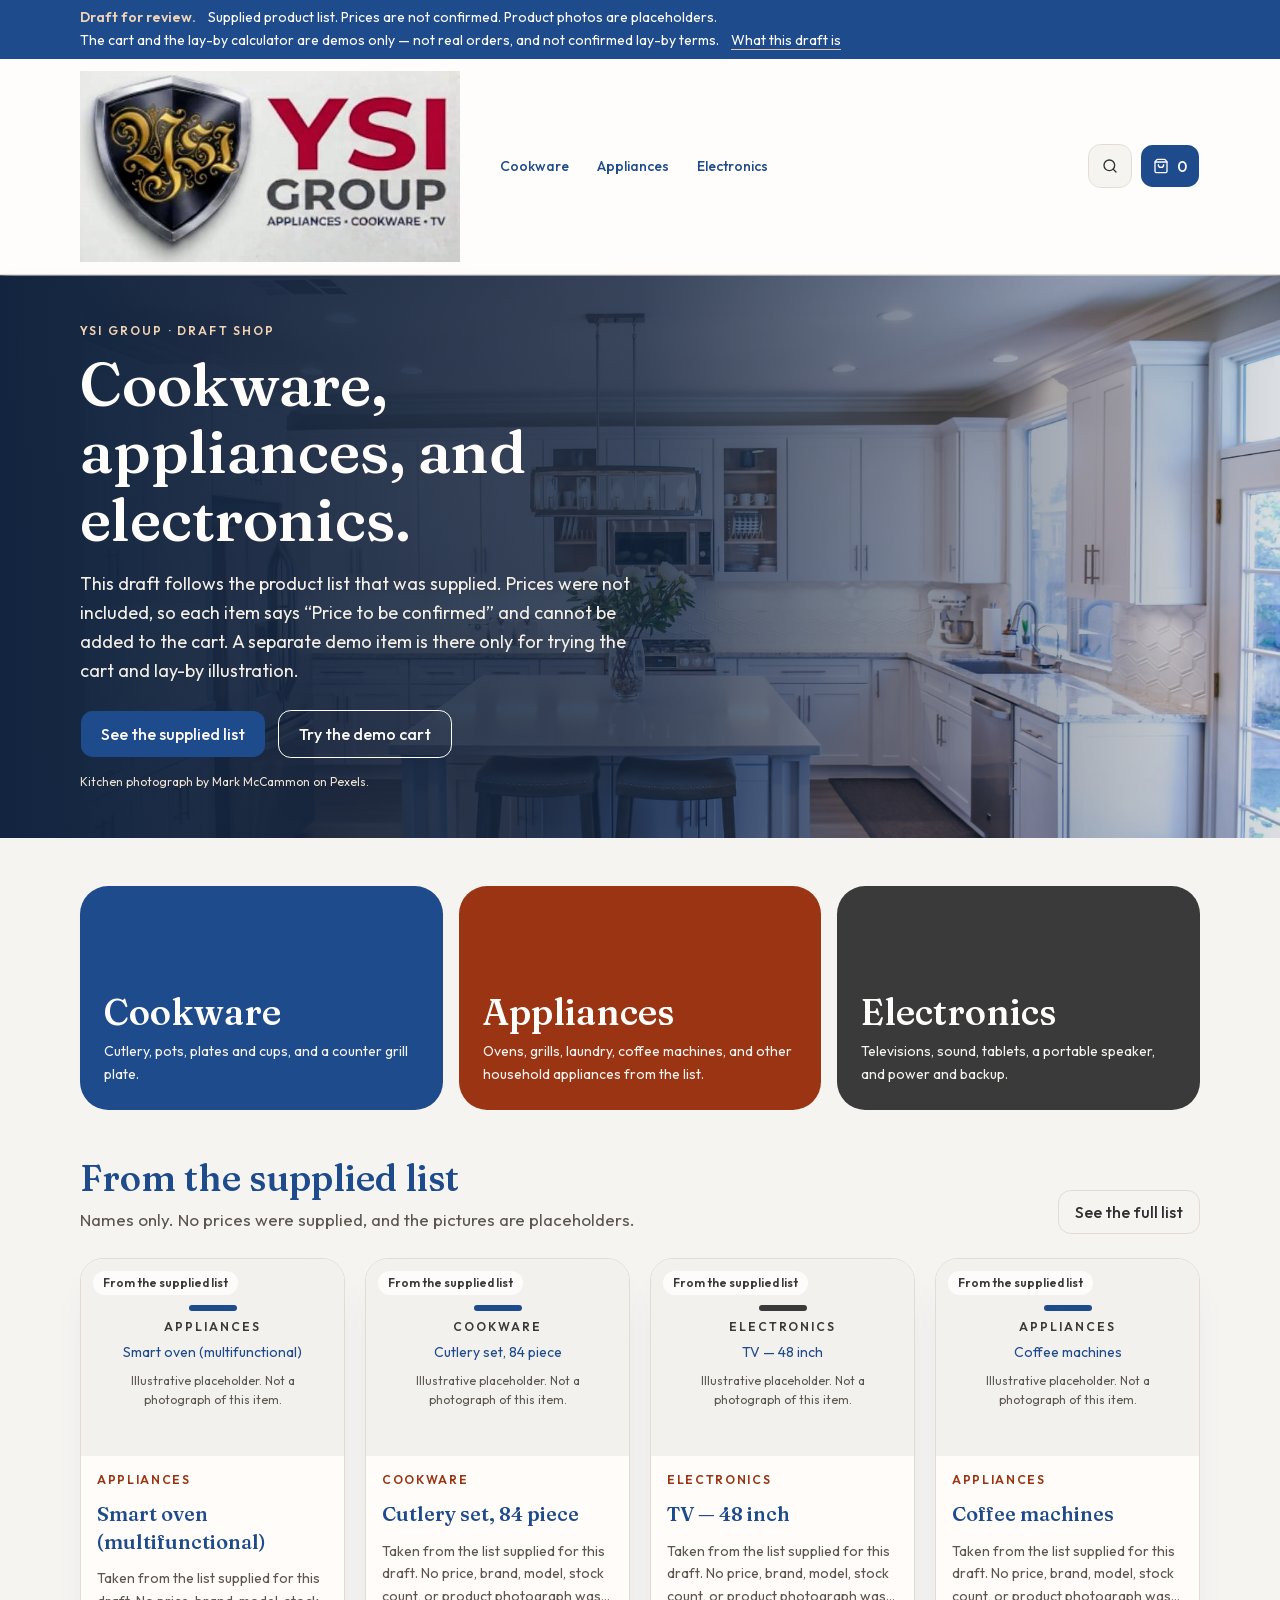
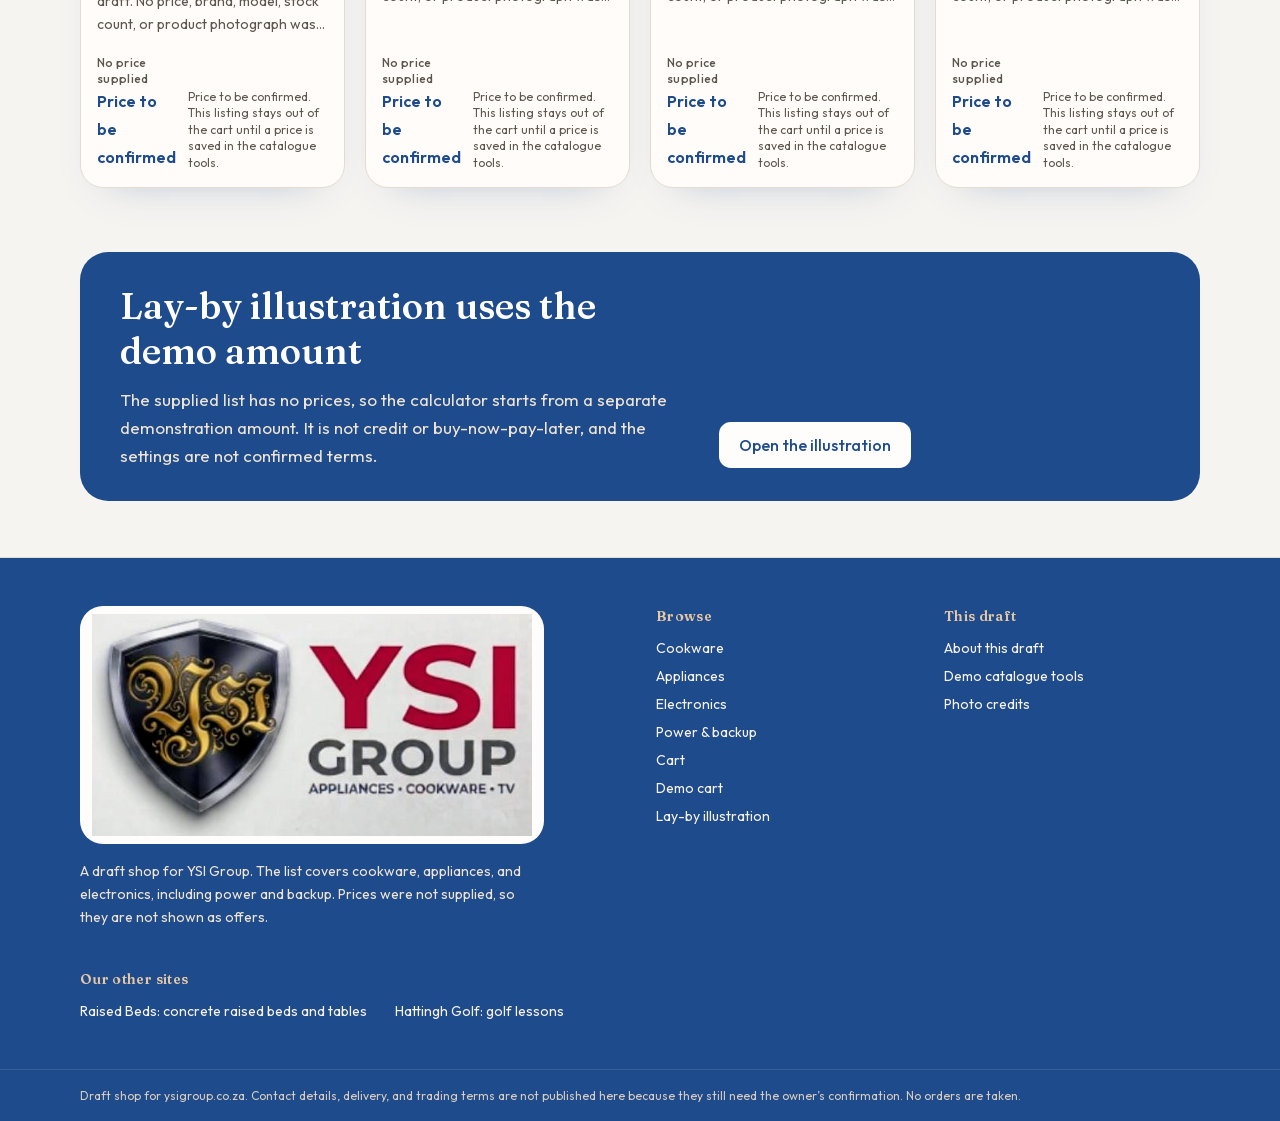
<file: index.html>
<!DOCTYPE html><html lang="en" class="_4LtYgq_variable _5PBLiG_variable h-full antialiased"><head><meta charSet="utf-8"/><meta name="viewport" content="width=device-width, initial-scale=1"/><link rel="preload" href="/_next/static/media/c0680f1bdb3a2e90-s.p.1gsd1jahc5dg_.woff2" as="font" crossorigin="" type="font/woff2"/><link rel="preload" href="/_next/static/media/edb99fec956915f8-s.p.32sris142tqlb.woff2" as="font" crossorigin="" type="font/woff2"/><link rel="preload" href="/images/ysi-logo.png" as="image"/><link rel="preload" as="image" href="/images/hero-kitchen.jpg"/><link rel="stylesheet" href="/_next/static/chunks/0e1dg0rxic3gm.css" data-precedence="next"/><link rel="preload" as="script" fetchPriority="low" href="/_next/static/chunks/3y705tc4v-41-.js"/><script src="/_next/static/chunks/2rv5jvl35qh22.js" async=""></script><script src="/_next/static/chunks/23e6jep2anmtk.js" async=""></script><script src="/_next/static/chunks/0zrcyuvl1kbvc.js" async=""></script><script src="/_next/static/chunks/turbopack-2u1d16houkiyo.js" async=""></script><script src="/_next/static/chunks/2srxvl7szm2lq.js" async=""></script><script src="/_next/static/chunks/3yb5p16ab48hy.js" async=""></script><script src="/_next/static/chunks/0mpraay5e1eo8.js" async=""></script><script src="/_next/static/chunks/2oakj0gcyv1wy.js" async=""></script><script src="/_next/static/chunks/1x6cd5xldhxh9.js" async=""></script><title>YSI Group — draft shop</title><meta name="description" content="Draft shop for YSI Group. The supplied list has no confirmed prices. Photos are placeholders. The cart and lay-by calculator are demos only."/><meta name="robots" content="noindex, nofollow"/><link rel="icon" href="/favicon.ico?favicon.1kpxscde28p2x.ico" sizes="48x48" type="image/x-icon"/><meta name="next-size-adjust" content=""/><script src="/_next/static/chunks/0cz1d0mv5g_q7.js" noModule=""></script></head><body class="flex min-h-full flex-col bg-background text-foreground"><div hidden=""><!--$--><!--/$--></div><a href="#content" class="skip-link">Skip to content</a><div class="bg-navy text-[#fffdfb]"><p class="mx-auto flex max-w-6xl flex-wrap items-center gap-x-3 gap-y-1 px-4 py-2 text-sm leading-snug"><span class="font-semibold text-[#f0d2b4]">Draft for review.</span><span>Supplied product list. Prices are not confirmed. Product photos are placeholders.</span><span>The cart and the lay-by calculator are demos only — not real orders, and not confirmed lay-by terms.</span><a class="underline decoration-[#e7c7a4] underline-offset-4" href="/draft/">What this draft is</a></p></div><header class="sticky top-0 z-40 border-b border-border bg-[#fffdfb]/95 backdrop-blur"><div class="mx-auto flex max-w-6xl flex-wrap items-center gap-x-3 gap-y-2 px-4 py-3"><button data-slot="sheet-trigger" data-variant="outline" data-size="icon" class="group/button inline-flex shrink-0 items-center justify-center rounded-lg border bg-clip-padding text-sm font-medium whitespace-nowrap transition-all outline-none select-none focus-visible:border-ring focus-visible:ring-3 focus-visible:ring-ring/50 active:not-aria-[haspopup]:translate-y-px disabled:pointer-events-none disabled:opacity-50 aria-invalid:border-destructive aria-invalid:ring-3 aria-invalid:ring-destructive/20 dark:aria-invalid:border-destructive/50 dark:aria-invalid:ring-destructive/40 [&amp;_svg]:pointer-events-none [&amp;_svg]:shrink-0 [&amp;_svg:not([class*=&#x27;size-&#x27;])]:size-4 border-border bg-background hover:bg-muted hover:text-foreground aria-expanded:bg-muted aria-expanded:text-foreground dark:border-input dark:bg-input/30 dark:hover:bg-input/50 size-11 md:hidden" aria-label="Open menu" type="button" aria-haspopup="dialog" aria-expanded="false" data-state="closed"><svg xmlns="http://www.w3.org/2000/svg" width="24" height="24" viewBox="0 0 24 24" fill="none" stroke="currentColor" stroke-width="2" stroke-linecap="round" stroke-linejoin="round" class="lucide lucide-menu" aria-hidden="true"><path d="M4 5h16"></path><path d="M4 12h16"></path><path d="M4 19h16"></path></svg></button><a class="order-last w-full rounded-md focus-visible:outline-2 focus-visible:outline-offset-4 focus-visible:outline-copper md:order-none md:w-auto" href="/"><img src="/images/ysi-logo.png" alt="YSI Group. Appliances, cookware, TV." width="571" height="288" class="h-auto w-full max-w-[440px] object-contain object-left md:w-[380px]"/></a><nav class="ml-4 hidden items-center gap-1 md:flex" aria-label="Primary"><a class="rounded-full px-3 py-2 text-sm font-medium text-navy hover:bg-secondary" href="/cookware/">Cookware</a><a class="rounded-full px-3 py-2 text-sm font-medium text-navy hover:bg-secondary" href="/appliances/">Appliances</a><a class="rounded-full px-3 py-2 text-sm font-medium text-navy hover:bg-secondary" href="/electronics/">Electronics</a></nav><div class="ml-auto flex items-center gap-2"><a aria-label="Search the supplied list" data-slot="button" data-variant="outline" data-size="icon" class="group/button shrink-0 items-center justify-center rounded-lg border bg-clip-padding text-sm font-medium whitespace-nowrap transition-all outline-none select-none focus-visible:border-ring focus-visible:ring-3 focus-visible:ring-ring/50 active:not-aria-[haspopup]:translate-y-px disabled:pointer-events-none disabled:opacity-50 aria-invalid:border-destructive aria-invalid:ring-3 aria-invalid:ring-destructive/20 dark:aria-invalid:border-destructive/50 dark:aria-invalid:ring-destructive/40 [&amp;_svg]:pointer-events-none [&amp;_svg]:shrink-0 [&amp;_svg:not([class*=&#x27;size-&#x27;])]:size-4 border-border bg-background hover:bg-muted hover:text-foreground aria-expanded:bg-muted aria-expanded:text-foreground dark:border-input dark:bg-input/30 dark:hover:bg-input/50 size-11 hidden sm:inline-flex" href="/shop/#catalogue-search"><svg xmlns="http://www.w3.org/2000/svg" width="24" height="24" viewBox="0 0 24 24" fill="none" stroke="currentColor" stroke-width="2" stroke-linecap="round" stroke-linejoin="round" class="lucide lucide-search" aria-hidden="true"><path d="m21 21-4.34-4.34"></path><circle cx="11" cy="11" r="8"></circle></svg></a><button data-slot="button" data-variant="default" data-size="default" class="group/button inline-flex shrink-0 items-center justify-center rounded-lg border border-transparent bg-clip-padding font-medium whitespace-nowrap transition-all outline-none select-none focus-visible:border-ring focus-visible:ring-3 focus-visible:ring-ring/50 active:not-aria-[haspopup]:translate-y-px disabled:pointer-events-none disabled:opacity-50 aria-invalid:border-destructive aria-invalid:ring-3 aria-invalid:ring-destructive/20 dark:aria-invalid:border-destructive/50 dark:aria-invalid:ring-destructive/40 [&amp;_svg]:pointer-events-none [&amp;_svg]:shrink-0 [&amp;_svg:not([class*=&#x27;size-&#x27;])]:size-4 bg-primary text-primary-foreground hover:bg-primary/80 h-11 text-base has-data-[icon=inline-end]:pr-3 has-data-[icon=inline-start]:pl-3 min-w-11 gap-2 px-3" aria-label="Open cart"><svg xmlns="http://www.w3.org/2000/svg" width="24" height="24" viewBox="0 0 24 24" fill="none" stroke="currentColor" stroke-width="2" stroke-linecap="round" stroke-linejoin="round" class="lucide lucide-shopping-bag" aria-hidden="true"><path d="M16 10a4 4 0 0 1-8 0"></path><path d="M3.103 6.034h17.794"></path><path d="M3.4 5.467a2 2 0 0 0-.4 1.2V20a2 2 0 0 0 2 2h14a2 2 0 0 0 2-2V6.667a2 2 0 0 0-.4-1.2l-2-2.667A2 2 0 0 0 17 2H7a2 2 0 0 0-1.6.8z"></path></svg><span class="tabular-nums"></span></button></div></div></header><main id="content" class="flex-1"><!--$?--><template id="B:0"></template><div class="mx-auto max-w-6xl px-4 py-8" aria-busy="true" aria-live="polite"><p class="text-sm text-muted-foreground">Loading the draft catalogue…</p><div class="mt-6 grid gap-4 sm:grid-cols-2 lg:grid-cols-3"><div class="h-80 animate-pulse rounded-2xl bg-cream-deep"></div><div class="h-80 animate-pulse rounded-2xl bg-cream-deep"></div><div class="h-80 animate-pulse rounded-2xl bg-cream-deep"></div><div class="h-80 animate-pulse rounded-2xl bg-cream-deep"></div><div class="h-80 animate-pulse rounded-2xl bg-cream-deep"></div><div class="h-80 animate-pulse rounded-2xl bg-cream-deep"></div></div></div><!--/$--><!--$--><!--/$--></main><footer class="mt-auto border-t border-border bg-navy text-[#f7f3ec]"><div class="mx-auto max-w-6xl px-4 py-12"><div class="grid gap-8 sm:grid-cols-2 lg:grid-cols-4"><div class="sm:col-span-2"><div class="inline-flex rounded-2xl bg-[#fffdfb] px-3 py-2"><img src="/images/ysi-logo.png" alt="YSI Group. Appliances, cookware, TV." width="571" height="288" class="h-auto max-w-[440px] object-contain object-left w-[min(100%,440px)] md:w-[440px]"/></div><p class="mt-4 max-w-md text-sm leading-relaxed text-[#efe4d4]">A draft shop for YSI Group. The list covers cookware, appliances, and electronics, including power and backup. Prices were not supplied, so they are not shown as offers.</p></div><div><h2 class="text-sm font-semibold tracking-wide text-[#e7c7a4]">Browse</h2><ul class="mt-3 space-y-2 text-sm"><li><a class="underline-offset-4 hover:underline" href="/cookware/">Cookware</a></li><li><a class="underline-offset-4 hover:underline" href="/appliances/">Appliances</a></li><li><a class="underline-offset-4 hover:underline" href="/electronics/">Electronics</a></li><li><a class="underline-offset-4 hover:underline" href="/electronics/?group=power-backup">Power &amp; backup</a></li><li><a class="underline-offset-4 hover:underline" href="/cart/">Cart</a></li><li><a class="underline-offset-4 hover:underline" href="/demo/">Demo cart</a></li><li><a class="underline-offset-4 hover:underline" href="/lay-by/">Lay-by illustration</a></li></ul></div><div><h2 class="text-sm font-semibold tracking-wide text-[#e7c7a4]">This draft</h2><ul class="mt-3 space-y-2 text-sm"><li><a class="underline-offset-4 hover:underline" href="/draft/">About this draft</a></li><li><a class="underline-offset-4 hover:underline" href="/admin/">Demo catalogue tools</a></li><li><a class="underline-offset-4 hover:underline" href="/draft/#credits">Photo credits</a></li></ul></div></div><nav class="mt-10" aria-label="Our other sites"><h2 class="text-sm font-semibold tracking-wide text-[#e7c7a4]">Our other sites</h2><ul class="mt-3 flex flex-wrap gap-x-7 gap-y-2 text-sm"><li><a class="underline-offset-4 hover:underline" href="https://www.raisedbeds.co.za">Raised Beds: concrete raised beds and tables</a></li><li><a class="underline-offset-4 hover:underline" href="https://www.hattinghgolf.com">Hattingh Golf: golf lessons</a></li></ul></nav></div><div class="border-t border-white/10"><p class="mx-auto max-w-6xl px-4 py-4 text-xs leading-relaxed text-[#d9cbbd]">Draft shop for ysigroup.co.za. Contact details, delivery, and trading terms are not published here because they still need the owner’s confirmation. No orders are taken.</p></div></footer><script>requestAnimationFrame(function(){$RT=performance.now()});</script><script id="_R_">(globalThis["TURBOPACK"] || (globalThis["TURBOPACK"] = [])).push({"otherChunks":["static/chunks/3y705tc4v-41-.js","static/chunks/2rv5jvl35qh22.js","static/chunks/23e6jep2anmtk.js","static/chunks/0zrcyuvl1kbvc.js"],"runtimeModuleIds":[94553]});</script><script src="/_next/static/chunks/3y705tc4v-41-.js" async=""></script><div hidden id="S:0"><div><section class="relative min-h-[34rem] overflow-hidden bg-navy-deep text-[#fffdfb]"><div class="absolute inset-0"><img src="/images/hero-kitchen.jpg" alt="A bright kitchen with white cupboards, a central island, and stainless appliances" class="h-full w-full object-cover"/><div class="absolute inset-0 bg-gradient-to-t from-[#12243f] via-[#12243f]/75 to-[#12243f]/20 md:bg-gradient-to-r md:from-[#12243f] md:via-[#12243f]/80 md:to-[#12243f]/15"></div></div><div class="relative mx-auto flex min-h-[34rem] max-w-6xl items-end px-4 py-12 md:items-center"><div class="max-w-xl"><p class="text-xs font-semibold tracking-[0.18em] text-[#f0d2b4] uppercase">YSI Group · draft shop</p><h1 class="mt-3 font-heading text-[2.6rem] leading-[1.12] sm:text-6xl">Cookware, appliances, and electronics.</h1><p class="mt-4 text-lg leading-relaxed text-[#f4efe7]">This draft follows the product list that was supplied. Prices were not included, so each item says “Price to be confirmed” and cannot be added to the cart. A separate demo item is there only for trying the cart and lay-by illustration.</p><div class="mt-6 flex flex-col gap-3 sm:flex-row"><a data-slot="button" data-variant="default" data-size="lg" class="group/button inline-flex shrink-0 items-center justify-center rounded-lg border border-transparent bg-clip-padding font-medium whitespace-nowrap transition-all outline-none select-none focus-visible:border-ring focus-visible:ring-3 focus-visible:ring-ring/50 active:not-aria-[haspopup]:translate-y-px disabled:pointer-events-none disabled:opacity-50 aria-invalid:border-destructive aria-invalid:ring-3 aria-invalid:ring-destructive/20 dark:aria-invalid:border-destructive/50 dark:aria-invalid:ring-destructive/40 [&amp;_svg]:pointer-events-none [&amp;_svg]:shrink-0 [&amp;_svg:not([class*=&#x27;size-&#x27;])]:size-4 bg-primary text-primary-foreground hover:bg-primary/80 h-12 gap-2 px-5 text-base has-data-[icon=inline-end]:pr-4 has-data-[icon=inline-start]:pl-4" href="/shop/">See the supplied list</a><a data-slot="button" data-variant="outline" data-size="lg" class="group/button inline-flex shrink-0 items-center justify-center rounded-lg border bg-clip-padding font-medium whitespace-nowrap transition-all outline-none select-none focus-visible:border-ring focus-visible:ring-3 focus-visible:ring-ring/50 active:not-aria-[haspopup]:translate-y-px disabled:pointer-events-none disabled:opacity-50 aria-invalid:border-destructive aria-invalid:ring-3 aria-invalid:ring-destructive/20 dark:aria-invalid:border-destructive/50 dark:aria-invalid:ring-destructive/40 [&amp;_svg]:pointer-events-none [&amp;_svg]:shrink-0 [&amp;_svg:not([class*=&#x27;size-&#x27;])]:size-4 hover:text-foreground aria-expanded:bg-muted aria-expanded:text-foreground dark:border-input dark:bg-input/30 dark:hover:bg-input/50 h-12 gap-2 px-5 text-base has-data-[icon=inline-end]:pr-4 has-data-[icon=inline-start]:pl-4 border-[#fffdfb] bg-transparent text-[#fffdfb] hover:bg-white/10" href="/demo/">Try the demo cart</a></div><p class="mt-4 text-xs text-[#efe4d4]">Kitchen photograph by <!-- -->Mark McCammon<!-- --> on Pexels.</p></div></div></section><section class="mx-auto max-w-6xl px-4 py-12"><div class="grid gap-4 md:grid-cols-3"><a class="flex min-h-56 flex-col justify-end rounded-3xl p-6 text-[#fffdfb] bg-navy focus-visible:outline-2 focus-visible:outline-offset-4 focus-visible:outline-orange" href="/cookware/"><h2 class="font-heading text-4xl">Cookware</h2><p class="mt-2 text-sm leading-relaxed text-[#f6f4f1]">Cutlery, pots, plates and cups, and a counter grill plate.</p></a><a class="flex min-h-56 flex-col justify-end rounded-3xl p-6 text-[#fffdfb] bg-orange-deep focus-visible:outline-2 focus-visible:outline-offset-4 focus-visible:outline-orange" href="/appliances/"><h2 class="font-heading text-4xl">Appliances</h2><p class="mt-2 text-sm leading-relaxed text-[#f6f4f1]">Ovens, grills, laundry, coffee machines, and other household appliances from the list.</p></a><a class="flex min-h-56 flex-col justify-end rounded-3xl p-6 text-[#fffdfb] bg-charcoal focus-visible:outline-2 focus-visible:outline-offset-4 focus-visible:outline-orange" href="/electronics/"><h2 class="font-heading text-4xl">Electronics</h2><p class="mt-2 text-sm leading-relaxed text-[#f6f4f1]">Televisions, sound, tablets, a portable speaker, and power and backup.</p></a></div></section><section class="mx-auto max-w-6xl px-4 pb-4"><div class="flex flex-wrap items-end justify-between gap-3"><div><h2 class="font-heading text-3xl text-navy sm:text-4xl">From the supplied list</h2><p class="mt-2 max-w-xl text-muted-foreground">Names only. No prices were supplied, and the pictures are placeholders.</p></div><a data-slot="button" data-variant="outline" data-size="default" class="group/button inline-flex shrink-0 items-center justify-center rounded-lg border bg-clip-padding font-medium whitespace-nowrap transition-all outline-none select-none focus-visible:border-ring focus-visible:ring-3 focus-visible:ring-ring/50 active:not-aria-[haspopup]:translate-y-px disabled:pointer-events-none disabled:opacity-50 aria-invalid:border-destructive aria-invalid:ring-3 aria-invalid:ring-destructive/20 dark:aria-invalid:border-destructive/50 dark:aria-invalid:ring-destructive/40 [&amp;_svg]:pointer-events-none [&amp;_svg]:shrink-0 [&amp;_svg:not([class*=&#x27;size-&#x27;])]:size-4 border-border bg-background hover:bg-muted hover:text-foreground aria-expanded:bg-muted aria-expanded:text-foreground dark:border-input dark:bg-input/30 dark:hover:bg-input/50 h-11 gap-2 px-4 text-base has-data-[icon=inline-end]:pr-3 has-data-[icon=inline-start]:pl-3" href="/shop/">See the full list</a></div><div class="mx-auto max-w-6xl px-4 py-8" aria-busy="true" aria-live="polite"><p class="text-sm text-muted-foreground">Loading the draft catalogue…</p><div class="mt-6 grid gap-4 sm:grid-cols-2 lg:grid-cols-3"><div class="h-80 animate-pulse rounded-2xl bg-cream-deep"></div><div class="h-80 animate-pulse rounded-2xl bg-cream-deep"></div><div class="h-80 animate-pulse rounded-2xl bg-cream-deep"></div><div class="h-80 animate-pulse rounded-2xl bg-cream-deep"></div><div class="h-80 animate-pulse rounded-2xl bg-cream-deep"></div><div class="h-80 animate-pulse rounded-2xl bg-cream-deep"></div></div></div></section><section class="mx-auto mt-12 max-w-6xl px-4 pb-14"><div class="grid gap-6 rounded-3xl bg-navy px-6 py-8 text-[#fffdfb] md:grid-cols-[1.3fr_1fr] md:px-10"><div><h2 class="font-heading text-3xl leading-tight sm:text-4xl">Lay-by illustration uses the demo amount</h2><p class="mt-3 leading-relaxed text-[#efe4d4]">The supplied list has no prices, so the calculator starts from a separate demonstration amount. It is not credit or buy-now-pay-later, and the settings are not confirmed terms.</p></div><div class="flex items-end"><a data-slot="button" data-variant="default" data-size="lg" class="group/button inline-flex shrink-0 items-center justify-center rounded-lg border border-transparent bg-clip-padding font-medium whitespace-nowrap transition-all outline-none select-none focus-visible:border-ring focus-visible:ring-3 focus-visible:ring-ring/50 active:not-aria-[haspopup]:translate-y-px disabled:pointer-events-none disabled:opacity-50 aria-invalid:border-destructive aria-invalid:ring-3 aria-invalid:ring-destructive/20 dark:aria-invalid:border-destructive/50 dark:aria-invalid:ring-destructive/40 [&amp;_svg]:pointer-events-none [&amp;_svg]:shrink-0 [&amp;_svg:not([class*=&#x27;size-&#x27;])]:size-4 h-12 gap-2 px-5 text-base has-data-[icon=inline-end]:pr-4 has-data-[icon=inline-start]:pl-4 bg-[#fffdfb] text-navy hover:bg-[#f3e7d6]" href="/lay-by/">Open the illustration</a></div></div></section></div></div><script>$RB=[];$RV=function(a){$RT=performance.now();for(var b=0;b<a.length;b+=2){var c=a[b],e=a[b+1];null!==e.parentNode&&e.parentNode.removeChild(e);var f=c.parentNode;if(f){var g=c.previousSibling,h=0;do{if(c&&8===c.nodeType){var d=c.data;if("/$"===d||"/&"===d)if(0===h)break;else h--;else"$"!==d&&"$?"!==d&&"$~"!==d&&"$!"!==d&&"&"!==d||h++}d=c.nextSibling;f.removeChild(c);c=d}while(c);for(;e.firstChild;)f.insertBefore(e.firstChild,c);g.data="$";g._reactRetry&&requestAnimationFrame(g._reactRetry)}}a.length=0};
$RC=function(a,b){if(b=document.getElementById(b))(a=document.getElementById(a))?(a.previousSibling.data="$~",$RB.push(a,b),2===$RB.length&&("number"!==typeof $RT?requestAnimationFrame($RV.bind(null,$RB)):(a=performance.now(),setTimeout($RV.bind(null,$RB),2300>a&&2E3<a?2300-a:$RT+300-a)))):b.parentNode.removeChild(b)};$RC("B:0","S:0")</script><script>(self.__next_f=self.__next_f||[]).push([0])</script><script>self.__next_f.push([1,"1:\"$Sreact.fragment\"\n2:\"/_next/static/chunks/2srxvl7szm2lq.js\"\n3:\"/_next/static/chunks/3yb5p16ab48hy.js\"\n4:\"/_next/static/chunks/0mpraay5e1eo8.js\"\n5:I[28739,[\"$2\",\"$3\",\"$4\"],\"Providers\"]\n6:I[22016,[\"$2\",\"$3\",\"$4\"],\"\"]\n7:I[48303,[\"$2\",\"$3\",\"$4\"],\"SiteHeader\"]\n8:I[39756,[\"$2\",\"$3\",\"$4\"],\"default\"]\n9:\"/_next/static/chunks/2oakj0gcyv1wy.js\"\na:I[8821,[\"$2\",\"$3\",\"$4\",\"$9\"],\"default\"]\nb:I[37457,[\"$2\",\"$3\",\"$4\"],\"default\"]\n13:I[68027,[\"$2\",\"$3\",\"$4\"],\"default\",1]\n:HL[\"/_next/static/chunks/0e1dg0rxic3gm.css\",\"style\"]\n:HL[\"/_next/static/media/c0680f1bdb3a2e90-s.p.1gsd1jahc5dg_.woff2\",\"font\",{\"crossOrigin\":\"\",\"type\":\"font/woff2\"}]\n:HL[\"/_next/static/media/edb99fec956915f8-s.p.32sris142tqlb.woff2\",\"font\",{\"crossOrigin\":\"\",\"type\":\"font/woff2\"}]\n:HL[\"/images/ysi-logo.png\",\"image\"]\n10:[[\"children\",{\"s\":\"__PAGE__\",\"h\":512,\"d\":{\"r\":\"$L11\",\"p\":false,\"v\":null}}]]\n0:{\"P\":null,\"c\":[\"\",\"\"],\"q\":\"\",\"i\":false,\"t\":{\"t\":{\"s\":\"\",\"h\":528,\"d\":{\"r\":[\"$\",\"$1\",\"c\",{\"children\":[[[\"$\",\"link\",\"0\",{\"rel\":\"stylesheet\",\"href\":\"/_next/static/chunks/0e1dg0rxic3gm.css\",\"precedence\":\"next\",\"crossOrigin\":\"$undefined\",\"nonce\":\"$undefined\"}],[\"$\",\"script\",\"script-0\",{\"src\":\"/_next/static/chunks/2srxvl7szm2lq.js\",\"async\":true,\"nonce\":\"$undefined\"}],[\"$\",\"script\",\"script-1\",{\"src\":\"/_next/static/chunks/3yb5p16ab48hy.js\",\"async\":true,\"nonce\":\"$undefined\"}],[\"$\",\"script\",\"script-2\",{\"src\":\"/_next/static/chunks/0mpraay5e1eo8.js\",\"async\":true,\"nonce\":\"$undefined\"}]],[\"$\",\"html\",null,{\"lang\":\"en\",\"className\":\"_4LtYgq_variable _5PBLiG_variable h-full antialiased\",\"children\":[\"$\",\"body\",null,{\"className\":\"flex min-h-full flex-col bg-background text-foreground\",\"children\":[[\"$\",\"a\",null,{\"href\":\"#content\",\"className\":\"skip-link\",\"children\":\"Skip to content\"}],[\"$\",\"$L5\",null,{\"children\":[[\"$\",\"div\",null,{\"className\":\"bg-navy text-[#fffdfb]\",\"children\":[\"$\",\"p\",null,{\"className\":\"mx-auto flex max-w-6xl flex-wrap items-center gap-x-3 gap-y-1 px-4 py-2 text-sm leading-snug\",\"children\":[[\"$\",\"span\",null,{\"className\":\"font-semibold text-[#f0d2b4]\",\"children\":\"Draft for review.\"}],[\"$\",\"span\",null,{\"children\":\"Supplied product list. Prices are not confirmed. Product photos are placeholders.\"}],[\"$\",\"span\",null,{\"children\":\"The cart and the lay-by calculator are demos only — not real orders, and not confirmed lay-by terms.\"}],[\"$\",\"$L6\",null,{\"href\":\"/draft\",\"className\":\"underline decoration-[#e7c7a4] underline-offset-4\",\"children\":\"What this draft is\"}]]}]}],[\"$\",\"$L7\",null,{}],[\"$\",\"main\",null,{\"id\":\"content\",\"className\":\"flex-1\",\"children\":[\"$\",\"$L8\",null,{\"parallelRouterKey\":\"children\",\"error\":\"$a\",\"errorStyles\":[],\"errorScripts\":[[\"$\",\"script\",\"script-0\",{\"src\":\"/_next/static/chunks/2oakj0gcyv1wy.js\",\"async\":true,\"nonce\":\"$undefined\"}]],\"template\":[\"$\",\"$Lb\",null,{}],\"templateStyles\":\"$undefined\",\"templateScripts\":\"$undefined\",\"notFound\":[[\"$\",\"div\",null,{\"className\":\"mx-auto max-w-xl px-4 py-20 text-center\",\"children\":[[\"$\",\"h1\",null,{\"className\":\"font-heading text-4xl text-navy\",\"children\":\"That page is not in the draft\"}],[\"$\",\"p\",null,{\"className\":\"mt-3 text-muted-foreground\",\"children\":\"The address does not match a page in this shop preview.\"}],[\"$\",\"$L6\",null,{\"href\":\"/\",\"children\":\"Back to the draft home\",\"data-slot\":\"button\",\"data-variant\":\"default\",\"data-size\":\"default\",\"className\":\"group/button inline-flex shrink-0 items-center justify-center rounded-lg border border-transparent bg-clip-padding font-medium whitespace-nowrap transition-all outline-none select-none focus-visible:border-ring focus-visible:ring-3 focus-visible:ring-ring/50 active:not-aria-[haspopup]:translate-y-px disabled:pointer-events-none disabled:opacity-50 aria-invalid:border-destructive aria-invalid:ring-3 aria-invalid:ring-destructive/20 dark:aria-invalid:border-destructive/50 dark:aria-invalid:ring-destructive/40 [\u0026_svg]:pointer-events-none [\u0026_svg]:shrink-0 [\u0026_svg:not([class*='size-'])]:size-4 bg-primary text-primary-foreground hover:bg-primary/80 h-11 gap-2 px-4 text-base has-data-[icon=inline-end]:pr-3 has-data-[icon=inline-start]:pl-3 mt-6\",\"ref\":null}]]}],[]],\"forbidden\":\"$undefined\",\"unauthorized\":\"$undefined\"}]}],[\"$\",\"footer\",null,{\"className\":\"mt-auto border-t border-border bg-navy text-[#f7f3ec]\",\"children\":[[\"$\",\"div\",null,{\"className\":\"mx-auto max-w-6xl px-4 py-12\",\"children\":[[\"$\",\"div\",null,{\"className\":\"grid gap-8 sm:grid-cols-2 lg:grid-cols-4\",\"children\":[[\"$\",\"div\",null,{\"className\":\"sm:col-span-2\",\"children\":[[\"$\",\"div\",null,{\"className\":\"inline-flex rounded-2xl bg-[#fffdfb] px-3 py-2\",\"children\":[\"$\",\"img\",null,{\"src\":\"/images/ysi-logo.png\",\"alt\":\"YSI Group. Appliances, cookware, TV.\",\"width\":571,\"height\":288,\"className\":\"h-auto max-w-[440px] object-contain object-left w-[min(100%,440px)] md:w-[440px]\"}]}],[\"$\",\"p\",null,{\"className\":\"mt-4 max-w-md text-sm leading-relaxed text-[#efe4d4]\",\"children\":\"A draft shop for YSI Group. The list covers cookware, appliances, and electronics, including power and backup. Prices were not supplied, so they are not shown as offers.\"}]]}],[\"$\",\"div\",null,{\"children\":[[\"$\",\"h2\",null,{\"className\":\"text-sm font-semibold tracking-wide text-[#e7c7a4]\",\"children\":\"Browse\"}],\"$Lc\"]}],\"$Ld\"]}],\"$Le\"]}],\"$Lf\"]}]]}]]}]}]]}],\"p\":false,\"v\":null},\"c\":\"$Q10\"},\"h\":{\"r\":\"$L12\",\"p\":false,\"v\":null}},\"m\":\"$undefined\",\"G\":[\"$13\",[\"$L14\"]],\"S\":true,\"r\":\"$undefined\",\"s\":\"$undefined\",\"a\":\"$undefined\",\"l\":\"$undefined\",\"p\":\"$undefined\",\"d\":\"$undefined\",\"b\":\"EhTMR-h0ozaPAtE5s_P6b\"}\n15:\"$Sreact.suspense\"\n16:\"/_next/static/chunks/1x6cd5xldhxh9.js\"\n17:I[71549,[\"$2\",\"$3\",\"$4\",\"$16\"],\"HomeView\"]\n18:I[97367,[\"$2\",\"$3\",\"$4\"],\"OutletBoundary\"]\n1a:\"ViewportBoundary\"\n1b:I[97367,[\"$2\",\"$3\",\"$4\"],\"$1a\"]\n1d:\"MetadataBoundary\"\n1e:I[97367,[\"$2\",\"$3\",\"$4\"],\"$1d\"]\nc:[\"$\",\"ul\",null,{\"className\":\"mt-3 space-y-2 text-sm\",\"children\":[[\"$\",\"li\",null,{\"children\":[\"$\",\"$L6\",null,{\"className\":\"underline-offset-4 hover:underline\",\"href\":\"/cookware\",\"children\":\"Cookware\"}]}],[\"$\",\"li\",null,{\"children\":[\"$\",\"$L6\",null,{\"className\":\"underline-offset-4 hover:underline\",\"href\":\"/appliances\",\"children\":\"Appliances\"}]}],[\"$\",\"li\",null,{\"children\":[\"$\",\"$L6\",null,{\"className\":\"underline-offset-4 hover:underline\",\"href\":\"/electronics\",\"children\":\"Electronics\"}]}],[\"$\",\"li\",null,{\"children\":[\"$\",\"$L6\",null,{\"className\":\"underline-offset-4 hover:underline\",\"href\":\"/electronics?group=power-backup\",\"children\":\"Power \u0026 backup\"}]}],[\"$\",\"li\",null,{\"children\":[\"$\",\"$L6\",null,{\"className\":\"underline-offset-4 hover:underline\",\"href\":\"/cart\",\"children\":\"Cart\"}]}],[\"$\",\"li\",null,{\"children\":[\"$\",\"$L6\",null,{\"className\":\"underline-offset-4 hover:underline\",\"href\":\"/demo\",\"children\":\"Demo cart\"}]}],[\"$\",\"li\",null,{\"children\":[\"$\",\"$L6\",null,{\"className\":\"underline-offset-4 hover:underline\",\"href\":\"/lay-by\",\"children\":\"Lay-by illustration\"}]}]]}]\nd:[\"$\",\"div\",null,{\"children\":[[\"$\",\"h2\",null,{\"className\":\"text-sm font-semibold tracking-wide text-[#e7c7a4]\",\"children\":\"This draft\"}],[\"$\",\"ul\",null,{\"className\":\"mt-3 space-y-2 text-sm\",\"children\":[[\"$\",\"li\",null,{\"children\":[\"$\",\"$L6\",null,{\"className\":\"underline-offset-4 hover:underline\",\"href\":\"/draft\",\"children\":\"About this draft\"}]}],[\"$\",\"li\",null,{\"children\":[\"$\",\"$L6\",null,{\"className\":\"underline-offset-4 hover:underline\",\"href\":\"/admin\",\"children\":\"Demo catalogue tools\"}]}],[\"$\",\"li\",null,{\"children\":[\"$\",\"$L6\",null,{\"className\":\"underline-offset-4 hover:underline\",\"href\":\"/draft#credits\",\"children\":\"Photo credits\"}]}]]}]]}]\ne:[\"$\",\"nav\",null,{\"className\":\"mt-10\",\"aria-label\":\"Our other sites\",\"children\":[[\"$\",\"h2\",null,{\"className\":\"text-sm font-semibold tracking-wide text-[#e7c7a4]\",\"children\":\"Our other sites\"}],[\"$\",\"ul\",null,{\"className\":\"mt-3 flex flex-wrap gap-x-7 gap-y-2 text-sm\",\"children\":[[\"$\",\"li\",null,{\"children\":[\"$\",\"a\",null,{\"className\":\"underline-offset-4 hover:underline\",\"href\":\"https://www.raisedbeds.co.za\",\"children\":\"Raised Beds: concrete raised beds and tables\"}]}],[\"$\",\"li\",null,{\"children\":[\"$\",\"a\",null,{\"className\":\"underline-offset-4 hover:underline\",\"href\":\"https://www.hattinghgolf.com\",\"children\":\"Hattingh Golf: golf lessons\"}]}]]}]]}]\nf:[\"$\",\"div\",null,{\"className\":\"border-t border-white/10\",\"children\":[\"$\",\"p\",null,{\"className\":\"mx-auto max-w-6xl px-4 py-4 text-xs leading-relaxed text-[#d9cbbd]\",\"children\":\"Draft shop for ysigroup.co.za. Contact details, delivery, and trading terms are not published here because they still need the owner’s confirmation. No orders are taken.\"}]}]\n11:[\"$\",\"$1\",\"c\",{\"children\":[[\"$\",\"$15\",null,{\"fallback\":[\"$\",\"div\",null,{\"className\":\"mx-auto max-w-6xl px-4 py-8\",\"aria-busy\":\"true\",\"aria-live\":\"polite\",\"children\":[[\"$\",\"p\",null,{\"className\":\"text-sm text-muted-foreground\",\"children\":\"Loading the draft catalogue…\"}],[\"$\",\"div\",null,{\"className\":\"mt-6 grid gap-4 sm:grid-cols-2 lg:grid-cols-3\",\"children\":[[\"$\",\"div\",\"0\",{\"className\":\"h-80 animate-pulse rounded-2xl bg-cream-deep\"}],[\"$\",\"div\",\"1\",{\"className\":\"h-80 animate-pulse rounded-2xl bg-cream-deep\"}],[\"$\",\"div\",\"2\",{\"className\":\"h-80 animate-pulse rounded-2xl bg-cream-deep\"}],[\"$\",\"div\",\"3\",{\"className\":\"h-80 animate-pulse rounded-2xl bg-cream-deep\"}],[\"$\",\"div\",\"4\",{\"className\":\"h-80 animate-pulse rounded-2xl bg-cream-deep\"}],[\"$\",\"div\",\"5\",{\"className\":\"h-80 animate-pulse rounded-2xl bg-cream-deep\"}]]}]]}],\"children\":[\"$\",\"$L17\",null,{}]}],[[\"$\",\"script\",\"script-0\",{\"src\":\"/_next/static/chunks/1x6cd5xldhxh9.js\",\"async\":true,\"nonce\":\"$undefined\"}]],[\"$\",\"$L18\",null,{\"children\":[\"$\",\"$15\",null,{\"name\":\"Next.MetadataOutlet\",\"children\":\"$@19\"}]}]]}]\n12:[\"$\",\"$1\",\"h\",{\"children\":[null,[\"$\",\"$L1b\",null,{\"children\":\"$L1c\"}],[\"$\",\"$L1e\",null,{\"children\":[[\"$\",\"div\",null,{\"hidden\":true,\"children\":[\"$\",\"$15\",null,{\"name\":\"Next.Metadata\",\"children\":\"$L1f\"}]}],null]}],[\"$\",\"meta\",null,{\"name\":\"next-size-adjust\",\"content\":\"\"}]]}]\n14:[\"$\",\"link\",\"0\",{\"rel\":\"stylesheet\",\"href\":\"/_next/static/chunks/0e1dg0rxic3gm.css\",\"precedence\":\"next\",\"crossOrigin\":\"$undefined\",\"nonce\":\"$undefined\"}]\n1c:[[\"$\",\"meta\",\"0\",{\"charSet\":\"utf-8\"}],[\"$\",\"meta\",\"1\",{\"name\":\"viewport\",\"content\":\"width=device-width, initial-scale=1\"}]]\n20:I[27201,[\"$2\",\"$3\",\"$4\"],\"IconMark\"]\n19:null\n1f:[[\"$\",\"title\",\"0\",{\"children\":\"YSI Group — draft shop\"}],[\"$\",\"meta\",\"1\",{\"name\":\"description\",\"content\":\"Draft shop for YSI Group. The supplied list has no confirmed prices. Photos are placeholders. The cart and lay-by calculator are demos only.\"}],[\"$\",\"meta\",\"2\",{\"name\":\"robots\",\"content\":\"noindex, nofollow\"}],[\"$\",\"link\",\"3\",{\"rel\":\"icon\",\"href\":\"/favicon.ico?favicon.1kpxscde28p2x.ico\",\"sizes\":\"48x48\",\"type\":\"image/x-icon\"}],[\"$\",\"$L20\",\"4\",{}]]\n"])</script></body></html>
</file>
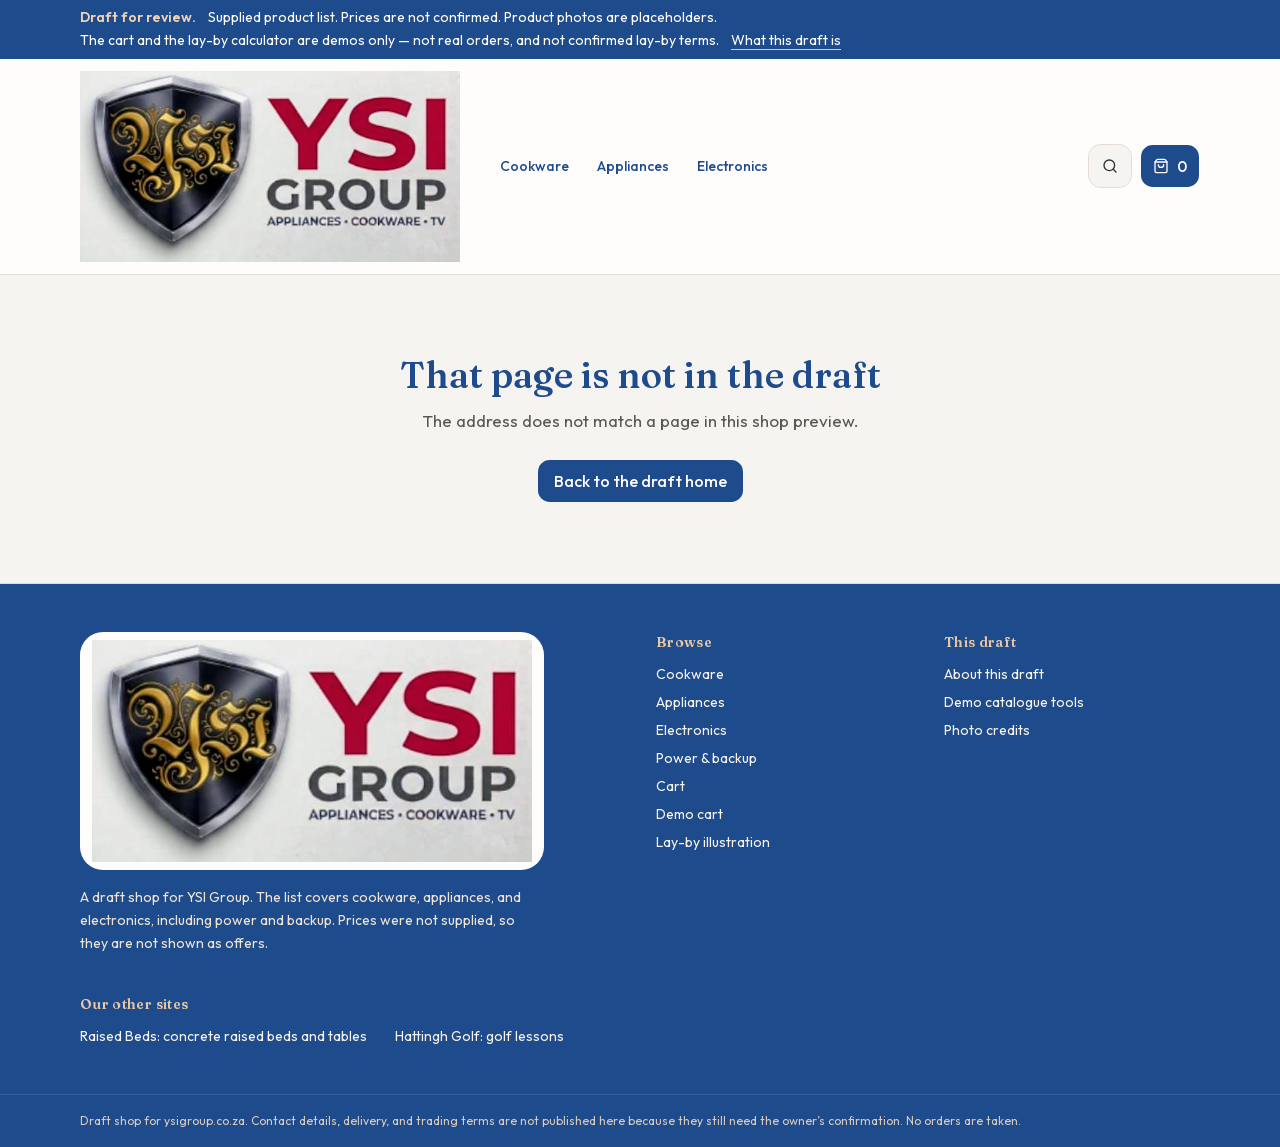
<file: 404/index.html>
<!DOCTYPE html><html lang="en" class="_4LtYgq_variable _5PBLiG_variable h-full antialiased"><head><meta charSet="utf-8"/><meta name="viewport" content="width=device-width, initial-scale=1"/><link rel="preload" href="/images/ysi-logo.png" as="image"/><link rel="stylesheet" href="/_next/static/chunks/0e1dg0rxic3gm.css" data-precedence="next"/><link rel="preload" as="script" fetchPriority="low" href="/_next/static/chunks/3y705tc4v-41-.js"/><script src="/_next/static/chunks/2rv5jvl35qh22.js" async=""></script><script src="/_next/static/chunks/23e6jep2anmtk.js" async=""></script><script src="/_next/static/chunks/0zrcyuvl1kbvc.js" async=""></script><script src="/_next/static/chunks/turbopack-2u1d16houkiyo.js" async=""></script><script src="/_next/static/chunks/2srxvl7szm2lq.js" async=""></script><script src="/_next/static/chunks/3yb5p16ab48hy.js" async=""></script><script src="/_next/static/chunks/0mpraay5e1eo8.js" async=""></script><script src="/_next/static/chunks/2oakj0gcyv1wy.js" async=""></script><meta name="robots" content="noindex"/><title>YSI Group — draft shop</title><meta name="description" content="Draft shop for YSI Group. The supplied list has no confirmed prices. Photos are placeholders. The cart and lay-by calculator are demos only."/><meta name="robots" content="noindex, nofollow"/><link rel="icon" href="/favicon.ico?favicon.1kpxscde28p2x.ico" sizes="48x48" type="image/x-icon"/><meta name="next-size-adjust" content=""/><script src="/_next/static/chunks/0cz1d0mv5g_q7.js" noModule=""></script></head><body class="flex min-h-full flex-col bg-background text-foreground"><div hidden=""><!--$--><!--/$--></div><a href="#content" class="skip-link">Skip to content</a><div class="bg-navy text-[#fffdfb]"><p class="mx-auto flex max-w-6xl flex-wrap items-center gap-x-3 gap-y-1 px-4 py-2 text-sm leading-snug"><span class="font-semibold text-[#f0d2b4]">Draft for review.</span><span>Supplied product list. Prices are not confirmed. Product photos are placeholders.</span><span>The cart and the lay-by calculator are demos only — not real orders, and not confirmed lay-by terms.</span><a class="underline decoration-[#e7c7a4] underline-offset-4" href="/draft/">What this draft is</a></p></div><header class="sticky top-0 z-40 border-b border-border bg-[#fffdfb]/95 backdrop-blur"><div class="mx-auto flex max-w-6xl flex-wrap items-center gap-x-3 gap-y-2 px-4 py-3"><button data-slot="sheet-trigger" data-variant="outline" data-size="icon" class="group/button inline-flex shrink-0 items-center justify-center rounded-lg border bg-clip-padding text-sm font-medium whitespace-nowrap transition-all outline-none select-none focus-visible:border-ring focus-visible:ring-3 focus-visible:ring-ring/50 active:not-aria-[haspopup]:translate-y-px disabled:pointer-events-none disabled:opacity-50 aria-invalid:border-destructive aria-invalid:ring-3 aria-invalid:ring-destructive/20 dark:aria-invalid:border-destructive/50 dark:aria-invalid:ring-destructive/40 [&amp;_svg]:pointer-events-none [&amp;_svg]:shrink-0 [&amp;_svg:not([class*=&#x27;size-&#x27;])]:size-4 border-border bg-background hover:bg-muted hover:text-foreground aria-expanded:bg-muted aria-expanded:text-foreground dark:border-input dark:bg-input/30 dark:hover:bg-input/50 size-11 md:hidden" aria-label="Open menu" type="button" aria-haspopup="dialog" aria-expanded="false" data-state="closed"><svg xmlns="http://www.w3.org/2000/svg" width="24" height="24" viewBox="0 0 24 24" fill="none" stroke="currentColor" stroke-width="2" stroke-linecap="round" stroke-linejoin="round" class="lucide lucide-menu" aria-hidden="true"><path d="M4 5h16"></path><path d="M4 12h16"></path><path d="M4 19h16"></path></svg></button><a class="order-last w-full rounded-md focus-visible:outline-2 focus-visible:outline-offset-4 focus-visible:outline-copper md:order-none md:w-auto" href="/"><img src="/images/ysi-logo.png" alt="YSI Group. Appliances, cookware, TV." width="571" height="288" class="h-auto w-full max-w-[440px] object-contain object-left md:w-[380px]"/></a><nav class="ml-4 hidden items-center gap-1 md:flex" aria-label="Primary"><a class="rounded-full px-3 py-2 text-sm font-medium text-navy hover:bg-secondary" href="/cookware/">Cookware</a><a class="rounded-full px-3 py-2 text-sm font-medium text-navy hover:bg-secondary" href="/appliances/">Appliances</a><a class="rounded-full px-3 py-2 text-sm font-medium text-navy hover:bg-secondary" href="/electronics/">Electronics</a></nav><div class="ml-auto flex items-center gap-2"><a aria-label="Search the supplied list" data-slot="button" data-variant="outline" data-size="icon" class="group/button shrink-0 items-center justify-center rounded-lg border bg-clip-padding text-sm font-medium whitespace-nowrap transition-all outline-none select-none focus-visible:border-ring focus-visible:ring-3 focus-visible:ring-ring/50 active:not-aria-[haspopup]:translate-y-px disabled:pointer-events-none disabled:opacity-50 aria-invalid:border-destructive aria-invalid:ring-3 aria-invalid:ring-destructive/20 dark:aria-invalid:border-destructive/50 dark:aria-invalid:ring-destructive/40 [&amp;_svg]:pointer-events-none [&amp;_svg]:shrink-0 [&amp;_svg:not([class*=&#x27;size-&#x27;])]:size-4 border-border bg-background hover:bg-muted hover:text-foreground aria-expanded:bg-muted aria-expanded:text-foreground dark:border-input dark:bg-input/30 dark:hover:bg-input/50 size-11 hidden sm:inline-flex" href="/shop/#catalogue-search"><svg xmlns="http://www.w3.org/2000/svg" width="24" height="24" viewBox="0 0 24 24" fill="none" stroke="currentColor" stroke-width="2" stroke-linecap="round" stroke-linejoin="round" class="lucide lucide-search" aria-hidden="true"><path d="m21 21-4.34-4.34"></path><circle cx="11" cy="11" r="8"></circle></svg></a><button data-slot="button" data-variant="default" data-size="default" class="group/button inline-flex shrink-0 items-center justify-center rounded-lg border border-transparent bg-clip-padding font-medium whitespace-nowrap transition-all outline-none select-none focus-visible:border-ring focus-visible:ring-3 focus-visible:ring-ring/50 active:not-aria-[haspopup]:translate-y-px disabled:pointer-events-none disabled:opacity-50 aria-invalid:border-destructive aria-invalid:ring-3 aria-invalid:ring-destructive/20 dark:aria-invalid:border-destructive/50 dark:aria-invalid:ring-destructive/40 [&amp;_svg]:pointer-events-none [&amp;_svg]:shrink-0 [&amp;_svg:not([class*=&#x27;size-&#x27;])]:size-4 bg-primary text-primary-foreground hover:bg-primary/80 h-11 text-base has-data-[icon=inline-end]:pr-3 has-data-[icon=inline-start]:pl-3 min-w-11 gap-2 px-3" aria-label="Open cart"><svg xmlns="http://www.w3.org/2000/svg" width="24" height="24" viewBox="0 0 24 24" fill="none" stroke="currentColor" stroke-width="2" stroke-linecap="round" stroke-linejoin="round" class="lucide lucide-shopping-bag" aria-hidden="true"><path d="M16 10a4 4 0 0 1-8 0"></path><path d="M3.103 6.034h17.794"></path><path d="M3.4 5.467a2 2 0 0 0-.4 1.2V20a2 2 0 0 0 2 2h14a2 2 0 0 0 2-2V6.667a2 2 0 0 0-.4-1.2l-2-2.667A2 2 0 0 0 17 2H7a2 2 0 0 0-1.6.8z"></path></svg><span class="tabular-nums"></span></button></div></div></header><main id="content" class="flex-1"><div class="mx-auto max-w-xl px-4 py-20 text-center"><h1 class="font-heading text-4xl text-navy">That page is not in the draft</h1><p class="mt-3 text-muted-foreground">The address does not match a page in this shop preview.</p><a data-slot="button" data-variant="default" data-size="default" class="group/button inline-flex shrink-0 items-center justify-center rounded-lg border border-transparent bg-clip-padding font-medium whitespace-nowrap transition-all outline-none select-none focus-visible:border-ring focus-visible:ring-3 focus-visible:ring-ring/50 active:not-aria-[haspopup]:translate-y-px disabled:pointer-events-none disabled:opacity-50 aria-invalid:border-destructive aria-invalid:ring-3 aria-invalid:ring-destructive/20 dark:aria-invalid:border-destructive/50 dark:aria-invalid:ring-destructive/40 [&amp;_svg]:pointer-events-none [&amp;_svg]:shrink-0 [&amp;_svg:not([class*=&#x27;size-&#x27;])]:size-4 bg-primary text-primary-foreground hover:bg-primary/80 h-11 gap-2 px-4 text-base has-data-[icon=inline-end]:pr-3 has-data-[icon=inline-start]:pl-3 mt-6" href="/">Back to the draft home</a></div><!--$--><!--/$--></main><footer class="mt-auto border-t border-border bg-navy text-[#f7f3ec]"><div class="mx-auto max-w-6xl px-4 py-12"><div class="grid gap-8 sm:grid-cols-2 lg:grid-cols-4"><div class="sm:col-span-2"><div class="inline-flex rounded-2xl bg-[#fffdfb] px-3 py-2"><img src="/images/ysi-logo.png" alt="YSI Group. Appliances, cookware, TV." width="571" height="288" class="h-auto max-w-[440px] object-contain object-left w-[min(100%,440px)] md:w-[440px]"/></div><p class="mt-4 max-w-md text-sm leading-relaxed text-[#efe4d4]">A draft shop for YSI Group. The list covers cookware, appliances, and electronics, including power and backup. Prices were not supplied, so they are not shown as offers.</p></div><div><h2 class="text-sm font-semibold tracking-wide text-[#e7c7a4]">Browse</h2><ul class="mt-3 space-y-2 text-sm"><li><a class="underline-offset-4 hover:underline" href="/cookware/">Cookware</a></li><li><a class="underline-offset-4 hover:underline" href="/appliances/">Appliances</a></li><li><a class="underline-offset-4 hover:underline" href="/electronics/">Electronics</a></li><li><a class="underline-offset-4 hover:underline" href="/electronics/?group=power-backup">Power &amp; backup</a></li><li><a class="underline-offset-4 hover:underline" href="/cart/">Cart</a></li><li><a class="underline-offset-4 hover:underline" href="/demo/">Demo cart</a></li><li><a class="underline-offset-4 hover:underline" href="/lay-by/">Lay-by illustration</a></li></ul></div><div><h2 class="text-sm font-semibold tracking-wide text-[#e7c7a4]">This draft</h2><ul class="mt-3 space-y-2 text-sm"><li><a class="underline-offset-4 hover:underline" href="/draft/">About this draft</a></li><li><a class="underline-offset-4 hover:underline" href="/admin/">Demo catalogue tools</a></li><li><a class="underline-offset-4 hover:underline" href="/draft/#credits">Photo credits</a></li></ul></div></div><nav class="mt-10" aria-label="Our other sites"><h2 class="text-sm font-semibold tracking-wide text-[#e7c7a4]">Our other sites</h2><ul class="mt-3 flex flex-wrap gap-x-7 gap-y-2 text-sm"><li><a class="underline-offset-4 hover:underline" href="https://www.raisedbeds.co.za">Raised Beds: concrete raised beds and tables</a></li><li><a class="underline-offset-4 hover:underline" href="https://www.hattinghgolf.com">Hattingh Golf: golf lessons</a></li></ul></nav></div><div class="border-t border-white/10"><p class="mx-auto max-w-6xl px-4 py-4 text-xs leading-relaxed text-[#d9cbbd]">Draft shop for ysigroup.co.za. Contact details, delivery, and trading terms are not published here because they still need the owner’s confirmation. No orders are taken.</p></div></footer><script id="_R_">(globalThis["TURBOPACK"] || (globalThis["TURBOPACK"] = [])).push({"otherChunks":["static/chunks/3y705tc4v-41-.js","static/chunks/2rv5jvl35qh22.js","static/chunks/23e6jep2anmtk.js","static/chunks/0zrcyuvl1kbvc.js"],"runtimeModuleIds":[94553]});</script><script src="/_next/static/chunks/3y705tc4v-41-.js" async=""></script><script>(self.__next_f=self.__next_f||[]).push([0])</script><script>self.__next_f.push([1,"1:\"$Sreact.fragment\"\n2:\"/_next/static/chunks/2srxvl7szm2lq.js\"\n3:\"/_next/static/chunks/3yb5p16ab48hy.js\"\n4:\"/_next/static/chunks/0mpraay5e1eo8.js\"\n5:I[28739,[\"$2\",\"$3\",\"$4\"],\"Providers\"]\n6:I[22016,[\"$2\",\"$3\",\"$4\"],\"\"]\n7:I[48303,[\"$2\",\"$3\",\"$4\"],\"SiteHeader\"]\n8:I[39756,[\"$2\",\"$3\",\"$4\"],\"default\"]\n9:\"/_next/static/chunks/2oakj0gcyv1wy.js\"\na:I[8821,[\"$2\",\"$3\",\"$4\",\"$9\"],\"default\"]\nb:I[37457,[\"$2\",\"$3\",\"$4\"],\"default\"]\n17:I[68027,[\"$2\",\"$3\",\"$4\"],\"default\",1]\n:HL[\"/_next/static/chunks/0e1dg0rxic3gm.css\",\"style\"]\n:HL[\"/images/ysi-logo.png\",\"image\"]\n13:X\n14:[[\"children\",{\"s\":\"__PAGE__\",\"h\":512,\"d\":{\"r\":\"$L15\",\"p\":false,\"v\":null}}]]\n11:[[\"children\",{\"s\":\"/_not-found\",\"h\":512,\"d\":{\"r\":\"$L12\",\"p\":false,\"v\":\"$13\"},\"c\":\"$Q14\"}]]\n0:{\"P\":null,\"c\":[\"\",\"_not-found\",\"\"],\"q\":\"\",\"i\":false,\"t\":{\"t\":{\"s\":\"\",\"h\":528,\"d\":{\"r\":[\"$\",\"$1\",\"c\",{\"children\":[[[\"$\",\"link\",\"0\",{\"rel\":\"stylesheet\",\"href\":\"/_next/static/chunks/0e1dg0rxic3gm.css\",\"precedence\":\"next\",\"crossOrigin\":\"$undefined\",\"nonce\":\"$undefined\"}],[\"$\",\"script\",\"script-0\",{\"src\":\"/_next/static/chunks/2srxvl7szm2lq.js\",\"async\":true,\"nonce\":\"$undefined\"}],[\"$\",\"script\",\"script-1\",{\"src\":\"/_next/static/chunks/3yb5p16ab48hy.js\",\"async\":true,\"nonce\":\"$undefined\"}],[\"$\",\"script\",\"script-2\",{\"src\":\"/_next/static/chunks/0mpraay5e1eo8.js\",\"async\":true,\"nonce\":\"$undefined\"}]],[\"$\",\"html\",null,{\"lang\":\"en\",\"className\":\"_4LtYgq_variable _5PBLiG_variable h-full antialiased\",\"children\":[\"$\",\"body\",null,{\"className\":\"flex min-h-full flex-col bg-background text-foreground\",\"children\":[[\"$\",\"a\",null,{\"href\":\"#content\",\"className\":\"skip-link\",\"children\":\"Skip to content\"}],[\"$\",\"$L5\",null,{\"children\":[[\"$\",\"div\",null,{\"className\":\"bg-navy text-[#fffdfb]\",\"children\":[\"$\",\"p\",null,{\"className\":\"mx-auto flex max-w-6xl flex-wrap items-center gap-x-3 gap-y-1 px-4 py-2 text-sm leading-snug\",\"children\":[[\"$\",\"span\",null,{\"className\":\"font-semibold text-[#f0d2b4]\",\"children\":\"Draft for review.\"}],[\"$\",\"span\",null,{\"children\":\"Supplied product list. Prices are not confirmed. Product photos are placeholders.\"}],[\"$\",\"span\",null,{\"children\":\"The cart and the lay-by calculator are demos only — not real orders, and not confirmed lay-by terms.\"}],[\"$\",\"$L6\",null,{\"href\":\"/draft\",\"className\":\"underline decoration-[#e7c7a4] underline-offset-4\",\"children\":\"What this draft is\"}]]}]}],[\"$\",\"$L7\",null,{}],[\"$\",\"main\",null,{\"id\":\"content\",\"className\":\"flex-1\",\"children\":[\"$\",\"$L8\",null,{\"parallelRouterKey\":\"children\",\"error\":\"$a\",\"errorStyles\":[],\"errorScripts\":[[\"$\",\"script\",\"script-0\",{\"src\":\"/_next/static/chunks/2oakj0gcyv1wy.js\",\"async\":true,\"nonce\":\"$undefined\"}]],\"template\":[\"$\",\"$Lb\",null,{}],\"templateStyles\":\"$undefined\",\"templateScripts\":\"$undefined\",\"notFound\":[[\"$\",\"div\",null,{\"className\":\"mx-auto max-w-xl px-4 py-20 text-center\",\"children\":[[\"$\",\"h1\",null,{\"className\":\"font-heading text-4xl text-navy\",\"children\":\"That page is not in the draft\"}],[\"$\",\"p\",null,{\"className\":\"mt-3 text-muted-foreground\",\"children\":\"The address does not match a page in this shop preview.\"}],[\"$\",\"$L6\",null,{\"href\":\"/\",\"children\":\"Back to the draft home\",\"data-slot\":\"button\",\"data-variant\":\"default\",\"data-size\":\"default\",\"className\":\"group/button inline-flex shrink-0 items-center justify-center rounded-lg border border-transparent bg-clip-padding font-medium whitespace-nowrap transition-all outline-none select-none focus-visible:border-ring focus-visible:ring-3 focus-visible:ring-ring/50 active:not-aria-[haspopup]:translate-y-px disabled:pointer-events-none disabled:opacity-50 aria-invalid:border-destructive aria-invalid:ring-3 aria-invalid:ring-destructive/20 dark:aria-invalid:border-destructive/50 dark:aria-invalid:ring-destructive/40 [\u0026_svg]:pointer-events-none [\u0026_svg]:shrink-0 [\u0026_svg:not([class*='size-'])]:size-4 bg-primary text-primary-foreground hover:bg-primary/80 h-11 gap-2 px-4 text-base has-data-[icon=inline-end]:pr-3 has-data-[icon=inline-start]:pl-3 mt-6\",\"ref\":null}]]}],[]],\"forbidden\":\"$undefined\",\"unauthorized\":\"$undefined\"}]}],[\"$\",\"footer\",null,{\"className\":\"mt-auto border-t border-border bg-navy text-[#f7f3ec]\",\"children\":[[\"$\",\"div\",null,{\"className\":\"mx-auto max-w-6xl px-4 py-12\",\"children\":[[\"$\",\"div\",null,{\"className\":\"grid gap-8 sm:grid-cols-2 lg:grid-cols-4\",\"children\":[[\"$\",\"div\",null,{\"className\":\"sm:col-span-2\",\"children\":[[\"$\",\"div\",null,{\"className\":\"inline-flex rounded-2xl bg-[#fffdfb] px-3 py-2\",\"children\":[\"$\",\"img\",null,{\"src\":\"/images/ysi-logo.png\",\"alt\":\"YSI Group. Appliances, cookware, TV.\",\"width\":571,\"height\":288,\"className\":\"h-auto max-w-[440px] object-contain object-left w-[min(100%,440px)] md:w-[440px]\"}]}],[\"$\",\"p\",null,{\"className\":\"mt-4 max-w-md text-sm leading-relaxed text-[#efe4d4]\",\"children\":\"A draft shop for YSI Group. The list covers cookware, appliances, and electronics, including power and backup. Prices were not supplied, so they are not shown as offers.\"}]]}],[\"$\",\"div\",null,{\"children\":[\"$Lc\",\"$Ld\"]}],\"$Le\"]}],\"$Lf\"]}],\"$L10\"]}]]}]]}]}]]}],\"p\":false,\"v\":null},\"c\":\"$Q11\"},\"h\":{\"r\":\"$L16\",\"p\":false,\"v\":null}},\"m\":\"$undefined\",\"G\":[\"$17\",[\"$L18\"]],\"S\":true,\"r\":\"$undefined\",\"s\":\"$undefined\",\"a\":\"$undefined\",\"l\":\"$undefined\",\"p\":\"$undefined\",\"d\":\"$undefined\",\"b\":\"EhTMR-h0ozaPAtE5s_P6b\"}\n19:I[97367,[\"$2\",\"$3\",\"$4\"],\"OutletBoundary\"]\n1a:\"$Sreact.suspense\"\n1c:\"ViewportBoundary\"\n1d:I[97367,[\"$2\",\"$3\",\"$4\"],\"$1c\"]\n1f:\"MetadataBoundary\"\n20:I[97367,[\"$2\",\"$3\",\"$4\"],\"$1f\"]\nc:[\"$\",\"h2\",null,{\"className\":\"text-sm font-semibold tracking-wide text-[#e7c7a4]\",\"children\":\"Browse\"}]\nd:[\"$\",\"ul\",null,{\"className\":\"mt-3 space-y-2 text-sm\",\"children\":[[\"$\",\"li\",null,{\"children\":[\"$\",\"$L6\",null,{\"className\":\"underline-offset-4 hover:underline\",\"href\":\"/cookware\",\"children\":\"Cookware\"}]}],[\"$\",\"li\",null,{\"children\":[\"$\",\"$L6\",null,{\"className\":\"underline-offset-4 hover:underline\",\"href\":\"/appliances\",\"children\":\"Appliances\"}]}],[\"$\",\"li\",null,{\"children\":[\"$\",\"$L6\",null,{\"className\":\"underline-offset-4 hover:underline\",\"href\":\"/electronics\",\"children\":\"Electronics\"}]}],[\"$\",\"li\",null,{\"children\":[\"$\",\"$L6\",null,{\"className\":\"underline-offset-4 hover:underline\",\"href\":\"/electronics?group=power-backup\",\"children\":\"Power \u0026 backup\"}]}],[\"$\",\"li\",null,{\"children\":[\"$\",\"$L6\",null,{\"className\":\"underline-offset-4 hover:underline\",\"href\":\"/cart\",\"children\":\"Cart\"}]}],[\"$\",\"li\",null,{\"children\":[\"$\",\"$L6\",null,{\"className\":\"underline-offset-4 hover:underline\",\"href\":\"/demo\",\"children\":\"Demo cart\"}]}],[\"$\",\"li\",null,{\"children\":[\"$\",\"$L6\",null,{\"className\":\"underline-offset-4 hover:underline\",\"href\":\"/lay-by\",\"children\":\"Lay-by illustration\"}]}]]}]\ne:[\"$\",\"div\",null,{\"children\":[[\"$\",\"h2\",null,{\"className\":\"text-sm font-semibold tracking-wide text-[#e7c7a4]\",\"children\":\"This draft\"}],[\"$\",\"ul\",null,{\"className\":\"mt-3 space-y-2 text-sm\",\"children\":[[\"$\",\"li\",null,{\"children\":[\"$\",\"$L6\",null,{\"className\":\"underline-offset-4 hover:underline\",\"href\":\"/draft\",\"children\":\"About this draft\"}]}],[\"$\",\"li\",null,{\"children\":[\"$\",\"$L6\",null,{\"className\":\"underline-offset-4 hover:underline\",\"href\":\"/admin\",\"children\":\"Demo catalogue tools\"}]}],[\"$\",\"li\",null,{\"children\":[\"$\",\"$L6\",null,{\"className\":\"underline-offset-4 hover:underline\",\"href\":\"/draft#credits\",\"children\":\"Photo credits\"}]}]]}]]}]\nf:[\"$\",\"nav\",null,{\"className\":\"mt-10\",\"aria-label\":\"Our other sites\",\"children\":[[\"$\",\"h2\",null,{\"className\":\"text-sm font-semibold tracking-wide text-[#e7c7a4]\",\"children\":\"Our other sites\"}],[\"$\",\"ul\",null,{\"className\":\"mt-3 flex flex-wrap gap-x-7 gap-y-2 text-sm\",\"children\":[[\"$\",\"li\",null,{\"children\":[\"$\",\"a\",null,{\"className\":\"underline-offset-4 hover:underline\",\"href\":\"https://www.raisedbeds.co.za\",\"children\":\"Raised Beds: concrete raised beds and tables\"}]}],[\"$\",\"li\",null,{\"children\":[\"$\",\"a\",null,{\"className\":\"underline-offset-4 hover:underline\",\"href\":\"https://www.hattinghgolf.com\",\"children\":\"Hattingh Golf: golf lessons\"}]}]]}]]}]\n10:[\"$\",\"div\",null,{\"className\":\"border-t border-white/10\",\"children\":[\"$\",\"p\",null,{\"className\":\"mx-auto max-w-6xl px-4 py-4 text-xs leading-relaxed text-[#d9cbbd]\",\"children\":\"Draft shop for ysigroup.co.za. Contact details, delivery, and trading terms are not published here because they still need the owner’s confirmation. No orders are taken.\"}]}]\n12:[\"$\",\"$1\",\"c\",{\"children\":[null,[\"$\",\"$L8\",null,{\"parallelRouterKey\":\"children\",\"error\":\"$undefined\",\"errorStyles\":\"$undefined\",\"errorScripts\":\"$undefined\",\"template\":[\"$\",\"$Lb\",null,{}],\"templateStyles\":\"$undefined\",\"templateScripts\":\"$undefined\",\"notFound\":\"$undefined\",\"forbidden\":\"$undefined\",\"unauthorized\":\"$undefined\"}]]}]\n15:[\"$\",\"$1\",\"c\",{\"children\":[[\"$\",\"div\",null,{\"className\":\"mx-auto max-w-xl px-4 py-20 text-center\",\"children\":[[\"$\",\"h1\",null,{\"className\":\"font-heading text-4xl text-navy\",\"children\":\"That page is not in the draft\"}],[\"$\",\"p\",null,{\"className\":\"mt-3 text-muted-foreground\",\"children\":\"The address does not match a page in this shop preview.\"}],[\"$\",\"$L6\",null,{\"href\":\"/\",\"children\":\"Back to the draft home\",\"data-slot\":\"button\",\"data-variant\":\"default\",\"data-size\":\"default\",\"className\":\"group/button inline-flex shrink-0 items-center justify-center rounded-lg border border-transparent bg-clip-padding font-medium whitespace-nowrap transition-all outline-none select-none focus-visible:border-ring focus-visible:ring-3 focus-visible:ring-ring/50 active:not-aria-[haspopup]:translate-y-px disabled:pointer-events-none disabled:opacity-50 aria-invalid:border-destructive aria-invalid:ring-3 aria-invalid:ring-destructive/20 dark:aria-invalid:border-destructive/50 dark:aria-invalid:ring-destructive/40 [\u0026_svg]:pointer-events-none [\u0026_svg]:shrink-0 [\u0026_svg:not([class*='size-'])]:size-4 bg-primary text-primary-foreground hover:bg-primary/80 h-11 gap-2 px-4 text-base has-data-[icon=inline-end]:pr-3 has-data-[icon=inline-start]:pl-3 mt-6\",\"ref\":null}]]}],null,[\"$\",\"$L19\",null,{\"children\":[\"$\",\"$1a\",null,{\"name\":\"Next.MetadataOutlet\",\"children\":\"$@1b\"}]}]]}]\n16:[\"$\",\"$1\",\"h\",{\"children\":[[\"$\",\"meta\",null,{\"name\":\"robots\",\"content\":\"noindex\"}],[\"$\",\"$L1d\",null,{\"children\":\"$L1e\"}],[\"$\",\"$L20\",null,{\"children\":[[\"$\",\"div\",null,{\"hidden\":true,\"children\":[\"$\",\"$1a\",null,{\"name\":\"Next.Metadata\",\"children\":\"$L21\"}]}],null]}],[\"$\",\"meta\",null,{\"name\":\"next-size-adjust\",\"content\":\"\"}]]}]\n18:[\"$\",\"link\",\"0\",{\"rel\":\"stylesheet\",\"href\":\"/_next/static/chunks/0e1dg0rxic3gm.css\",\"precedence\":\"next\",\"crossOrigin\":\"$undefined\",\"nonce\":\"$undefined\"}]\n13:C\n1e:[[\"$\",\"meta\",\"0\",{\"charSet\":\"utf-8\"}],[\"$\",\"meta\",\"1\",{\"name\":\"viewport\",\"content\":\"width=device-width, initial-scale=1\"}]]\n22:I[27201,[\"$2\",\"$3\",\"$4\"],\"IconMark\"]\n1b:null\n21:[[\"$\",\"title\",\"0\",{\"children\":\"YSI Group — draft shop\"}],[\"$\",\"meta\",\"1\",{\"name\":\"description\",\"content\":\"Draft shop for YSI Group. The supplied list has no confirmed prices. Photos are placeholders. The cart and lay-by calculator are demos only.\"}],[\"$\",\"meta\",\"2\",{\"name\":\"robots\",\"content\":\"noindex, nofollow\"}],[\"$\",\"link\",\"3\",{\"rel\":\"icon\",\"href\":\"/favicon.ico?favicon.1kpxscde28p2x.ico\",\"sizes\":\"48x48\",\"type\":\"image/x-icon\"}],[\"$\",\"$L22\",\"4\",{}]]\n"])</script></body></html>
</file>
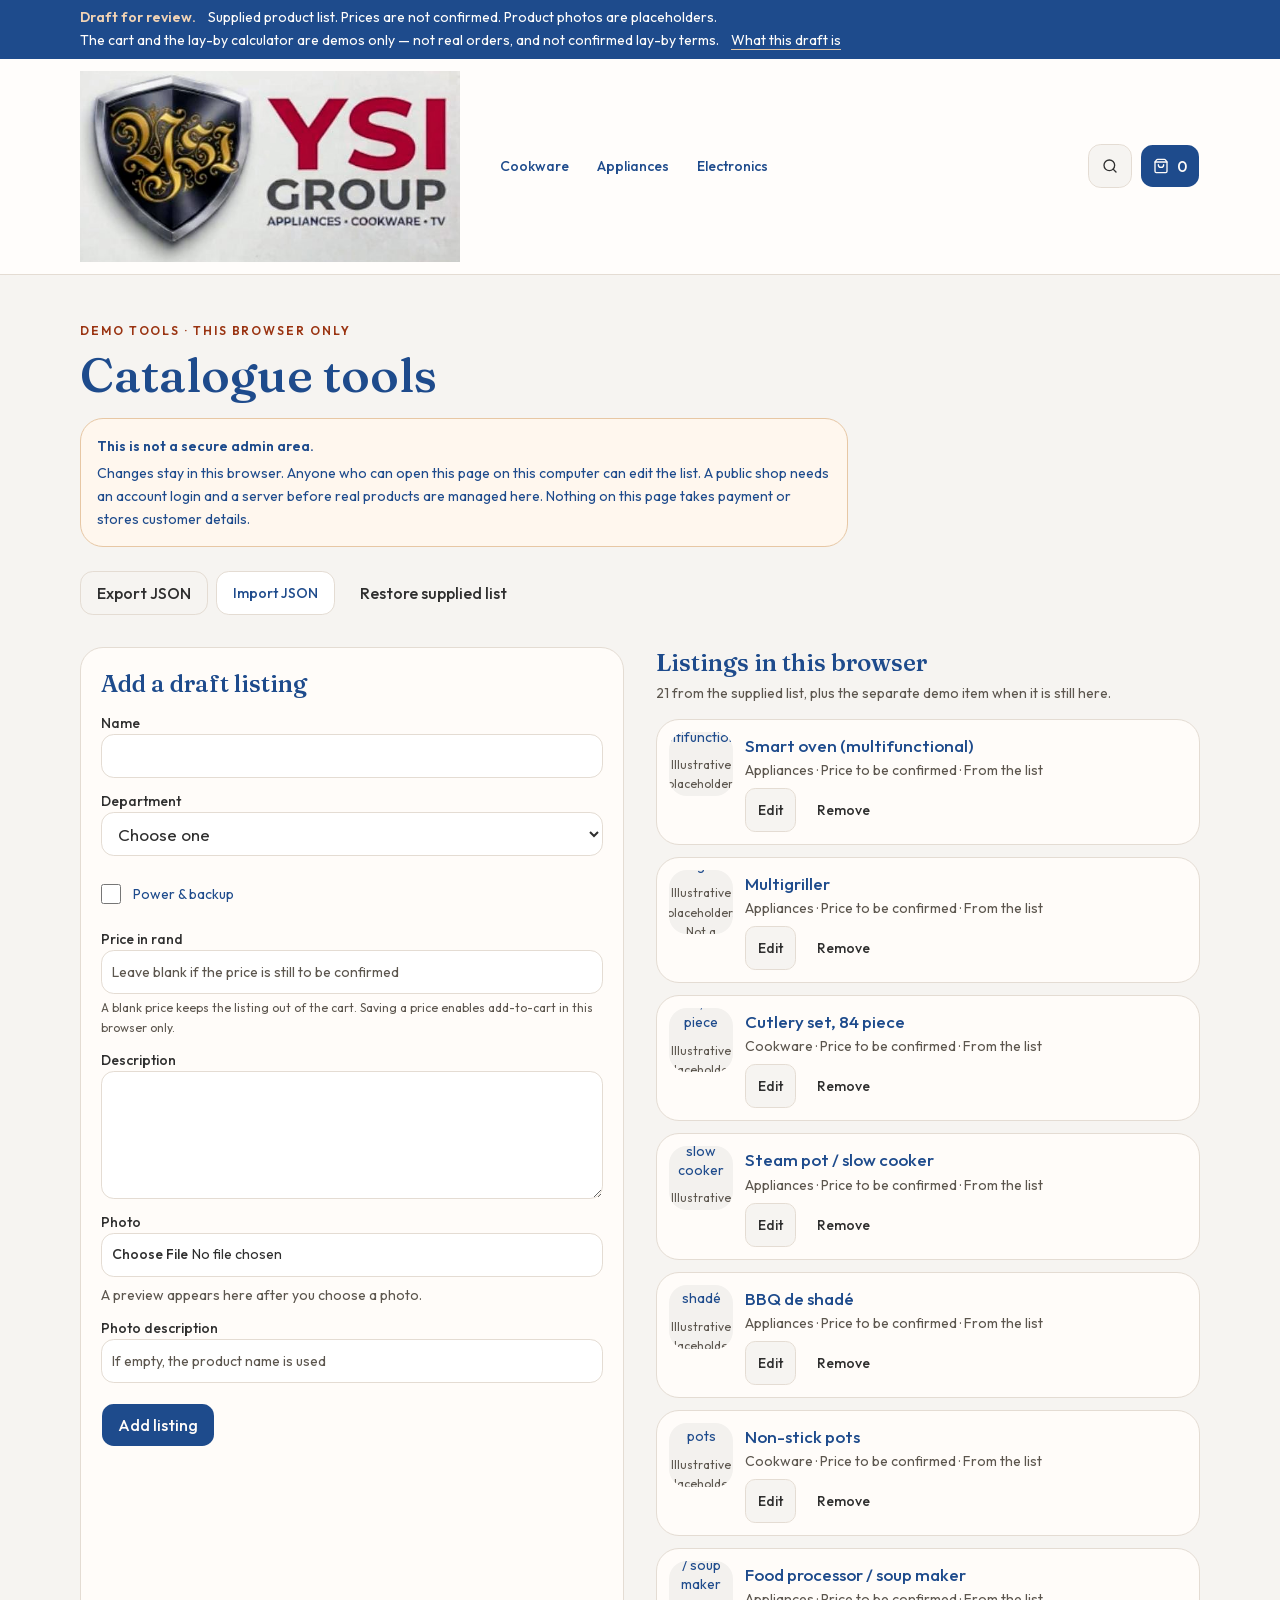
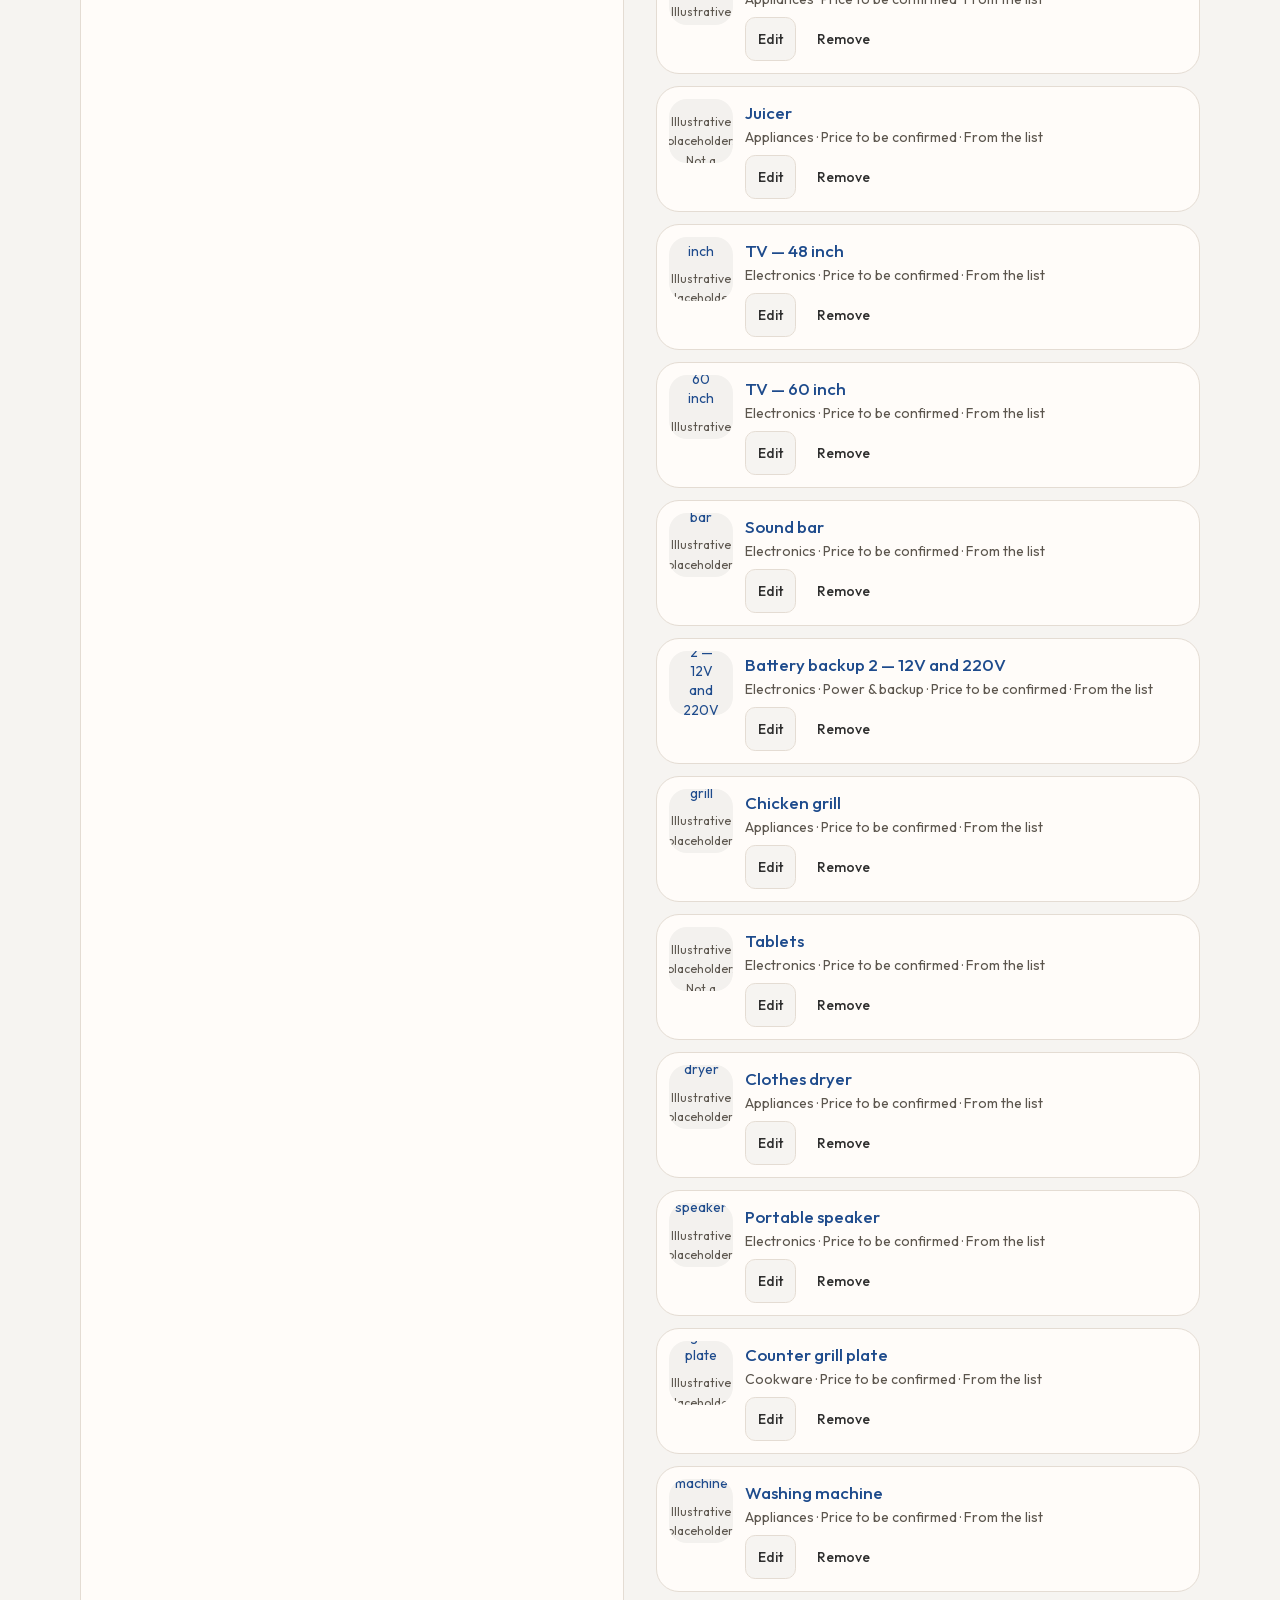
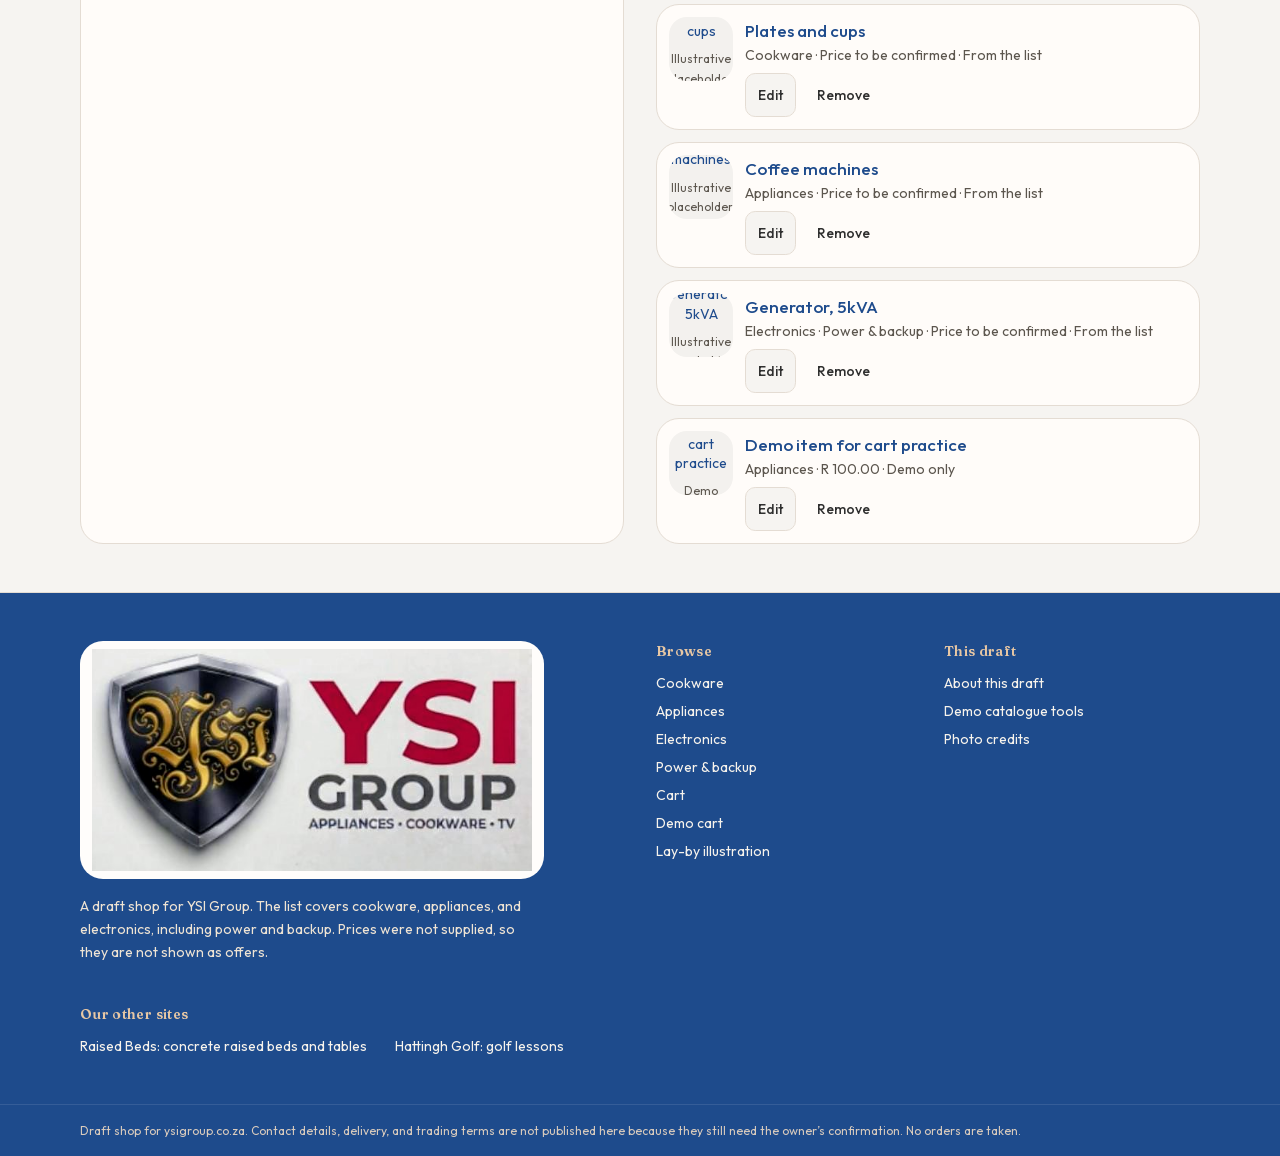
<file: admin/index.html>
<!DOCTYPE html><html lang="en" class="_4LtYgq_variable _5PBLiG_variable h-full antialiased"><head><meta charSet="utf-8"/><meta name="viewport" content="width=device-width, initial-scale=1"/><link rel="preload" href="/_next/static/media/c0680f1bdb3a2e90-s.p.1gsd1jahc5dg_.woff2" as="font" crossorigin="" type="font/woff2"/><link rel="preload" href="/_next/static/media/edb99fec956915f8-s.p.32sris142tqlb.woff2" as="font" crossorigin="" type="font/woff2"/><link rel="preload" href="/images/ysi-logo.png" as="image"/><link rel="stylesheet" href="/_next/static/chunks/0e1dg0rxic3gm.css" data-precedence="next"/><link rel="preload" as="script" fetchPriority="low" href="/_next/static/chunks/3y705tc4v-41-.js"/><script src="/_next/static/chunks/2rv5jvl35qh22.js" async=""></script><script src="/_next/static/chunks/23e6jep2anmtk.js" async=""></script><script src="/_next/static/chunks/0zrcyuvl1kbvc.js" async=""></script><script src="/_next/static/chunks/turbopack-2u1d16houkiyo.js" async=""></script><script src="/_next/static/chunks/2srxvl7szm2lq.js" async=""></script><script src="/_next/static/chunks/3yb5p16ab48hy.js" async=""></script><script src="/_next/static/chunks/0mpraay5e1eo8.js" async=""></script><script src="/_next/static/chunks/2oakj0gcyv1wy.js" async=""></script><script src="/_next/static/chunks/1grn4oqqum32q.js" async=""></script><title>Demo catalogue tools — YSI Group draft</title><meta name="description" content="Draft shop for YSI Group. The supplied list has no confirmed prices. Photos are placeholders. The cart and lay-by calculator are demos only."/><meta name="robots" content="noindex, nofollow"/><link rel="icon" href="/favicon.ico?favicon.1kpxscde28p2x.ico" sizes="48x48" type="image/x-icon"/><meta name="next-size-adjust" content=""/><script src="/_next/static/chunks/0cz1d0mv5g_q7.js" noModule=""></script></head><body class="flex min-h-full flex-col bg-background text-foreground"><div hidden=""><!--$--><!--/$--></div><a href="#content" class="skip-link">Skip to content</a><div class="bg-navy text-[#fffdfb]"><p class="mx-auto flex max-w-6xl flex-wrap items-center gap-x-3 gap-y-1 px-4 py-2 text-sm leading-snug"><span class="font-semibold text-[#f0d2b4]">Draft for review.</span><span>Supplied product list. Prices are not confirmed. Product photos are placeholders.</span><span>The cart and the lay-by calculator are demos only — not real orders, and not confirmed lay-by terms.</span><a class="underline decoration-[#e7c7a4] underline-offset-4" href="/draft/">What this draft is</a></p></div><header class="sticky top-0 z-40 border-b border-border bg-[#fffdfb]/95 backdrop-blur"><div class="mx-auto flex max-w-6xl flex-wrap items-center gap-x-3 gap-y-2 px-4 py-3"><button data-slot="sheet-trigger" data-variant="outline" data-size="icon" class="group/button inline-flex shrink-0 items-center justify-center rounded-lg border bg-clip-padding text-sm font-medium whitespace-nowrap transition-all outline-none select-none focus-visible:border-ring focus-visible:ring-3 focus-visible:ring-ring/50 active:not-aria-[haspopup]:translate-y-px disabled:pointer-events-none disabled:opacity-50 aria-invalid:border-destructive aria-invalid:ring-3 aria-invalid:ring-destructive/20 dark:aria-invalid:border-destructive/50 dark:aria-invalid:ring-destructive/40 [&amp;_svg]:pointer-events-none [&amp;_svg]:shrink-0 [&amp;_svg:not([class*=&#x27;size-&#x27;])]:size-4 border-border bg-background hover:bg-muted hover:text-foreground aria-expanded:bg-muted aria-expanded:text-foreground dark:border-input dark:bg-input/30 dark:hover:bg-input/50 size-11 md:hidden" aria-label="Open menu" type="button" aria-haspopup="dialog" aria-expanded="false" data-state="closed"><svg xmlns="http://www.w3.org/2000/svg" width="24" height="24" viewBox="0 0 24 24" fill="none" stroke="currentColor" stroke-width="2" stroke-linecap="round" stroke-linejoin="round" class="lucide lucide-menu" aria-hidden="true"><path d="M4 5h16"></path><path d="M4 12h16"></path><path d="M4 19h16"></path></svg></button><a class="order-last w-full rounded-md focus-visible:outline-2 focus-visible:outline-offset-4 focus-visible:outline-copper md:order-none md:w-auto" href="/"><img src="/images/ysi-logo.png" alt="YSI Group. Appliances, cookware, TV." width="571" height="288" class="h-auto w-full max-w-[440px] object-contain object-left md:w-[380px]"/></a><nav class="ml-4 hidden items-center gap-1 md:flex" aria-label="Primary"><a class="rounded-full px-3 py-2 text-sm font-medium text-navy hover:bg-secondary" href="/cookware/">Cookware</a><a class="rounded-full px-3 py-2 text-sm font-medium text-navy hover:bg-secondary" href="/appliances/">Appliances</a><a class="rounded-full px-3 py-2 text-sm font-medium text-navy hover:bg-secondary" href="/electronics/">Electronics</a></nav><div class="ml-auto flex items-center gap-2"><a aria-label="Search the supplied list" data-slot="button" data-variant="outline" data-size="icon" class="group/button shrink-0 items-center justify-center rounded-lg border bg-clip-padding text-sm font-medium whitespace-nowrap transition-all outline-none select-none focus-visible:border-ring focus-visible:ring-3 focus-visible:ring-ring/50 active:not-aria-[haspopup]:translate-y-px disabled:pointer-events-none disabled:opacity-50 aria-invalid:border-destructive aria-invalid:ring-3 aria-invalid:ring-destructive/20 dark:aria-invalid:border-destructive/50 dark:aria-invalid:ring-destructive/40 [&amp;_svg]:pointer-events-none [&amp;_svg]:shrink-0 [&amp;_svg:not([class*=&#x27;size-&#x27;])]:size-4 border-border bg-background hover:bg-muted hover:text-foreground aria-expanded:bg-muted aria-expanded:text-foreground dark:border-input dark:bg-input/30 dark:hover:bg-input/50 size-11 hidden sm:inline-flex" href="/shop/#catalogue-search"><svg xmlns="http://www.w3.org/2000/svg" width="24" height="24" viewBox="0 0 24 24" fill="none" stroke="currentColor" stroke-width="2" stroke-linecap="round" stroke-linejoin="round" class="lucide lucide-search" aria-hidden="true"><path d="m21 21-4.34-4.34"></path><circle cx="11" cy="11" r="8"></circle></svg></a><button data-slot="button" data-variant="default" data-size="default" class="group/button inline-flex shrink-0 items-center justify-center rounded-lg border border-transparent bg-clip-padding font-medium whitespace-nowrap transition-all outline-none select-none focus-visible:border-ring focus-visible:ring-3 focus-visible:ring-ring/50 active:not-aria-[haspopup]:translate-y-px disabled:pointer-events-none disabled:opacity-50 aria-invalid:border-destructive aria-invalid:ring-3 aria-invalid:ring-destructive/20 dark:aria-invalid:border-destructive/50 dark:aria-invalid:ring-destructive/40 [&amp;_svg]:pointer-events-none [&amp;_svg]:shrink-0 [&amp;_svg:not([class*=&#x27;size-&#x27;])]:size-4 bg-primary text-primary-foreground hover:bg-primary/80 h-11 text-base has-data-[icon=inline-end]:pr-3 has-data-[icon=inline-start]:pl-3 min-w-11 gap-2 px-3" aria-label="Open cart"><svg xmlns="http://www.w3.org/2000/svg" width="24" height="24" viewBox="0 0 24 24" fill="none" stroke="currentColor" stroke-width="2" stroke-linecap="round" stroke-linejoin="round" class="lucide lucide-shopping-bag" aria-hidden="true"><path d="M16 10a4 4 0 0 1-8 0"></path><path d="M3.103 6.034h17.794"></path><path d="M3.4 5.467a2 2 0 0 0-.4 1.2V20a2 2 0 0 0 2 2h14a2 2 0 0 0 2-2V6.667a2 2 0 0 0-.4-1.2l-2-2.667A2 2 0 0 0 17 2H7a2 2 0 0 0-1.6.8z"></path></svg><span class="tabular-nums"></span></button></div></div></header><main id="content" class="flex-1"><!--$--><div class="mx-auto max-w-6xl px-4 py-8" aria-busy="true" aria-live="polite"><p class="text-sm text-muted-foreground">Loading the draft catalogue…</p><div class="mt-6 grid gap-4 sm:grid-cols-2 lg:grid-cols-3"><div class="h-80 animate-pulse rounded-2xl bg-cream-deep"></div><div class="h-80 animate-pulse rounded-2xl bg-cream-deep"></div><div class="h-80 animate-pulse rounded-2xl bg-cream-deep"></div><div class="h-80 animate-pulse rounded-2xl bg-cream-deep"></div><div class="h-80 animate-pulse rounded-2xl bg-cream-deep"></div><div class="h-80 animate-pulse rounded-2xl bg-cream-deep"></div></div></div><!--/$--><!--$--><!--/$--></main><footer class="mt-auto border-t border-border bg-navy text-[#f7f3ec]"><div class="mx-auto max-w-6xl px-4 py-12"><div class="grid gap-8 sm:grid-cols-2 lg:grid-cols-4"><div class="sm:col-span-2"><div class="inline-flex rounded-2xl bg-[#fffdfb] px-3 py-2"><img src="/images/ysi-logo.png" alt="YSI Group. Appliances, cookware, TV." width="571" height="288" class="h-auto max-w-[440px] object-contain object-left w-[min(100%,440px)] md:w-[440px]"/></div><p class="mt-4 max-w-md text-sm leading-relaxed text-[#efe4d4]">A draft shop for YSI Group. The list covers cookware, appliances, and electronics, including power and backup. Prices were not supplied, so they are not shown as offers.</p></div><div><h2 class="text-sm font-semibold tracking-wide text-[#e7c7a4]">Browse</h2><ul class="mt-3 space-y-2 text-sm"><li><a class="underline-offset-4 hover:underline" href="/cookware/">Cookware</a></li><li><a class="underline-offset-4 hover:underline" href="/appliances/">Appliances</a></li><li><a class="underline-offset-4 hover:underline" href="/electronics/">Electronics</a></li><li><a class="underline-offset-4 hover:underline" href="/electronics/?group=power-backup">Power &amp; backup</a></li><li><a class="underline-offset-4 hover:underline" href="/cart/">Cart</a></li><li><a class="underline-offset-4 hover:underline" href="/demo/">Demo cart</a></li><li><a class="underline-offset-4 hover:underline" href="/lay-by/">Lay-by illustration</a></li></ul></div><div><h2 class="text-sm font-semibold tracking-wide text-[#e7c7a4]">This draft</h2><ul class="mt-3 space-y-2 text-sm"><li><a class="underline-offset-4 hover:underline" href="/draft/">About this draft</a></li><li><a class="underline-offset-4 hover:underline" href="/admin/">Demo catalogue tools</a></li><li><a class="underline-offset-4 hover:underline" href="/draft/#credits">Photo credits</a></li></ul></div></div><nav class="mt-10" aria-label="Our other sites"><h2 class="text-sm font-semibold tracking-wide text-[#e7c7a4]">Our other sites</h2><ul class="mt-3 flex flex-wrap gap-x-7 gap-y-2 text-sm"><li><a class="underline-offset-4 hover:underline" href="https://www.raisedbeds.co.za">Raised Beds: concrete raised beds and tables</a></li><li><a class="underline-offset-4 hover:underline" href="https://www.hattinghgolf.com">Hattingh Golf: golf lessons</a></li></ul></nav></div><div class="border-t border-white/10"><p class="mx-auto max-w-6xl px-4 py-4 text-xs leading-relaxed text-[#d9cbbd]">Draft shop for ysigroup.co.za. Contact details, delivery, and trading terms are not published here because they still need the owner’s confirmation. No orders are taken.</p></div></footer><script id="_R_">(globalThis["TURBOPACK"] || (globalThis["TURBOPACK"] = [])).push({"otherChunks":["static/chunks/3y705tc4v-41-.js","static/chunks/2rv5jvl35qh22.js","static/chunks/23e6jep2anmtk.js","static/chunks/0zrcyuvl1kbvc.js"],"runtimeModuleIds":[94553]});</script><script src="/_next/static/chunks/3y705tc4v-41-.js" async=""></script><script>(self.__next_f=self.__next_f||[]).push([0])</script><script>self.__next_f.push([1,"1:\"$Sreact.fragment\"\n2:\"/_next/static/chunks/2srxvl7szm2lq.js\"\n3:\"/_next/static/chunks/3yb5p16ab48hy.js\"\n4:\"/_next/static/chunks/0mpraay5e1eo8.js\"\n5:I[28739,[\"$2\",\"$3\",\"$4\"],\"Providers\"]\n6:I[22016,[\"$2\",\"$3\",\"$4\"],\"\"]\n7:I[48303,[\"$2\",\"$3\",\"$4\"],\"SiteHeader\"]\n8:I[39756,[\"$2\",\"$3\",\"$4\"],\"default\"]\n9:\"/_next/static/chunks/2oakj0gcyv1wy.js\"\na:I[8821,[\"$2\",\"$3\",\"$4\",\"$9\"],\"default\"]\nb:I[37457,[\"$2\",\"$3\",\"$4\"],\"default\"]\n16:I[68027,[\"$2\",\"$3\",\"$4\"],\"default\",1]\n:HL[\"/_next/static/chunks/0e1dg0rxic3gm.css\",\"style\"]\n:HL[\"/_next/static/media/c0680f1bdb3a2e90-s.p.1gsd1jahc5dg_.woff2\",\"font\",{\"crossOrigin\":\"\",\"type\":\"font/woff2\"}]\n:HL[\"/_next/static/media/edb99fec956915f8-s.p.32sris142tqlb.woff2\",\"font\",{\"crossOrigin\":\"\",\"type\":\"font/woff2\"}]\n:HL[\"/images/ysi-logo.png\",\"image\"]\n12:X\n13:[[\"children\",{\"s\":\"__PAGE__\",\"h\":512,\"d\":{\"r\":\"$L14\",\"p\":false,\"v\":null}}]]\n10:[[\"children\",{\"s\":\"admin\",\"h\":512,\"d\":{\"r\":\"$L11\",\"p\":false,\"v\":\"$12\"},\"c\":\"$Q13\"}]]\n0:{\"P\":null,\"c\":[\"\",\"admin\",\"\"],\"q\":\"\",\"i\":false,\"t\":{\"t\":{\"s\":\"\",\"h\":528,\"d\":{\"r\":[\"$\",\"$1\",\"c\",{\"children\":[[[\"$\",\"link\",\"0\",{\"rel\":\"stylesheet\",\"href\":\"/_next/static/chunks/0e1dg0rxic3gm.css\",\"precedence\":\"next\",\"crossOrigin\":\"$undefined\",\"nonce\":\"$undefined\"}],[\"$\",\"script\",\"script-0\",{\"src\":\"/_next/static/chunks/2srxvl7szm2lq.js\",\"async\":true,\"nonce\":\"$undefined\"}],[\"$\",\"script\",\"script-1\",{\"src\":\"/_next/static/chunks/3yb5p16ab48hy.js\",\"async\":true,\"nonce\":\"$undefined\"}],[\"$\",\"script\",\"script-2\",{\"src\":\"/_next/static/chunks/0mpraay5e1eo8.js\",\"async\":true,\"nonce\":\"$undefined\"}]],[\"$\",\"html\",null,{\"lang\":\"en\",\"className\":\"_4LtYgq_variable _5PBLiG_variable h-full antialiased\",\"children\":[\"$\",\"body\",null,{\"className\":\"flex min-h-full flex-col bg-background text-foreground\",\"children\":[[\"$\",\"a\",null,{\"href\":\"#content\",\"className\":\"skip-link\",\"children\":\"Skip to content\"}],[\"$\",\"$L5\",null,{\"children\":[[\"$\",\"div\",null,{\"className\":\"bg-navy text-[#fffdfb]\",\"children\":[\"$\",\"p\",null,{\"className\":\"mx-auto flex max-w-6xl flex-wrap items-center gap-x-3 gap-y-1 px-4 py-2 text-sm leading-snug\",\"children\":[[\"$\",\"span\",null,{\"className\":\"font-semibold text-[#f0d2b4]\",\"children\":\"Draft for review.\"}],[\"$\",\"span\",null,{\"children\":\"Supplied product list. Prices are not confirmed. Product photos are placeholders.\"}],[\"$\",\"span\",null,{\"children\":\"The cart and the lay-by calculator are demos only — not real orders, and not confirmed lay-by terms.\"}],[\"$\",\"$L6\",null,{\"href\":\"/draft\",\"className\":\"underline decoration-[#e7c7a4] underline-offset-4\",\"children\":\"What this draft is\"}]]}]}],[\"$\",\"$L7\",null,{}],[\"$\",\"main\",null,{\"id\":\"content\",\"className\":\"flex-1\",\"children\":[\"$\",\"$L8\",null,{\"parallelRouterKey\":\"children\",\"error\":\"$a\",\"errorStyles\":[],\"errorScripts\":[[\"$\",\"script\",\"script-0\",{\"src\":\"/_next/static/chunks/2oakj0gcyv1wy.js\",\"async\":true,\"nonce\":\"$undefined\"}]],\"template\":[\"$\",\"$Lb\",null,{}],\"templateStyles\":\"$undefined\",\"templateScripts\":\"$undefined\",\"notFound\":[[\"$\",\"div\",null,{\"className\":\"mx-auto max-w-xl px-4 py-20 text-center\",\"children\":[[\"$\",\"h1\",null,{\"className\":\"font-heading text-4xl text-navy\",\"children\":\"That page is not in the draft\"}],[\"$\",\"p\",null,{\"className\":\"mt-3 text-muted-foreground\",\"children\":\"The address does not match a page in this shop preview.\"}],[\"$\",\"$L6\",null,{\"href\":\"/\",\"children\":\"Back to the draft home\",\"data-slot\":\"button\",\"data-variant\":\"default\",\"data-size\":\"default\",\"className\":\"group/button inline-flex shrink-0 items-center justify-center rounded-lg border border-transparent bg-clip-padding font-medium whitespace-nowrap transition-all outline-none select-none focus-visible:border-ring focus-visible:ring-3 focus-visible:ring-ring/50 active:not-aria-[haspopup]:translate-y-px disabled:pointer-events-none disabled:opacity-50 aria-invalid:border-destructive aria-invalid:ring-3 aria-invalid:ring-destructive/20 dark:aria-invalid:border-destructive/50 dark:aria-invalid:ring-destructive/40 [\u0026_svg]:pointer-events-none [\u0026_svg]:shrink-0 [\u0026_svg:not([class*='size-'])]:size-4 bg-primary text-primary-foreground hover:bg-primary/80 h-11 gap-2 px-4 text-base has-data-[icon=inline-end]:pr-3 has-data-[icon=inline-start]:pl-3 mt-6\",\"ref\":null}]]}],[]],\"forbidden\":\"$undefined\",\"unauthorized\":\"$undefined\"}]}],[\"$\",\"footer\",null,{\"className\":\"mt-auto border-t border-border bg-navy text-[#f7f3ec]\",\"children\":[[\"$\",\"div\",null,{\"className\":\"mx-auto max-w-6xl px-4 py-12\",\"children\":[[\"$\",\"div\",null,{\"className\":\"grid gap-8 sm:grid-cols-2 lg:grid-cols-4\",\"children\":[[\"$\",\"div\",null,{\"className\":\"sm:col-span-2\",\"children\":[[\"$\",\"div\",null,{\"className\":\"inline-flex rounded-2xl bg-[#fffdfb] px-3 py-2\",\"children\":[\"$\",\"img\",null,{\"src\":\"/images/ysi-logo.png\",\"alt\":\"YSI Group. Appliances, cookware, TV.\",\"width\":571,\"height\":288,\"className\":\"h-auto max-w-[440px] object-contain object-left w-[min(100%,440px)] md:w-[440px]\"}]}],[\"$\",\"p\",null,{\"className\":\"mt-4 max-w-md text-sm leading-relaxed text-[#efe4d4]\",\"children\":\"A draft shop for YSI Group. The list covers cookware, appliances, and electronics, including power and backup. Prices were not supplied, so they are not shown as offers.\"}]]}],[\"$\",\"div\",null,{\"children\":[[\"$\",\"h2\",null,{\"className\":\"text-sm font-semibold tracking-wide text-[#e7c7a4]\",\"children\":\"Browse\"}],\"$Lc\"]}],\"$Ld\"]}],\"$Le\"]}],\"$Lf\"]}]]}]]}]}]]}],\"p\":false,\"v\":null},\"c\":\"$Q10\"},\"h\":{\"r\":\"$L15\",\"p\":false,\"v\":null}},\"m\":\"$undefined\",\"G\":[\"$16\",[\"$L17\"]],\"S\":true,\"r\":\"$undefined\",\"s\":\"$undefined\",\"a\":\"$undefined\",\"l\":\"$undefined\",\"p\":\"$undefined\",\"d\":\"$undefined\",\"b\":\"EhTMR-h0ozaPAtE5s_P6b\"}\n18:\"$Sreact.suspense\"\n19:\"/_next/static/chunks/1grn4oqqum32q.js\"\n1a:I[18870,[\"$2\",\"$3\",\"$4\",\"$19\"],\"AdminCatalogue\"]\n1b:I[97367,[\"$2\",\"$3\",\"$4\"],\"OutletBoundary\"]\n1d:\"ViewportBoundary\"\n1e:I[97367,[\"$2\",\"$3\",\"$4\"],\"$1d\"]\n20:\"MetadataBoundary\"\n21:I[97367,[\"$2\",\"$3\",\"$4\"],\"$20\"]\nc:[\"$\",\"ul\",null,{\"className\":\"mt-3 space-y-2 text-sm\",\"children\":[[\"$\",\"li\",null,{\"children\":[\"$\",\"$L6\",null,{\"className\":\"underline-offset-4 hover:underline\",\"href\":\"/cookware\",\"children\":\"Cookware\"}]}],[\"$\",\"li\",null,{\"children\":[\"$\",\"$L6\",null,{\"className\":\"underline-offset-4 hover:underline\",\"href\":\"/appliances\",\"children\":\"Appliances\"}]}],[\"$\",\"li\",null,{\"children\":[\"$\",\"$L6\",null,{\"className\":\"underline-offset-4 hover:underline\",\"href\":\"/electronics\",\"children\":\"Electronics\"}]}],[\"$\",\"li\",null,{\"children\":[\"$\",\"$L6\",null,{\"className\":\"underline-offset-4 hover:underline\",\"href\":\"/electronics?group=power-backup\",\"children\":\"Power \u0026 backup\"}]}],[\"$\",\"li\",null,{\"children\":[\"$\",\"$L6\",null,{\"className\":\"underline-offset-4 hover:underline\",\"href\":\"/cart\",\"children\":\"Cart\"}]}],[\"$\",\"li\",null,{\"children\":[\"$\",\"$L6\",null,{\"className\":\"underline-offset-4 hover:underline\",\"href\":\"/demo\",\"children\":\"Demo cart\"}]}],[\"$\",\"li\",null,{\"children\":[\"$\",\"$L6\",null,{\"className\":\"underline-offset-4 hover:underline\",\"href\":\"/lay-by\",\"children\":\"Lay-by illustration\"}]}]]}]\nd:[\"$\",\"div\",null,{\"children\":[[\"$\",\"h2\",null,{\"className\":\"text-sm font-semibold tracking-wide text-[#e7c7a4]\",\"children\":\"This draft\"}],[\"$\",\"ul\",null,{\"className\":\"mt-3 space-y-2 text-sm\",\"children\":[[\"$\",\"li\",null,{\"children\":[\"$\",\"$L6\",null,{\"className\":\"underline-offset-4 hover:underline\",\"href\":\"/draft\",\"children\":\"About this draft\"}]}],[\"$\",\"li\",null,{\"children\":[\"$\",\"$L6\",null,{\"className\":\"underline-offset-4 hover:underline\",\"href\":\"/admin\",\"children\":\"Demo catalogue tools\"}]}],[\"$\",\"li\",null,{\"children\":[\"$\",\"$L6\",null,{\"className\":\"underline-offset-4 hover:underline\",\"href\":\"/draft#credits\",\"children\":\"Photo credits\"}]}]]}]]}]\ne:[\"$\",\"nav\",null,{\"className\":\"mt-10\",\"aria-label\":\"Our other sites\",\"children\":[[\"$\",\"h2\",null,{\"className\":\"text-sm font-semibold tracking-wide text-[#e7c7a4]\",\"children\":\"Our other sites\"}],[\"$\",\"ul\",null,{\"className\":\"mt-3 flex flex-wrap gap-x-7 gap-y-2 text-sm\",\"children\":[[\"$\",\"li\",null,{\"children\":[\"$\",\"a\",null,{\"className\":\"underline-offset-4 hover:underline\",\"href\":\"https://www.raisedbeds.co.za\",\"children\":\"Raised Beds: concrete raised beds and tables\"}]}],[\"$\",\"li\",null,{\"children\":[\"$\",\"a\",null,{\"className\":\"underline-offset-4 hover:underline\",\"href\":\"https://www.hattinghgolf.com\",\"children\":\"Hattingh Golf: golf lessons\"}]}]]}]]}]\nf:[\"$\",\"div\",null,{\"className\":\"border-t border-white/10\",\"children\":[\"$\",\"p\",null,{\"className\":\"mx-auto max-w-6xl px-4 py-4 text-xs leading-relaxed text-[#d9cbbd]\",\"children\":\"Draft shop for ysigroup.co.za. Contact details, delivery, and trading terms are not published here because they still need the owner’s confirmation. No orders are taken.\"}]}]\n11:[\"$\",\"$1\",\"c\",{\"children\":[null,[\"$\",\"$L8\",null,{\"parallelRouterKey\":\"children\",\"error\":\"$undefined\",\"errorStyles\":\"$undefined\",\"errorScripts\":\"$undefined\",\"template\":[\"$\",\"$Lb\",null,{}],\"templateStyles\":\"$undefined\",\"templateScripts\":\"$undefined\",\"notFound\":\"$undefined\",\"forbidden\":\"$undefined\",\"unauthorized\":\"$undefined\"}]]}]\n14:[\"$\",\"$1\",\"c\",{\"children\":[[\"$\",\"$18\",null,{\"fallback\":[\"$\",\"div\",null,{\"className\":\"mx-auto max-w-6xl px-4 py-8\",\"aria-busy\":\"true\",\"aria-live\":\"polite\",\"children\":[[\"$\",\"p\",null,{\"className\":\"text-sm text-muted-foreground\",\"children\":\"Loading the draft catalogue…\"}],[\"$\",\"div\",null,{\"className\":\"mt-6 grid gap-4 sm:grid-cols-2 lg:grid-cols-3\",\"children\":[[\"$\",\"div\",\"0\",{\"className\":\"h-80 animate-pulse rounded-2xl bg-cream-deep\"}],[\"$\",\"div\",\"1\",{\"className\":\"h-80 animate-pulse rounded-2xl bg-cream-deep\"}],[\"$\",\"div\",\"2\",{\"className\":\"h-80 animate-pulse rounded-2xl bg-cream-deep\"}],[\"$\",\"div\",\"3\",{\"className\":\"h-80 animate-pulse rounded-2xl bg-cream-deep\"}],[\"$\",\"div\",\"4\",{\"className\":\"h-80 animate-pulse rounded-2xl bg-cream-deep\"}],[\"$\",\"div\",\"5\",{\"className\":\"h-80 animate-pulse rounded-2xl bg-cream-deep\"}]]}]]}],\"children\":[\"$\",\"$L1a\",null,{}]}],[[\"$\",\"script\",\"script-0\",{\"src\":\"/_next/static/chunks/1grn4oqqum32q.js\",\"async\":true,\"nonce\":\"$undefined\"}]],[\"$\",\"$L1b\",null,{\"children\":[\"$\",\"$18\",null,{\"name\":\"Next.MetadataOutlet\",\"children\":\"$@1c\"}]}]]}]\n15:[\"$\",\"$1\",\"h\",{\"children\":[null,[\"$\",\"$L1e\",null,{\"children\":\"$L1f\"}],[\"$\",\"$L21\",null,{\"children\":[[\"$\",\"div\",null,{\"hidden\":true,\"children\":[\"$\",\"$18\",null,{\"name\":\"Next.Metadata\",\"children\":\"$L22\"}]}],null]}],[\"$\",\"meta\",null,{\"name\":\"next-size-adjust\",\"content\":\"\"}]]}]\n17:[\"$\",\"link\",\"0\",{\"rel\":\"stylesheet\",\"href\":\"/_next/static/chunks/0e1dg0rxic3gm.css\",\"precedence\":\"next\",\"crossOrigin\":\"$undefined\",\"nonce\":\"$undefined\"}]\n12:C\n1f:[[\"$\",\"meta\",\"0\",{\"charSet\":\"utf-8\"}],[\"$\",\"meta\",\"1\",{\"name\":\"viewport\",\"content\":\"width=device-width, initial-scale=1\"}]]\n23:I[27201,[\"$2\",\"$3\",\"$4\"],\"IconMark\"]\n1c:null\n22:[[\"$\",\"title\",\"0\",{\"children\":\"Demo catalogue tools — YSI Group draft\"}],[\"$\",\"meta\",\"1\",{\"name\":\"description\",\"content\":\"Draft shop for YSI Group. The supplied list has no confirmed prices. Photos are placeholders. The cart and lay-by calculator are demos only.\"}],[\"$\",\"meta\",\"2\",{\"name\":\"robots\",\"content\":\"noindex, nofollow\"}],[\"$\",\"link\",\"3\",{\"rel\":\"icon\",\"href\":\"/favicon.ico?favicon.1kpxscde28p2x.ico\",\"sizes\":\"48x48\",\"type\":\"image/x-icon\"}],[\"$\",\"$L23\",\"4\",{}]]\n"])</script></body></html>
</file>
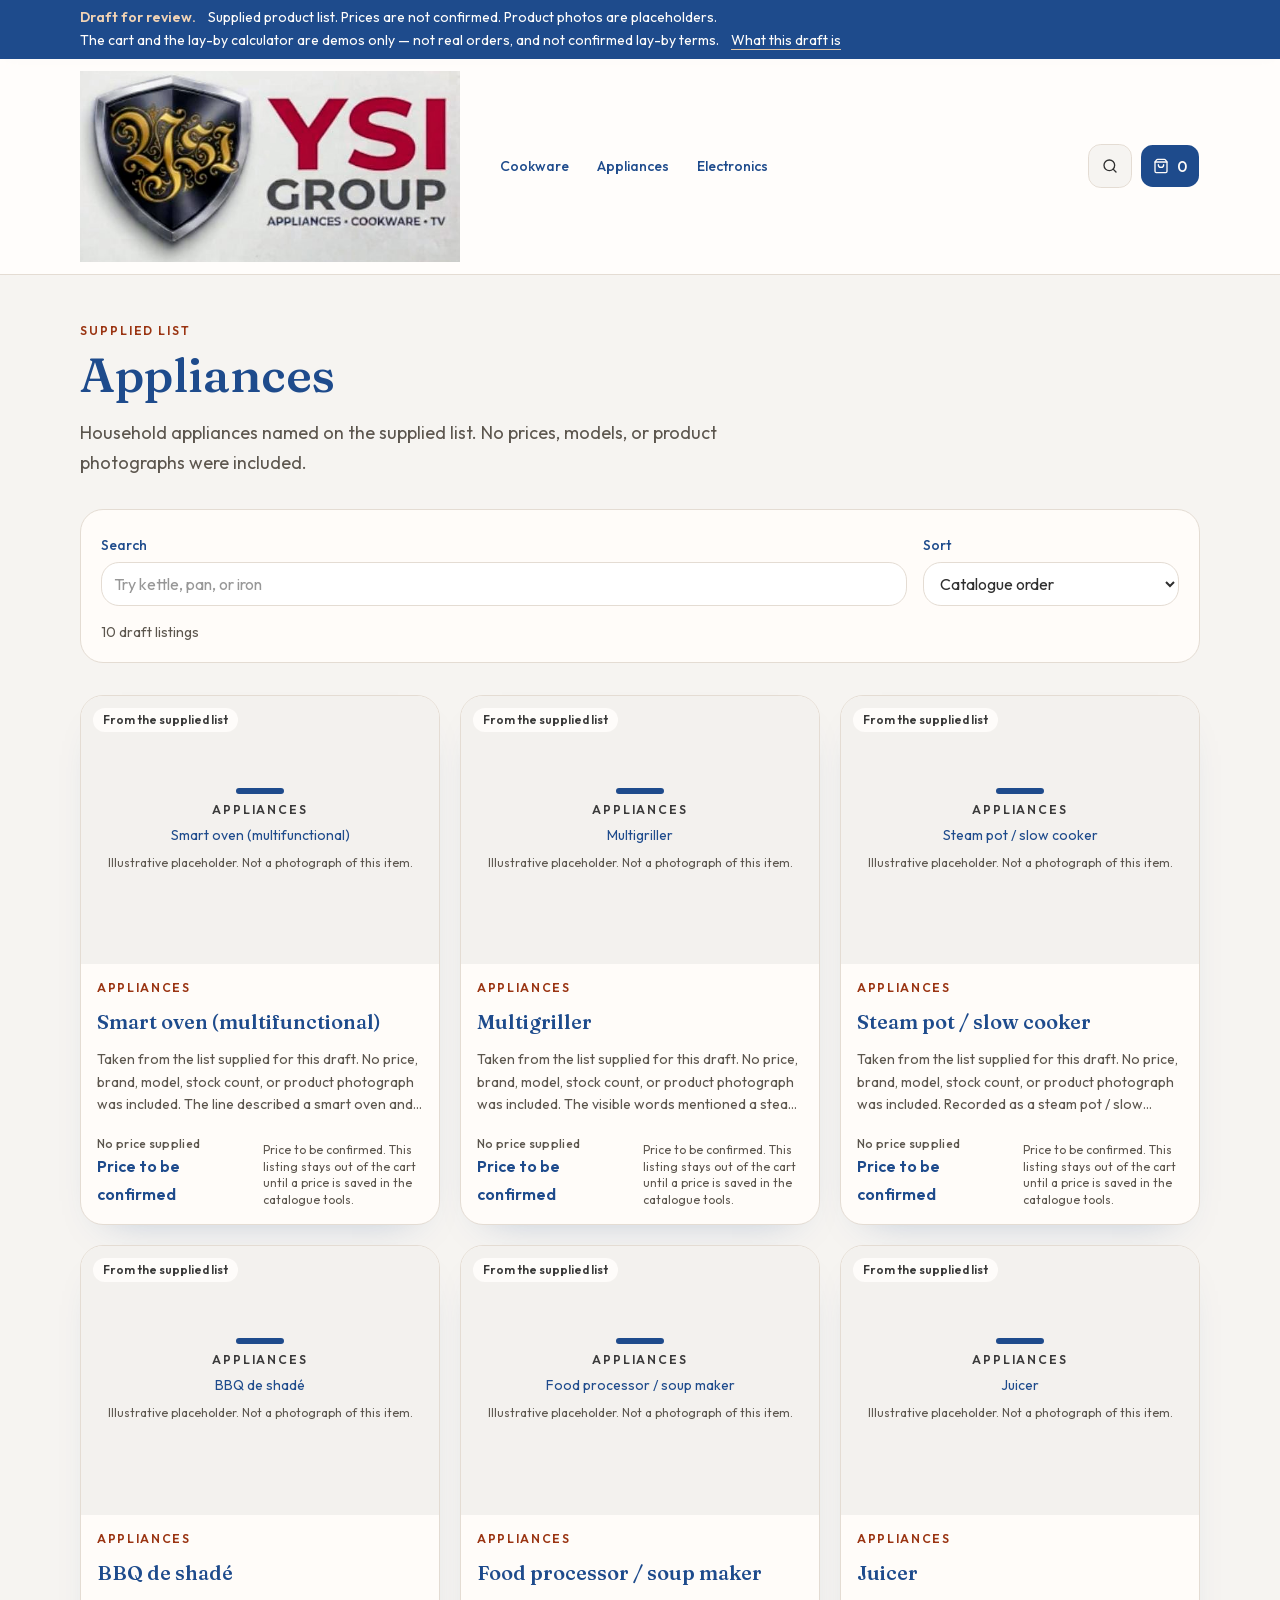
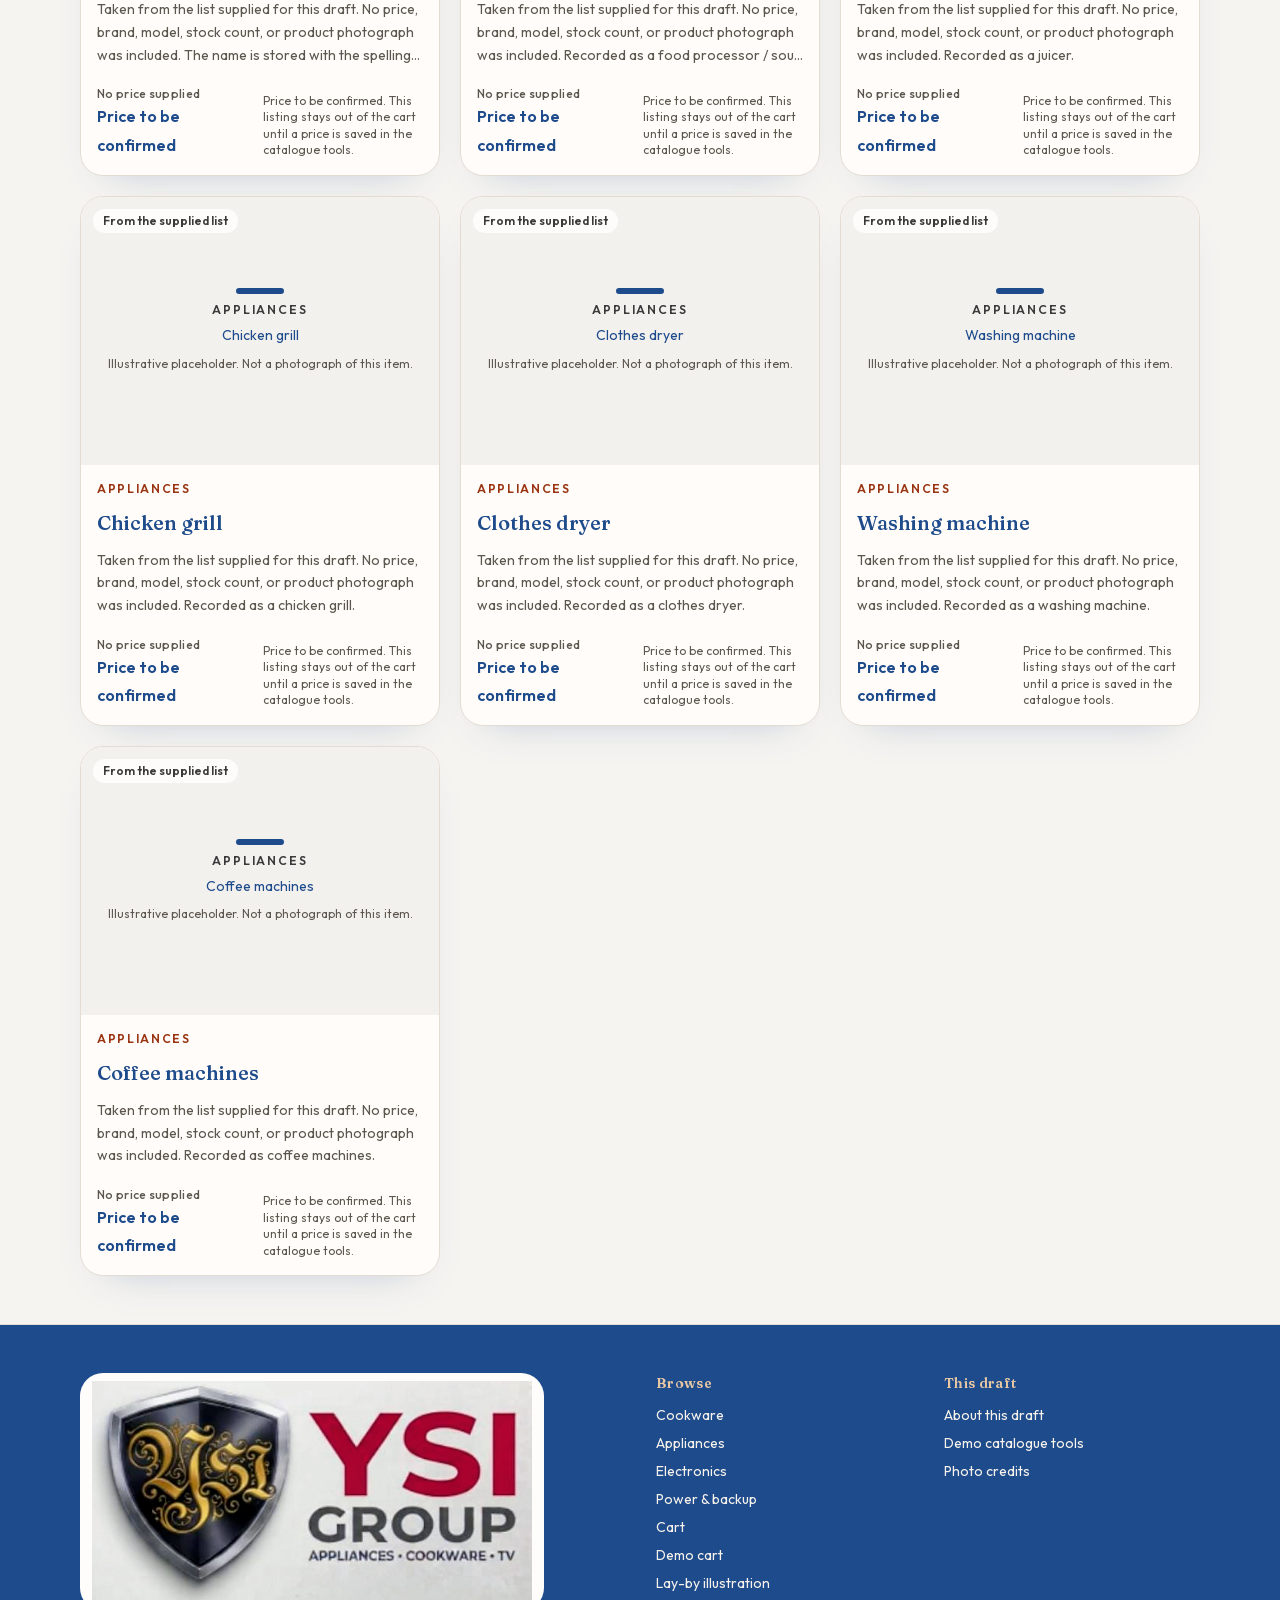
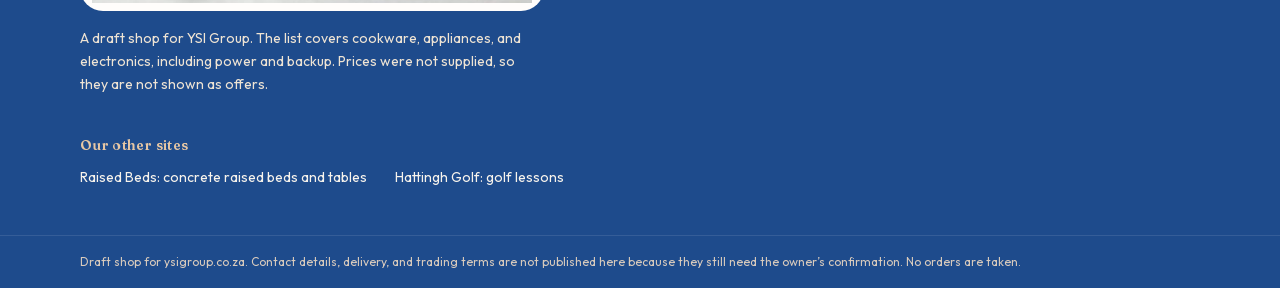
<file: appliances/index.html>
<!DOCTYPE html><html lang="en" class="_4LtYgq_variable _5PBLiG_variable h-full antialiased"><head><meta charSet="utf-8"/><meta name="viewport" content="width=device-width, initial-scale=1"/><link rel="preload" href="/_next/static/media/c0680f1bdb3a2e90-s.p.1gsd1jahc5dg_.woff2" as="font" crossorigin="" type="font/woff2"/><link rel="preload" href="/_next/static/media/edb99fec956915f8-s.p.32sris142tqlb.woff2" as="font" crossorigin="" type="font/woff2"/><link rel="preload" href="/images/ysi-logo.png" as="image"/><link rel="stylesheet" href="/_next/static/chunks/0e1dg0rxic3gm.css" data-precedence="next"/><link rel="preload" as="script" fetchPriority="low" href="/_next/static/chunks/3y705tc4v-41-.js"/><script src="/_next/static/chunks/2rv5jvl35qh22.js" async=""></script><script src="/_next/static/chunks/23e6jep2anmtk.js" async=""></script><script src="/_next/static/chunks/0zrcyuvl1kbvc.js" async=""></script><script src="/_next/static/chunks/turbopack-2u1d16houkiyo.js" async=""></script><script src="/_next/static/chunks/2srxvl7szm2lq.js" async=""></script><script src="/_next/static/chunks/3yb5p16ab48hy.js" async=""></script><script src="/_next/static/chunks/0mpraay5e1eo8.js" async=""></script><script src="/_next/static/chunks/2oakj0gcyv1wy.js" async=""></script><script src="/_next/static/chunks/2dv8icnbnfwq-.js" async=""></script><title>Appliances — YSI Group draft</title><meta name="description" content="Draft shop for YSI Group. The supplied list has no confirmed prices. Photos are placeholders. The cart and lay-by calculator are demos only."/><meta name="robots" content="noindex, nofollow"/><link rel="icon" href="/favicon.ico?favicon.1kpxscde28p2x.ico" sizes="48x48" type="image/x-icon"/><meta name="next-size-adjust" content=""/><script src="/_next/static/chunks/0cz1d0mv5g_q7.js" noModule=""></script></head><body class="flex min-h-full flex-col bg-background text-foreground"><div hidden=""><!--$--><!--/$--></div><a href="#content" class="skip-link">Skip to content</a><div class="bg-navy text-[#fffdfb]"><p class="mx-auto flex max-w-6xl flex-wrap items-center gap-x-3 gap-y-1 px-4 py-2 text-sm leading-snug"><span class="font-semibold text-[#f0d2b4]">Draft for review.</span><span>Supplied product list. Prices are not confirmed. Product photos are placeholders.</span><span>The cart and the lay-by calculator are demos only — not real orders, and not confirmed lay-by terms.</span><a class="underline decoration-[#e7c7a4] underline-offset-4" href="/draft/">What this draft is</a></p></div><header class="sticky top-0 z-40 border-b border-border bg-[#fffdfb]/95 backdrop-blur"><div class="mx-auto flex max-w-6xl flex-wrap items-center gap-x-3 gap-y-2 px-4 py-3"><button data-slot="sheet-trigger" data-variant="outline" data-size="icon" class="group/button inline-flex shrink-0 items-center justify-center rounded-lg border bg-clip-padding text-sm font-medium whitespace-nowrap transition-all outline-none select-none focus-visible:border-ring focus-visible:ring-3 focus-visible:ring-ring/50 active:not-aria-[haspopup]:translate-y-px disabled:pointer-events-none disabled:opacity-50 aria-invalid:border-destructive aria-invalid:ring-3 aria-invalid:ring-destructive/20 dark:aria-invalid:border-destructive/50 dark:aria-invalid:ring-destructive/40 [&amp;_svg]:pointer-events-none [&amp;_svg]:shrink-0 [&amp;_svg:not([class*=&#x27;size-&#x27;])]:size-4 border-border bg-background hover:bg-muted hover:text-foreground aria-expanded:bg-muted aria-expanded:text-foreground dark:border-input dark:bg-input/30 dark:hover:bg-input/50 size-11 md:hidden" aria-label="Open menu" type="button" aria-haspopup="dialog" aria-expanded="false" data-state="closed"><svg xmlns="http://www.w3.org/2000/svg" width="24" height="24" viewBox="0 0 24 24" fill="none" stroke="currentColor" stroke-width="2" stroke-linecap="round" stroke-linejoin="round" class="lucide lucide-menu" aria-hidden="true"><path d="M4 5h16"></path><path d="M4 12h16"></path><path d="M4 19h16"></path></svg></button><a class="order-last w-full rounded-md focus-visible:outline-2 focus-visible:outline-offset-4 focus-visible:outline-copper md:order-none md:w-auto" href="/"><img src="/images/ysi-logo.png" alt="YSI Group. Appliances, cookware, TV." width="571" height="288" class="h-auto w-full max-w-[440px] object-contain object-left md:w-[380px]"/></a><nav class="ml-4 hidden items-center gap-1 md:flex" aria-label="Primary"><a class="rounded-full px-3 py-2 text-sm font-medium text-navy hover:bg-secondary" href="/cookware/">Cookware</a><a class="rounded-full px-3 py-2 text-sm font-medium text-navy hover:bg-secondary" href="/appliances/">Appliances</a><a class="rounded-full px-3 py-2 text-sm font-medium text-navy hover:bg-secondary" href="/electronics/">Electronics</a></nav><div class="ml-auto flex items-center gap-2"><a aria-label="Search the supplied list" data-slot="button" data-variant="outline" data-size="icon" class="group/button shrink-0 items-center justify-center rounded-lg border bg-clip-padding text-sm font-medium whitespace-nowrap transition-all outline-none select-none focus-visible:border-ring focus-visible:ring-3 focus-visible:ring-ring/50 active:not-aria-[haspopup]:translate-y-px disabled:pointer-events-none disabled:opacity-50 aria-invalid:border-destructive aria-invalid:ring-3 aria-invalid:ring-destructive/20 dark:aria-invalid:border-destructive/50 dark:aria-invalid:ring-destructive/40 [&amp;_svg]:pointer-events-none [&amp;_svg]:shrink-0 [&amp;_svg:not([class*=&#x27;size-&#x27;])]:size-4 border-border bg-background hover:bg-muted hover:text-foreground aria-expanded:bg-muted aria-expanded:text-foreground dark:border-input dark:bg-input/30 dark:hover:bg-input/50 size-11 hidden sm:inline-flex" href="/shop/#catalogue-search"><svg xmlns="http://www.w3.org/2000/svg" width="24" height="24" viewBox="0 0 24 24" fill="none" stroke="currentColor" stroke-width="2" stroke-linecap="round" stroke-linejoin="round" class="lucide lucide-search" aria-hidden="true"><path d="m21 21-4.34-4.34"></path><circle cx="11" cy="11" r="8"></circle></svg></a><button data-slot="button" data-variant="default" data-size="default" class="group/button inline-flex shrink-0 items-center justify-center rounded-lg border border-transparent bg-clip-padding font-medium whitespace-nowrap transition-all outline-none select-none focus-visible:border-ring focus-visible:ring-3 focus-visible:ring-ring/50 active:not-aria-[haspopup]:translate-y-px disabled:pointer-events-none disabled:opacity-50 aria-invalid:border-destructive aria-invalid:ring-3 aria-invalid:ring-destructive/20 dark:aria-invalid:border-destructive/50 dark:aria-invalid:ring-destructive/40 [&amp;_svg]:pointer-events-none [&amp;_svg]:shrink-0 [&amp;_svg:not([class*=&#x27;size-&#x27;])]:size-4 bg-primary text-primary-foreground hover:bg-primary/80 h-11 text-base has-data-[icon=inline-end]:pr-3 has-data-[icon=inline-start]:pl-3 min-w-11 gap-2 px-3" aria-label="Open cart"><svg xmlns="http://www.w3.org/2000/svg" width="24" height="24" viewBox="0 0 24 24" fill="none" stroke="currentColor" stroke-width="2" stroke-linecap="round" stroke-linejoin="round" class="lucide lucide-shopping-bag" aria-hidden="true"><path d="M16 10a4 4 0 0 1-8 0"></path><path d="M3.103 6.034h17.794"></path><path d="M3.4 5.467a2 2 0 0 0-.4 1.2V20a2 2 0 0 0 2 2h14a2 2 0 0 0 2-2V6.667a2 2 0 0 0-.4-1.2l-2-2.667A2 2 0 0 0 17 2H7a2 2 0 0 0-1.6.8z"></path></svg><span class="tabular-nums"></span></button></div></div></header><main id="content" class="flex-1"><!--$!--><template data-dgst=""></template><div class="mx-auto max-w-6xl px-4 py-8" aria-busy="true" aria-live="polite"><p class="text-sm text-muted-foreground">Loading the draft catalogue…</p><div class="mt-6 grid gap-4 sm:grid-cols-2 lg:grid-cols-3"><div class="h-80 animate-pulse rounded-2xl bg-cream-deep"></div><div class="h-80 animate-pulse rounded-2xl bg-cream-deep"></div><div class="h-80 animate-pulse rounded-2xl bg-cream-deep"></div><div class="h-80 animate-pulse rounded-2xl bg-cream-deep"></div><div class="h-80 animate-pulse rounded-2xl bg-cream-deep"></div><div class="h-80 animate-pulse rounded-2xl bg-cream-deep"></div></div></div><!--/$--><!--$--><!--/$--></main><footer class="mt-auto border-t border-border bg-navy text-[#f7f3ec]"><div class="mx-auto max-w-6xl px-4 py-12"><div class="grid gap-8 sm:grid-cols-2 lg:grid-cols-4"><div class="sm:col-span-2"><div class="inline-flex rounded-2xl bg-[#fffdfb] px-3 py-2"><img src="/images/ysi-logo.png" alt="YSI Group. Appliances, cookware, TV." width="571" height="288" class="h-auto max-w-[440px] object-contain object-left w-[min(100%,440px)] md:w-[440px]"/></div><p class="mt-4 max-w-md text-sm leading-relaxed text-[#efe4d4]">A draft shop for YSI Group. The list covers cookware, appliances, and electronics, including power and backup. Prices were not supplied, so they are not shown as offers.</p></div><div><h2 class="text-sm font-semibold tracking-wide text-[#e7c7a4]">Browse</h2><ul class="mt-3 space-y-2 text-sm"><li><a class="underline-offset-4 hover:underline" href="/cookware/">Cookware</a></li><li><a class="underline-offset-4 hover:underline" href="/appliances/">Appliances</a></li><li><a class="underline-offset-4 hover:underline" href="/electronics/">Electronics</a></li><li><a class="underline-offset-4 hover:underline" href="/electronics/?group=power-backup">Power &amp; backup</a></li><li><a class="underline-offset-4 hover:underline" href="/cart/">Cart</a></li><li><a class="underline-offset-4 hover:underline" href="/demo/">Demo cart</a></li><li><a class="underline-offset-4 hover:underline" href="/lay-by/">Lay-by illustration</a></li></ul></div><div><h2 class="text-sm font-semibold tracking-wide text-[#e7c7a4]">This draft</h2><ul class="mt-3 space-y-2 text-sm"><li><a class="underline-offset-4 hover:underline" href="/draft/">About this draft</a></li><li><a class="underline-offset-4 hover:underline" href="/admin/">Demo catalogue tools</a></li><li><a class="underline-offset-4 hover:underline" href="/draft/#credits">Photo credits</a></li></ul></div></div><nav class="mt-10" aria-label="Our other sites"><h2 class="text-sm font-semibold tracking-wide text-[#e7c7a4]">Our other sites</h2><ul class="mt-3 flex flex-wrap gap-x-7 gap-y-2 text-sm"><li><a class="underline-offset-4 hover:underline" href="https://www.raisedbeds.co.za">Raised Beds: concrete raised beds and tables</a></li><li><a class="underline-offset-4 hover:underline" href="https://www.hattinghgolf.com">Hattingh Golf: golf lessons</a></li></ul></nav></div><div class="border-t border-white/10"><p class="mx-auto max-w-6xl px-4 py-4 text-xs leading-relaxed text-[#d9cbbd]">Draft shop for ysigroup.co.za. Contact details, delivery, and trading terms are not published here because they still need the owner’s confirmation. No orders are taken.</p></div></footer><script id="_R_">(globalThis["TURBOPACK"] || (globalThis["TURBOPACK"] = [])).push({"otherChunks":["static/chunks/3y705tc4v-41-.js","static/chunks/2rv5jvl35qh22.js","static/chunks/23e6jep2anmtk.js","static/chunks/0zrcyuvl1kbvc.js"],"runtimeModuleIds":[94553]});</script><script src="/_next/static/chunks/3y705tc4v-41-.js" async=""></script><script>(self.__next_f=self.__next_f||[]).push([0])</script><script>self.__next_f.push([1,"1:\"$Sreact.fragment\"\n2:\"/_next/static/chunks/2srxvl7szm2lq.js\"\n3:\"/_next/static/chunks/3yb5p16ab48hy.js\"\n4:\"/_next/static/chunks/0mpraay5e1eo8.js\"\n5:I[28739,[\"$2\",\"$3\",\"$4\"],\"Providers\"]\n6:I[22016,[\"$2\",\"$3\",\"$4\"],\"\"]\n7:I[48303,[\"$2\",\"$3\",\"$4\"],\"SiteHeader\"]\n8:I[39756,[\"$2\",\"$3\",\"$4\"],\"default\"]\n9:\"/_next/static/chunks/2oakj0gcyv1wy.js\"\na:I[8821,[\"$2\",\"$3\",\"$4\",\"$9\"],\"default\"]\nb:I[37457,[\"$2\",\"$3\",\"$4\"],\"default\"]\n17:I[68027,[\"$2\",\"$3\",\"$4\"],\"default\",1]\n:HL[\"/_next/static/chunks/0e1dg0rxic3gm.css\",\"style\"]\n:HL[\"/_next/static/media/c0680f1bdb3a2e90-s.p.1gsd1jahc5dg_.woff2\",\"font\",{\"crossOrigin\":\"\",\"type\":\"font/woff2\"}]\n:HL[\"/_next/static/media/edb99fec956915f8-s.p.32sris142tqlb.woff2\",\"font\",{\"crossOrigin\":\"\",\"type\":\"font/woff2\"}]\n:HL[\"/images/ysi-logo.png\",\"image\"]\n13:X\n14:[[\"children\",{\"s\":\"__PAGE__\",\"h\":512,\"d\":{\"r\":\"$L15\",\"p\":false,\"v\":null}}]]\n11:[[\"children\",{\"s\":\"appliances\",\"h\":512,\"d\":{\"r\":\"$L12\",\"p\":false,\"v\":\"$13\"},\"c\":\"$Q14\"}]]\n0:{\"P\":null,\"c\":[\"\",\"appliances\",\"\"],\"q\":\"\",\"i\":false,\"t\":{\"t\":{\"s\":\"\",\"h\":528,\"d\":{\"r\":[\"$\",\"$1\",\"c\",{\"children\":[[[\"$\",\"link\",\"0\",{\"rel\":\"stylesheet\",\"href\":\"/_next/static/chunks/0e1dg0rxic3gm.css\",\"precedence\":\"next\",\"crossOrigin\":\"$undefined\",\"nonce\":\"$undefined\"}],[\"$\",\"script\",\"script-0\",{\"src\":\"/_next/static/chunks/2srxvl7szm2lq.js\",\"async\":true,\"nonce\":\"$undefined\"}],[\"$\",\"script\",\"script-1\",{\"src\":\"/_next/static/chunks/3yb5p16ab48hy.js\",\"async\":true,\"nonce\":\"$undefined\"}],[\"$\",\"script\",\"script-2\",{\"src\":\"/_next/static/chunks/0mpraay5e1eo8.js\",\"async\":true,\"nonce\":\"$undefined\"}]],[\"$\",\"html\",null,{\"lang\":\"en\",\"className\":\"_4LtYgq_variable _5PBLiG_variable h-full antialiased\",\"children\":[\"$\",\"body\",null,{\"className\":\"flex min-h-full flex-col bg-background text-foreground\",\"children\":[[\"$\",\"a\",null,{\"href\":\"#content\",\"className\":\"skip-link\",\"children\":\"Skip to content\"}],[\"$\",\"$L5\",null,{\"children\":[[\"$\",\"div\",null,{\"className\":\"bg-navy text-[#fffdfb]\",\"children\":[\"$\",\"p\",null,{\"className\":\"mx-auto flex max-w-6xl flex-wrap items-center gap-x-3 gap-y-1 px-4 py-2 text-sm leading-snug\",\"children\":[[\"$\",\"span\",null,{\"className\":\"font-semibold text-[#f0d2b4]\",\"children\":\"Draft for review.\"}],[\"$\",\"span\",null,{\"children\":\"Supplied product list. Prices are not confirmed. Product photos are placeholders.\"}],[\"$\",\"span\",null,{\"children\":\"The cart and the lay-by calculator are demos only — not real orders, and not confirmed lay-by terms.\"}],[\"$\",\"$L6\",null,{\"href\":\"/draft\",\"className\":\"underline decoration-[#e7c7a4] underline-offset-4\",\"children\":\"What this draft is\"}]]}]}],[\"$\",\"$L7\",null,{}],[\"$\",\"main\",null,{\"id\":\"content\",\"className\":\"flex-1\",\"children\":[\"$\",\"$L8\",null,{\"parallelRouterKey\":\"children\",\"error\":\"$a\",\"errorStyles\":[],\"errorScripts\":[[\"$\",\"script\",\"script-0\",{\"src\":\"/_next/static/chunks/2oakj0gcyv1wy.js\",\"async\":true,\"nonce\":\"$undefined\"}]],\"template\":[\"$\",\"$Lb\",null,{}],\"templateStyles\":\"$undefined\",\"templateScripts\":\"$undefined\",\"notFound\":[[\"$\",\"div\",null,{\"className\":\"mx-auto max-w-xl px-4 py-20 text-center\",\"children\":[[\"$\",\"h1\",null,{\"className\":\"font-heading text-4xl text-navy\",\"children\":\"That page is not in the draft\"}],[\"$\",\"p\",null,{\"className\":\"mt-3 text-muted-foreground\",\"children\":\"The address does not match a page in this shop preview.\"}],[\"$\",\"$L6\",null,{\"href\":\"/\",\"children\":\"Back to the draft home\",\"data-slot\":\"button\",\"data-variant\":\"default\",\"data-size\":\"default\",\"className\":\"group/button inline-flex shrink-0 items-center justify-center rounded-lg border border-transparent bg-clip-padding font-medium whitespace-nowrap transition-all outline-none select-none focus-visible:border-ring focus-visible:ring-3 focus-visible:ring-ring/50 active:not-aria-[haspopup]:translate-y-px disabled:pointer-events-none disabled:opacity-50 aria-invalid:border-destructive aria-invalid:ring-3 aria-invalid:ring-destructive/20 dark:aria-invalid:border-destructive/50 dark:aria-invalid:ring-destructive/40 [\u0026_svg]:pointer-events-none [\u0026_svg]:shrink-0 [\u0026_svg:not([class*='size-'])]:size-4 bg-primary text-primary-foreground hover:bg-primary/80 h-11 gap-2 px-4 text-base has-data-[icon=inline-end]:pr-3 has-data-[icon=inline-start]:pl-3 mt-6\",\"ref\":null}]]}],[]],\"forbidden\":\"$undefined\",\"unauthorized\":\"$undefined\"}]}],[\"$\",\"footer\",null,{\"className\":\"mt-auto border-t border-border bg-navy text-[#f7f3ec]\",\"children\":[[\"$\",\"div\",null,{\"className\":\"mx-auto max-w-6xl px-4 py-12\",\"children\":[[\"$\",\"div\",null,{\"className\":\"grid gap-8 sm:grid-cols-2 lg:grid-cols-4\",\"children\":[[\"$\",\"div\",null,{\"className\":\"sm:col-span-2\",\"children\":[[\"$\",\"div\",null,{\"className\":\"inline-flex rounded-2xl bg-[#fffdfb] px-3 py-2\",\"children\":[\"$\",\"img\",null,{\"src\":\"/images/ysi-logo.png\",\"alt\":\"YSI Group. Appliances, cookware, TV.\",\"width\":571,\"height\":288,\"className\":\"h-auto max-w-[440px] object-contain object-left w-[min(100%,440px)] md:w-[440px]\"}]}],[\"$\",\"p\",null,{\"className\":\"mt-4 max-w-md text-sm leading-relaxed text-[#efe4d4]\",\"children\":\"A draft shop for YSI Group. The list covers cookware, appliances, and electronics, including power and backup. Prices were not supplied, so they are not shown as offers.\"}]]}],[\"$\",\"div\",null,{\"children\":[\"$Lc\",\"$Ld\"]}],\"$Le\"]}],\"$Lf\"]}],\"$L10\"]}]]}]]}]}]]}],\"p\":false,\"v\":null},\"c\":\"$Q11\"},\"h\":{\"r\":\"$L16\",\"p\":false,\"v\":null}},\"m\":\"$undefined\",\"G\":[\"$17\",[\"$L18\"]],\"S\":true,\"r\":\"$undefined\",\"s\":\"$undefined\",\"a\":\"$undefined\",\"l\":\"$undefined\",\"p\":\"$undefined\",\"d\":\"$undefined\",\"b\":\"EhTMR-h0ozaPAtE5s_P6b\"}\n19:\"$Sreact.suspense\"\n1a:\"/_next/static/chunks/2dv8icnbnfwq-.js\"\n1b:I[5807,[\"$2\",\"$3\",\"$4\",\"$1a\"],\"CatalogBrowser\"]\n1c:I[97367,[\"$2\",\"$3\",\"$4\"],\"OutletBoundary\"]\n1e:\"ViewportBoundary\"\n1f:I[97367,[\"$2\",\"$3\",\"$4\"],\"$1e\"]\n21:\"MetadataBoundary\"\n22:I[97367,[\"$2\",\"$3\",\"$4\"],\"$21\"]\nc:[\"$\",\"h2\",null,{\"className\":\"text-sm font-semibold tracking-wide text-[#e7c7a4]\",\"children\":\"Browse\"}]\nd:[\"$\",\"ul\",null,{\"className\":\"mt-3 space-y-2 text-sm\",\"children\":[[\"$\",\"li\",null,{\"children\":[\"$\",\"$L6\",null,{\"className\":\"underline-offset-4 hover:underline\",\"href\":\"/cookware\",\"children\":\"Cookware\"}]}],[\"$\",\"li\",null,{\"children\":[\"$\",\"$L6\",null,{\"className\":\"underline-offset-4 hover:underline\",\"href\":\"/appliances\",\"children\":\"Appliances\"}]}],[\"$\",\"li\",null,{\"children\":[\"$\",\"$L6\",null,{\"className\":\"underline-offset-4 hover:underline\",\"href\":\"/electronics\",\"children\":\"Electronics\"}]}],[\"$\",\"li\",null,{\"children\":[\"$\",\"$L6\",null,{\"className\":\"underline-offset-4 hover:underline\",\"href\":\"/electronics?group=power-backup\",\"children\":\"Power \u0026 backup\"}]}],[\"$\",\"li\",null,{\"children\":[\"$\",\"$L6\",null,{\"className\":\"underline-offset-4 hover:underline\",\"href\":\"/cart\",\"children\":\"Cart\"}]}],[\"$\",\"li\",null,{\"children\":[\"$\",\"$L6\",null,{\"className\":\"underline-offset-4 hover:underline\",\"href\":\"/demo\",\"children\":\"Demo cart\"}]}],[\"$\",\"li\",null,{\"children\":[\"$\",\"$L6\",null,{\"className\":\"underline-offset-4 hover:underline\",\"href\":\"/lay-by\",\"children\":\"Lay-by illustration\"}]}]]}]\ne:[\"$\",\"div\",null,{\"children\":[[\"$\",\"h2\",null,{\"className\":\"text-sm font-semibold tracking-wide text-[#e7c7a4]\",\"children\":\"This draft\"}],[\"$\",\"ul\",null,{\"className\":\"mt-3 space-y-2 text-sm\",\"children\":[[\"$\",\"li\",null,{\"children\":[\"$\",\"$L6\",null,{\"className\":\"underline-offset-4 hover:underline\",\"href\":\"/draft\",\"children\":\"About this draft\"}]}],[\"$\",\"li\",null,{\"children\":[\"$\",\"$L6\",null,{\"className\":\"underline-offset-4 hover:underline\",\"href\":\"/admin\",\"children\":\"Demo catalogue tools\"}]}],[\"$\",\"li\",null,{\"children\":[\"$\",\"$L6\",null,{\"className\":\"underline-offset-4 hover:underline\",\"href\":\"/draft#credits\",\"children\":\"Photo credits\"}]}]]}]]}]\nf:[\"$\",\"nav\",null,{\"className\":\"mt-10\",\"aria-label\":\"Our other sites\",\"children\":[[\"$\",\"h2\",null,{\"className\":\"text-sm font-semibold tracking-wide text-[#e7c7a4]\",\"children\":\"Our other sites\"}],[\"$\",\"ul\",null,{\"className\":\"mt-3 flex flex-wrap gap-x-7 gap-y-2 text-sm\",\"children\":[[\"$\",\"li\",null,{\"children\":[\"$\",\"a\",null,{\"className\":\"underline-offset-4 hover:underline\",\"href\":\"https://www.raisedbeds.co.za\",\"children\":\"Raised Beds: concrete raised beds and tables\"}]}],[\"$\",\"li\",null,{\"children\":[\"$\",\"a\",null,{\"className\":\"underline-offset-4 hover:underline\",\"href\":\"https://www.hattinghgolf.com\",\"children\":\"Hattingh Golf: golf lessons\"}]}]]}]]}]\n10:[\"$\",\"div\",null,{\"className\":\"border-t border-white/10\",\"children\":[\"$\",\"p\",null,{\"className\":\"mx-auto max-w-6xl px-4 py-4 text-xs leading-relaxed text-[#d9cbbd]\",\"children\":\"Draft shop for ysigroup.co.za. Contact details, delivery, and trading terms are not published here because they still need the owner’s confirmation. No orders are taken.\"}]}]\n12:[\"$\",\"$1\",\"c\",{\"children\":[null,[\"$\",\"$L8\",null,{\"parallelRouterKey\":\"children\",\"error\":\"$undefined\",\"errorStyles\":\"$undefined\",\"errorScripts\":\"$undefined\",\"template\":[\"$\",\"$Lb\",null,{}],\"templateStyles\":\"$undefined\",\"templateScripts\":\"$undefined\",\"notFound\":\"$undefined\",\"forbidden\":\"$undefined\",\"unauthorized\":\"$undefined\"}]]}]\n15:[\"$\",\"$1\",\"c\",{\"children\":[[\"$\",\"$19\",null,{\"fallback\":[\"$\",\"div\",null,{\"className\":\"mx-auto max-w-6xl px-4 py-8\",\"aria-busy\":\"true\",\"aria-live\":\"polite\",\"children\":[[\"$\",\"p\",null,{\"className\":\"text-sm text-muted-foreground\",\"children\":\"Loading the draft catalogue…\"}],[\"$\",\"div\",null,{\"className\":\"mt-6 grid gap-4 sm:grid-cols-2 lg:grid-cols-3\",\"children\":[[\"$\",\"div\",\"0\",{\"className\":\"h-80 animate-pulse rounded-2xl bg-cream-deep\"}],[\"$\",\"div\",\"1\",{\"className\":\"h-80 animate-pulse rounded-2xl bg-cream-deep\"}],[\"$\",\"div\",\"2\",{\"className\":\"h-80 animate-pulse rounded-2xl bg-cream-deep\"}],[\"$\",\"div\",\"3\",{\"className\":\"h-80 animate-pulse rounded-2xl bg-cream-deep\"}],[\"$\",\"div\",\"4\",{\"className\":\"h-80 animate-pulse rounded-2xl bg-cream-deep\"}],[\"$\",\"div\",\"5\",{\"className\":\"h-80 animate-pulse rounded-2xl bg-cream-deep\"}]]}]]}],\"children\":[\"$\",\"$L1b\",null,{\"lockedDepartment\":\"appliances\",\"title\":\"Appliances\",\"intro\":\"Household appliances named on the supplied list. No prices, models, or product photographs were included.\"}]}],[[\"$\",\"script\",\"script-0\",{\"src\":\"/_next/static/chunks/2dv8icnbnfwq-.js\",\"async\":true,\"nonce\":\"$undefined\"}]],[\"$\",\"$L1c\",null,{\"children\":[\"$\",\"$19\",null,{\"name\":\"Next.MetadataOutlet\",\"children\":\"$@1d\"}]}]]}]\n16:[\"$\",\"$1\",\"h\",{\"children\":[null,[\"$\",\"$L1f\",null,{\"children\":\"$L20\"}],[\"$\",\"$L22\",null,{\"children\":[[\"$\",\"div\",null,{\"hidden\":true,\"children\":[\"$\",\"$19\",null,{\"name\":\"Next.Metadata\",\"children\":\"$L23\"}]}],null]}],[\"$\",\"meta\",null,{\"name\":\"next-size-adjust\",\"content\":\"\"}]]}]\n18:[\"$\",\"link\",\"0\",{\"rel\":\"stylesheet\",\"href\":\"/_next/static/chunks/0e1dg0rxic3gm.css\",\"precedence\":\"next\",\"crossOrigin\":\"$undefined\",\"nonce\":\"$undefined\"}]\n13:C\n20:[[\"$\",\"meta\",\"0\",{\"charSet\":\"utf-8\"}],[\"$\",\"meta\",\"1\",{\"name\":\"viewport\",\"content\":\"width=device-width, initial-scale=1\"}]]\n24:I[27201,[\"$2\",\"$3\",\"$4\"],\"IconMark\"]\n1d:null\n23:[[\"$\",\"title\",\"0\",{\"children\":\"Appliances — YSI Group draft\"}],[\"$\",\"meta\",\"1\",{\"name\":\"description\",\"content\":\"Draft shop for YSI Group. The supplied list has no confirmed prices. Photos are placeholders. The cart and lay-by calculator are demos only.\"}],[\"$\",\"meta\",\"2\",{\"name\":\"robots\",\"content\":\"noindex, nofollow\"}],[\"$\",\"link\",\"3\",{\"rel\":\"icon\",\"href\":\"/favicon.ico?favicon.1kpxscde28p2x.ico\",\"sizes\":\"48x48\",\"type\":\"image/x-icon\"}],[\"$\",\"$L24\",\"4\",{}]]\n"])</script></body></html>
</file>
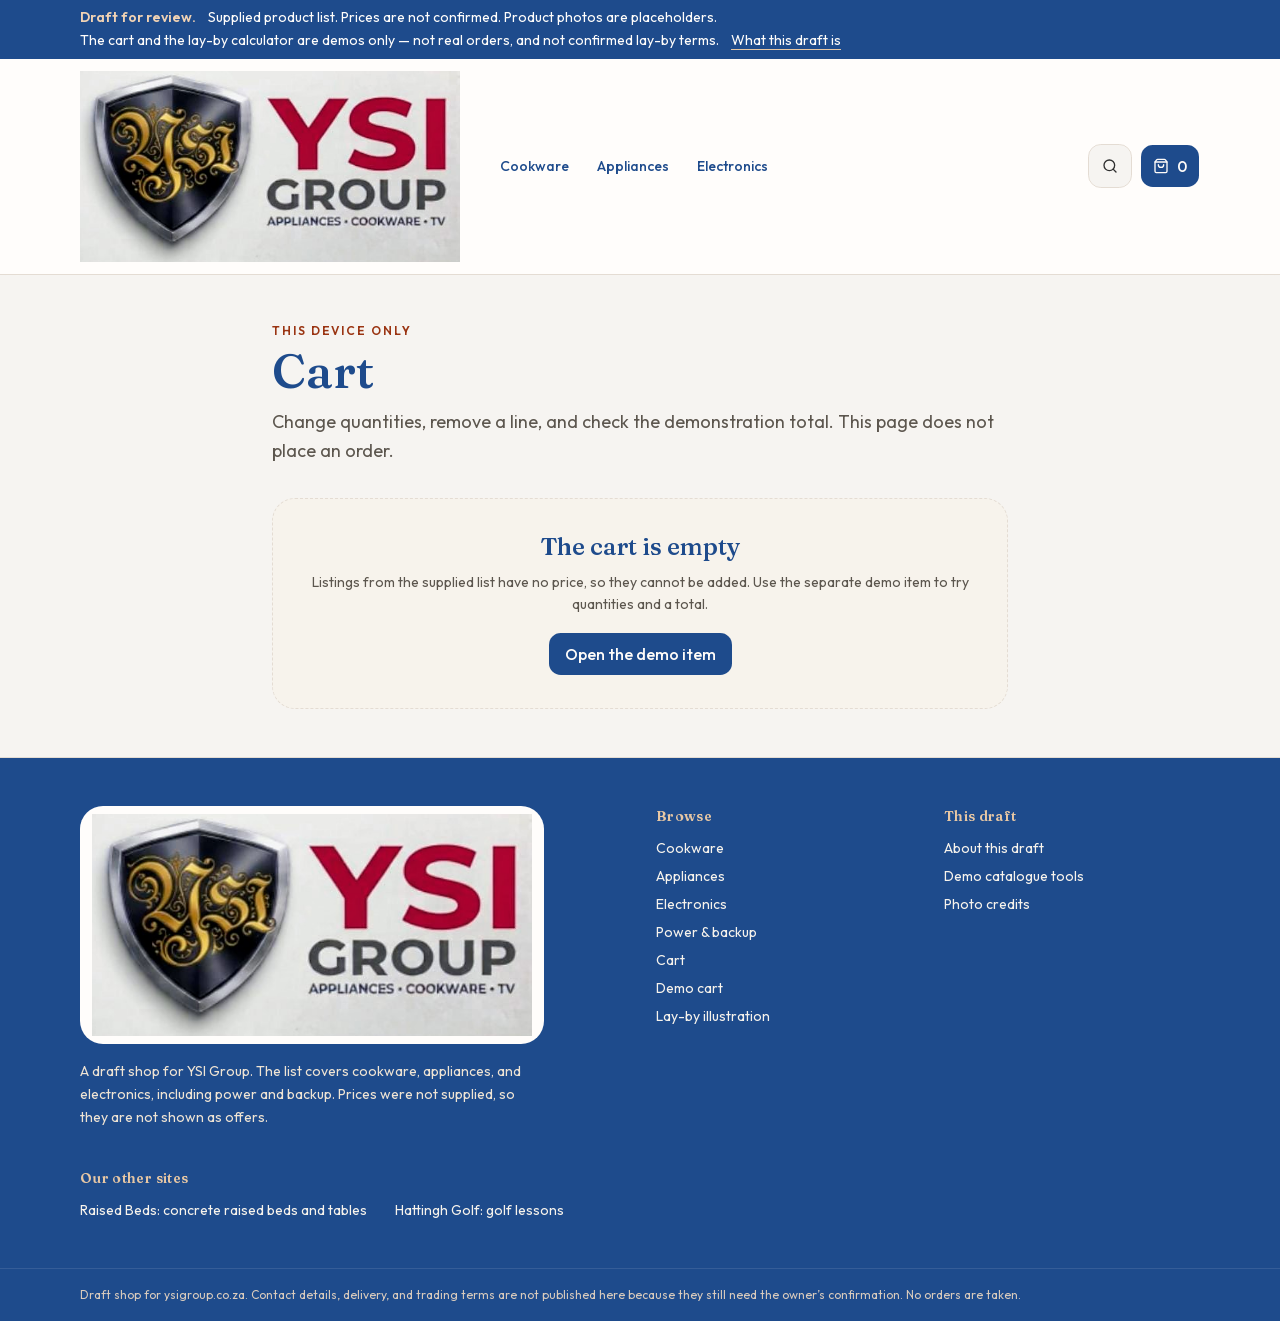
<file: cart/index.html>
<!DOCTYPE html><html lang="en" class="_4LtYgq_variable _5PBLiG_variable h-full antialiased"><head><meta charSet="utf-8"/><meta name="viewport" content="width=device-width, initial-scale=1"/><link rel="preload" href="/_next/static/media/c0680f1bdb3a2e90-s.p.1gsd1jahc5dg_.woff2" as="font" crossorigin="" type="font/woff2"/><link rel="preload" href="/_next/static/media/edb99fec956915f8-s.p.32sris142tqlb.woff2" as="font" crossorigin="" type="font/woff2"/><link rel="preload" href="/images/ysi-logo.png" as="image"/><link rel="stylesheet" href="/_next/static/chunks/0e1dg0rxic3gm.css" data-precedence="next"/><link rel="preload" as="script" fetchPriority="low" href="/_next/static/chunks/3y705tc4v-41-.js"/><script src="/_next/static/chunks/2rv5jvl35qh22.js" async=""></script><script src="/_next/static/chunks/23e6jep2anmtk.js" async=""></script><script src="/_next/static/chunks/0zrcyuvl1kbvc.js" async=""></script><script src="/_next/static/chunks/turbopack-2u1d16houkiyo.js" async=""></script><script src="/_next/static/chunks/2srxvl7szm2lq.js" async=""></script><script src="/_next/static/chunks/3yb5p16ab48hy.js" async=""></script><script src="/_next/static/chunks/0mpraay5e1eo8.js" async=""></script><script src="/_next/static/chunks/2oakj0gcyv1wy.js" async=""></script><script src="/_next/static/chunks/0sp2fc1qe71pb.js" async=""></script><title>Cart — YSI Group draft</title><meta name="description" content="Draft shop for YSI Group. The supplied list has no confirmed prices. Photos are placeholders. The cart and lay-by calculator are demos only."/><meta name="robots" content="noindex, nofollow"/><link rel="icon" href="/favicon.ico?favicon.1kpxscde28p2x.ico" sizes="48x48" type="image/x-icon"/><meta name="next-size-adjust" content=""/><script src="/_next/static/chunks/0cz1d0mv5g_q7.js" noModule=""></script></head><body class="flex min-h-full flex-col bg-background text-foreground"><div hidden=""><!--$--><!--/$--></div><a href="#content" class="skip-link">Skip to content</a><div class="bg-navy text-[#fffdfb]"><p class="mx-auto flex max-w-6xl flex-wrap items-center gap-x-3 gap-y-1 px-4 py-2 text-sm leading-snug"><span class="font-semibold text-[#f0d2b4]">Draft for review.</span><span>Supplied product list. Prices are not confirmed. Product photos are placeholders.</span><span>The cart and the lay-by calculator are demos only — not real orders, and not confirmed lay-by terms.</span><a class="underline decoration-[#e7c7a4] underline-offset-4" href="/draft/">What this draft is</a></p></div><header class="sticky top-0 z-40 border-b border-border bg-[#fffdfb]/95 backdrop-blur"><div class="mx-auto flex max-w-6xl flex-wrap items-center gap-x-3 gap-y-2 px-4 py-3"><button data-slot="sheet-trigger" data-variant="outline" data-size="icon" class="group/button inline-flex shrink-0 items-center justify-center rounded-lg border bg-clip-padding text-sm font-medium whitespace-nowrap transition-all outline-none select-none focus-visible:border-ring focus-visible:ring-3 focus-visible:ring-ring/50 active:not-aria-[haspopup]:translate-y-px disabled:pointer-events-none disabled:opacity-50 aria-invalid:border-destructive aria-invalid:ring-3 aria-invalid:ring-destructive/20 dark:aria-invalid:border-destructive/50 dark:aria-invalid:ring-destructive/40 [&amp;_svg]:pointer-events-none [&amp;_svg]:shrink-0 [&amp;_svg:not([class*=&#x27;size-&#x27;])]:size-4 border-border bg-background hover:bg-muted hover:text-foreground aria-expanded:bg-muted aria-expanded:text-foreground dark:border-input dark:bg-input/30 dark:hover:bg-input/50 size-11 md:hidden" aria-label="Open menu" type="button" aria-haspopup="dialog" aria-expanded="false" data-state="closed"><svg xmlns="http://www.w3.org/2000/svg" width="24" height="24" viewBox="0 0 24 24" fill="none" stroke="currentColor" stroke-width="2" stroke-linecap="round" stroke-linejoin="round" class="lucide lucide-menu" aria-hidden="true"><path d="M4 5h16"></path><path d="M4 12h16"></path><path d="M4 19h16"></path></svg></button><a class="order-last w-full rounded-md focus-visible:outline-2 focus-visible:outline-offset-4 focus-visible:outline-copper md:order-none md:w-auto" href="/"><img src="/images/ysi-logo.png" alt="YSI Group. Appliances, cookware, TV." width="571" height="288" class="h-auto w-full max-w-[440px] object-contain object-left md:w-[380px]"/></a><nav class="ml-4 hidden items-center gap-1 md:flex" aria-label="Primary"><a class="rounded-full px-3 py-2 text-sm font-medium text-navy hover:bg-secondary" href="/cookware/">Cookware</a><a class="rounded-full px-3 py-2 text-sm font-medium text-navy hover:bg-secondary" href="/appliances/">Appliances</a><a class="rounded-full px-3 py-2 text-sm font-medium text-navy hover:bg-secondary" href="/electronics/">Electronics</a></nav><div class="ml-auto flex items-center gap-2"><a aria-label="Search the supplied list" data-slot="button" data-variant="outline" data-size="icon" class="group/button shrink-0 items-center justify-center rounded-lg border bg-clip-padding text-sm font-medium whitespace-nowrap transition-all outline-none select-none focus-visible:border-ring focus-visible:ring-3 focus-visible:ring-ring/50 active:not-aria-[haspopup]:translate-y-px disabled:pointer-events-none disabled:opacity-50 aria-invalid:border-destructive aria-invalid:ring-3 aria-invalid:ring-destructive/20 dark:aria-invalid:border-destructive/50 dark:aria-invalid:ring-destructive/40 [&amp;_svg]:pointer-events-none [&amp;_svg]:shrink-0 [&amp;_svg:not([class*=&#x27;size-&#x27;])]:size-4 border-border bg-background hover:bg-muted hover:text-foreground aria-expanded:bg-muted aria-expanded:text-foreground dark:border-input dark:bg-input/30 dark:hover:bg-input/50 size-11 hidden sm:inline-flex" href="/shop/#catalogue-search"><svg xmlns="http://www.w3.org/2000/svg" width="24" height="24" viewBox="0 0 24 24" fill="none" stroke="currentColor" stroke-width="2" stroke-linecap="round" stroke-linejoin="round" class="lucide lucide-search" aria-hidden="true"><path d="m21 21-4.34-4.34"></path><circle cx="11" cy="11" r="8"></circle></svg></a><button data-slot="button" data-variant="default" data-size="default" class="group/button inline-flex shrink-0 items-center justify-center rounded-lg border border-transparent bg-clip-padding font-medium whitespace-nowrap transition-all outline-none select-none focus-visible:border-ring focus-visible:ring-3 focus-visible:ring-ring/50 active:not-aria-[haspopup]:translate-y-px disabled:pointer-events-none disabled:opacity-50 aria-invalid:border-destructive aria-invalid:ring-3 aria-invalid:ring-destructive/20 dark:aria-invalid:border-destructive/50 dark:aria-invalid:ring-destructive/40 [&amp;_svg]:pointer-events-none [&amp;_svg]:shrink-0 [&amp;_svg:not([class*=&#x27;size-&#x27;])]:size-4 bg-primary text-primary-foreground hover:bg-primary/80 h-11 text-base has-data-[icon=inline-end]:pr-3 has-data-[icon=inline-start]:pl-3 min-w-11 gap-2 px-3" aria-label="Open cart"><svg xmlns="http://www.w3.org/2000/svg" width="24" height="24" viewBox="0 0 24 24" fill="none" stroke="currentColor" stroke-width="2" stroke-linecap="round" stroke-linejoin="round" class="lucide lucide-shopping-bag" aria-hidden="true"><path d="M16 10a4 4 0 0 1-8 0"></path><path d="M3.103 6.034h17.794"></path><path d="M3.4 5.467a2 2 0 0 0-.4 1.2V20a2 2 0 0 0 2 2h14a2 2 0 0 0 2-2V6.667a2 2 0 0 0-.4-1.2l-2-2.667A2 2 0 0 0 17 2H7a2 2 0 0 0-1.6.8z"></path></svg><span class="tabular-nums"></span></button></div></div></header><main id="content" class="flex-1"><!--$--><div class="mx-auto max-w-3xl px-4 py-8 sm:py-12"><p class="text-xs font-semibold tracking-[0.16em] text-copper-deep uppercase">This device only</p><h1 class="mt-2 font-heading text-4xl text-navy sm:text-5xl">Cart</h1><p class="mt-3 text-lg leading-relaxed text-muted-foreground">Change quantities, remove a line, and check the demonstration total. This page does not place an order.</p><div class="mt-8"><p class="text-sm text-muted-foreground">Loading the cart on this device…</p></div></div><!--/$--><!--$--><!--/$--></main><footer class="mt-auto border-t border-border bg-navy text-[#f7f3ec]"><div class="mx-auto max-w-6xl px-4 py-12"><div class="grid gap-8 sm:grid-cols-2 lg:grid-cols-4"><div class="sm:col-span-2"><div class="inline-flex rounded-2xl bg-[#fffdfb] px-3 py-2"><img src="/images/ysi-logo.png" alt="YSI Group. Appliances, cookware, TV." width="571" height="288" class="h-auto max-w-[440px] object-contain object-left w-[min(100%,440px)] md:w-[440px]"/></div><p class="mt-4 max-w-md text-sm leading-relaxed text-[#efe4d4]">A draft shop for YSI Group. The list covers cookware, appliances, and electronics, including power and backup. Prices were not supplied, so they are not shown as offers.</p></div><div><h2 class="text-sm font-semibold tracking-wide text-[#e7c7a4]">Browse</h2><ul class="mt-3 space-y-2 text-sm"><li><a class="underline-offset-4 hover:underline" href="/cookware/">Cookware</a></li><li><a class="underline-offset-4 hover:underline" href="/appliances/">Appliances</a></li><li><a class="underline-offset-4 hover:underline" href="/electronics/">Electronics</a></li><li><a class="underline-offset-4 hover:underline" href="/electronics/?group=power-backup">Power &amp; backup</a></li><li><a class="underline-offset-4 hover:underline" href="/cart/">Cart</a></li><li><a class="underline-offset-4 hover:underline" href="/demo/">Demo cart</a></li><li><a class="underline-offset-4 hover:underline" href="/lay-by/">Lay-by illustration</a></li></ul></div><div><h2 class="text-sm font-semibold tracking-wide text-[#e7c7a4]">This draft</h2><ul class="mt-3 space-y-2 text-sm"><li><a class="underline-offset-4 hover:underline" href="/draft/">About this draft</a></li><li><a class="underline-offset-4 hover:underline" href="/admin/">Demo catalogue tools</a></li><li><a class="underline-offset-4 hover:underline" href="/draft/#credits">Photo credits</a></li></ul></div></div><nav class="mt-10" aria-label="Our other sites"><h2 class="text-sm font-semibold tracking-wide text-[#e7c7a4]">Our other sites</h2><ul class="mt-3 flex flex-wrap gap-x-7 gap-y-2 text-sm"><li><a class="underline-offset-4 hover:underline" href="https://www.raisedbeds.co.za">Raised Beds: concrete raised beds and tables</a></li><li><a class="underline-offset-4 hover:underline" href="https://www.hattinghgolf.com">Hattingh Golf: golf lessons</a></li></ul></nav></div><div class="border-t border-white/10"><p class="mx-auto max-w-6xl px-4 py-4 text-xs leading-relaxed text-[#d9cbbd]">Draft shop for ysigroup.co.za. Contact details, delivery, and trading terms are not published here because they still need the owner’s confirmation. No orders are taken.</p></div></footer><script id="_R_">(globalThis["TURBOPACK"] || (globalThis["TURBOPACK"] = [])).push({"otherChunks":["static/chunks/3y705tc4v-41-.js","static/chunks/2rv5jvl35qh22.js","static/chunks/23e6jep2anmtk.js","static/chunks/0zrcyuvl1kbvc.js"],"runtimeModuleIds":[94553]});</script><script src="/_next/static/chunks/3y705tc4v-41-.js" async=""></script><script>(self.__next_f=self.__next_f||[]).push([0])</script><script>self.__next_f.push([1,"1:\"$Sreact.fragment\"\n2:\"/_next/static/chunks/2srxvl7szm2lq.js\"\n3:\"/_next/static/chunks/3yb5p16ab48hy.js\"\n4:\"/_next/static/chunks/0mpraay5e1eo8.js\"\n5:I[28739,[\"$2\",\"$3\",\"$4\"],\"Providers\"]\n6:I[22016,[\"$2\",\"$3\",\"$4\"],\"\"]\n7:I[48303,[\"$2\",\"$3\",\"$4\"],\"SiteHeader\"]\n8:I[39756,[\"$2\",\"$3\",\"$4\"],\"default\"]\n9:\"/_next/static/chunks/2oakj0gcyv1wy.js\"\na:I[8821,[\"$2\",\"$3\",\"$4\",\"$9\"],\"default\"]\nb:I[37457,[\"$2\",\"$3\",\"$4\"],\"default\"]\n16:I[68027,[\"$2\",\"$3\",\"$4\"],\"default\",1]\n:HL[\"/_next/static/chunks/0e1dg0rxic3gm.css\",\"style\"]\n:HL[\"/_next/static/media/c0680f1bdb3a2e90-s.p.1gsd1jahc5dg_.woff2\",\"font\",{\"crossOrigin\":\"\",\"type\":\"font/woff2\"}]\n:HL[\"/_next/static/media/edb99fec956915f8-s.p.32sris142tqlb.woff2\",\"font\",{\"crossOrigin\":\"\",\"type\":\"font/woff2\"}]\n:HL[\"/images/ysi-logo.png\",\"image\"]\n12:X\n13:[[\"children\",{\"s\":\"__PAGE__\",\"h\":512,\"d\":{\"r\":\"$L14\",\"p\":false,\"v\":null}}]]\n10:[[\"children\",{\"s\":\"cart\",\"h\":512,\"d\":{\"r\":\"$L11\",\"p\":false,\"v\":\"$12\"},\"c\":\"$Q13\"}]]\n0:{\"P\":null,\"c\":[\"\",\"cart\",\"\"],\"q\":\"\",\"i\":false,\"t\":{\"t\":{\"s\":\"\",\"h\":528,\"d\":{\"r\":[\"$\",\"$1\",\"c\",{\"children\":[[[\"$\",\"link\",\"0\",{\"rel\":\"stylesheet\",\"href\":\"/_next/static/chunks/0e1dg0rxic3gm.css\",\"precedence\":\"next\",\"crossOrigin\":\"$undefined\",\"nonce\":\"$undefined\"}],[\"$\",\"script\",\"script-0\",{\"src\":\"/_next/static/chunks/2srxvl7szm2lq.js\",\"async\":true,\"nonce\":\"$undefined\"}],[\"$\",\"script\",\"script-1\",{\"src\":\"/_next/static/chunks/3yb5p16ab48hy.js\",\"async\":true,\"nonce\":\"$undefined\"}],[\"$\",\"script\",\"script-2\",{\"src\":\"/_next/static/chunks/0mpraay5e1eo8.js\",\"async\":true,\"nonce\":\"$undefined\"}]],[\"$\",\"html\",null,{\"lang\":\"en\",\"className\":\"_4LtYgq_variable _5PBLiG_variable h-full antialiased\",\"children\":[\"$\",\"body\",null,{\"className\":\"flex min-h-full flex-col bg-background text-foreground\",\"children\":[[\"$\",\"a\",null,{\"href\":\"#content\",\"className\":\"skip-link\",\"children\":\"Skip to content\"}],[\"$\",\"$L5\",null,{\"children\":[[\"$\",\"div\",null,{\"className\":\"bg-navy text-[#fffdfb]\",\"children\":[\"$\",\"p\",null,{\"className\":\"mx-auto flex max-w-6xl flex-wrap items-center gap-x-3 gap-y-1 px-4 py-2 text-sm leading-snug\",\"children\":[[\"$\",\"span\",null,{\"className\":\"font-semibold text-[#f0d2b4]\",\"children\":\"Draft for review.\"}],[\"$\",\"span\",null,{\"children\":\"Supplied product list. Prices are not confirmed. Product photos are placeholders.\"}],[\"$\",\"span\",null,{\"children\":\"The cart and the lay-by calculator are demos only — not real orders, and not confirmed lay-by terms.\"}],[\"$\",\"$L6\",null,{\"href\":\"/draft\",\"className\":\"underline decoration-[#e7c7a4] underline-offset-4\",\"children\":\"What this draft is\"}]]}]}],[\"$\",\"$L7\",null,{}],[\"$\",\"main\",null,{\"id\":\"content\",\"className\":\"flex-1\",\"children\":[\"$\",\"$L8\",null,{\"parallelRouterKey\":\"children\",\"error\":\"$a\",\"errorStyles\":[],\"errorScripts\":[[\"$\",\"script\",\"script-0\",{\"src\":\"/_next/static/chunks/2oakj0gcyv1wy.js\",\"async\":true,\"nonce\":\"$undefined\"}]],\"template\":[\"$\",\"$Lb\",null,{}],\"templateStyles\":\"$undefined\",\"templateScripts\":\"$undefined\",\"notFound\":[[\"$\",\"div\",null,{\"className\":\"mx-auto max-w-xl px-4 py-20 text-center\",\"children\":[[\"$\",\"h1\",null,{\"className\":\"font-heading text-4xl text-navy\",\"children\":\"That page is not in the draft\"}],[\"$\",\"p\",null,{\"className\":\"mt-3 text-muted-foreground\",\"children\":\"The address does not match a page in this shop preview.\"}],[\"$\",\"$L6\",null,{\"href\":\"/\",\"children\":\"Back to the draft home\",\"data-slot\":\"button\",\"data-variant\":\"default\",\"data-size\":\"default\",\"className\":\"group/button inline-flex shrink-0 items-center justify-center rounded-lg border border-transparent bg-clip-padding font-medium whitespace-nowrap transition-all outline-none select-none focus-visible:border-ring focus-visible:ring-3 focus-visible:ring-ring/50 active:not-aria-[haspopup]:translate-y-px disabled:pointer-events-none disabled:opacity-50 aria-invalid:border-destructive aria-invalid:ring-3 aria-invalid:ring-destructive/20 dark:aria-invalid:border-destructive/50 dark:aria-invalid:ring-destructive/40 [\u0026_svg]:pointer-events-none [\u0026_svg]:shrink-0 [\u0026_svg:not([class*='size-'])]:size-4 bg-primary text-primary-foreground hover:bg-primary/80 h-11 gap-2 px-4 text-base has-data-[icon=inline-end]:pr-3 has-data-[icon=inline-start]:pl-3 mt-6\",\"ref\":null}]]}],[]],\"forbidden\":\"$undefined\",\"unauthorized\":\"$undefined\"}]}],[\"$\",\"footer\",null,{\"className\":\"mt-auto border-t border-border bg-navy text-[#f7f3ec]\",\"children\":[[\"$\",\"div\",null,{\"className\":\"mx-auto max-w-6xl px-4 py-12\",\"children\":[[\"$\",\"div\",null,{\"className\":\"grid gap-8 sm:grid-cols-2 lg:grid-cols-4\",\"children\":[[\"$\",\"div\",null,{\"className\":\"sm:col-span-2\",\"children\":[[\"$\",\"div\",null,{\"className\":\"inline-flex rounded-2xl bg-[#fffdfb] px-3 py-2\",\"children\":[\"$\",\"img\",null,{\"src\":\"/images/ysi-logo.png\",\"alt\":\"YSI Group. Appliances, cookware, TV.\",\"width\":571,\"height\":288,\"className\":\"h-auto max-w-[440px] object-contain object-left w-[min(100%,440px)] md:w-[440px]\"}]}],[\"$\",\"p\",null,{\"className\":\"mt-4 max-w-md text-sm leading-relaxed text-[#efe4d4]\",\"children\":\"A draft shop for YSI Group. The list covers cookware, appliances, and electronics, including power and backup. Prices were not supplied, so they are not shown as offers.\"}]]}],[\"$\",\"div\",null,{\"children\":[[\"$\",\"h2\",null,{\"className\":\"text-sm font-semibold tracking-wide text-[#e7c7a4]\",\"children\":\"Browse\"}],\"$Lc\"]}],\"$Ld\"]}],\"$Le\"]}],\"$Lf\"]}]]}]]}]}]]}],\"p\":false,\"v\":null},\"c\":\"$Q10\"},\"h\":{\"r\":\"$L15\",\"p\":false,\"v\":null}},\"m\":\"$undefined\",\"G\":[\"$16\",[\"$L17\"]],\"S\":true,\"r\":\"$undefined\",\"s\":\"$undefined\",\"a\":\"$undefined\",\"l\":\"$undefined\",\"p\":\"$undefined\",\"d\":\"$undefined\",\"b\":\"EhTMR-h0ozaPAtE5s_P6b\"}\n18:\"$Sreact.suspense\"\n19:\"/_next/static/chunks/0sp2fc1qe71pb.js\"\n1a:I[92379,[\"$2\",\"$3\",\"$4\",\"$19\"],\"CartPageView\"]\n1b:I[97367,[\"$2\",\"$3\",\"$4\"],\"OutletBoundary\"]\n1d:\"ViewportBoundary\"\n1e:I[97367,[\"$2\",\"$3\",\"$4\"],\"$1d\"]\n20:\"MetadataBoundary\"\n21:I[97367,[\"$2\",\"$3\",\"$4\"],\"$20\"]\nc:[\"$\",\"ul\",null,{\"className\":\"mt-3 space-y-2 text-sm\",\"children\":[[\"$\",\"li\",null,{\"children\":[\"$\",\"$L6\",null,{\"className\":\"underline-offset-4 hover:underline\",\"href\":\"/cookware\",\"children\":\"Cookware\"}]}],[\"$\",\"li\",null,{\"children\":[\"$\",\"$L6\",null,{\"className\":\"underline-offset-4 hover:underline\",\"href\":\"/appliances\",\"children\":\"Appliances\"}]}],[\"$\",\"li\",null,{\"children\":[\"$\",\"$L6\",null,{\"className\":\"underline-offset-4 hover:underline\",\"href\":\"/electronics\",\"children\":\"Electronics\"}]}],[\"$\",\"li\",null,{\"children\":[\"$\",\"$L6\",null,{\"className\":\"underline-offset-4 hover:underline\",\"href\":\"/electronics?group=power-backup\",\"children\":\"Power \u0026 backup\"}]}],[\"$\",\"li\",null,{\"children\":[\"$\",\"$L6\",null,{\"className\":\"underline-offset-4 hover:underline\",\"href\":\"/cart\",\"children\":\"Cart\"}]}],[\"$\",\"li\",null,{\"children\":[\"$\",\"$L6\",null,{\"className\":\"underline-offset-4 hover:underline\",\"href\":\"/demo\",\"children\":\"Demo cart\"}]}],[\"$\",\"li\",null,{\"children\":[\"$\",\"$L6\",null,{\"className\":\"underline-offset-4 hover:underline\",\"href\":\"/lay-by\",\"children\":\"Lay-by illustration\"}]}]]}]\nd:[\"$\",\"div\",null,{\"children\":[[\"$\",\"h2\",null,{\"className\":\"text-sm font-semibold tracking-wide text-[#e7c7a4]\",\"children\":\"This draft\"}],[\"$\",\"ul\",null,{\"className\":\"mt-3 space-y-2 text-sm\",\"children\":[[\"$\",\"li\",null,{\"children\":[\"$\",\"$L6\",null,{\"className\":\"underline-offset-4 hover:underline\",\"href\":\"/draft\",\"children\":\"About this draft\"}]}],[\"$\",\"li\",null,{\"children\":[\"$\",\"$L6\",null,{\"className\":\"underline-offset-4 hover:underline\",\"href\":\"/admin\",\"children\":\"Demo catalogue tools\"}]}],[\"$\",\"li\",null,{\"children\":[\"$\",\"$L6\",null,{\"className\":\"underline-offset-4 hover:underline\",\"href\":\"/draft#credits\",\"children\":\"Photo credits\"}]}]]}]]}]\ne:[\"$\",\"nav\",null,{\"className\":\"mt-10\",\"aria-label\":\"Our other sites\",\"children\":[[\"$\",\"h2\",null,{\"className\":\"text-sm font-semibold tracking-wide text-[#e7c7a4]\",\"children\":\"Our other sites\"}],[\"$\",\"ul\",null,{\"className\":\"mt-3 flex flex-wrap gap-x-7 gap-y-2 text-sm\",\"children\":[[\"$\",\"li\",null,{\"children\":[\"$\",\"a\",null,{\"className\":\"underline-offset-4 hover:underline\",\"href\":\"https://www.raisedbeds.co.za\",\"children\":\"Raised Beds: concrete raised beds and tables\"}]}],[\"$\",\"li\",null,{\"children\":[\"$\",\"a\",null,{\"className\":\"underline-offset-4 hover:underline\",\"href\":\"https://www.hattinghgolf.com\",\"children\":\"Hattingh Golf: golf lessons\"}]}]]}]]}]\nf:[\"$\",\"div\",null,{\"className\":\"border-t border-white/10\",\"children\":[\"$\",\"p\",null,{\"className\":\"mx-auto max-w-6xl px-4 py-4 text-xs leading-relaxed text-[#d9cbbd]\",\"children\":\"Draft shop for ysigroup.co.za. Contact details, delivery, and trading terms are not published here because they still need the owner’s confirmation. No orders are taken.\"}]}]\n11:[\"$\",\"$1\",\"c\",{\"children\":[null,[\"$\",\"$L8\",null,{\"parallelRouterKey\":\"children\",\"error\":\"$undefined\",\"errorStyles\":\"$undefined\",\"errorScripts\":\"$undefined\",\"template\":[\"$\",\"$Lb\",null,{}],\"templateStyles\":\"$undefined\",\"templateScripts\":\"$undefined\",\"notFound\":\"$undefined\",\"forbidden\":\"$undefined\",\"unauthorized\":\"$undefined\"}]]}]\n14:[\"$\",\"$1\",\"c\",{\"children\":[[\"$\",\"$18\",null,{\"fallback\":[\"$\",\"p\",null,{\"className\":\"px-4 py-10 text-sm text-muted-foreground\",\"children\":\"Loading the cart…\"}],\"children\":[\"$\",\"$L1a\",null,{}]}],[[\"$\",\"script\",\"script-0\",{\"src\":\"/_next/static/chunks/0sp2fc1qe71pb.js\",\"async\":true,\"nonce\":\"$undefined\"}]],[\"$\",\"$L1b\",null,{\"children\":[\"$\",\"$18\",null,{\"name\":\"Next.MetadataOutlet\",\"children\":\"$@1c\"}]}]]}]\n15:[\"$\",\"$1\",\"h\",{\"children\":[null,[\"$\",\"$L1e\",null,{\"children\":\"$L1f\"}],[\"$\",\"$L21\",null,{\"children\":[[\"$\",\"div\",null,{\"hidden\":true,\"children\":[\"$\",\"$18\",null,{\"name\":\"Next.Metadata\",\"children\":\"$L22\"}]}],null]}],[\"$\",\"meta\",null,{\"name\":\"next-size-adjust\",\"content\":\"\"}]]}]\n17:[\"$\",\"link\",\"0\",{\"rel\":\"stylesheet\",\"href\":\"/_next/static/chunks/0e1dg0rxic3gm.css\",\"precedence\":\"next\",\"crossOrigin\":\"$undefined\",\"nonce\":\"$undefined\"}]\n12:C\n1f:[[\"$\",\"meta\",\"0\",{\"charSet\":\"utf-8\"}],[\"$\",\"meta\",\"1\",{\"name\":\"viewport\",\"content\":\"width=device-width, initial-scale=1\"}]]\n23:I[27201,[\"$2\",\"$3\",\"$4\"],\"IconMark\"]\n1c:null\n22:[[\"$\",\"title\",\"0\",{\"children\":\"Cart — YSI Group draft\"}],[\"$\",\"meta\",\"1\",{\"name\":\"description\",\"content\":\"Draft shop for YSI Group. The supplied list has no confirmed prices. Photos are placeholders. The cart and lay-by calculator are demos only.\"}],[\"$\",\"meta\",\"2\",{\"name\":\"robots\",\"content\":\"noindex, nofollow\"}],[\"$\",\"link\",\"3\",{\"rel\":\"icon\",\"href\":\"/favicon.ico?favicon.1kpxscde28p2x.ico\",\"sizes\":\"48x48\",\"type\":\"image/x-icon\"}],[\"$\",\"$L23\",\"4\",{}]]\n"])</script></body></html>
</file>
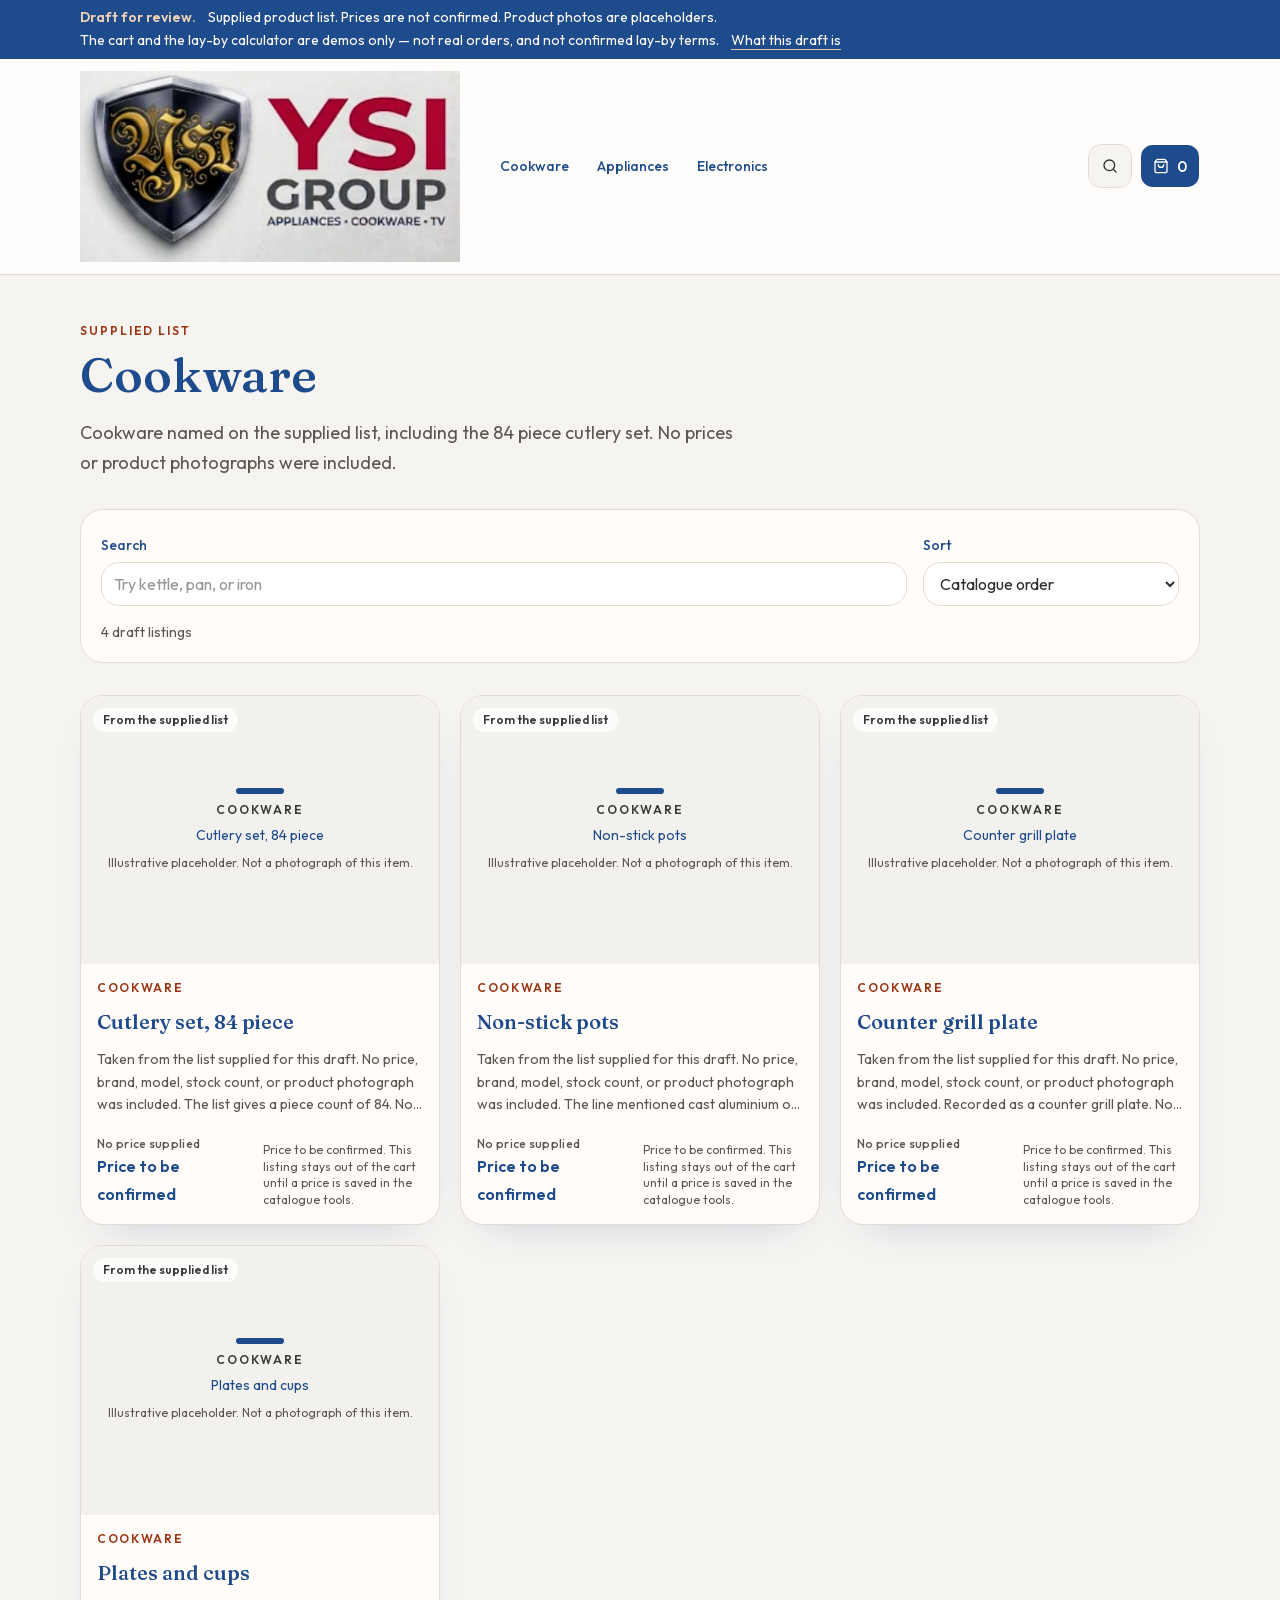
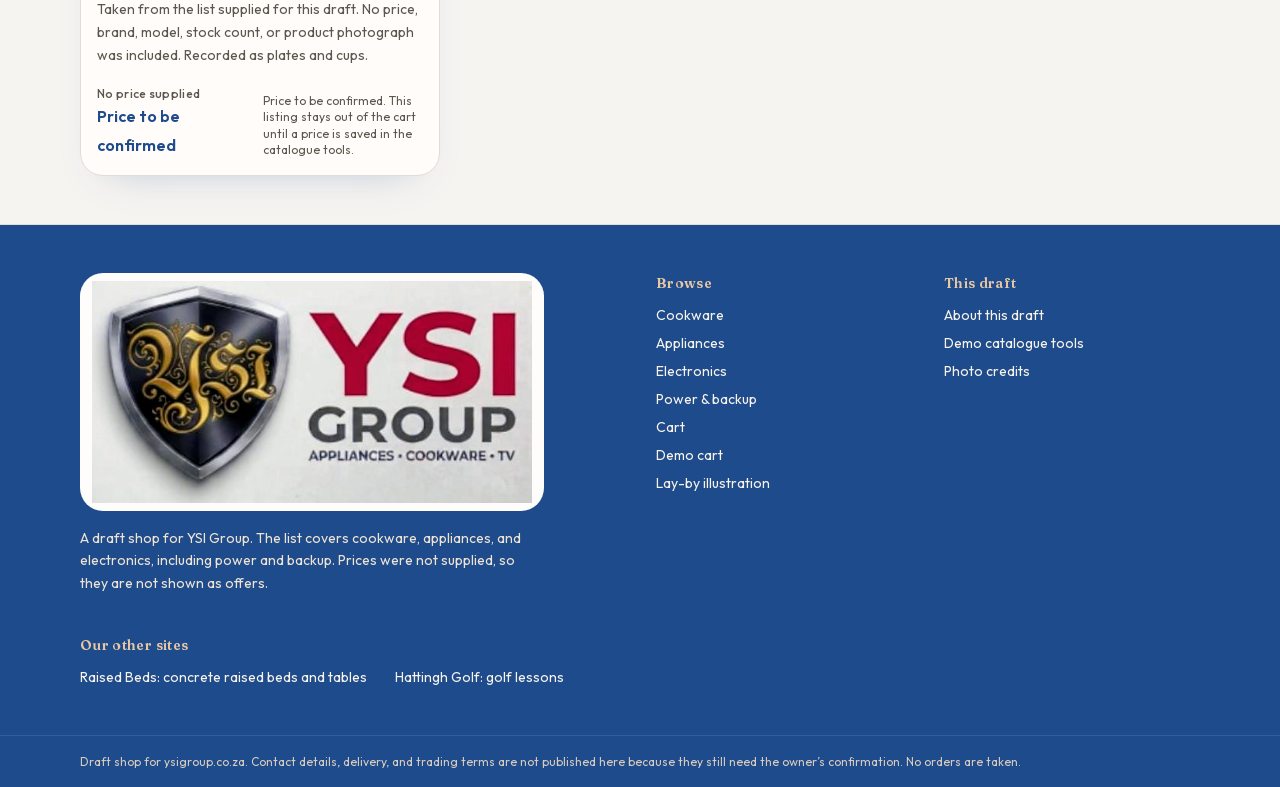
<file: cookware/index.html>
<!DOCTYPE html><html lang="en" class="_4LtYgq_variable _5PBLiG_variable h-full antialiased"><head><meta charSet="utf-8"/><meta name="viewport" content="width=device-width, initial-scale=1"/><link rel="preload" href="/_next/static/media/c0680f1bdb3a2e90-s.p.1gsd1jahc5dg_.woff2" as="font" crossorigin="" type="font/woff2"/><link rel="preload" href="/_next/static/media/edb99fec956915f8-s.p.32sris142tqlb.woff2" as="font" crossorigin="" type="font/woff2"/><link rel="preload" href="/images/ysi-logo.png" as="image"/><link rel="stylesheet" href="/_next/static/chunks/0e1dg0rxic3gm.css" data-precedence="next"/><link rel="preload" as="script" fetchPriority="low" href="/_next/static/chunks/3y705tc4v-41-.js"/><script src="/_next/static/chunks/2rv5jvl35qh22.js" async=""></script><script src="/_next/static/chunks/23e6jep2anmtk.js" async=""></script><script src="/_next/static/chunks/0zrcyuvl1kbvc.js" async=""></script><script src="/_next/static/chunks/turbopack-2u1d16houkiyo.js" async=""></script><script src="/_next/static/chunks/2srxvl7szm2lq.js" async=""></script><script src="/_next/static/chunks/3yb5p16ab48hy.js" async=""></script><script src="/_next/static/chunks/0mpraay5e1eo8.js" async=""></script><script src="/_next/static/chunks/2oakj0gcyv1wy.js" async=""></script><script src="/_next/static/chunks/2dv8icnbnfwq-.js" async=""></script><title>Cookware — YSI Group draft</title><meta name="description" content="Draft shop for YSI Group. The supplied list has no confirmed prices. Photos are placeholders. The cart and lay-by calculator are demos only."/><meta name="robots" content="noindex, nofollow"/><link rel="icon" href="/favicon.ico?favicon.1kpxscde28p2x.ico" sizes="48x48" type="image/x-icon"/><meta name="next-size-adjust" content=""/><script src="/_next/static/chunks/0cz1d0mv5g_q7.js" noModule=""></script></head><body class="flex min-h-full flex-col bg-background text-foreground"><div hidden=""><!--$--><!--/$--></div><a href="#content" class="skip-link">Skip to content</a><div class="bg-navy text-[#fffdfb]"><p class="mx-auto flex max-w-6xl flex-wrap items-center gap-x-3 gap-y-1 px-4 py-2 text-sm leading-snug"><span class="font-semibold text-[#f0d2b4]">Draft for review.</span><span>Supplied product list. Prices are not confirmed. Product photos are placeholders.</span><span>The cart and the lay-by calculator are demos only — not real orders, and not confirmed lay-by terms.</span><a class="underline decoration-[#e7c7a4] underline-offset-4" href="/draft/">What this draft is</a></p></div><header class="sticky top-0 z-40 border-b border-border bg-[#fffdfb]/95 backdrop-blur"><div class="mx-auto flex max-w-6xl flex-wrap items-center gap-x-3 gap-y-2 px-4 py-3"><button data-slot="sheet-trigger" data-variant="outline" data-size="icon" class="group/button inline-flex shrink-0 items-center justify-center rounded-lg border bg-clip-padding text-sm font-medium whitespace-nowrap transition-all outline-none select-none focus-visible:border-ring focus-visible:ring-3 focus-visible:ring-ring/50 active:not-aria-[haspopup]:translate-y-px disabled:pointer-events-none disabled:opacity-50 aria-invalid:border-destructive aria-invalid:ring-3 aria-invalid:ring-destructive/20 dark:aria-invalid:border-destructive/50 dark:aria-invalid:ring-destructive/40 [&amp;_svg]:pointer-events-none [&amp;_svg]:shrink-0 [&amp;_svg:not([class*=&#x27;size-&#x27;])]:size-4 border-border bg-background hover:bg-muted hover:text-foreground aria-expanded:bg-muted aria-expanded:text-foreground dark:border-input dark:bg-input/30 dark:hover:bg-input/50 size-11 md:hidden" aria-label="Open menu" type="button" aria-haspopup="dialog" aria-expanded="false" data-state="closed"><svg xmlns="http://www.w3.org/2000/svg" width="24" height="24" viewBox="0 0 24 24" fill="none" stroke="currentColor" stroke-width="2" stroke-linecap="round" stroke-linejoin="round" class="lucide lucide-menu" aria-hidden="true"><path d="M4 5h16"></path><path d="M4 12h16"></path><path d="M4 19h16"></path></svg></button><a class="order-last w-full rounded-md focus-visible:outline-2 focus-visible:outline-offset-4 focus-visible:outline-copper md:order-none md:w-auto" href="/"><img src="/images/ysi-logo.png" alt="YSI Group. Appliances, cookware, TV." width="571" height="288" class="h-auto w-full max-w-[440px] object-contain object-left md:w-[380px]"/></a><nav class="ml-4 hidden items-center gap-1 md:flex" aria-label="Primary"><a class="rounded-full px-3 py-2 text-sm font-medium text-navy hover:bg-secondary" href="/cookware/">Cookware</a><a class="rounded-full px-3 py-2 text-sm font-medium text-navy hover:bg-secondary" href="/appliances/">Appliances</a><a class="rounded-full px-3 py-2 text-sm font-medium text-navy hover:bg-secondary" href="/electronics/">Electronics</a></nav><div class="ml-auto flex items-center gap-2"><a aria-label="Search the supplied list" data-slot="button" data-variant="outline" data-size="icon" class="group/button shrink-0 items-center justify-center rounded-lg border bg-clip-padding text-sm font-medium whitespace-nowrap transition-all outline-none select-none focus-visible:border-ring focus-visible:ring-3 focus-visible:ring-ring/50 active:not-aria-[haspopup]:translate-y-px disabled:pointer-events-none disabled:opacity-50 aria-invalid:border-destructive aria-invalid:ring-3 aria-invalid:ring-destructive/20 dark:aria-invalid:border-destructive/50 dark:aria-invalid:ring-destructive/40 [&amp;_svg]:pointer-events-none [&amp;_svg]:shrink-0 [&amp;_svg:not([class*=&#x27;size-&#x27;])]:size-4 border-border bg-background hover:bg-muted hover:text-foreground aria-expanded:bg-muted aria-expanded:text-foreground dark:border-input dark:bg-input/30 dark:hover:bg-input/50 size-11 hidden sm:inline-flex" href="/shop/#catalogue-search"><svg xmlns="http://www.w3.org/2000/svg" width="24" height="24" viewBox="0 0 24 24" fill="none" stroke="currentColor" stroke-width="2" stroke-linecap="round" stroke-linejoin="round" class="lucide lucide-search" aria-hidden="true"><path d="m21 21-4.34-4.34"></path><circle cx="11" cy="11" r="8"></circle></svg></a><button data-slot="button" data-variant="default" data-size="default" class="group/button inline-flex shrink-0 items-center justify-center rounded-lg border border-transparent bg-clip-padding font-medium whitespace-nowrap transition-all outline-none select-none focus-visible:border-ring focus-visible:ring-3 focus-visible:ring-ring/50 active:not-aria-[haspopup]:translate-y-px disabled:pointer-events-none disabled:opacity-50 aria-invalid:border-destructive aria-invalid:ring-3 aria-invalid:ring-destructive/20 dark:aria-invalid:border-destructive/50 dark:aria-invalid:ring-destructive/40 [&amp;_svg]:pointer-events-none [&amp;_svg]:shrink-0 [&amp;_svg:not([class*=&#x27;size-&#x27;])]:size-4 bg-primary text-primary-foreground hover:bg-primary/80 h-11 text-base has-data-[icon=inline-end]:pr-3 has-data-[icon=inline-start]:pl-3 min-w-11 gap-2 px-3" aria-label="Open cart"><svg xmlns="http://www.w3.org/2000/svg" width="24" height="24" viewBox="0 0 24 24" fill="none" stroke="currentColor" stroke-width="2" stroke-linecap="round" stroke-linejoin="round" class="lucide lucide-shopping-bag" aria-hidden="true"><path d="M16 10a4 4 0 0 1-8 0"></path><path d="M3.103 6.034h17.794"></path><path d="M3.4 5.467a2 2 0 0 0-.4 1.2V20a2 2 0 0 0 2 2h14a2 2 0 0 0 2-2V6.667a2 2 0 0 0-.4-1.2l-2-2.667A2 2 0 0 0 17 2H7a2 2 0 0 0-1.6.8z"></path></svg><span class="tabular-nums"></span></button></div></div></header><main id="content" class="flex-1"><!--$!--><template data-dgst=""></template><div class="mx-auto max-w-6xl px-4 py-8" aria-busy="true" aria-live="polite"><p class="text-sm text-muted-foreground">Loading the draft catalogue…</p><div class="mt-6 grid gap-4 sm:grid-cols-2 lg:grid-cols-3"><div class="h-80 animate-pulse rounded-2xl bg-cream-deep"></div><div class="h-80 animate-pulse rounded-2xl bg-cream-deep"></div><div class="h-80 animate-pulse rounded-2xl bg-cream-deep"></div><div class="h-80 animate-pulse rounded-2xl bg-cream-deep"></div><div class="h-80 animate-pulse rounded-2xl bg-cream-deep"></div><div class="h-80 animate-pulse rounded-2xl bg-cream-deep"></div></div></div><!--/$--><!--$--><!--/$--></main><footer class="mt-auto border-t border-border bg-navy text-[#f7f3ec]"><div class="mx-auto max-w-6xl px-4 py-12"><div class="grid gap-8 sm:grid-cols-2 lg:grid-cols-4"><div class="sm:col-span-2"><div class="inline-flex rounded-2xl bg-[#fffdfb] px-3 py-2"><img src="/images/ysi-logo.png" alt="YSI Group. Appliances, cookware, TV." width="571" height="288" class="h-auto max-w-[440px] object-contain object-left w-[min(100%,440px)] md:w-[440px]"/></div><p class="mt-4 max-w-md text-sm leading-relaxed text-[#efe4d4]">A draft shop for YSI Group. The list covers cookware, appliances, and electronics, including power and backup. Prices were not supplied, so they are not shown as offers.</p></div><div><h2 class="text-sm font-semibold tracking-wide text-[#e7c7a4]">Browse</h2><ul class="mt-3 space-y-2 text-sm"><li><a class="underline-offset-4 hover:underline" href="/cookware/">Cookware</a></li><li><a class="underline-offset-4 hover:underline" href="/appliances/">Appliances</a></li><li><a class="underline-offset-4 hover:underline" href="/electronics/">Electronics</a></li><li><a class="underline-offset-4 hover:underline" href="/electronics/?group=power-backup">Power &amp; backup</a></li><li><a class="underline-offset-4 hover:underline" href="/cart/">Cart</a></li><li><a class="underline-offset-4 hover:underline" href="/demo/">Demo cart</a></li><li><a class="underline-offset-4 hover:underline" href="/lay-by/">Lay-by illustration</a></li></ul></div><div><h2 class="text-sm font-semibold tracking-wide text-[#e7c7a4]">This draft</h2><ul class="mt-3 space-y-2 text-sm"><li><a class="underline-offset-4 hover:underline" href="/draft/">About this draft</a></li><li><a class="underline-offset-4 hover:underline" href="/admin/">Demo catalogue tools</a></li><li><a class="underline-offset-4 hover:underline" href="/draft/#credits">Photo credits</a></li></ul></div></div><nav class="mt-10" aria-label="Our other sites"><h2 class="text-sm font-semibold tracking-wide text-[#e7c7a4]">Our other sites</h2><ul class="mt-3 flex flex-wrap gap-x-7 gap-y-2 text-sm"><li><a class="underline-offset-4 hover:underline" href="https://www.raisedbeds.co.za">Raised Beds: concrete raised beds and tables</a></li><li><a class="underline-offset-4 hover:underline" href="https://www.hattinghgolf.com">Hattingh Golf: golf lessons</a></li></ul></nav></div><div class="border-t border-white/10"><p class="mx-auto max-w-6xl px-4 py-4 text-xs leading-relaxed text-[#d9cbbd]">Draft shop for ysigroup.co.za. Contact details, delivery, and trading terms are not published here because they still need the owner’s confirmation. No orders are taken.</p></div></footer><script id="_R_">(globalThis["TURBOPACK"] || (globalThis["TURBOPACK"] = [])).push({"otherChunks":["static/chunks/3y705tc4v-41-.js","static/chunks/2rv5jvl35qh22.js","static/chunks/23e6jep2anmtk.js","static/chunks/0zrcyuvl1kbvc.js"],"runtimeModuleIds":[94553]});</script><script src="/_next/static/chunks/3y705tc4v-41-.js" async=""></script><script>(self.__next_f=self.__next_f||[]).push([0])</script><script>self.__next_f.push([1,"1:\"$Sreact.fragment\"\n2:\"/_next/static/chunks/2srxvl7szm2lq.js\"\n3:\"/_next/static/chunks/3yb5p16ab48hy.js\"\n4:\"/_next/static/chunks/0mpraay5e1eo8.js\"\n5:I[28739,[\"$2\",\"$3\",\"$4\"],\"Providers\"]\n6:I[22016,[\"$2\",\"$3\",\"$4\"],\"\"]\n7:I[48303,[\"$2\",\"$3\",\"$4\"],\"SiteHeader\"]\n8:I[39756,[\"$2\",\"$3\",\"$4\"],\"default\"]\n9:\"/_next/static/chunks/2oakj0gcyv1wy.js\"\na:I[8821,[\"$2\",\"$3\",\"$4\",\"$9\"],\"default\"]\nb:I[37457,[\"$2\",\"$3\",\"$4\"],\"default\"]\n16:I[68027,[\"$2\",\"$3\",\"$4\"],\"default\",1]\n:HL[\"/_next/static/chunks/0e1dg0rxic3gm.css\",\"style\"]\n:HL[\"/_next/static/media/c0680f1bdb3a2e90-s.p.1gsd1jahc5dg_.woff2\",\"font\",{\"crossOrigin\":\"\",\"type\":\"font/woff2\"}]\n:HL[\"/_next/static/media/edb99fec956915f8-s.p.32sris142tqlb.woff2\",\"font\",{\"crossOrigin\":\"\",\"type\":\"font/woff2\"}]\n:HL[\"/images/ysi-logo.png\",\"image\"]\n12:X\n13:[[\"children\",{\"s\":\"__PAGE__\",\"h\":512,\"d\":{\"r\":\"$L14\",\"p\":false,\"v\":null}}]]\n10:[[\"children\",{\"s\":\"cookware\",\"h\":512,\"d\":{\"r\":\"$L11\",\"p\":false,\"v\":\"$12\"},\"c\":\"$Q13\"}]]\n0:{\"P\":null,\"c\":[\"\",\"cookware\",\"\"],\"q\":\"\",\"i\":false,\"t\":{\"t\":{\"s\":\"\",\"h\":528,\"d\":{\"r\":[\"$\",\"$1\",\"c\",{\"children\":[[[\"$\",\"link\",\"0\",{\"rel\":\"stylesheet\",\"href\":\"/_next/static/chunks/0e1dg0rxic3gm.css\",\"precedence\":\"next\",\"crossOrigin\":\"$undefined\",\"nonce\":\"$undefined\"}],[\"$\",\"script\",\"script-0\",{\"src\":\"/_next/static/chunks/2srxvl7szm2lq.js\",\"async\":true,\"nonce\":\"$undefined\"}],[\"$\",\"script\",\"script-1\",{\"src\":\"/_next/static/chunks/3yb5p16ab48hy.js\",\"async\":true,\"nonce\":\"$undefined\"}],[\"$\",\"script\",\"script-2\",{\"src\":\"/_next/static/chunks/0mpraay5e1eo8.js\",\"async\":true,\"nonce\":\"$undefined\"}]],[\"$\",\"html\",null,{\"lang\":\"en\",\"className\":\"_4LtYgq_variable _5PBLiG_variable h-full antialiased\",\"children\":[\"$\",\"body\",null,{\"className\":\"flex min-h-full flex-col bg-background text-foreground\",\"children\":[[\"$\",\"a\",null,{\"href\":\"#content\",\"className\":\"skip-link\",\"children\":\"Skip to content\"}],[\"$\",\"$L5\",null,{\"children\":[[\"$\",\"div\",null,{\"className\":\"bg-navy text-[#fffdfb]\",\"children\":[\"$\",\"p\",null,{\"className\":\"mx-auto flex max-w-6xl flex-wrap items-center gap-x-3 gap-y-1 px-4 py-2 text-sm leading-snug\",\"children\":[[\"$\",\"span\",null,{\"className\":\"font-semibold text-[#f0d2b4]\",\"children\":\"Draft for review.\"}],[\"$\",\"span\",null,{\"children\":\"Supplied product list. Prices are not confirmed. Product photos are placeholders.\"}],[\"$\",\"span\",null,{\"children\":\"The cart and the lay-by calculator are demos only — not real orders, and not confirmed lay-by terms.\"}],[\"$\",\"$L6\",null,{\"href\":\"/draft\",\"className\":\"underline decoration-[#e7c7a4] underline-offset-4\",\"children\":\"What this draft is\"}]]}]}],[\"$\",\"$L7\",null,{}],[\"$\",\"main\",null,{\"id\":\"content\",\"className\":\"flex-1\",\"children\":[\"$\",\"$L8\",null,{\"parallelRouterKey\":\"children\",\"error\":\"$a\",\"errorStyles\":[],\"errorScripts\":[[\"$\",\"script\",\"script-0\",{\"src\":\"/_next/static/chunks/2oakj0gcyv1wy.js\",\"async\":true,\"nonce\":\"$undefined\"}]],\"template\":[\"$\",\"$Lb\",null,{}],\"templateStyles\":\"$undefined\",\"templateScripts\":\"$undefined\",\"notFound\":[[\"$\",\"div\",null,{\"className\":\"mx-auto max-w-xl px-4 py-20 text-center\",\"children\":[[\"$\",\"h1\",null,{\"className\":\"font-heading text-4xl text-navy\",\"children\":\"That page is not in the draft\"}],[\"$\",\"p\",null,{\"className\":\"mt-3 text-muted-foreground\",\"children\":\"The address does not match a page in this shop preview.\"}],[\"$\",\"$L6\",null,{\"href\":\"/\",\"children\":\"Back to the draft home\",\"data-slot\":\"button\",\"data-variant\":\"default\",\"data-size\":\"default\",\"className\":\"group/button inline-flex shrink-0 items-center justify-center rounded-lg border border-transparent bg-clip-padding font-medium whitespace-nowrap transition-all outline-none select-none focus-visible:border-ring focus-visible:ring-3 focus-visible:ring-ring/50 active:not-aria-[haspopup]:translate-y-px disabled:pointer-events-none disabled:opacity-50 aria-invalid:border-destructive aria-invalid:ring-3 aria-invalid:ring-destructive/20 dark:aria-invalid:border-destructive/50 dark:aria-invalid:ring-destructive/40 [\u0026_svg]:pointer-events-none [\u0026_svg]:shrink-0 [\u0026_svg:not([class*='size-'])]:size-4 bg-primary text-primary-foreground hover:bg-primary/80 h-11 gap-2 px-4 text-base has-data-[icon=inline-end]:pr-3 has-data-[icon=inline-start]:pl-3 mt-6\",\"ref\":null}]]}],[]],\"forbidden\":\"$undefined\",\"unauthorized\":\"$undefined\"}]}],[\"$\",\"footer\",null,{\"className\":\"mt-auto border-t border-border bg-navy text-[#f7f3ec]\",\"children\":[[\"$\",\"div\",null,{\"className\":\"mx-auto max-w-6xl px-4 py-12\",\"children\":[[\"$\",\"div\",null,{\"className\":\"grid gap-8 sm:grid-cols-2 lg:grid-cols-4\",\"children\":[[\"$\",\"div\",null,{\"className\":\"sm:col-span-2\",\"children\":[[\"$\",\"div\",null,{\"className\":\"inline-flex rounded-2xl bg-[#fffdfb] px-3 py-2\",\"children\":[\"$\",\"img\",null,{\"src\":\"/images/ysi-logo.png\",\"alt\":\"YSI Group. Appliances, cookware, TV.\",\"width\":571,\"height\":288,\"className\":\"h-auto max-w-[440px] object-contain object-left w-[min(100%,440px)] md:w-[440px]\"}]}],[\"$\",\"p\",null,{\"className\":\"mt-4 max-w-md text-sm leading-relaxed text-[#efe4d4]\",\"children\":\"A draft shop for YSI Group. The list covers cookware, appliances, and electronics, including power and backup. Prices were not supplied, so they are not shown as offers.\"}]]}],[\"$\",\"div\",null,{\"children\":[[\"$\",\"h2\",null,{\"className\":\"text-sm font-semibold tracking-wide text-[#e7c7a4]\",\"children\":\"Browse\"}],\"$Lc\"]}],\"$Ld\"]}],\"$Le\"]}],\"$Lf\"]}]]}]]}]}]]}],\"p\":false,\"v\":null},\"c\":\"$Q10\"},\"h\":{\"r\":\"$L15\",\"p\":false,\"v\":null}},\"m\":\"$undefined\",\"G\":[\"$16\",[\"$L17\"]],\"S\":true,\"r\":\"$undefined\",\"s\":\"$undefined\",\"a\":\"$undefined\",\"l\":\"$undefined\",\"p\":\"$undefined\",\"d\":\"$undefined\",\"b\":\"EhTMR-h0ozaPAtE5s_P6b\"}\n18:\"$Sreact.suspense\"\n19:\"/_next/static/chunks/2dv8icnbnfwq-.js\"\n1a:I[5807,[\"$2\",\"$3\",\"$4\",\"$19\"],\"CatalogBrowser\"]\n1b:I[97367,[\"$2\",\"$3\",\"$4\"],\"OutletBoundary\"]\n1d:\"ViewportBoundary\"\n1e:I[97367,[\"$2\",\"$3\",\"$4\"],\"$1d\"]\n20:\"MetadataBoundary\"\n21:I[97367,[\"$2\",\"$3\",\"$4\"],\"$20\"]\nc:[\"$\",\"ul\",null,{\"className\":\"mt-3 space-y-2 text-sm\",\"children\":[[\"$\",\"li\",null,{\"children\":[\"$\",\"$L6\",null,{\"className\":\"underline-offset-4 hover:underline\",\"href\":\"/cookware\",\"children\":\"Cookware\"}]}],[\"$\",\"li\",null,{\"children\":[\"$\",\"$L6\",null,{\"className\":\"underline-offset-4 hover:underline\",\"href\":\"/appliances\",\"children\":\"Appliances\"}]}],[\"$\",\"li\",null,{\"children\":[\"$\",\"$L6\",null,{\"className\":\"underline-offset-4 hover:underline\",\"href\":\"/electronics\",\"children\":\"Electronics\"}]}],[\"$\",\"li\",null,{\"children\":[\"$\",\"$L6\",null,{\"className\":\"underline-offset-4 hover:underline\",\"href\":\"/electronics?group=power-backup\",\"children\":\"Power \u0026 backup\"}]}],[\"$\",\"li\",null,{\"children\":[\"$\",\"$L6\",null,{\"className\":\"underline-offset-4 hover:underline\",\"href\":\"/cart\",\"children\":\"Cart\"}]}],[\"$\",\"li\",null,{\"children\":[\"$\",\"$L6\",null,{\"className\":\"underline-offset-4 hover:underline\",\"href\":\"/demo\",\"children\":\"Demo cart\"}]}],[\"$\",\"li\",null,{\"children\":[\"$\",\"$L6\",null,{\"className\":\"underline-offset-4 hover:underline\",\"href\":\"/lay-by\",\"children\":\"Lay-by illustration\"}]}]]}]\nd:[\"$\",\"div\",null,{\"children\":[[\"$\",\"h2\",null,{\"className\":\"text-sm font-semibold tracking-wide text-[#e7c7a4]\",\"children\":\"This draft\"}],[\"$\",\"ul\",null,{\"className\":\"mt-3 space-y-2 text-sm\",\"children\":[[\"$\",\"li\",null,{\"children\":[\"$\",\"$L6\",null,{\"className\":\"underline-offset-4 hover:underline\",\"href\":\"/draft\",\"children\":\"About this draft\"}]}],[\"$\",\"li\",null,{\"children\":[\"$\",\"$L6\",null,{\"className\":\"underline-offset-4 hover:underline\",\"href\":\"/admin\",\"children\":\"Demo catalogue tools\"}]}],[\"$\",\"li\",null,{\"children\":[\"$\",\"$L6\",null,{\"className\":\"underline-offset-4 hover:underline\",\"href\":\"/draft#credits\",\"children\":\"Photo credits\"}]}]]}]]}]\ne:[\"$\",\"nav\",null,{\"className\":\"mt-10\",\"aria-label\":\"Our other sites\",\"children\":[[\"$\",\"h2\",null,{\"className\":\"text-sm font-semibold tracking-wide text-[#e7c7a4]\",\"children\":\"Our other sites\"}],[\"$\",\"ul\",null,{\"className\":\"mt-3 flex flex-wrap gap-x-7 gap-y-2 text-sm\",\"children\":[[\"$\",\"li\",null,{\"children\":[\"$\",\"a\",null,{\"className\":\"underline-offset-4 hover:underline\",\"href\":\"https://www.raisedbeds.co.za\",\"children\":\"Raised Beds: concrete raised beds and tables\"}]}],[\"$\",\"li\",null,{\"children\":[\"$\",\"a\",null,{\"className\":\"underline-offset-4 hover:underline\",\"href\":\"https://www.hattinghgolf.com\",\"children\":\"Hattingh Golf: golf lessons\"}]}]]}]]}]\nf:[\"$\",\"div\",null,{\"className\":\"border-t border-white/10\",\"children\":[\"$\",\"p\",null,{\"className\":\"mx-auto max-w-6xl px-4 py-4 text-xs leading-relaxed text-[#d9cbbd]\",\"children\":\"Draft shop for ysigroup.co.za. Contact details, delivery, and trading terms are not published here because they still need the owner’s confirmation. No orders are taken.\"}]}]\n11:[\"$\",\"$1\",\"c\",{\"children\":[null,[\"$\",\"$L8\",null,{\"parallelRouterKey\":\"children\",\"error\":\"$undefined\",\"errorStyles\":\"$undefined\",\"errorScripts\":\"$undefined\",\"template\":[\"$\",\"$Lb\",null,{}],\"templateStyles\":\"$undefined\",\"templateScripts\":\"$undefined\",\"notFound\":\"$undefined\",\"forbidden\":\"$undefined\",\"unauthorized\":\"$undefined\"}]]}]\n14:[\"$\",\"$1\",\"c\",{\"children\":[[\"$\",\"$18\",null,{\"fallback\":[\"$\",\"div\",null,{\"className\":\"mx-auto max-w-6xl px-4 py-8\",\"aria-busy\":\"true\",\"aria-live\":\"polite\",\"children\":[[\"$\",\"p\",null,{\"className\":\"text-sm text-muted-foreground\",\"children\":\"Loading the draft catalogue…\"}],[\"$\",\"div\",null,{\"className\":\"mt-6 grid gap-4 sm:grid-cols-2 lg:grid-cols-3\",\"children\":[[\"$\",\"div\",\"0\",{\"className\":\"h-80 animate-pulse rounded-2xl bg-cream-deep\"}],[\"$\",\"div\",\"1\",{\"className\":\"h-80 animate-pulse rounded-2xl bg-cream-deep\"}],[\"$\",\"div\",\"2\",{\"className\":\"h-80 animate-pulse rounded-2xl bg-cream-deep\"}],[\"$\",\"div\",\"3\",{\"className\":\"h-80 animate-pulse rounded-2xl bg-cream-deep\"}],[\"$\",\"div\",\"4\",{\"className\":\"h-80 animate-pulse rounded-2xl bg-cream-deep\"}],[\"$\",\"div\",\"5\",{\"className\":\"h-80 animate-pulse rounded-2xl bg-cream-deep\"}]]}]]}],\"children\":[\"$\",\"$L1a\",null,{\"lockedDepartment\":\"cookware\",\"title\":\"Cookware\",\"intro\":\"Cookware named on the supplied list, including the 84 piece cutlery set. No prices or product photographs were included.\"}]}],[[\"$\",\"script\",\"script-0\",{\"src\":\"/_next/static/chunks/2dv8icnbnfwq-.js\",\"async\":true,\"nonce\":\"$undefined\"}]],[\"$\",\"$L1b\",null,{\"children\":[\"$\",\"$18\",null,{\"name\":\"Next.MetadataOutlet\",\"children\":\"$@1c\"}]}]]}]\n15:[\"$\",\"$1\",\"h\",{\"children\":[null,[\"$\",\"$L1e\",null,{\"children\":\"$L1f\"}],[\"$\",\"$L21\",null,{\"children\":[[\"$\",\"div\",null,{\"hidden\":true,\"children\":[\"$\",\"$18\",null,{\"name\":\"Next.Metadata\",\"children\":\"$L22\"}]}],null]}],[\"$\",\"meta\",null,{\"name\":\"next-size-adjust\",\"content\":\"\"}]]}]\n17:[\"$\",\"link\",\"0\",{\"rel\":\"stylesheet\",\"href\":\"/_next/static/chunks/0e1dg0rxic3gm.css\",\"precedence\":\"next\",\"crossOrigin\":\"$undefined\",\"nonce\":\"$undefined\"}]\n12:C\n1f:[[\"$\",\"meta\",\"0\",{\"charSet\":\"utf-8\"}],[\"$\",\"meta\",\"1\",{\"name\":\"viewport\",\"content\":\"width=device-width, initial-scale=1\"}]]\n23:I[27201,[\"$2\",\"$3\",\"$4\"],\"IconMark\"]\n1c:null\n22:[[\"$\",\"title\",\"0\",{\"children\":\"Cookware — YSI Group draft\"}],[\"$\",\"meta\",\"1\",{\"name\":\"description\",\"content\":\"Draft shop for YSI Group. The supplied list has no confirmed prices. Photos are placeholders. The cart and lay-by calculator are demos only.\"}],[\"$\",\"meta\",\"2\",{\"name\":\"robots\",\"content\":\"noindex, nofollow\"}],[\"$\",\"link\",\"3\",{\"rel\":\"icon\",\"href\":\"/favicon.ico?favicon.1kpxscde28p2x.ico\",\"sizes\":\"48x48\",\"type\":\"image/x-icon\"}],[\"$\",\"$L23\",\"4\",{}]]\n"])</script></body></html>
</file>
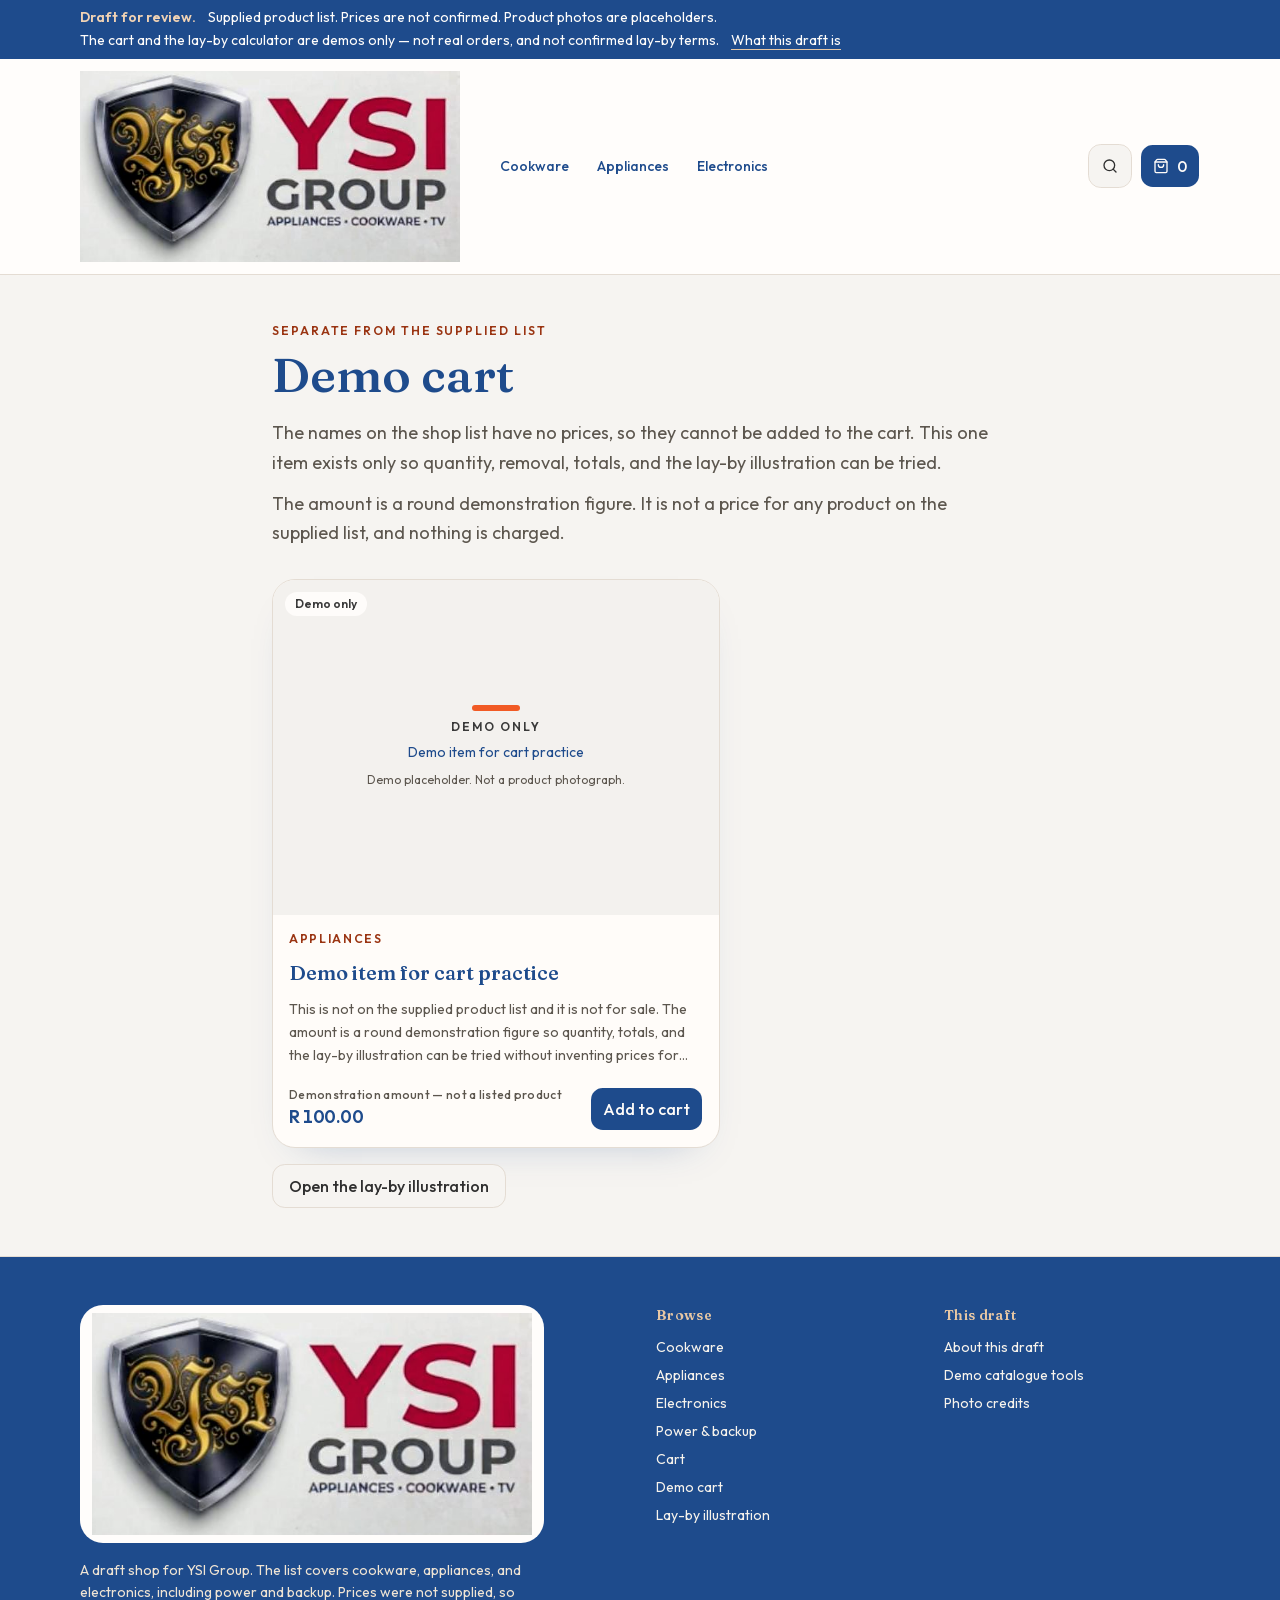
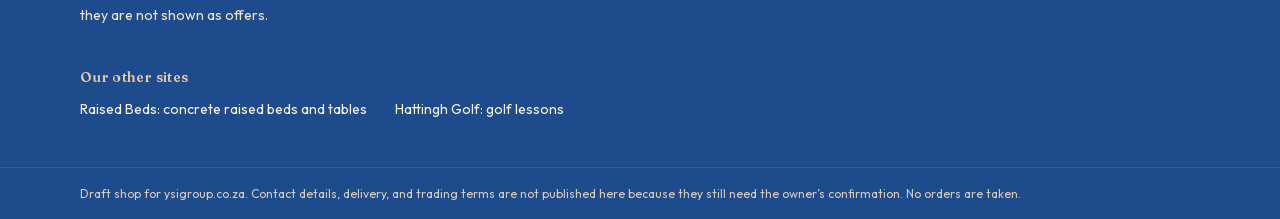
<file: demo/index.html>
<!DOCTYPE html><html lang="en" class="_4LtYgq_variable _5PBLiG_variable h-full antialiased"><head><meta charSet="utf-8"/><meta name="viewport" content="width=device-width, initial-scale=1"/><link rel="preload" href="/_next/static/media/c0680f1bdb3a2e90-s.p.1gsd1jahc5dg_.woff2" as="font" crossorigin="" type="font/woff2"/><link rel="preload" href="/_next/static/media/edb99fec956915f8-s.p.32sris142tqlb.woff2" as="font" crossorigin="" type="font/woff2"/><link rel="preload" href="/images/ysi-logo.png" as="image"/><link rel="stylesheet" href="/_next/static/chunks/0e1dg0rxic3gm.css" data-precedence="next"/><link rel="preload" as="script" fetchPriority="low" href="/_next/static/chunks/3y705tc4v-41-.js"/><script src="/_next/static/chunks/2rv5jvl35qh22.js" async=""></script><script src="/_next/static/chunks/23e6jep2anmtk.js" async=""></script><script src="/_next/static/chunks/0zrcyuvl1kbvc.js" async=""></script><script src="/_next/static/chunks/turbopack-2u1d16houkiyo.js" async=""></script><script src="/_next/static/chunks/2srxvl7szm2lq.js" async=""></script><script src="/_next/static/chunks/3yb5p16ab48hy.js" async=""></script><script src="/_next/static/chunks/0mpraay5e1eo8.js" async=""></script><script src="/_next/static/chunks/2oakj0gcyv1wy.js" async=""></script><script src="/_next/static/chunks/2hy5mya_ybr1m.js" async=""></script><title>Demo cart — YSI Group draft</title><meta name="description" content="Draft shop for YSI Group. The supplied list has no confirmed prices. Photos are placeholders. The cart and lay-by calculator are demos only."/><meta name="robots" content="noindex, nofollow"/><link rel="icon" href="/favicon.ico?favicon.1kpxscde28p2x.ico" sizes="48x48" type="image/x-icon"/><meta name="next-size-adjust" content=""/><script src="/_next/static/chunks/0cz1d0mv5g_q7.js" noModule=""></script></head><body class="flex min-h-full flex-col bg-background text-foreground"><div hidden=""><!--$--><!--/$--></div><a href="#content" class="skip-link">Skip to content</a><div class="bg-navy text-[#fffdfb]"><p class="mx-auto flex max-w-6xl flex-wrap items-center gap-x-3 gap-y-1 px-4 py-2 text-sm leading-snug"><span class="font-semibold text-[#f0d2b4]">Draft for review.</span><span>Supplied product list. Prices are not confirmed. Product photos are placeholders.</span><span>The cart and the lay-by calculator are demos only — not real orders, and not confirmed lay-by terms.</span><a class="underline decoration-[#e7c7a4] underline-offset-4" href="/draft/">What this draft is</a></p></div><header class="sticky top-0 z-40 border-b border-border bg-[#fffdfb]/95 backdrop-blur"><div class="mx-auto flex max-w-6xl flex-wrap items-center gap-x-3 gap-y-2 px-4 py-3"><button data-slot="sheet-trigger" data-variant="outline" data-size="icon" class="group/button inline-flex shrink-0 items-center justify-center rounded-lg border bg-clip-padding text-sm font-medium whitespace-nowrap transition-all outline-none select-none focus-visible:border-ring focus-visible:ring-3 focus-visible:ring-ring/50 active:not-aria-[haspopup]:translate-y-px disabled:pointer-events-none disabled:opacity-50 aria-invalid:border-destructive aria-invalid:ring-3 aria-invalid:ring-destructive/20 dark:aria-invalid:border-destructive/50 dark:aria-invalid:ring-destructive/40 [&amp;_svg]:pointer-events-none [&amp;_svg]:shrink-0 [&amp;_svg:not([class*=&#x27;size-&#x27;])]:size-4 border-border bg-background hover:bg-muted hover:text-foreground aria-expanded:bg-muted aria-expanded:text-foreground dark:border-input dark:bg-input/30 dark:hover:bg-input/50 size-11 md:hidden" aria-label="Open menu" type="button" aria-haspopup="dialog" aria-expanded="false" data-state="closed"><svg xmlns="http://www.w3.org/2000/svg" width="24" height="24" viewBox="0 0 24 24" fill="none" stroke="currentColor" stroke-width="2" stroke-linecap="round" stroke-linejoin="round" class="lucide lucide-menu" aria-hidden="true"><path d="M4 5h16"></path><path d="M4 12h16"></path><path d="M4 19h16"></path></svg></button><a class="order-last w-full rounded-md focus-visible:outline-2 focus-visible:outline-offset-4 focus-visible:outline-copper md:order-none md:w-auto" href="/"><img src="/images/ysi-logo.png" alt="YSI Group. Appliances, cookware, TV." width="571" height="288" class="h-auto w-full max-w-[440px] object-contain object-left md:w-[380px]"/></a><nav class="ml-4 hidden items-center gap-1 md:flex" aria-label="Primary"><a class="rounded-full px-3 py-2 text-sm font-medium text-navy hover:bg-secondary" href="/cookware/">Cookware</a><a class="rounded-full px-3 py-2 text-sm font-medium text-navy hover:bg-secondary" href="/appliances/">Appliances</a><a class="rounded-full px-3 py-2 text-sm font-medium text-navy hover:bg-secondary" href="/electronics/">Electronics</a></nav><div class="ml-auto flex items-center gap-2"><a aria-label="Search the supplied list" data-slot="button" data-variant="outline" data-size="icon" class="group/button shrink-0 items-center justify-center rounded-lg border bg-clip-padding text-sm font-medium whitespace-nowrap transition-all outline-none select-none focus-visible:border-ring focus-visible:ring-3 focus-visible:ring-ring/50 active:not-aria-[haspopup]:translate-y-px disabled:pointer-events-none disabled:opacity-50 aria-invalid:border-destructive aria-invalid:ring-3 aria-invalid:ring-destructive/20 dark:aria-invalid:border-destructive/50 dark:aria-invalid:ring-destructive/40 [&amp;_svg]:pointer-events-none [&amp;_svg]:shrink-0 [&amp;_svg:not([class*=&#x27;size-&#x27;])]:size-4 border-border bg-background hover:bg-muted hover:text-foreground aria-expanded:bg-muted aria-expanded:text-foreground dark:border-input dark:bg-input/30 dark:hover:bg-input/50 size-11 hidden sm:inline-flex" href="/shop/#catalogue-search"><svg xmlns="http://www.w3.org/2000/svg" width="24" height="24" viewBox="0 0 24 24" fill="none" stroke="currentColor" stroke-width="2" stroke-linecap="round" stroke-linejoin="round" class="lucide lucide-search" aria-hidden="true"><path d="m21 21-4.34-4.34"></path><circle cx="11" cy="11" r="8"></circle></svg></a><button data-slot="button" data-variant="default" data-size="default" class="group/button inline-flex shrink-0 items-center justify-center rounded-lg border border-transparent bg-clip-padding font-medium whitespace-nowrap transition-all outline-none select-none focus-visible:border-ring focus-visible:ring-3 focus-visible:ring-ring/50 active:not-aria-[haspopup]:translate-y-px disabled:pointer-events-none disabled:opacity-50 aria-invalid:border-destructive aria-invalid:ring-3 aria-invalid:ring-destructive/20 dark:aria-invalid:border-destructive/50 dark:aria-invalid:ring-destructive/40 [&amp;_svg]:pointer-events-none [&amp;_svg]:shrink-0 [&amp;_svg:not([class*=&#x27;size-&#x27;])]:size-4 bg-primary text-primary-foreground hover:bg-primary/80 h-11 text-base has-data-[icon=inline-end]:pr-3 has-data-[icon=inline-start]:pl-3 min-w-11 gap-2 px-3" aria-label="Open cart"><svg xmlns="http://www.w3.org/2000/svg" width="24" height="24" viewBox="0 0 24 24" fill="none" stroke="currentColor" stroke-width="2" stroke-linecap="round" stroke-linejoin="round" class="lucide lucide-shopping-bag" aria-hidden="true"><path d="M16 10a4 4 0 0 1-8 0"></path><path d="M3.103 6.034h17.794"></path><path d="M3.4 5.467a2 2 0 0 0-.4 1.2V20a2 2 0 0 0 2 2h14a2 2 0 0 0 2-2V6.667a2 2 0 0 0-.4-1.2l-2-2.667A2 2 0 0 0 17 2H7a2 2 0 0 0-1.6.8z"></path></svg><span class="tabular-nums"></span></button></div></div></header><main id="content" class="flex-1"><!--$--><div class="mx-auto max-w-6xl px-4 py-8" aria-busy="true" aria-live="polite"><p class="text-sm text-muted-foreground">Loading the draft catalogue…</p><div class="mt-6 grid gap-4 sm:grid-cols-2 lg:grid-cols-3"><div class="h-80 animate-pulse rounded-2xl bg-cream-deep"></div><div class="h-80 animate-pulse rounded-2xl bg-cream-deep"></div><div class="h-80 animate-pulse rounded-2xl bg-cream-deep"></div><div class="h-80 animate-pulse rounded-2xl bg-cream-deep"></div><div class="h-80 animate-pulse rounded-2xl bg-cream-deep"></div><div class="h-80 animate-pulse rounded-2xl bg-cream-deep"></div></div></div><!--/$--><!--$--><!--/$--></main><footer class="mt-auto border-t border-border bg-navy text-[#f7f3ec]"><div class="mx-auto max-w-6xl px-4 py-12"><div class="grid gap-8 sm:grid-cols-2 lg:grid-cols-4"><div class="sm:col-span-2"><div class="inline-flex rounded-2xl bg-[#fffdfb] px-3 py-2"><img src="/images/ysi-logo.png" alt="YSI Group. Appliances, cookware, TV." width="571" height="288" class="h-auto max-w-[440px] object-contain object-left w-[min(100%,440px)] md:w-[440px]"/></div><p class="mt-4 max-w-md text-sm leading-relaxed text-[#efe4d4]">A draft shop for YSI Group. The list covers cookware, appliances, and electronics, including power and backup. Prices were not supplied, so they are not shown as offers.</p></div><div><h2 class="text-sm font-semibold tracking-wide text-[#e7c7a4]">Browse</h2><ul class="mt-3 space-y-2 text-sm"><li><a class="underline-offset-4 hover:underline" href="/cookware/">Cookware</a></li><li><a class="underline-offset-4 hover:underline" href="/appliances/">Appliances</a></li><li><a class="underline-offset-4 hover:underline" href="/electronics/">Electronics</a></li><li><a class="underline-offset-4 hover:underline" href="/electronics/?group=power-backup">Power &amp; backup</a></li><li><a class="underline-offset-4 hover:underline" href="/cart/">Cart</a></li><li><a class="underline-offset-4 hover:underline" href="/demo/">Demo cart</a></li><li><a class="underline-offset-4 hover:underline" href="/lay-by/">Lay-by illustration</a></li></ul></div><div><h2 class="text-sm font-semibold tracking-wide text-[#e7c7a4]">This draft</h2><ul class="mt-3 space-y-2 text-sm"><li><a class="underline-offset-4 hover:underline" href="/draft/">About this draft</a></li><li><a class="underline-offset-4 hover:underline" href="/admin/">Demo catalogue tools</a></li><li><a class="underline-offset-4 hover:underline" href="/draft/#credits">Photo credits</a></li></ul></div></div><nav class="mt-10" aria-label="Our other sites"><h2 class="text-sm font-semibold tracking-wide text-[#e7c7a4]">Our other sites</h2><ul class="mt-3 flex flex-wrap gap-x-7 gap-y-2 text-sm"><li><a class="underline-offset-4 hover:underline" href="https://www.raisedbeds.co.za">Raised Beds: concrete raised beds and tables</a></li><li><a class="underline-offset-4 hover:underline" href="https://www.hattinghgolf.com">Hattingh Golf: golf lessons</a></li></ul></nav></div><div class="border-t border-white/10"><p class="mx-auto max-w-6xl px-4 py-4 text-xs leading-relaxed text-[#d9cbbd]">Draft shop for ysigroup.co.za. Contact details, delivery, and trading terms are not published here because they still need the owner’s confirmation. No orders are taken.</p></div></footer><script id="_R_">(globalThis["TURBOPACK"] || (globalThis["TURBOPACK"] = [])).push({"otherChunks":["static/chunks/3y705tc4v-41-.js","static/chunks/2rv5jvl35qh22.js","static/chunks/23e6jep2anmtk.js","static/chunks/0zrcyuvl1kbvc.js"],"runtimeModuleIds":[94553]});</script><script src="/_next/static/chunks/3y705tc4v-41-.js" async=""></script><script>(self.__next_f=self.__next_f||[]).push([0])</script><script>self.__next_f.push([1,"1:\"$Sreact.fragment\"\n2:\"/_next/static/chunks/2srxvl7szm2lq.js\"\n3:\"/_next/static/chunks/3yb5p16ab48hy.js\"\n4:\"/_next/static/chunks/0mpraay5e1eo8.js\"\n5:I[28739,[\"$2\",\"$3\",\"$4\"],\"Providers\"]\n6:I[22016,[\"$2\",\"$3\",\"$4\"],\"\"]\n7:I[48303,[\"$2\",\"$3\",\"$4\"],\"SiteHeader\"]\n8:I[39756,[\"$2\",\"$3\",\"$4\"],\"default\"]\n9:\"/_next/static/chunks/2oakj0gcyv1wy.js\"\na:I[8821,[\"$2\",\"$3\",\"$4\",\"$9\"],\"default\"]\nb:I[37457,[\"$2\",\"$3\",\"$4\"],\"default\"]\n16:I[68027,[\"$2\",\"$3\",\"$4\"],\"default\",1]\n:HL[\"/_next/static/chunks/0e1dg0rxic3gm.css\",\"style\"]\n:HL[\"/_next/static/media/c0680f1bdb3a2e90-s.p.1gsd1jahc5dg_.woff2\",\"font\",{\"crossOrigin\":\"\",\"type\":\"font/woff2\"}]\n:HL[\"/_next/static/media/edb99fec956915f8-s.p.32sris142tqlb.woff2\",\"font\",{\"crossOrigin\":\"\",\"type\":\"font/woff2\"}]\n:HL[\"/images/ysi-logo.png\",\"image\"]\n12:X\n13:[[\"children\",{\"s\":\"__PAGE__\",\"h\":512,\"d\":{\"r\":\"$L14\",\"p\":false,\"v\":null}}]]\n10:[[\"children\",{\"s\":\"demo\",\"h\":512,\"d\":{\"r\":\"$L11\",\"p\":false,\"v\":\"$12\"},\"c\":\"$Q13\"}]]\n0:{\"P\":null,\"c\":[\"\",\"demo\",\"\"],\"q\":\"\",\"i\":false,\"t\":{\"t\":{\"s\":\"\",\"h\":528,\"d\":{\"r\":[\"$\",\"$1\",\"c\",{\"children\":[[[\"$\",\"link\",\"0\",{\"rel\":\"stylesheet\",\"href\":\"/_next/static/chunks/0e1dg0rxic3gm.css\",\"precedence\":\"next\",\"crossOrigin\":\"$undefined\",\"nonce\":\"$undefined\"}],[\"$\",\"script\",\"script-0\",{\"src\":\"/_next/static/chunks/2srxvl7szm2lq.js\",\"async\":true,\"nonce\":\"$undefined\"}],[\"$\",\"script\",\"script-1\",{\"src\":\"/_next/static/chunks/3yb5p16ab48hy.js\",\"async\":true,\"nonce\":\"$undefined\"}],[\"$\",\"script\",\"script-2\",{\"src\":\"/_next/static/chunks/0mpraay5e1eo8.js\",\"async\":true,\"nonce\":\"$undefined\"}]],[\"$\",\"html\",null,{\"lang\":\"en\",\"className\":\"_4LtYgq_variable _5PBLiG_variable h-full antialiased\",\"children\":[\"$\",\"body\",null,{\"className\":\"flex min-h-full flex-col bg-background text-foreground\",\"children\":[[\"$\",\"a\",null,{\"href\":\"#content\",\"className\":\"skip-link\",\"children\":\"Skip to content\"}],[\"$\",\"$L5\",null,{\"children\":[[\"$\",\"div\",null,{\"className\":\"bg-navy text-[#fffdfb]\",\"children\":[\"$\",\"p\",null,{\"className\":\"mx-auto flex max-w-6xl flex-wrap items-center gap-x-3 gap-y-1 px-4 py-2 text-sm leading-snug\",\"children\":[[\"$\",\"span\",null,{\"className\":\"font-semibold text-[#f0d2b4]\",\"children\":\"Draft for review.\"}],[\"$\",\"span\",null,{\"children\":\"Supplied product list. Prices are not confirmed. Product photos are placeholders.\"}],[\"$\",\"span\",null,{\"children\":\"The cart and the lay-by calculator are demos only — not real orders, and not confirmed lay-by terms.\"}],[\"$\",\"$L6\",null,{\"href\":\"/draft\",\"className\":\"underline decoration-[#e7c7a4] underline-offset-4\",\"children\":\"What this draft is\"}]]}]}],[\"$\",\"$L7\",null,{}],[\"$\",\"main\",null,{\"id\":\"content\",\"className\":\"flex-1\",\"children\":[\"$\",\"$L8\",null,{\"parallelRouterKey\":\"children\",\"error\":\"$a\",\"errorStyles\":[],\"errorScripts\":[[\"$\",\"script\",\"script-0\",{\"src\":\"/_next/static/chunks/2oakj0gcyv1wy.js\",\"async\":true,\"nonce\":\"$undefined\"}]],\"template\":[\"$\",\"$Lb\",null,{}],\"templateStyles\":\"$undefined\",\"templateScripts\":\"$undefined\",\"notFound\":[[\"$\",\"div\",null,{\"className\":\"mx-auto max-w-xl px-4 py-20 text-center\",\"children\":[[\"$\",\"h1\",null,{\"className\":\"font-heading text-4xl text-navy\",\"children\":\"That page is not in the draft\"}],[\"$\",\"p\",null,{\"className\":\"mt-3 text-muted-foreground\",\"children\":\"The address does not match a page in this shop preview.\"}],[\"$\",\"$L6\",null,{\"href\":\"/\",\"children\":\"Back to the draft home\",\"data-slot\":\"button\",\"data-variant\":\"default\",\"data-size\":\"default\",\"className\":\"group/button inline-flex shrink-0 items-center justify-center rounded-lg border border-transparent bg-clip-padding font-medium whitespace-nowrap transition-all outline-none select-none focus-visible:border-ring focus-visible:ring-3 focus-visible:ring-ring/50 active:not-aria-[haspopup]:translate-y-px disabled:pointer-events-none disabled:opacity-50 aria-invalid:border-destructive aria-invalid:ring-3 aria-invalid:ring-destructive/20 dark:aria-invalid:border-destructive/50 dark:aria-invalid:ring-destructive/40 [\u0026_svg]:pointer-events-none [\u0026_svg]:shrink-0 [\u0026_svg:not([class*='size-'])]:size-4 bg-primary text-primary-foreground hover:bg-primary/80 h-11 gap-2 px-4 text-base has-data-[icon=inline-end]:pr-3 has-data-[icon=inline-start]:pl-3 mt-6\",\"ref\":null}]]}],[]],\"forbidden\":\"$undefined\",\"unauthorized\":\"$undefined\"}]}],[\"$\",\"footer\",null,{\"className\":\"mt-auto border-t border-border bg-navy text-[#f7f3ec]\",\"children\":[[\"$\",\"div\",null,{\"className\":\"mx-auto max-w-6xl px-4 py-12\",\"children\":[[\"$\",\"div\",null,{\"className\":\"grid gap-8 sm:grid-cols-2 lg:grid-cols-4\",\"children\":[[\"$\",\"div\",null,{\"className\":\"sm:col-span-2\",\"children\":[[\"$\",\"div\",null,{\"className\":\"inline-flex rounded-2xl bg-[#fffdfb] px-3 py-2\",\"children\":[\"$\",\"img\",null,{\"src\":\"/images/ysi-logo.png\",\"alt\":\"YSI Group. Appliances, cookware, TV.\",\"width\":571,\"height\":288,\"className\":\"h-auto max-w-[440px] object-contain object-left w-[min(100%,440px)] md:w-[440px]\"}]}],[\"$\",\"p\",null,{\"className\":\"mt-4 max-w-md text-sm leading-relaxed text-[#efe4d4]\",\"children\":\"A draft shop for YSI Group. The list covers cookware, appliances, and electronics, including power and backup. Prices were not supplied, so they are not shown as offers.\"}]]}],[\"$\",\"div\",null,{\"children\":[[\"$\",\"h2\",null,{\"className\":\"text-sm font-semibold tracking-wide text-[#e7c7a4]\",\"children\":\"Browse\"}],\"$Lc\"]}],\"$Ld\"]}],\"$Le\"]}],\"$Lf\"]}]]}]]}]}]]}],\"p\":false,\"v\":null},\"c\":\"$Q10\"},\"h\":{\"r\":\"$L15\",\"p\":false,\"v\":null}},\"m\":\"$undefined\",\"G\":[\"$16\",[\"$L17\"]],\"S\":true,\"r\":\"$undefined\",\"s\":\"$undefined\",\"a\":\"$undefined\",\"l\":\"$undefined\",\"p\":\"$undefined\",\"d\":\"$undefined\",\"b\":\"EhTMR-h0ozaPAtE5s_P6b\"}\n18:\"$Sreact.suspense\"\n19:\"/_next/static/chunks/2hy5mya_ybr1m.js\"\n1a:I[88716,[\"$2\",\"$3\",\"$4\",\"$19\"],\"DemoPractice\"]\n1b:I[97367,[\"$2\",\"$3\",\"$4\"],\"OutletBoundary\"]\n1d:\"ViewportBoundary\"\n1e:I[97367,[\"$2\",\"$3\",\"$4\"],\"$1d\"]\n20:\"MetadataBoundary\"\n21:I[97367,[\"$2\",\"$3\",\"$4\"],\"$20\"]\nc:[\"$\",\"ul\",null,{\"className\":\"mt-3 space-y-2 text-sm\",\"children\":[[\"$\",\"li\",null,{\"children\":[\"$\",\"$L6\",null,{\"className\":\"underline-offset-4 hover:underline\",\"href\":\"/cookware\",\"children\":\"Cookware\"}]}],[\"$\",\"li\",null,{\"children\":[\"$\",\"$L6\",null,{\"className\":\"underline-offset-4 hover:underline\",\"href\":\"/appliances\",\"children\":\"Appliances\"}]}],[\"$\",\"li\",null,{\"children\":[\"$\",\"$L6\",null,{\"className\":\"underline-offset-4 hover:underline\",\"href\":\"/electronics\",\"children\":\"Electronics\"}]}],[\"$\",\"li\",null,{\"children\":[\"$\",\"$L6\",null,{\"className\":\"underline-offset-4 hover:underline\",\"href\":\"/electronics?group=power-backup\",\"children\":\"Power \u0026 backup\"}]}],[\"$\",\"li\",null,{\"children\":[\"$\",\"$L6\",null,{\"className\":\"underline-offset-4 hover:underline\",\"href\":\"/cart\",\"children\":\"Cart\"}]}],[\"$\",\"li\",null,{\"children\":[\"$\",\"$L6\",null,{\"className\":\"underline-offset-4 hover:underline\",\"href\":\"/demo\",\"children\":\"Demo cart\"}]}],[\"$\",\"li\",null,{\"children\":[\"$\",\"$L6\",null,{\"className\":\"underline-offset-4 hover:underline\",\"href\":\"/lay-by\",\"children\":\"Lay-by illustration\"}]}]]}]\nd:[\"$\",\"div\",null,{\"children\":[[\"$\",\"h2\",null,{\"className\":\"text-sm font-semibold tracking-wide text-[#e7c7a4]\",\"children\":\"This draft\"}],[\"$\",\"ul\",null,{\"className\":\"mt-3 space-y-2 text-sm\",\"children\":[[\"$\",\"li\",null,{\"children\":[\"$\",\"$L6\",null,{\"className\":\"underline-offset-4 hover:underline\",\"href\":\"/draft\",\"children\":\"About this draft\"}]}],[\"$\",\"li\",null,{\"children\":[\"$\",\"$L6\",null,{\"className\":\"underline-offset-4 hover:underline\",\"href\":\"/admin\",\"children\":\"Demo catalogue tools\"}]}],[\"$\",\"li\",null,{\"children\":[\"$\",\"$L6\",null,{\"className\":\"underline-offset-4 hover:underline\",\"href\":\"/draft#credits\",\"children\":\"Photo credits\"}]}]]}]]}]\ne:[\"$\",\"nav\",null,{\"className\":\"mt-10\",\"aria-label\":\"Our other sites\",\"children\":[[\"$\",\"h2\",null,{\"className\":\"text-sm font-semibold tracking-wide text-[#e7c7a4]\",\"children\":\"Our other sites\"}],[\"$\",\"ul\",null,{\"className\":\"mt-3 flex flex-wrap gap-x-7 gap-y-2 text-sm\",\"children\":[[\"$\",\"li\",null,{\"children\":[\"$\",\"a\",null,{\"className\":\"underline-offset-4 hover:underline\",\"href\":\"https://www.raisedbeds.co.za\",\"children\":\"Raised Beds: concrete raised beds and tables\"}]}],[\"$\",\"li\",null,{\"children\":[\"$\",\"a\",null,{\"className\":\"underline-offset-4 hover:underline\",\"href\":\"https://www.hattinghgolf.com\",\"children\":\"Hattingh Golf: golf lessons\"}]}]]}]]}]\nf:[\"$\",\"div\",null,{\"className\":\"border-t border-white/10\",\"children\":[\"$\",\"p\",null,{\"className\":\"mx-auto max-w-6xl px-4 py-4 text-xs leading-relaxed text-[#d9cbbd]\",\"children\":\"Draft shop for ysigroup.co.za. Contact details, delivery, and trading terms are not published here because they still need the owner’s confirmation. No orders are taken.\"}]}]\n11:[\"$\",\"$1\",\"c\",{\"children\":[null,[\"$\",\"$L8\",null,{\"parallelRouterKey\":\"children\",\"error\":\"$undefined\",\"errorStyles\":\"$undefined\",\"errorScripts\":\"$undefined\",\"template\":[\"$\",\"$Lb\",null,{}],\"templateStyles\":\"$undefined\",\"templateScripts\":\"$undefined\",\"notFound\":\"$undefined\",\"forbidden\":\"$undefined\",\"unauthorized\":\"$undefined\"}]]}]\n14:[\"$\",\"$1\",\"c\",{\"children\":[[\"$\",\"$18\",null,{\"fallback\":[\"$\",\"div\",null,{\"className\":\"mx-auto max-w-6xl px-4 py-8\",\"aria-busy\":\"true\",\"aria-live\":\"polite\",\"children\":[[\"$\",\"p\",null,{\"className\":\"text-sm text-muted-foreground\",\"children\":\"Loading the draft catalogue…\"}],[\"$\",\"div\",null,{\"className\":\"mt-6 grid gap-4 sm:grid-cols-2 lg:grid-cols-3\",\"children\":[[\"$\",\"div\",\"0\",{\"className\":\"h-80 animate-pulse rounded-2xl bg-cream-deep\"}],[\"$\",\"div\",\"1\",{\"className\":\"h-80 animate-pulse rounded-2xl bg-cream-deep\"}],[\"$\",\"div\",\"2\",{\"className\":\"h-80 animate-pulse rounded-2xl bg-cream-deep\"}],[\"$\",\"div\",\"3\",{\"className\":\"h-80 animate-pulse rounded-2xl bg-cream-deep\"}],[\"$\",\"div\",\"4\",{\"className\":\"h-80 animate-pulse rounded-2xl bg-cream-deep\"}],[\"$\",\"div\",\"5\",{\"className\":\"h-80 animate-pulse rounded-2xl bg-cream-deep\"}]]}]]}],\"children\":[\"$\",\"$L1a\",null,{}]}],[[\"$\",\"script\",\"script-0\",{\"src\":\"/_next/static/chunks/2hy5mya_ybr1m.js\",\"async\":true,\"nonce\":\"$undefined\"}]],[\"$\",\"$L1b\",null,{\"children\":[\"$\",\"$18\",null,{\"name\":\"Next.MetadataOutlet\",\"children\":\"$@1c\"}]}]]}]\n15:[\"$\",\"$1\",\"h\",{\"children\":[null,[\"$\",\"$L1e\",null,{\"children\":\"$L1f\"}],[\"$\",\"$L21\",null,{\"children\":[[\"$\",\"div\",null,{\"hidden\":true,\"children\":[\"$\",\"$18\",null,{\"name\":\"Next.Metadata\",\"children\":\"$L22\"}]}],null]}],[\"$\",\"meta\",null,{\"name\":\"next-size-adjust\",\"content\":\"\"}]]}]\n17:[\"$\",\"link\",\"0\",{\"rel\":\"stylesheet\",\"href\":\"/_next/static/chunks/0e1dg0rxic3gm.css\",\"precedence\":\"next\",\"crossOrigin\":\"$undefined\",\"nonce\":\"$undefined\"}]\n12:C\n1f:[[\"$\",\"meta\",\"0\",{\"charSet\":\"utf-8\"}],[\"$\",\"meta\",\"1\",{\"name\":\"viewport\",\"content\":\"width=device-width, initial-scale=1\"}]]\n23:I[27201,[\"$2\",\"$3\",\"$4\"],\"IconMark\"]\n1c:null\n22:[[\"$\",\"title\",\"0\",{\"children\":\"Demo cart — YSI Group draft\"}],[\"$\",\"meta\",\"1\",{\"name\":\"description\",\"content\":\"Draft shop for YSI Group. The supplied list has no confirmed prices. Photos are placeholders. The cart and lay-by calculator are demos only.\"}],[\"$\",\"meta\",\"2\",{\"name\":\"robots\",\"content\":\"noindex, nofollow\"}],[\"$\",\"link\",\"3\",{\"rel\":\"icon\",\"href\":\"/favicon.ico?favicon.1kpxscde28p2x.ico\",\"sizes\":\"48x48\",\"type\":\"image/x-icon\"}],[\"$\",\"$L23\",\"4\",{}]]\n"])</script></body></html>
</file>
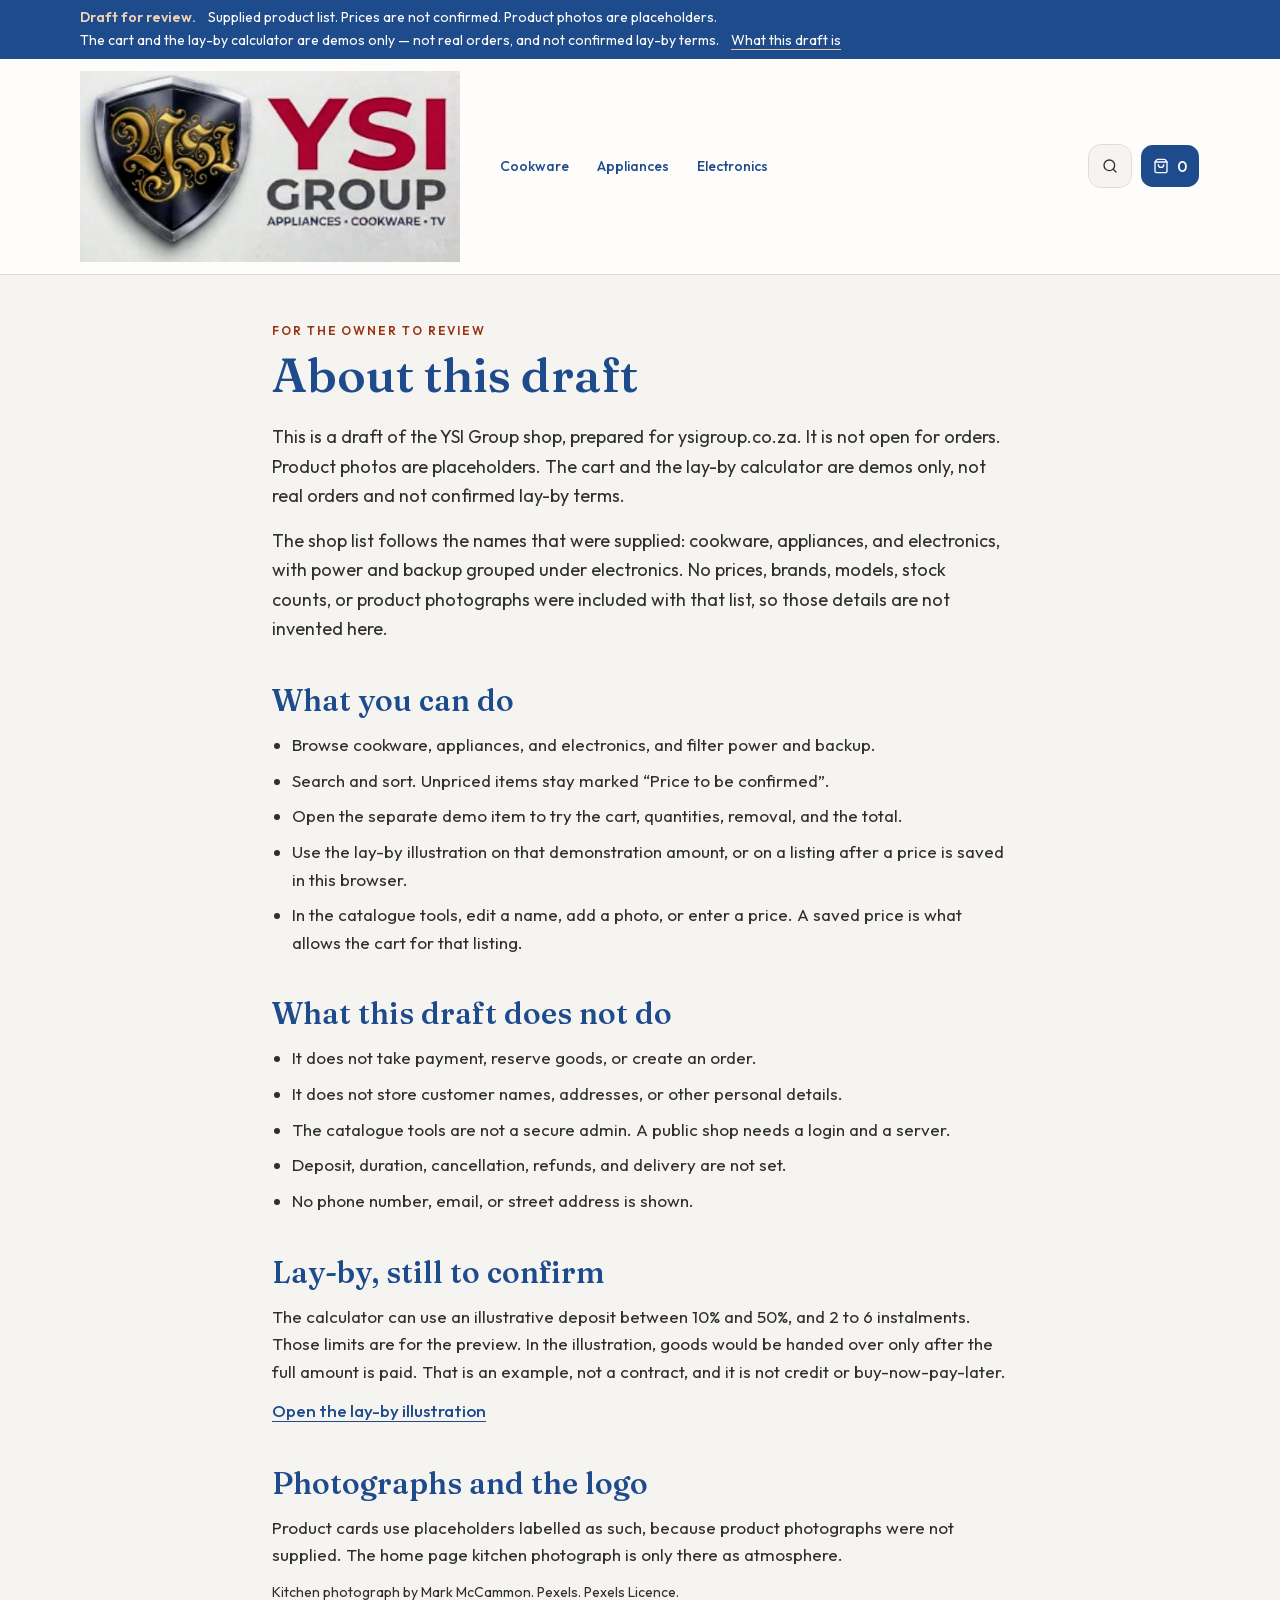
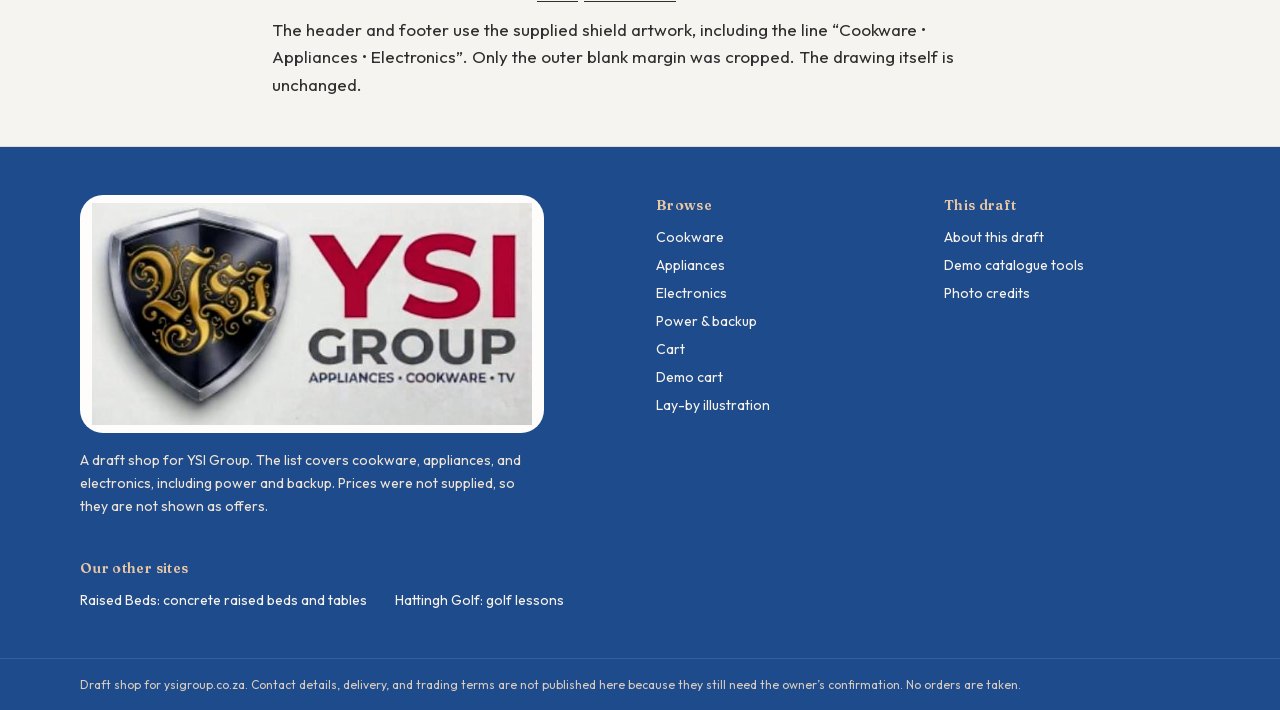
<file: draft/index.html>
<!DOCTYPE html><html lang="en" class="_4LtYgq_variable _5PBLiG_variable h-full antialiased"><head><meta charSet="utf-8"/><meta name="viewport" content="width=device-width, initial-scale=1"/><link rel="preload" href="/_next/static/media/c0680f1bdb3a2e90-s.p.1gsd1jahc5dg_.woff2" as="font" crossorigin="" type="font/woff2"/><link rel="preload" href="/_next/static/media/edb99fec956915f8-s.p.32sris142tqlb.woff2" as="font" crossorigin="" type="font/woff2"/><link rel="preload" href="/images/ysi-logo.png" as="image"/><link rel="stylesheet" href="/_next/static/chunks/0e1dg0rxic3gm.css" data-precedence="next"/><link rel="preload" as="script" fetchPriority="low" href="/_next/static/chunks/3y705tc4v-41-.js"/><script src="/_next/static/chunks/2rv5jvl35qh22.js" async=""></script><script src="/_next/static/chunks/23e6jep2anmtk.js" async=""></script><script src="/_next/static/chunks/0zrcyuvl1kbvc.js" async=""></script><script src="/_next/static/chunks/turbopack-2u1d16houkiyo.js" async=""></script><script src="/_next/static/chunks/2srxvl7szm2lq.js" async=""></script><script src="/_next/static/chunks/3yb5p16ab48hy.js" async=""></script><script src="/_next/static/chunks/0mpraay5e1eo8.js" async=""></script><script src="/_next/static/chunks/2oakj0gcyv1wy.js" async=""></script><title>About this draft — YSI Group draft</title><meta name="description" content="Draft shop for YSI Group. The supplied list has no confirmed prices. Photos are placeholders. The cart and lay-by calculator are demos only."/><meta name="robots" content="noindex, nofollow"/><link rel="icon" href="/favicon.ico?favicon.1kpxscde28p2x.ico" sizes="48x48" type="image/x-icon"/><meta name="next-size-adjust" content=""/><script src="/_next/static/chunks/0cz1d0mv5g_q7.js" noModule=""></script></head><body class="flex min-h-full flex-col bg-background text-foreground"><div hidden=""><!--$--><!--/$--></div><a href="#content" class="skip-link">Skip to content</a><div class="bg-navy text-[#fffdfb]"><p class="mx-auto flex max-w-6xl flex-wrap items-center gap-x-3 gap-y-1 px-4 py-2 text-sm leading-snug"><span class="font-semibold text-[#f0d2b4]">Draft for review.</span><span>Supplied product list. Prices are not confirmed. Product photos are placeholders.</span><span>The cart and the lay-by calculator are demos only — not real orders, and not confirmed lay-by terms.</span><a class="underline decoration-[#e7c7a4] underline-offset-4" href="/draft/">What this draft is</a></p></div><header class="sticky top-0 z-40 border-b border-border bg-[#fffdfb]/95 backdrop-blur"><div class="mx-auto flex max-w-6xl flex-wrap items-center gap-x-3 gap-y-2 px-4 py-3"><button data-slot="sheet-trigger" data-variant="outline" data-size="icon" class="group/button inline-flex shrink-0 items-center justify-center rounded-lg border bg-clip-padding text-sm font-medium whitespace-nowrap transition-all outline-none select-none focus-visible:border-ring focus-visible:ring-3 focus-visible:ring-ring/50 active:not-aria-[haspopup]:translate-y-px disabled:pointer-events-none disabled:opacity-50 aria-invalid:border-destructive aria-invalid:ring-3 aria-invalid:ring-destructive/20 dark:aria-invalid:border-destructive/50 dark:aria-invalid:ring-destructive/40 [&amp;_svg]:pointer-events-none [&amp;_svg]:shrink-0 [&amp;_svg:not([class*=&#x27;size-&#x27;])]:size-4 border-border bg-background hover:bg-muted hover:text-foreground aria-expanded:bg-muted aria-expanded:text-foreground dark:border-input dark:bg-input/30 dark:hover:bg-input/50 size-11 md:hidden" aria-label="Open menu" type="button" aria-haspopup="dialog" aria-expanded="false" data-state="closed"><svg xmlns="http://www.w3.org/2000/svg" width="24" height="24" viewBox="0 0 24 24" fill="none" stroke="currentColor" stroke-width="2" stroke-linecap="round" stroke-linejoin="round" class="lucide lucide-menu" aria-hidden="true"><path d="M4 5h16"></path><path d="M4 12h16"></path><path d="M4 19h16"></path></svg></button><a class="order-last w-full rounded-md focus-visible:outline-2 focus-visible:outline-offset-4 focus-visible:outline-copper md:order-none md:w-auto" href="/"><img src="/images/ysi-logo.png" alt="YSI Group. Appliances, cookware, TV." width="571" height="288" class="h-auto w-full max-w-[440px] object-contain object-left md:w-[380px]"/></a><nav class="ml-4 hidden items-center gap-1 md:flex" aria-label="Primary"><a class="rounded-full px-3 py-2 text-sm font-medium text-navy hover:bg-secondary" href="/cookware/">Cookware</a><a class="rounded-full px-3 py-2 text-sm font-medium text-navy hover:bg-secondary" href="/appliances/">Appliances</a><a class="rounded-full px-3 py-2 text-sm font-medium text-navy hover:bg-secondary" href="/electronics/">Electronics</a></nav><div class="ml-auto flex items-center gap-2"><a aria-label="Search the supplied list" data-slot="button" data-variant="outline" data-size="icon" class="group/button shrink-0 items-center justify-center rounded-lg border bg-clip-padding text-sm font-medium whitespace-nowrap transition-all outline-none select-none focus-visible:border-ring focus-visible:ring-3 focus-visible:ring-ring/50 active:not-aria-[haspopup]:translate-y-px disabled:pointer-events-none disabled:opacity-50 aria-invalid:border-destructive aria-invalid:ring-3 aria-invalid:ring-destructive/20 dark:aria-invalid:border-destructive/50 dark:aria-invalid:ring-destructive/40 [&amp;_svg]:pointer-events-none [&amp;_svg]:shrink-0 [&amp;_svg:not([class*=&#x27;size-&#x27;])]:size-4 border-border bg-background hover:bg-muted hover:text-foreground aria-expanded:bg-muted aria-expanded:text-foreground dark:border-input dark:bg-input/30 dark:hover:bg-input/50 size-11 hidden sm:inline-flex" href="/shop/#catalogue-search"><svg xmlns="http://www.w3.org/2000/svg" width="24" height="24" viewBox="0 0 24 24" fill="none" stroke="currentColor" stroke-width="2" stroke-linecap="round" stroke-linejoin="round" class="lucide lucide-search" aria-hidden="true"><path d="m21 21-4.34-4.34"></path><circle cx="11" cy="11" r="8"></circle></svg></a><button data-slot="button" data-variant="default" data-size="default" class="group/button inline-flex shrink-0 items-center justify-center rounded-lg border border-transparent bg-clip-padding font-medium whitespace-nowrap transition-all outline-none select-none focus-visible:border-ring focus-visible:ring-3 focus-visible:ring-ring/50 active:not-aria-[haspopup]:translate-y-px disabled:pointer-events-none disabled:opacity-50 aria-invalid:border-destructive aria-invalid:ring-3 aria-invalid:ring-destructive/20 dark:aria-invalid:border-destructive/50 dark:aria-invalid:ring-destructive/40 [&amp;_svg]:pointer-events-none [&amp;_svg]:shrink-0 [&amp;_svg:not([class*=&#x27;size-&#x27;])]:size-4 bg-primary text-primary-foreground hover:bg-primary/80 h-11 text-base has-data-[icon=inline-end]:pr-3 has-data-[icon=inline-start]:pl-3 min-w-11 gap-2 px-3" aria-label="Open cart"><svg xmlns="http://www.w3.org/2000/svg" width="24" height="24" viewBox="0 0 24 24" fill="none" stroke="currentColor" stroke-width="2" stroke-linecap="round" stroke-linejoin="round" class="lucide lucide-shopping-bag" aria-hidden="true"><path d="M16 10a4 4 0 0 1-8 0"></path><path d="M3.103 6.034h17.794"></path><path d="M3.4 5.467a2 2 0 0 0-.4 1.2V20a2 2 0 0 0 2 2h14a2 2 0 0 0 2-2V6.667a2 2 0 0 0-.4-1.2l-2-2.667A2 2 0 0 0 17 2H7a2 2 0 0 0-1.6.8z"></path></svg><span class="tabular-nums"></span></button></div></div></header><main id="content" class="flex-1"><div class="mx-auto max-w-3xl px-4 py-8 sm:py-12"><p class="text-xs font-semibold tracking-[0.16em] text-orange-deep uppercase">For the owner to review</p><h1 class="mt-2 font-heading text-4xl leading-[1.15] text-navy sm:text-5xl">About this draft</h1><div class="mt-5 space-y-4 text-lg leading-relaxed"><p>This is a draft of the YSI Group shop, prepared for ysigroup.co.za. It is not open for orders. Product photos are placeholders. The cart and the lay-by calculator are demos only, not real orders and not confirmed lay-by terms.</p><p>The shop list follows the names that were supplied: cookware, appliances, and electronics, with power and backup grouped under electronics. No prices, brands, models, stock counts, or product photographs were included with that list, so those details are not invented here.</p></div><section class="mt-10"><h2 class="font-heading text-3xl text-navy">What you can do</h2><ul class="mt-3 list-disc space-y-2 pl-5 leading-relaxed"><li>Browse cookware, appliances, and electronics, and filter power and backup.</li><li>Search and sort. Unpriced items stay marked “Price to be confirmed”.</li><li>Open the separate demo item to try the cart, quantities, removal, and the total.</li><li>Use the lay-by illustration on that demonstration amount, or on a listing after a price is saved in this browser.</li><li>In the catalogue tools, edit a name, add a photo, or enter a price. A saved price is what allows the cart for that listing.</li></ul></section><section class="mt-10"><h2 class="font-heading text-3xl text-navy">What this draft does not do</h2><ul class="mt-3 list-disc space-y-2 pl-5 leading-relaxed"><li>It does not take payment, reserve goods, or create an order.</li><li>It does not store customer names, addresses, or other personal details.</li><li>The catalogue tools are not a secure admin. A public shop needs a login and a server.</li><li>Deposit, duration, cancellation, refunds, and delivery are not set.</li><li>No phone number, email, or street address is shown.</li></ul></section><section class="mt-10"><h2 class="font-heading text-3xl text-navy">Lay-by, still to confirm</h2><p class="mt-3 leading-relaxed">The calculator can use an illustrative deposit between 10% and 50%, and 2 to 6 instalments. Those limits are for the preview. In the illustration, goods would be handed over only after the full amount is paid. That is an example, not a contract, and it is not credit or buy-now-pay-later.</p><p class="mt-3"><a class="font-medium text-navy underline underline-offset-4" href="/lay-by/">Open the lay-by illustration</a></p></section><section class="mt-10" id="credits"><h2 class="font-heading text-3xl text-navy">Photographs and the logo</h2><p class="mt-3 leading-relaxed">Product cards use placeholders labelled as such, because product photographs were not supplied. The home page kitchen photograph is only there as atmosphere.</p><p class="mt-3 text-sm leading-relaxed">Kitchen photograph by <!-- -->Mark McCammon<!-- -->.<!-- --> <a class="underline underline-offset-4" href="https://www.pexels.com/photo/white-wooden-cupboards-2724749/">Pexels</a>.<!-- --> <a class="underline underline-offset-4" href="https://www.pexels.com/license/">Pexels Licence</a>.</p><p class="mt-3 leading-relaxed">The header and footer use the supplied shield artwork, including the line “Cookware • Appliances • Electronics”. Only the outer blank margin was cropped. The drawing itself is unchanged.</p></section></div><!--$--><!--/$--></main><footer class="mt-auto border-t border-border bg-navy text-[#f7f3ec]"><div class="mx-auto max-w-6xl px-4 py-12"><div class="grid gap-8 sm:grid-cols-2 lg:grid-cols-4"><div class="sm:col-span-2"><div class="inline-flex rounded-2xl bg-[#fffdfb] px-3 py-2"><img src="/images/ysi-logo.png" alt="YSI Group. Appliances, cookware, TV." width="571" height="288" class="h-auto max-w-[440px] object-contain object-left w-[min(100%,440px)] md:w-[440px]"/></div><p class="mt-4 max-w-md text-sm leading-relaxed text-[#efe4d4]">A draft shop for YSI Group. The list covers cookware, appliances, and electronics, including power and backup. Prices were not supplied, so they are not shown as offers.</p></div><div><h2 class="text-sm font-semibold tracking-wide text-[#e7c7a4]">Browse</h2><ul class="mt-3 space-y-2 text-sm"><li><a class="underline-offset-4 hover:underline" href="/cookware/">Cookware</a></li><li><a class="underline-offset-4 hover:underline" href="/appliances/">Appliances</a></li><li><a class="underline-offset-4 hover:underline" href="/electronics/">Electronics</a></li><li><a class="underline-offset-4 hover:underline" href="/electronics/?group=power-backup">Power &amp; backup</a></li><li><a class="underline-offset-4 hover:underline" href="/cart/">Cart</a></li><li><a class="underline-offset-4 hover:underline" href="/demo/">Demo cart</a></li><li><a class="underline-offset-4 hover:underline" href="/lay-by/">Lay-by illustration</a></li></ul></div><div><h2 class="text-sm font-semibold tracking-wide text-[#e7c7a4]">This draft</h2><ul class="mt-3 space-y-2 text-sm"><li><a class="underline-offset-4 hover:underline" href="/draft/">About this draft</a></li><li><a class="underline-offset-4 hover:underline" href="/admin/">Demo catalogue tools</a></li><li><a class="underline-offset-4 hover:underline" href="/draft/#credits">Photo credits</a></li></ul></div></div><nav class="mt-10" aria-label="Our other sites"><h2 class="text-sm font-semibold tracking-wide text-[#e7c7a4]">Our other sites</h2><ul class="mt-3 flex flex-wrap gap-x-7 gap-y-2 text-sm"><li><a class="underline-offset-4 hover:underline" href="https://www.raisedbeds.co.za">Raised Beds: concrete raised beds and tables</a></li><li><a class="underline-offset-4 hover:underline" href="https://www.hattinghgolf.com">Hattingh Golf: golf lessons</a></li></ul></nav></div><div class="border-t border-white/10"><p class="mx-auto max-w-6xl px-4 py-4 text-xs leading-relaxed text-[#d9cbbd]">Draft shop for ysigroup.co.za. Contact details, delivery, and trading terms are not published here because they still need the owner’s confirmation. No orders are taken.</p></div></footer><script id="_R_">(globalThis["TURBOPACK"] || (globalThis["TURBOPACK"] = [])).push({"otherChunks":["static/chunks/3y705tc4v-41-.js","static/chunks/2rv5jvl35qh22.js","static/chunks/23e6jep2anmtk.js","static/chunks/0zrcyuvl1kbvc.js"],"runtimeModuleIds":[94553]});</script><script src="/_next/static/chunks/3y705tc4v-41-.js" async=""></script><script>(self.__next_f=self.__next_f||[]).push([0])</script><script>self.__next_f.push([1,"1:\"$Sreact.fragment\"\n2:\"/_next/static/chunks/2srxvl7szm2lq.js\"\n3:\"/_next/static/chunks/3yb5p16ab48hy.js\"\n4:\"/_next/static/chunks/0mpraay5e1eo8.js\"\n5:I[28739,[\"$2\",\"$3\",\"$4\"],\"Providers\"]\n6:I[22016,[\"$2\",\"$3\",\"$4\"],\"\"]\n7:I[48303,[\"$2\",\"$3\",\"$4\"],\"SiteHeader\"]\n8:I[39756,[\"$2\",\"$3\",\"$4\"],\"default\"]\n9:\"/_next/static/chunks/2oakj0gcyv1wy.js\"\na:I[8821,[\"$2\",\"$3\",\"$4\",\"$9\"],\"default\"]\nb:I[37457,[\"$2\",\"$3\",\"$4\"],\"default\"]\n16:I[68027,[\"$2\",\"$3\",\"$4\"],\"default\",1]\n:HL[\"/_next/static/chunks/0e1dg0rxic3gm.css\",\"style\"]\n:HL[\"/_next/static/media/c0680f1bdb3a2e90-s.p.1gsd1jahc5dg_.woff2\",\"font\",{\"crossOrigin\":\"\",\"type\":\"font/woff2\"}]\n:HL[\"/_next/static/media/edb99fec956915f8-s.p.32sris142tqlb.woff2\",\"font\",{\"crossOrigin\":\"\",\"type\":\"font/woff2\"}]\n:HL[\"/images/ysi-logo.png\",\"image\"]\n12:X\n13:[[\"children\",{\"s\":\"__PAGE__\",\"h\":512,\"d\":{\"r\":\"$L14\",\"p\":false,\"v\":null}}]]\n10:[[\"children\",{\"s\":\"draft\",\"h\":512,\"d\":{\"r\":\"$L11\",\"p\":false,\"v\":\"$12\"},\"c\":\"$Q13\"}]]\n0:{\"P\":null,\"c\":[\"\",\"draft\",\"\"],\"q\":\"\",\"i\":false,\"t\":{\"t\":{\"s\":\"\",\"h\":528,\"d\":{\"r\":[\"$\",\"$1\",\"c\",{\"children\":[[[\"$\",\"link\",\"0\",{\"rel\":\"stylesheet\",\"href\":\"/_next/static/chunks/0e1dg0rxic3gm.css\",\"precedence\":\"next\",\"crossOrigin\":\"$undefined\",\"nonce\":\"$undefined\"}],[\"$\",\"script\",\"script-0\",{\"src\":\"/_next/static/chunks/2srxvl7szm2lq.js\",\"async\":true,\"nonce\":\"$undefined\"}],[\"$\",\"script\",\"script-1\",{\"src\":\"/_next/static/chunks/3yb5p16ab48hy.js\",\"async\":true,\"nonce\":\"$undefined\"}],[\"$\",\"script\",\"script-2\",{\"src\":\"/_next/static/chunks/0mpraay5e1eo8.js\",\"async\":true,\"nonce\":\"$undefined\"}]],[\"$\",\"html\",null,{\"lang\":\"en\",\"className\":\"_4LtYgq_variable _5PBLiG_variable h-full antialiased\",\"children\":[\"$\",\"body\",null,{\"className\":\"flex min-h-full flex-col bg-background text-foreground\",\"children\":[[\"$\",\"a\",null,{\"href\":\"#content\",\"className\":\"skip-link\",\"children\":\"Skip to content\"}],[\"$\",\"$L5\",null,{\"children\":[[\"$\",\"div\",null,{\"className\":\"bg-navy text-[#fffdfb]\",\"children\":[\"$\",\"p\",null,{\"className\":\"mx-auto flex max-w-6xl flex-wrap items-center gap-x-3 gap-y-1 px-4 py-2 text-sm leading-snug\",\"children\":[[\"$\",\"span\",null,{\"className\":\"font-semibold text-[#f0d2b4]\",\"children\":\"Draft for review.\"}],[\"$\",\"span\",null,{\"children\":\"Supplied product list. Prices are not confirmed. Product photos are placeholders.\"}],[\"$\",\"span\",null,{\"children\":\"The cart and the lay-by calculator are demos only — not real orders, and not confirmed lay-by terms.\"}],[\"$\",\"$L6\",null,{\"href\":\"/draft\",\"className\":\"underline decoration-[#e7c7a4] underline-offset-4\",\"children\":\"What this draft is\"}]]}]}],[\"$\",\"$L7\",null,{}],[\"$\",\"main\",null,{\"id\":\"content\",\"className\":\"flex-1\",\"children\":[\"$\",\"$L8\",null,{\"parallelRouterKey\":\"children\",\"error\":\"$a\",\"errorStyles\":[],\"errorScripts\":[[\"$\",\"script\",\"script-0\",{\"src\":\"/_next/static/chunks/2oakj0gcyv1wy.js\",\"async\":true,\"nonce\":\"$undefined\"}]],\"template\":[\"$\",\"$Lb\",null,{}],\"templateStyles\":\"$undefined\",\"templateScripts\":\"$undefined\",\"notFound\":[[\"$\",\"div\",null,{\"className\":\"mx-auto max-w-xl px-4 py-20 text-center\",\"children\":[[\"$\",\"h1\",null,{\"className\":\"font-heading text-4xl text-navy\",\"children\":\"That page is not in the draft\"}],[\"$\",\"p\",null,{\"className\":\"mt-3 text-muted-foreground\",\"children\":\"The address does not match a page in this shop preview.\"}],[\"$\",\"$L6\",null,{\"href\":\"/\",\"children\":\"Back to the draft home\",\"data-slot\":\"button\",\"data-variant\":\"default\",\"data-size\":\"default\",\"className\":\"group/button inline-flex shrink-0 items-center justify-center rounded-lg border border-transparent bg-clip-padding font-medium whitespace-nowrap transition-all outline-none select-none focus-visible:border-ring focus-visible:ring-3 focus-visible:ring-ring/50 active:not-aria-[haspopup]:translate-y-px disabled:pointer-events-none disabled:opacity-50 aria-invalid:border-destructive aria-invalid:ring-3 aria-invalid:ring-destructive/20 dark:aria-invalid:border-destructive/50 dark:aria-invalid:ring-destructive/40 [\u0026_svg]:pointer-events-none [\u0026_svg]:shrink-0 [\u0026_svg:not([class*='size-'])]:size-4 bg-primary text-primary-foreground hover:bg-primary/80 h-11 gap-2 px-4 text-base has-data-[icon=inline-end]:pr-3 has-data-[icon=inline-start]:pl-3 mt-6\",\"ref\":null}]]}],[]],\"forbidden\":\"$undefined\",\"unauthorized\":\"$undefined\"}]}],[\"$\",\"footer\",null,{\"className\":\"mt-auto border-t border-border bg-navy text-[#f7f3ec]\",\"children\":[[\"$\",\"div\",null,{\"className\":\"mx-auto max-w-6xl px-4 py-12\",\"children\":[[\"$\",\"div\",null,{\"className\":\"grid gap-8 sm:grid-cols-2 lg:grid-cols-4\",\"children\":[[\"$\",\"div\",null,{\"className\":\"sm:col-span-2\",\"children\":[[\"$\",\"div\",null,{\"className\":\"inline-flex rounded-2xl bg-[#fffdfb] px-3 py-2\",\"children\":[\"$\",\"img\",null,{\"src\":\"/images/ysi-logo.png\",\"alt\":\"YSI Group. Appliances, cookware, TV.\",\"width\":571,\"height\":288,\"className\":\"h-auto max-w-[440px] object-contain object-left w-[min(100%,440px)] md:w-[440px]\"}]}],[\"$\",\"p\",null,{\"className\":\"mt-4 max-w-md text-sm leading-relaxed text-[#efe4d4]\",\"children\":\"A draft shop for YSI Group. The list covers cookware, appliances, and electronics, including power and backup. Prices were not supplied, so they are not shown as offers.\"}]]}],[\"$\",\"div\",null,{\"children\":[[\"$\",\"h2\",null,{\"className\":\"text-sm font-semibold tracking-wide text-[#e7c7a4]\",\"children\":\"Browse\"}],\"$Lc\"]}],\"$Ld\"]}],\"$Le\"]}],\"$Lf\"]}]]}]]}]}]]}],\"p\":false,\"v\":null},\"c\":\"$Q10\"},\"h\":{\"r\":\"$L15\",\"p\":false,\"v\":null}},\"m\":\"$undefined\",\"G\":[\"$16\",[\"$L17\"]],\"S\":true,\"r\":\"$undefined\",\"s\":\"$undefined\",\"a\":\"$undefined\",\"l\":\"$undefined\",\"p\":\"$undefined\",\"d\":\"$undefined\",\"b\":\"EhTMR-h0ozaPAtE5s_P6b\"}\n1b:\"ViewportBoundary\"\n1c:I[97367,[\"$2\",\"$3\",\"$4\"],\"$1b\"]\n1e:\"MetadataBoundary\"\n1f:I[97367,[\"$2\",\"$3\",\"$4\"],\"$1e\"]\n20:\"$Sreact.suspense\"\nc:[\"$\",\"ul\",null,{\"className\":\"mt-3 space-y-2 text-sm\",\"children\":[[\"$\",\"li\",null,{\"children\":[\"$\",\"$L6\",null,{\"className\":\"underline-offset-4 hover:underline\",\"href\":\"/cookware\",\"children\":\"Cookware\"}]}],[\"$\",\"li\",null,{\"children\":[\"$\",\"$L6\",null,{\"className\":\"underline-offset-4 hover:underline\",\"href\":\"/appliances\",\"children\":\"Appliances\"}]}],[\"$\",\"li\",null,{\"children\":[\"$\",\"$L6\",null,{\"className\":\"underline-offset-4 hover:underline\",\"href\":\"/electronics\",\"children\":\"Electronics\"}]}],[\"$\",\"li\",null,{\"children\":[\"$\",\"$L6\",null,{\"className\":\"underline-offset-4 hover:underline\",\"href\":\"/electronics?group=power-backup\",\"children\":\"Power \u0026 backup\"}]}],[\"$\",\"li\",null,{\"children\":[\"$\",\"$L6\",null,{\"className\":\"underline-offset-4 hover:underline\",\"href\":\"/cart\",\"children\":\"Cart\"}]}],[\"$\",\"li\",null,{\"children\":[\"$\",\"$L6\",null,{\"className\":\"underline-offset-4 hover:underline\",\"href\":\"/demo\",\"children\":\"Demo cart\"}]}],[\"$\",\"li\",null,{\"children\":[\"$\",\"$L6\",null,{\"className\":\"underline-offset-4 hover:underline\",\"href\":\"/lay-by\",\"children\":\"Lay-by illustration\"}]}]]}]\nd:[\"$\",\"div\",null,{\"children\":[[\"$\",\"h2\",null,{\"className\":\"text-sm font-semibold tracking-wide text-[#e7c7a4]\",\"children\":\"This draft\"}],[\"$\",\"ul\",null,{\"className\":\"mt-3 space-y-2 text-sm\",\"children\":[[\"$\",\"li\",null,{\"children\":[\"$\",\"$L6\",null,{\"className\":\"underline-offset-4 hover:underline\",\"href\":\"/draft\",\"children\":\"About this draft\"}]}],[\"$\",\"li\",null,{\"children\":[\"$\",\"$L6\",null,{\"className\":\"underline-offset-4 hover:underline\",\"href\":\"/admin\",\"children\":\"Demo catalogue tools\"}]}],[\"$\",\"li\",null,{\"children\":[\"$\",\"$L6\",null,{\"className\":\"underline-offset-4 hover:underline\",\"href\":\"/draft#credits\",\"children\":\"Photo credits\"}]}]]}]]}]\ne:[\"$\",\"nav\",null,{\"className\":\"mt-10\",\"aria-label\":\"Our other sites\",\"children\":[[\"$\",\"h2\",null,{\"className\":\"text-sm font-semibold tracking-wide text-[#e7c7a4]\",\"children\":\"Our other sites\"}],[\"$\",\"ul\",null,{\"className\":\"mt-3 flex flex-wrap gap-x-7 gap-y-2 text-sm\",\"children\":[[\"$\",\"li\",null,{\"children\":[\"$\",\"a\",null,{\"className\":\"underline-offset-4 hover:underline\",\"href\":\"https://www.raisedbeds.co.za\",\"children\":\"Raised Beds: concrete raised beds and tables\"}]}],[\"$\",\"li\",null,{\"children\":[\"$\",\"a\",null,{\"className\":\"underline-offset-4 hover:underline\",\"href\":\"https://www.hattinghgolf.com\",\"children\":\"Hattingh Golf: golf lessons\"}]}]]}]]}]\nf:[\"$\",\"div\",null,{\"className\":\"border-t border-white/10\",\"children\":[\"$\",\"p\",null,{\"className\":\"mx-auto max-w-6xl px-4 py-4 text-xs leading-relaxed text-[#d9cbbd]\",\"children\":\"Draft shop for ysigroup.co.za. Contact details, delivery, and trading terms are not published here because they still need the owner’s confirmation. No orders are taken.\"}]}]\n11:[\"$\",\"$1\",\"c\",{\"children\":[null,[\"$\",\"$L8\",null,{\"parallelRouterKey\":\"children\",\"error\":\"$undefined\",\"errorStyles\":\"$undefined\",\"errorScripts\":\"$undefined\",\"template\":[\"$\",\"$Lb\",null,{}],\"templateStyles\":\"$undefined\",\"templateScripts\":\"$undefined\",\"notFound\":\"$undefined\",\"forbidden\":\"$undefined\",\"unauthorized\":\"$undefined\"}]]}]\n14:[\"$\",\"$1\",\"c\",{\"children\":[[\"$\",\"div\",null,{\"className\":\"mx-auto max-w-3xl px-4 py-8 sm:py-12\",\"children\":[[\"$\",\"p\",null,{\"className\":\"text-xs font-semibold tracking-[0.16em] text-orange-deep uppercase\",\"children\":\"For the owner to review\"}],[\"$\",\"h1\",null,{\"className\":\"mt-2 font-heading text-4xl leading-[1.15] text-navy sm:text-5xl\",\"children\":\"About this draft\"}],[\"$\",\"div\",null,{\"className\":\"mt-5 space-y-4 text-lg leading-relaxed\",\"children\":[[\"$\",\"p\",null,{\"children\":\"This is a draft of the YSI Group shop, prepared for ysigroup.co.za. It is not open for orders. Product photos are placeholders. The cart and the lay-by calculator are demos only, not real orders and not confirmed lay-by terms.\"}],[\"$\",\"p\",null,{\"children\":\"The shop list follows the names that were supplied: cookware, appliances, and electronics, with power and backup grouped under electronics. No prices, brands, models, stock counts, or product photographs were included with that list, so those details are not invented here.\"}]]}],[\"$\",\"section\",null,{\"className\":\"mt-10\",\"children\":[[\"$\",\"h2\",null,{\"className\":\"font-heading text-3xl text-navy\",\"children\":\"What you can do\"}],[\"$\",\"ul\",null,{\"className\":\"mt-3 list-disc space-y-2 pl-5 leading-relaxed\",\"children\":[[\"$\",\"li\",null,{\"children\":\"Browse cookware, appliances, and electronics, and filter power and backup.\"}],[\"$\",\"li\",null,{\"children\":\"Search and sort. Unpriced items stay marked “Price to be confirmed”.\"}],[\"$\",\"li\",null,{\"children\":\"Open the separate demo item to try the cart, quantities, removal, and the total.\"}],[\"$\",\"li\",null,{\"children\":\"Use the lay-by illustration on that demonstration amount, or on a listing after a price is saved in this browser.\"}],[\"$\",\"li\",null,{\"children\":\"In the catalogue tools, edit a name, add a photo, or enter a price. A saved price is what allows the cart for that listing.\"}]]}]]}],[\"$\",\"section\",null,{\"className\":\"mt-10\",\"children\":[[\"$\",\"h2\",null,{\"className\":\"font-heading text-3xl text-navy\",\"children\":\"What this draft does not do\"}],[\"$\",\"ul\",null,{\"className\":\"mt-3 list-disc space-y-2 pl-5 leading-relaxed\",\"children\":[[\"$\",\"li\",null,{\"children\":\"It does not take payment, reserve goods, or create an order.\"}],[\"$\",\"li\",null,{\"children\":\"It does not store customer names, addresses, or other personal details.\"}],[\"$\",\"li\",null,{\"children\":\"The catalogue tools are not a secure admin. A public shop needs a login and a server.\"}],[\"$\",\"li\",null,{\"children\":\"Deposit, duration, cancellation, refunds, and delivery are not set.\"}],[\"$\",\"li\",null,{\"children\":\"No phone number, email, or street address is shown.\"}]]}]]}],[\"$\",\"section\",null,{\"className\":\"mt-10\",\"children\":[[\"$\",\"h2\",null,{\"className\":\"font-heading text-3xl text-navy\",\"children\":\"Lay-by, still to confirm\"}],[\"$\",\"p\",null,{\"className\":\"mt-3 leading-relaxed\",\"children\":\"The calculator can use an illustrative deposit between 10% and 50%, and 2 to 6 instalments. Those limits are for the preview. In the illustration, goods would be handed over only after the full amount is paid. That is an example, not a contract, and it is not credit or buy-now-pay-later.\"}],[\"$\",\"p\",null,{\"className\":\"mt-3\",\"children\":[\"$\",\"$L6\",null,{\"href\":\"/lay-by\",\"className\":\"font-medium text-navy underline underline-offset-4\",\"children\":\"Open the lay-by illustration\"}]}]]}],[\"$\",\"section\",null,{\"className\":\"mt-10\",\"id\":\"credits\",\"children\":[[\"$\",\"h2\",null,{\"className\":\"font-heading text-3xl text-navy\",\"children\":\"Photographs and the logo\"}],[\"$\",\"p\",null,{\"className\":\"mt-3 leading-relaxed\",\"children\":\"Product cards use placeholders labelled as such, because product photographs were not supplied. The home page kitchen photograph is only there as atmosphere.\"}],[\"$\",\"p\",null,{\"className\":\"mt-3 text-sm leading-relaxed\",\"children\":[\"Kitchen photograph by \",\"Mark McCammon\",\".\",\" \",[\"$\",\"a\",null,{\"className\":\"underline underline-offset-4\",\"href\":\"https://www.pexels.com/photo/white-wooden-cupboards-2724749/\",\"children\":\"Pexels\"}],\".\",\" \",\"$L18\",\".\"]}],\"$L19\"]}]]}],null,\"$L1a\"]}]\n15:[\"$\",\"$1\",\"h\",{\"children\":[null,[\"$\",\"$L1c\",null,{\"children\":\"$L1d\"}],[\"$\",\"$L1f\",null,{\"children\":[[\"$\",\"div\",null,{\"hidden\":true,\"children\":[\"$\",\"$20\",null,{\"name\":\"Next.Metadata\",\"children\":\"$L21\"}]}],null]}],[\"$\",\"meta\",null,{\"name\":\"next-size-adjust\",\"content\":\"\"}]]}]\n17:[\"$\",\"link\",\"0\",{\"rel\":\"stylesheet\",\"href\":\"/_next/static/chunks/0e1dg0rxic3gm.css\",\"precedence\":\"next\",\"crossOrigin\":\"$undefined\",\"nonce\":\"$undefined\"}]\n22:I[97367,[\"$2\",\"$3\",\"$4\"],\"OutletBoundary\"]\n12:C\n18:[\"$\",\"a\",null,{\"className\":\"underline underline-offset-4\",\"href\":\"https://www.pexels.com/license/\",\"children\":\"Pexels Licence\"}]\n19:[\"$\",\"p\",null,{\"className\":\"mt-3 leading-relaxed\",\"children\":\"The header and footer use the supplied shield artwork, including the line “Cookware • Appliances • Electronics”. Only the outer blank margin was cropped. The drawing itself is unchanged.\"}]\n1a:[\"$\",\"$L22\",null,{\"children\":[\"$\",\"$20\",null,{\"name\":\"Next.MetadataOutlet\",\"children\":\"$@23\"}]}]\n1d:[[\"$\",\"meta\",\"0\",{\"charSet\":\"utf-8\"}],[\"$\",\"meta\",\"1\",{\"name\":\"viewport\",\"content\":\"width=device-width, initial-scale=1\"}]]\n24:I[27201,[\"$2\",\"$3\",\"$4\"],\"IconMark\"]\n21:[[\"$\",\"title\",\"0\",{\"children\":\"About this draft — YSI Group draft\"}],[\"$\",\"meta\",\"1\",{\"name\":\"description\",\"content\":\"Draft shop for YSI Group. The supplied list has no confirmed prices. Photos are placeholders. The cart and lay-by calculator are demos only.\"}],[\"$\",\"meta\",\"2\",{\"name\":\"robots\",\"content\":\"noindex, nofollow\"}],[\"$\",\"link\",\"3\",{\"rel\":\"icon\",\"href\":\"/favicon.ico?favicon.1kpxscde28p2x.ico\",\"sizes\":\"48x48\",\"type\":\"image/x-icon\"}],[\"$\",\"$L24\",\"4\",{}]]\n23:null\n"])</script></body></html>
</file>
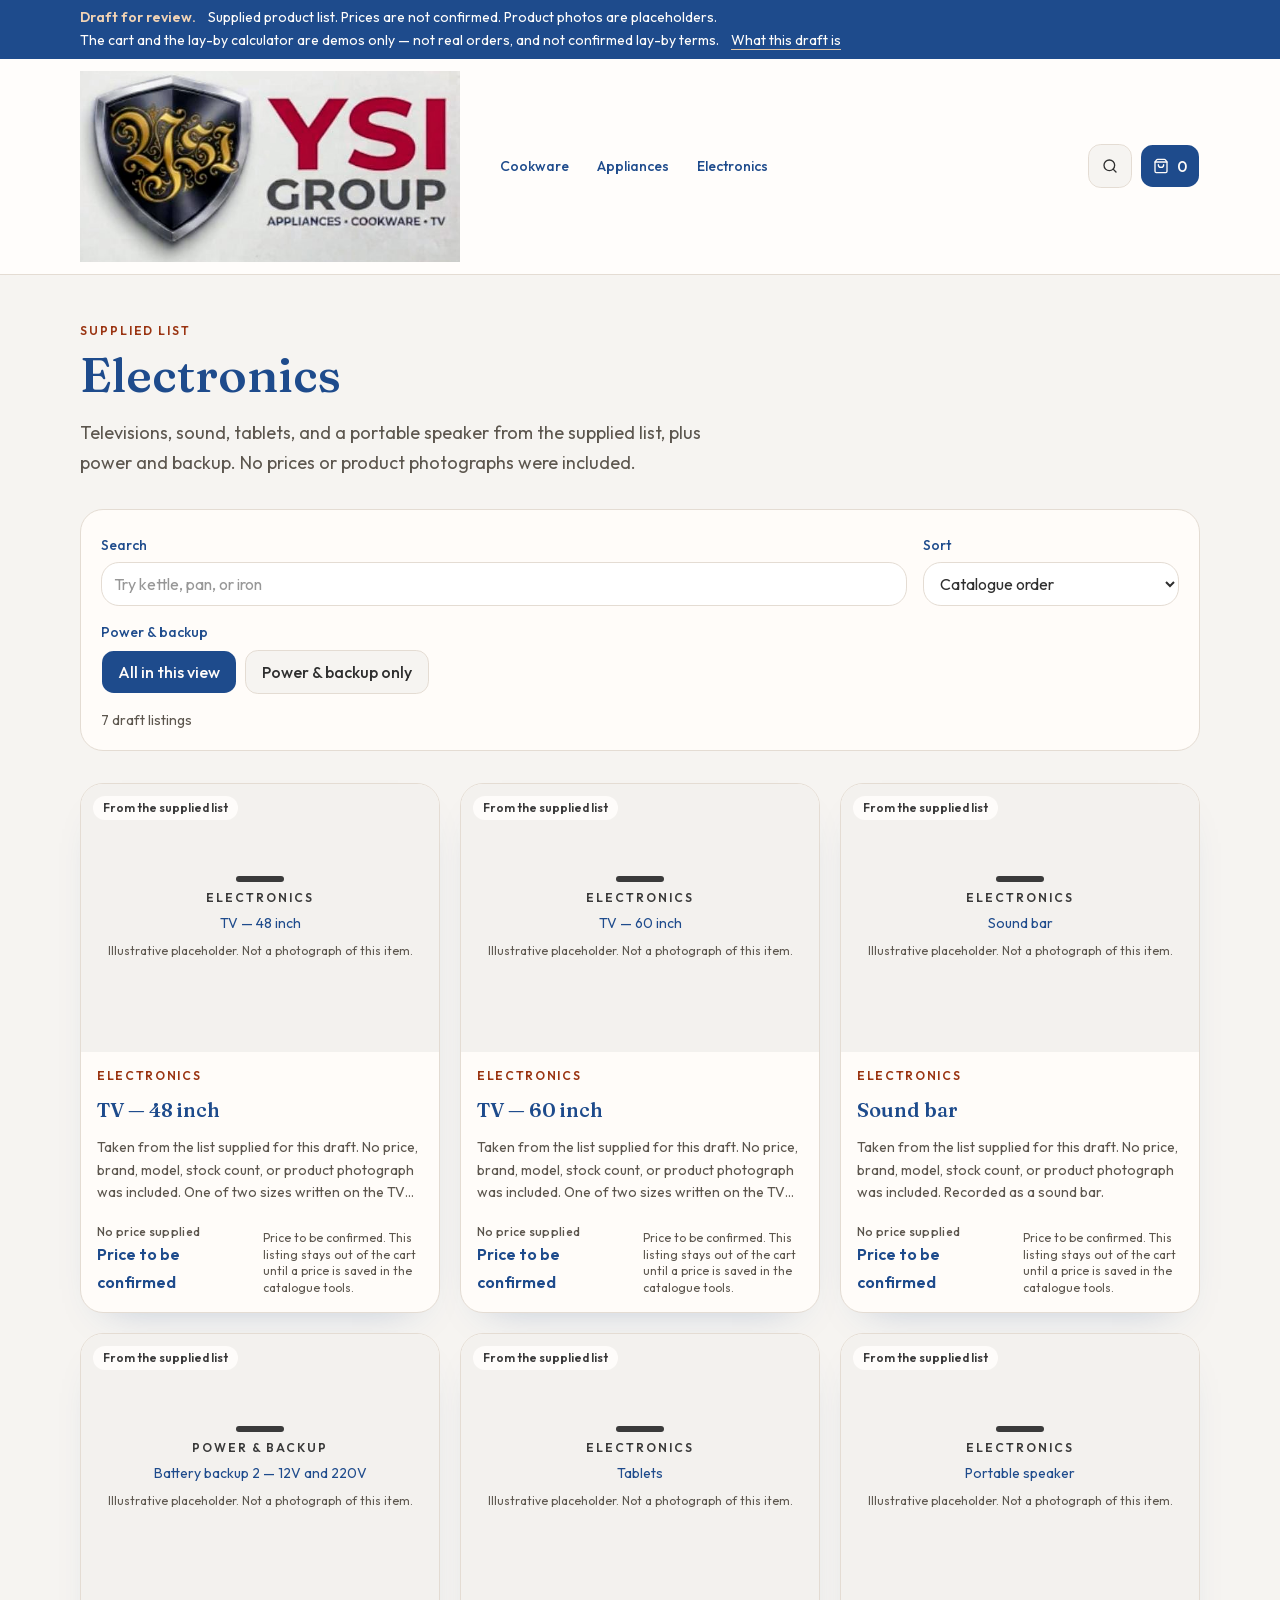
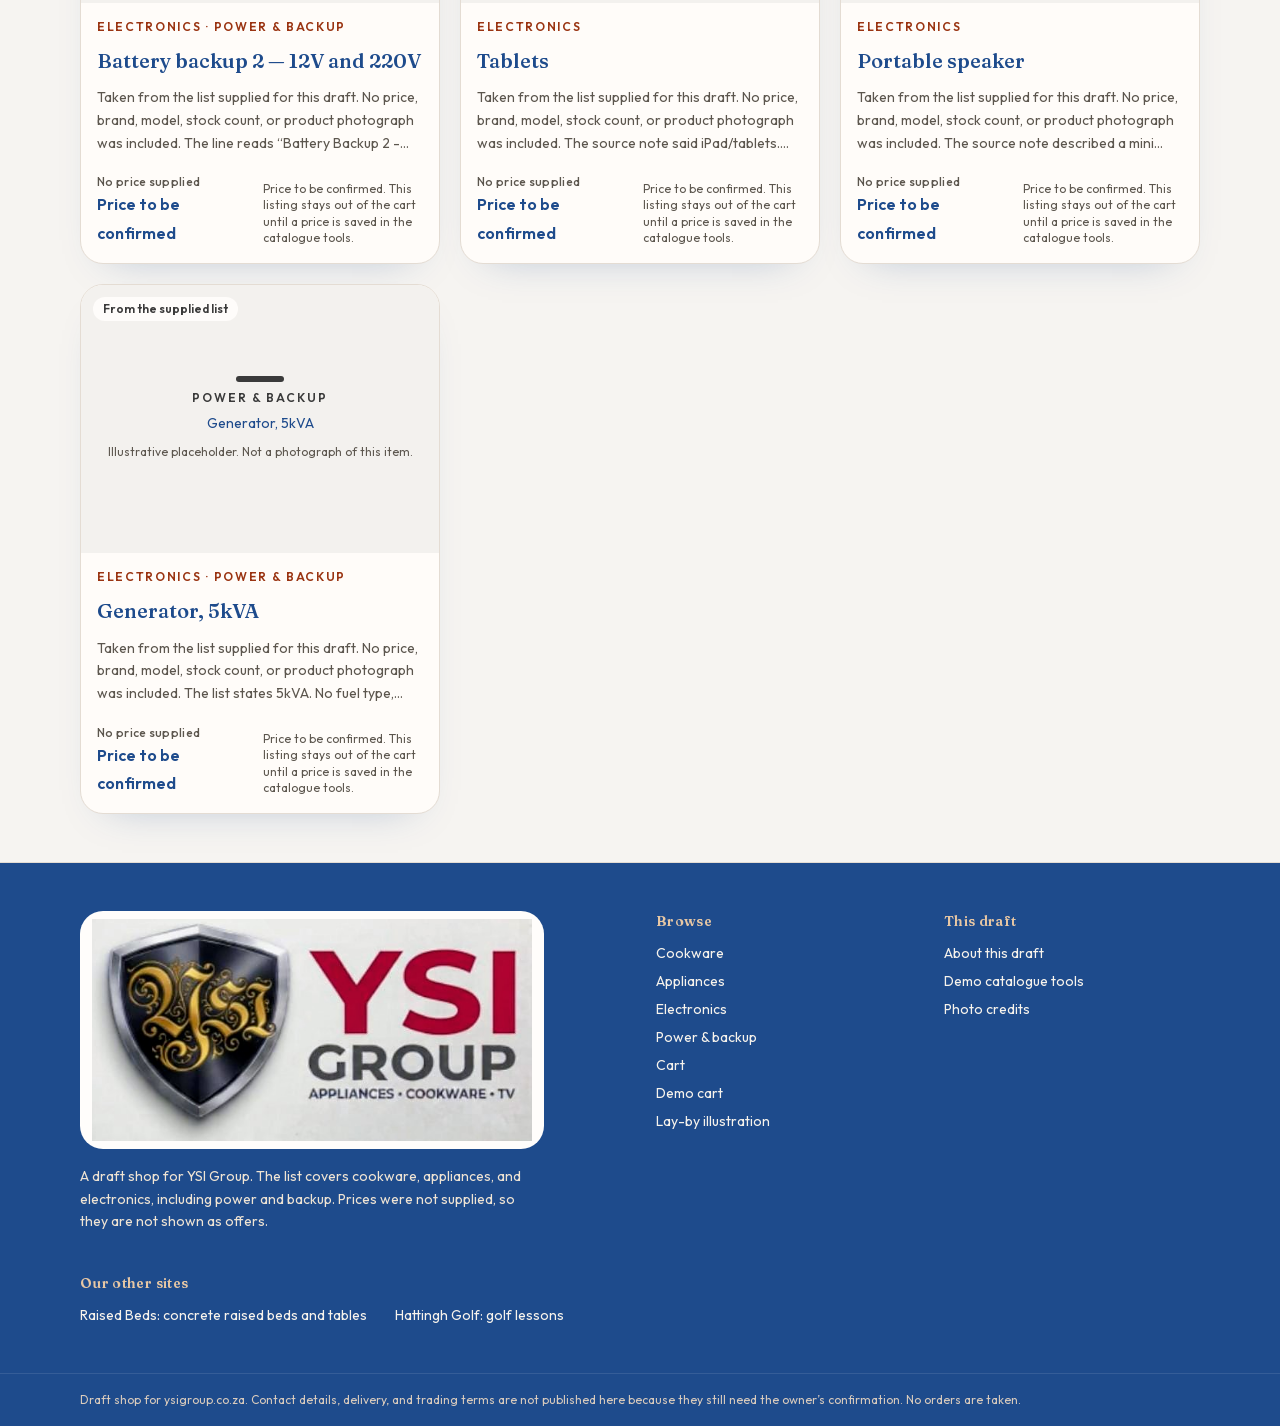
<file: electronics/index.html>
<!DOCTYPE html><html lang="en" class="_4LtYgq_variable _5PBLiG_variable h-full antialiased"><head><meta charSet="utf-8"/><meta name="viewport" content="width=device-width, initial-scale=1"/><link rel="preload" href="/_next/static/media/c0680f1bdb3a2e90-s.p.1gsd1jahc5dg_.woff2" as="font" crossorigin="" type="font/woff2"/><link rel="preload" href="/_next/static/media/edb99fec956915f8-s.p.32sris142tqlb.woff2" as="font" crossorigin="" type="font/woff2"/><link rel="preload" href="/images/ysi-logo.png" as="image"/><link rel="stylesheet" href="/_next/static/chunks/0e1dg0rxic3gm.css" data-precedence="next"/><link rel="preload" as="script" fetchPriority="low" href="/_next/static/chunks/3y705tc4v-41-.js"/><script src="/_next/static/chunks/2rv5jvl35qh22.js" async=""></script><script src="/_next/static/chunks/23e6jep2anmtk.js" async=""></script><script src="/_next/static/chunks/0zrcyuvl1kbvc.js" async=""></script><script src="/_next/static/chunks/turbopack-2u1d16houkiyo.js" async=""></script><script src="/_next/static/chunks/2srxvl7szm2lq.js" async=""></script><script src="/_next/static/chunks/3yb5p16ab48hy.js" async=""></script><script src="/_next/static/chunks/0mpraay5e1eo8.js" async=""></script><script src="/_next/static/chunks/2oakj0gcyv1wy.js" async=""></script><script src="/_next/static/chunks/2dv8icnbnfwq-.js" async=""></script><title>Electronics — YSI Group draft</title><meta name="description" content="Draft shop for YSI Group. The supplied list has no confirmed prices. Photos are placeholders. The cart and lay-by calculator are demos only."/><meta name="robots" content="noindex, nofollow"/><link rel="icon" href="/favicon.ico?favicon.1kpxscde28p2x.ico" sizes="48x48" type="image/x-icon"/><meta name="next-size-adjust" content=""/><script src="/_next/static/chunks/0cz1d0mv5g_q7.js" noModule=""></script></head><body class="flex min-h-full flex-col bg-background text-foreground"><div hidden=""><!--$--><!--/$--></div><a href="#content" class="skip-link">Skip to content</a><div class="bg-navy text-[#fffdfb]"><p class="mx-auto flex max-w-6xl flex-wrap items-center gap-x-3 gap-y-1 px-4 py-2 text-sm leading-snug"><span class="font-semibold text-[#f0d2b4]">Draft for review.</span><span>Supplied product list. Prices are not confirmed. Product photos are placeholders.</span><span>The cart and the lay-by calculator are demos only — not real orders, and not confirmed lay-by terms.</span><a class="underline decoration-[#e7c7a4] underline-offset-4" href="/draft/">What this draft is</a></p></div><header class="sticky top-0 z-40 border-b border-border bg-[#fffdfb]/95 backdrop-blur"><div class="mx-auto flex max-w-6xl flex-wrap items-center gap-x-3 gap-y-2 px-4 py-3"><button data-slot="sheet-trigger" data-variant="outline" data-size="icon" class="group/button inline-flex shrink-0 items-center justify-center rounded-lg border bg-clip-padding text-sm font-medium whitespace-nowrap transition-all outline-none select-none focus-visible:border-ring focus-visible:ring-3 focus-visible:ring-ring/50 active:not-aria-[haspopup]:translate-y-px disabled:pointer-events-none disabled:opacity-50 aria-invalid:border-destructive aria-invalid:ring-3 aria-invalid:ring-destructive/20 dark:aria-invalid:border-destructive/50 dark:aria-invalid:ring-destructive/40 [&amp;_svg]:pointer-events-none [&amp;_svg]:shrink-0 [&amp;_svg:not([class*=&#x27;size-&#x27;])]:size-4 border-border bg-background hover:bg-muted hover:text-foreground aria-expanded:bg-muted aria-expanded:text-foreground dark:border-input dark:bg-input/30 dark:hover:bg-input/50 size-11 md:hidden" aria-label="Open menu" type="button" aria-haspopup="dialog" aria-expanded="false" data-state="closed"><svg xmlns="http://www.w3.org/2000/svg" width="24" height="24" viewBox="0 0 24 24" fill="none" stroke="currentColor" stroke-width="2" stroke-linecap="round" stroke-linejoin="round" class="lucide lucide-menu" aria-hidden="true"><path d="M4 5h16"></path><path d="M4 12h16"></path><path d="M4 19h16"></path></svg></button><a class="order-last w-full rounded-md focus-visible:outline-2 focus-visible:outline-offset-4 focus-visible:outline-copper md:order-none md:w-auto" href="/"><img src="/images/ysi-logo.png" alt="YSI Group. Appliances, cookware, TV." width="571" height="288" class="h-auto w-full max-w-[440px] object-contain object-left md:w-[380px]"/></a><nav class="ml-4 hidden items-center gap-1 md:flex" aria-label="Primary"><a class="rounded-full px-3 py-2 text-sm font-medium text-navy hover:bg-secondary" href="/cookware/">Cookware</a><a class="rounded-full px-3 py-2 text-sm font-medium text-navy hover:bg-secondary" href="/appliances/">Appliances</a><a class="rounded-full px-3 py-2 text-sm font-medium text-navy hover:bg-secondary" href="/electronics/">Electronics</a></nav><div class="ml-auto flex items-center gap-2"><a aria-label="Search the supplied list" data-slot="button" data-variant="outline" data-size="icon" class="group/button shrink-0 items-center justify-center rounded-lg border bg-clip-padding text-sm font-medium whitespace-nowrap transition-all outline-none select-none focus-visible:border-ring focus-visible:ring-3 focus-visible:ring-ring/50 active:not-aria-[haspopup]:translate-y-px disabled:pointer-events-none disabled:opacity-50 aria-invalid:border-destructive aria-invalid:ring-3 aria-invalid:ring-destructive/20 dark:aria-invalid:border-destructive/50 dark:aria-invalid:ring-destructive/40 [&amp;_svg]:pointer-events-none [&amp;_svg]:shrink-0 [&amp;_svg:not([class*=&#x27;size-&#x27;])]:size-4 border-border bg-background hover:bg-muted hover:text-foreground aria-expanded:bg-muted aria-expanded:text-foreground dark:border-input dark:bg-input/30 dark:hover:bg-input/50 size-11 hidden sm:inline-flex" href="/shop/#catalogue-search"><svg xmlns="http://www.w3.org/2000/svg" width="24" height="24" viewBox="0 0 24 24" fill="none" stroke="currentColor" stroke-width="2" stroke-linecap="round" stroke-linejoin="round" class="lucide lucide-search" aria-hidden="true"><path d="m21 21-4.34-4.34"></path><circle cx="11" cy="11" r="8"></circle></svg></a><button data-slot="button" data-variant="default" data-size="default" class="group/button inline-flex shrink-0 items-center justify-center rounded-lg border border-transparent bg-clip-padding font-medium whitespace-nowrap transition-all outline-none select-none focus-visible:border-ring focus-visible:ring-3 focus-visible:ring-ring/50 active:not-aria-[haspopup]:translate-y-px disabled:pointer-events-none disabled:opacity-50 aria-invalid:border-destructive aria-invalid:ring-3 aria-invalid:ring-destructive/20 dark:aria-invalid:border-destructive/50 dark:aria-invalid:ring-destructive/40 [&amp;_svg]:pointer-events-none [&amp;_svg]:shrink-0 [&amp;_svg:not([class*=&#x27;size-&#x27;])]:size-4 bg-primary text-primary-foreground hover:bg-primary/80 h-11 text-base has-data-[icon=inline-end]:pr-3 has-data-[icon=inline-start]:pl-3 min-w-11 gap-2 px-3" aria-label="Open cart"><svg xmlns="http://www.w3.org/2000/svg" width="24" height="24" viewBox="0 0 24 24" fill="none" stroke="currentColor" stroke-width="2" stroke-linecap="round" stroke-linejoin="round" class="lucide lucide-shopping-bag" aria-hidden="true"><path d="M16 10a4 4 0 0 1-8 0"></path><path d="M3.103 6.034h17.794"></path><path d="M3.4 5.467a2 2 0 0 0-.4 1.2V20a2 2 0 0 0 2 2h14a2 2 0 0 0 2-2V6.667a2 2 0 0 0-.4-1.2l-2-2.667A2 2 0 0 0 17 2H7a2 2 0 0 0-1.6.8z"></path></svg><span class="tabular-nums"></span></button></div></div></header><main id="content" class="flex-1"><!--$!--><template data-dgst=""></template><div class="mx-auto max-w-6xl px-4 py-8" aria-busy="true" aria-live="polite"><p class="text-sm text-muted-foreground">Loading the draft catalogue…</p><div class="mt-6 grid gap-4 sm:grid-cols-2 lg:grid-cols-3"><div class="h-80 animate-pulse rounded-2xl bg-cream-deep"></div><div class="h-80 animate-pulse rounded-2xl bg-cream-deep"></div><div class="h-80 animate-pulse rounded-2xl bg-cream-deep"></div><div class="h-80 animate-pulse rounded-2xl bg-cream-deep"></div><div class="h-80 animate-pulse rounded-2xl bg-cream-deep"></div><div class="h-80 animate-pulse rounded-2xl bg-cream-deep"></div></div></div><!--/$--><!--$--><!--/$--></main><footer class="mt-auto border-t border-border bg-navy text-[#f7f3ec]"><div class="mx-auto max-w-6xl px-4 py-12"><div class="grid gap-8 sm:grid-cols-2 lg:grid-cols-4"><div class="sm:col-span-2"><div class="inline-flex rounded-2xl bg-[#fffdfb] px-3 py-2"><img src="/images/ysi-logo.png" alt="YSI Group. Appliances, cookware, TV." width="571" height="288" class="h-auto max-w-[440px] object-contain object-left w-[min(100%,440px)] md:w-[440px]"/></div><p class="mt-4 max-w-md text-sm leading-relaxed text-[#efe4d4]">A draft shop for YSI Group. The list covers cookware, appliances, and electronics, including power and backup. Prices were not supplied, so they are not shown as offers.</p></div><div><h2 class="text-sm font-semibold tracking-wide text-[#e7c7a4]">Browse</h2><ul class="mt-3 space-y-2 text-sm"><li><a class="underline-offset-4 hover:underline" href="/cookware/">Cookware</a></li><li><a class="underline-offset-4 hover:underline" href="/appliances/">Appliances</a></li><li><a class="underline-offset-4 hover:underline" href="/electronics/">Electronics</a></li><li><a class="underline-offset-4 hover:underline" href="/electronics/?group=power-backup">Power &amp; backup</a></li><li><a class="underline-offset-4 hover:underline" href="/cart/">Cart</a></li><li><a class="underline-offset-4 hover:underline" href="/demo/">Demo cart</a></li><li><a class="underline-offset-4 hover:underline" href="/lay-by/">Lay-by illustration</a></li></ul></div><div><h2 class="text-sm font-semibold tracking-wide text-[#e7c7a4]">This draft</h2><ul class="mt-3 space-y-2 text-sm"><li><a class="underline-offset-4 hover:underline" href="/draft/">About this draft</a></li><li><a class="underline-offset-4 hover:underline" href="/admin/">Demo catalogue tools</a></li><li><a class="underline-offset-4 hover:underline" href="/draft/#credits">Photo credits</a></li></ul></div></div><nav class="mt-10" aria-label="Our other sites"><h2 class="text-sm font-semibold tracking-wide text-[#e7c7a4]">Our other sites</h2><ul class="mt-3 flex flex-wrap gap-x-7 gap-y-2 text-sm"><li><a class="underline-offset-4 hover:underline" href="https://www.raisedbeds.co.za">Raised Beds: concrete raised beds and tables</a></li><li><a class="underline-offset-4 hover:underline" href="https://www.hattinghgolf.com">Hattingh Golf: golf lessons</a></li></ul></nav></div><div class="border-t border-white/10"><p class="mx-auto max-w-6xl px-4 py-4 text-xs leading-relaxed text-[#d9cbbd]">Draft shop for ysigroup.co.za. Contact details, delivery, and trading terms are not published here because they still need the owner’s confirmation. No orders are taken.</p></div></footer><script id="_R_">(globalThis["TURBOPACK"] || (globalThis["TURBOPACK"] = [])).push({"otherChunks":["static/chunks/3y705tc4v-41-.js","static/chunks/2rv5jvl35qh22.js","static/chunks/23e6jep2anmtk.js","static/chunks/0zrcyuvl1kbvc.js"],"runtimeModuleIds":[94553]});</script><script src="/_next/static/chunks/3y705tc4v-41-.js" async=""></script><script>(self.__next_f=self.__next_f||[]).push([0])</script><script>self.__next_f.push([1,"1:\"$Sreact.fragment\"\n2:\"/_next/static/chunks/2srxvl7szm2lq.js\"\n3:\"/_next/static/chunks/3yb5p16ab48hy.js\"\n4:\"/_next/static/chunks/0mpraay5e1eo8.js\"\n5:I[28739,[\"$2\",\"$3\",\"$4\"],\"Providers\"]\n6:I[22016,[\"$2\",\"$3\",\"$4\"],\"\"]\n7:I[48303,[\"$2\",\"$3\",\"$4\"],\"SiteHeader\"]\n8:I[39756,[\"$2\",\"$3\",\"$4\"],\"default\"]\n9:\"/_next/static/chunks/2oakj0gcyv1wy.js\"\na:I[8821,[\"$2\",\"$3\",\"$4\",\"$9\"],\"default\"]\nb:I[37457,[\"$2\",\"$3\",\"$4\"],\"default\"]\n17:I[68027,[\"$2\",\"$3\",\"$4\"],\"default\",1]\n:HL[\"/_next/static/chunks/0e1dg0rxic3gm.css\",\"style\"]\n:HL[\"/_next/static/media/c0680f1bdb3a2e90-s.p.1gsd1jahc5dg_.woff2\",\"font\",{\"crossOrigin\":\"\",\"type\":\"font/woff2\"}]\n:HL[\"/_next/static/media/edb99fec956915f8-s.p.32sris142tqlb.woff2\",\"font\",{\"crossOrigin\":\"\",\"type\":\"font/woff2\"}]\n:HL[\"/images/ysi-logo.png\",\"image\"]\n13:X\n14:[[\"children\",{\"s\":\"__PAGE__\",\"h\":512,\"d\":{\"r\":\"$L15\",\"p\":false,\"v\":null}}]]\n11:[[\"children\",{\"s\":\"electronics\",\"h\":512,\"d\":{\"r\":\"$L12\",\"p\":false,\"v\":\"$13\"},\"c\":\"$Q14\"}]]\n0:{\"P\":null,\"c\":[\"\",\"electronics\",\"\"],\"q\":\"\",\"i\":false,\"t\":{\"t\":{\"s\":\"\",\"h\":528,\"d\":{\"r\":[\"$\",\"$1\",\"c\",{\"children\":[[[\"$\",\"link\",\"0\",{\"rel\":\"stylesheet\",\"href\":\"/_next/static/chunks/0e1dg0rxic3gm.css\",\"precedence\":\"next\",\"crossOrigin\":\"$undefined\",\"nonce\":\"$undefined\"}],[\"$\",\"script\",\"script-0\",{\"src\":\"/_next/static/chunks/2srxvl7szm2lq.js\",\"async\":true,\"nonce\":\"$undefined\"}],[\"$\",\"script\",\"script-1\",{\"src\":\"/_next/static/chunks/3yb5p16ab48hy.js\",\"async\":true,\"nonce\":\"$undefined\"}],[\"$\",\"script\",\"script-2\",{\"src\":\"/_next/static/chunks/0mpraay5e1eo8.js\",\"async\":true,\"nonce\":\"$undefined\"}]],[\"$\",\"html\",null,{\"lang\":\"en\",\"className\":\"_4LtYgq_variable _5PBLiG_variable h-full antialiased\",\"children\":[\"$\",\"body\",null,{\"className\":\"flex min-h-full flex-col bg-background text-foreground\",\"children\":[[\"$\",\"a\",null,{\"href\":\"#content\",\"className\":\"skip-link\",\"children\":\"Skip to content\"}],[\"$\",\"$L5\",null,{\"children\":[[\"$\",\"div\",null,{\"className\":\"bg-navy text-[#fffdfb]\",\"children\":[\"$\",\"p\",null,{\"className\":\"mx-auto flex max-w-6xl flex-wrap items-center gap-x-3 gap-y-1 px-4 py-2 text-sm leading-snug\",\"children\":[[\"$\",\"span\",null,{\"className\":\"font-semibold text-[#f0d2b4]\",\"children\":\"Draft for review.\"}],[\"$\",\"span\",null,{\"children\":\"Supplied product list. Prices are not confirmed. Product photos are placeholders.\"}],[\"$\",\"span\",null,{\"children\":\"The cart and the lay-by calculator are demos only — not real orders, and not confirmed lay-by terms.\"}],[\"$\",\"$L6\",null,{\"href\":\"/draft\",\"className\":\"underline decoration-[#e7c7a4] underline-offset-4\",\"children\":\"What this draft is\"}]]}]}],[\"$\",\"$L7\",null,{}],[\"$\",\"main\",null,{\"id\":\"content\",\"className\":\"flex-1\",\"children\":[\"$\",\"$L8\",null,{\"parallelRouterKey\":\"children\",\"error\":\"$a\",\"errorStyles\":[],\"errorScripts\":[[\"$\",\"script\",\"script-0\",{\"src\":\"/_next/static/chunks/2oakj0gcyv1wy.js\",\"async\":true,\"nonce\":\"$undefined\"}]],\"template\":[\"$\",\"$Lb\",null,{}],\"templateStyles\":\"$undefined\",\"templateScripts\":\"$undefined\",\"notFound\":[[\"$\",\"div\",null,{\"className\":\"mx-auto max-w-xl px-4 py-20 text-center\",\"children\":[[\"$\",\"h1\",null,{\"className\":\"font-heading text-4xl text-navy\",\"children\":\"That page is not in the draft\"}],[\"$\",\"p\",null,{\"className\":\"mt-3 text-muted-foreground\",\"children\":\"The address does not match a page in this shop preview.\"}],[\"$\",\"$L6\",null,{\"href\":\"/\",\"children\":\"Back to the draft home\",\"data-slot\":\"button\",\"data-variant\":\"default\",\"data-size\":\"default\",\"className\":\"group/button inline-flex shrink-0 items-center justify-center rounded-lg border border-transparent bg-clip-padding font-medium whitespace-nowrap transition-all outline-none select-none focus-visible:border-ring focus-visible:ring-3 focus-visible:ring-ring/50 active:not-aria-[haspopup]:translate-y-px disabled:pointer-events-none disabled:opacity-50 aria-invalid:border-destructive aria-invalid:ring-3 aria-invalid:ring-destructive/20 dark:aria-invalid:border-destructive/50 dark:aria-invalid:ring-destructive/40 [\u0026_svg]:pointer-events-none [\u0026_svg]:shrink-0 [\u0026_svg:not([class*='size-'])]:size-4 bg-primary text-primary-foreground hover:bg-primary/80 h-11 gap-2 px-4 text-base has-data-[icon=inline-end]:pr-3 has-data-[icon=inline-start]:pl-3 mt-6\",\"ref\":null}]]}],[]],\"forbidden\":\"$undefined\",\"unauthorized\":\"$undefined\"}]}],[\"$\",\"footer\",null,{\"className\":\"mt-auto border-t border-border bg-navy text-[#f7f3ec]\",\"children\":[[\"$\",\"div\",null,{\"className\":\"mx-auto max-w-6xl px-4 py-12\",\"children\":[[\"$\",\"div\",null,{\"className\":\"grid gap-8 sm:grid-cols-2 lg:grid-cols-4\",\"children\":[[\"$\",\"div\",null,{\"className\":\"sm:col-span-2\",\"children\":[[\"$\",\"div\",null,{\"className\":\"inline-flex rounded-2xl bg-[#fffdfb] px-3 py-2\",\"children\":[\"$\",\"img\",null,{\"src\":\"/images/ysi-logo.png\",\"alt\":\"YSI Group. Appliances, cookware, TV.\",\"width\":571,\"height\":288,\"className\":\"h-auto max-w-[440px] object-contain object-left w-[min(100%,440px)] md:w-[440px]\"}]}],[\"$\",\"p\",null,{\"className\":\"mt-4 max-w-md text-sm leading-relaxed text-[#efe4d4]\",\"children\":\"A draft shop for YSI Group. The list covers cookware, appliances, and electronics, including power and backup. Prices were not supplied, so they are not shown as offers.\"}]]}],[\"$\",\"div\",null,{\"children\":[\"$Lc\",\"$Ld\"]}],\"$Le\"]}],\"$Lf\"]}],\"$L10\"]}]]}]]}]}]]}],\"p\":false,\"v\":null},\"c\":\"$Q11\"},\"h\":{\"r\":\"$L16\",\"p\":false,\"v\":null}},\"m\":\"$undefined\",\"G\":[\"$17\",[\"$L18\"]],\"S\":true,\"r\":\"$undefined\",\"s\":\"$undefined\",\"a\":\"$undefined\",\"l\":\"$undefined\",\"p\":\"$undefined\",\"d\":\"$undefined\",\"b\":\"EhTMR-h0ozaPAtE5s_P6b\"}\n19:\"$Sreact.suspense\"\n1a:\"/_next/static/chunks/2dv8icnbnfwq-.js\"\n1b:I[5807,[\"$2\",\"$3\",\"$4\",\"$1a\"],\"CatalogBrowser\"]\n1c:I[97367,[\"$2\",\"$3\",\"$4\"],\"OutletBoundary\"]\n1e:\"ViewportBoundary\"\n1f:I[97367,[\"$2\",\"$3\",\"$4\"],\"$1e\"]\n21:\"MetadataBoundary\"\n22:I[97367,[\"$2\",\"$3\",\"$4\"],\"$21\"]\nc:[\"$\",\"h2\",null,{\"className\":\"text-sm font-semibold tracking-wide text-[#e7c7a4]\",\"children\":\"Browse\"}]\nd:[\"$\",\"ul\",null,{\"className\":\"mt-3 space-y-2 text-sm\",\"children\":[[\"$\",\"li\",null,{\"children\":[\"$\",\"$L6\",null,{\"className\":\"underline-offset-4 hover:underline\",\"href\":\"/cookware\",\"children\":\"Cookware\"}]}],[\"$\",\"li\",null,{\"children\":[\"$\",\"$L6\",null,{\"className\":\"underline-offset-4 hover:underline\",\"href\":\"/appliances\",\"children\":\"Appliances\"}]}],[\"$\",\"li\",null,{\"children\":[\"$\",\"$L6\",null,{\"className\":\"underline-offset-4 hover:underline\",\"href\":\"/electronics\",\"children\":\"Electronics\"}]}],[\"$\",\"li\",null,{\"children\":[\"$\",\"$L6\",null,{\"className\":\"underline-offset-4 hover:underline\",\"href\":\"/electronics?group=power-backup\",\"children\":\"Power \u0026 backup\"}]}],[\"$\",\"li\",null,{\"children\":[\"$\",\"$L6\",null,{\"className\":\"underline-offset-4 hover:underline\",\"href\":\"/cart\",\"children\":\"Cart\"}]}],[\"$\",\"li\",null,{\"children\":[\"$\",\"$L6\",null,{\"className\":\"underline-offset-4 hover:underline\",\"href\":\"/demo\",\"children\":\"Demo cart\"}]}],[\"$\",\"li\",null,{\"children\":[\"$\",\"$L6\",null,{\"className\":\"underline-offset-4 hover:underline\",\"href\":\"/lay-by\",\"children\":\"Lay-by illustration\"}]}]]}]\ne:[\"$\",\"div\",null,{\"children\":[[\"$\",\"h2\",null,{\"className\":\"text-sm font-semibold tracking-wide text-[#e7c7a4]\",\"children\":\"This draft\"}],[\"$\",\"ul\",null,{\"className\":\"mt-3 space-y-2 text-sm\",\"children\":[[\"$\",\"li\",null,{\"children\":[\"$\",\"$L6\",null,{\"className\":\"underline-offset-4 hover:underline\",\"href\":\"/draft\",\"children\":\"About this draft\"}]}],[\"$\",\"li\",null,{\"children\":[\"$\",\"$L6\",null,{\"className\":\"underline-offset-4 hover:underline\",\"href\":\"/admin\",\"children\":\"Demo catalogue tools\"}]}],[\"$\",\"li\",null,{\"children\":[\"$\",\"$L6\",null,{\"className\":\"underline-offset-4 hover:underline\",\"href\":\"/draft#credits\",\"children\":\"Photo credits\"}]}]]}]]}]\nf:[\"$\",\"nav\",null,{\"className\":\"mt-10\",\"aria-label\":\"Our other sites\",\"children\":[[\"$\",\"h2\",null,{\"className\":\"text-sm font-semibold tracking-wide text-[#e7c7a4]\",\"children\":\"Our other sites\"}],[\"$\",\"ul\",null,{\"className\":\"mt-3 flex flex-wrap gap-x-7 gap-y-2 text-sm\",\"children\":[[\"$\",\"li\",null,{\"children\":[\"$\",\"a\",null,{\"className\":\"underline-offset-4 hover:underline\",\"href\":\"https://www.raisedbeds.co.za\",\"children\":\"Raised Beds: concrete raised beds and tables\"}]}],[\"$\",\"li\",null,{\"children\":[\"$\",\"a\",null,{\"className\":\"underline-offset-4 hover:underline\",\"href\":\"https://www.hattinghgolf.com\",\"children\":\"Hattingh Golf: golf lessons\"}]}]]}]]}]\n10:[\"$\",\"div\",null,{\"className\":\"border-t border-white/10\",\"children\":[\"$\",\"p\",null,{\"className\":\"mx-auto max-w-6xl px-4 py-4 text-xs leading-relaxed text-[#d9cbbd]\",\"children\":\"Draft shop for ysigroup.co.za. Contact details, delivery, and trading terms are not published here because they still need the owner’s confirmation. No orders are taken.\"}]}]\n12:[\"$\",\"$1\",\"c\",{\"children\":[null,[\"$\",\"$L8\",null,{\"parallelRouterKey\":\"children\",\"error\":\"$undefined\",\"errorStyles\":\"$undefined\",\"errorScripts\":\"$undefined\",\"template\":[\"$\",\"$Lb\",null,{}],\"templateStyles\":\"$undefined\",\"templateScripts\":\"$undefined\",\"notFound\":\"$undefined\",\"forbidden\":\"$undefined\",\"unauthorized\":\"$undefined\"}]]}]\n15:[\"$\",\"$1\",\"c\",{\"children\":[[\"$\",\"$19\",null,{\"fallback\":[\"$\",\"div\",null,{\"className\":\"mx-auto max-w-6xl px-4 py-8\",\"aria-busy\":\"true\",\"aria-live\":\"polite\",\"children\":[[\"$\",\"p\",null,{\"className\":\"text-sm text-muted-foreground\",\"children\":\"Loading the draft catalogue…\"}],[\"$\",\"div\",null,{\"className\":\"mt-6 grid gap-4 sm:grid-cols-2 lg:grid-cols-3\",\"children\":[[\"$\",\"div\",\"0\",{\"className\":\"h-80 animate-pulse rounded-2xl bg-cream-deep\"}],[\"$\",\"div\",\"1\",{\"className\":\"h-80 animate-pulse rounded-2xl bg-cream-deep\"}],[\"$\",\"div\",\"2\",{\"className\":\"h-80 animate-pulse rounded-2xl bg-cream-deep\"}],[\"$\",\"div\",\"3\",{\"className\":\"h-80 animate-pulse rounded-2xl bg-cream-deep\"}],[\"$\",\"div\",\"4\",{\"className\":\"h-80 animate-pulse rounded-2xl bg-cream-deep\"}],[\"$\",\"div\",\"5\",{\"className\":\"h-80 animate-pulse rounded-2xl bg-cream-deep\"}]]}]]}],\"children\":[\"$\",\"$L1b\",null,{\"lockedDepartment\":\"electronics\",\"title\":\"Electronics\",\"intro\":\"Televisions, sound, tablets, and a portable speaker from the supplied list, plus power and backup. No prices or product photographs were included.\"}]}],[[\"$\",\"script\",\"script-0\",{\"src\":\"/_next/static/chunks/2dv8icnbnfwq-.js\",\"async\":true,\"nonce\":\"$undefined\"}]],[\"$\",\"$L1c\",null,{\"children\":[\"$\",\"$19\",null,{\"name\":\"Next.MetadataOutlet\",\"children\":\"$@1d\"}]}]]}]\n16:[\"$\",\"$1\",\"h\",{\"children\":[null,[\"$\",\"$L1f\",null,{\"children\":\"$L20\"}],[\"$\",\"$L22\",null,{\"children\":[[\"$\",\"div\",null,{\"hidden\":true,\"children\":[\"$\",\"$19\",null,{\"name\":\"Next.Metadata\",\"children\":\"$L23\"}]}],null]}],[\"$\",\"meta\",null,{\"name\":\"next-size-adjust\",\"content\":\"\"}]]}]\n18:[\"$\",\"link\",\"0\",{\"rel\":\"stylesheet\",\"href\":\"/_next/static/chunks/0e1dg0rxic3gm.css\",\"precedence\":\"next\",\"crossOrigin\":\"$undefined\",\"nonce\":\"$undefined\"}]\n13:C\n20:[[\"$\",\"meta\",\"0\",{\"charSet\":\"utf-8\"}],[\"$\",\"meta\",\"1\",{\"name\":\"viewport\",\"content\":\"width=device-width, initial-scale=1\"}]]\n24:I[27201,[\"$2\",\"$3\",\"$4\"],\"IconMark\"]\n1d:null\n23:[[\"$\",\"title\",\"0\",{\"children\":\"Electronics — YSI Group draft\"}],[\"$\",\"meta\",\"1\",{\"name\":\"description\",\"content\":\"Draft shop for YSI Group. The supplied list has no confirmed prices. Photos are placeholders. The cart and lay-by calculator are demos only.\"}],[\"$\",\"meta\",\"2\",{\"name\":\"robots\",\"content\":\"noindex, nofollow\"}],[\"$\",\"link\",\"3\",{\"rel\":\"icon\",\"href\":\"/favicon.ico?favicon.1kpxscde28p2x.ico\",\"sizes\":\"48x48\",\"type\":\"image/x-icon\"}],[\"$\",\"$L24\",\"4\",{}]]\n"])</script></body></html>
</file>
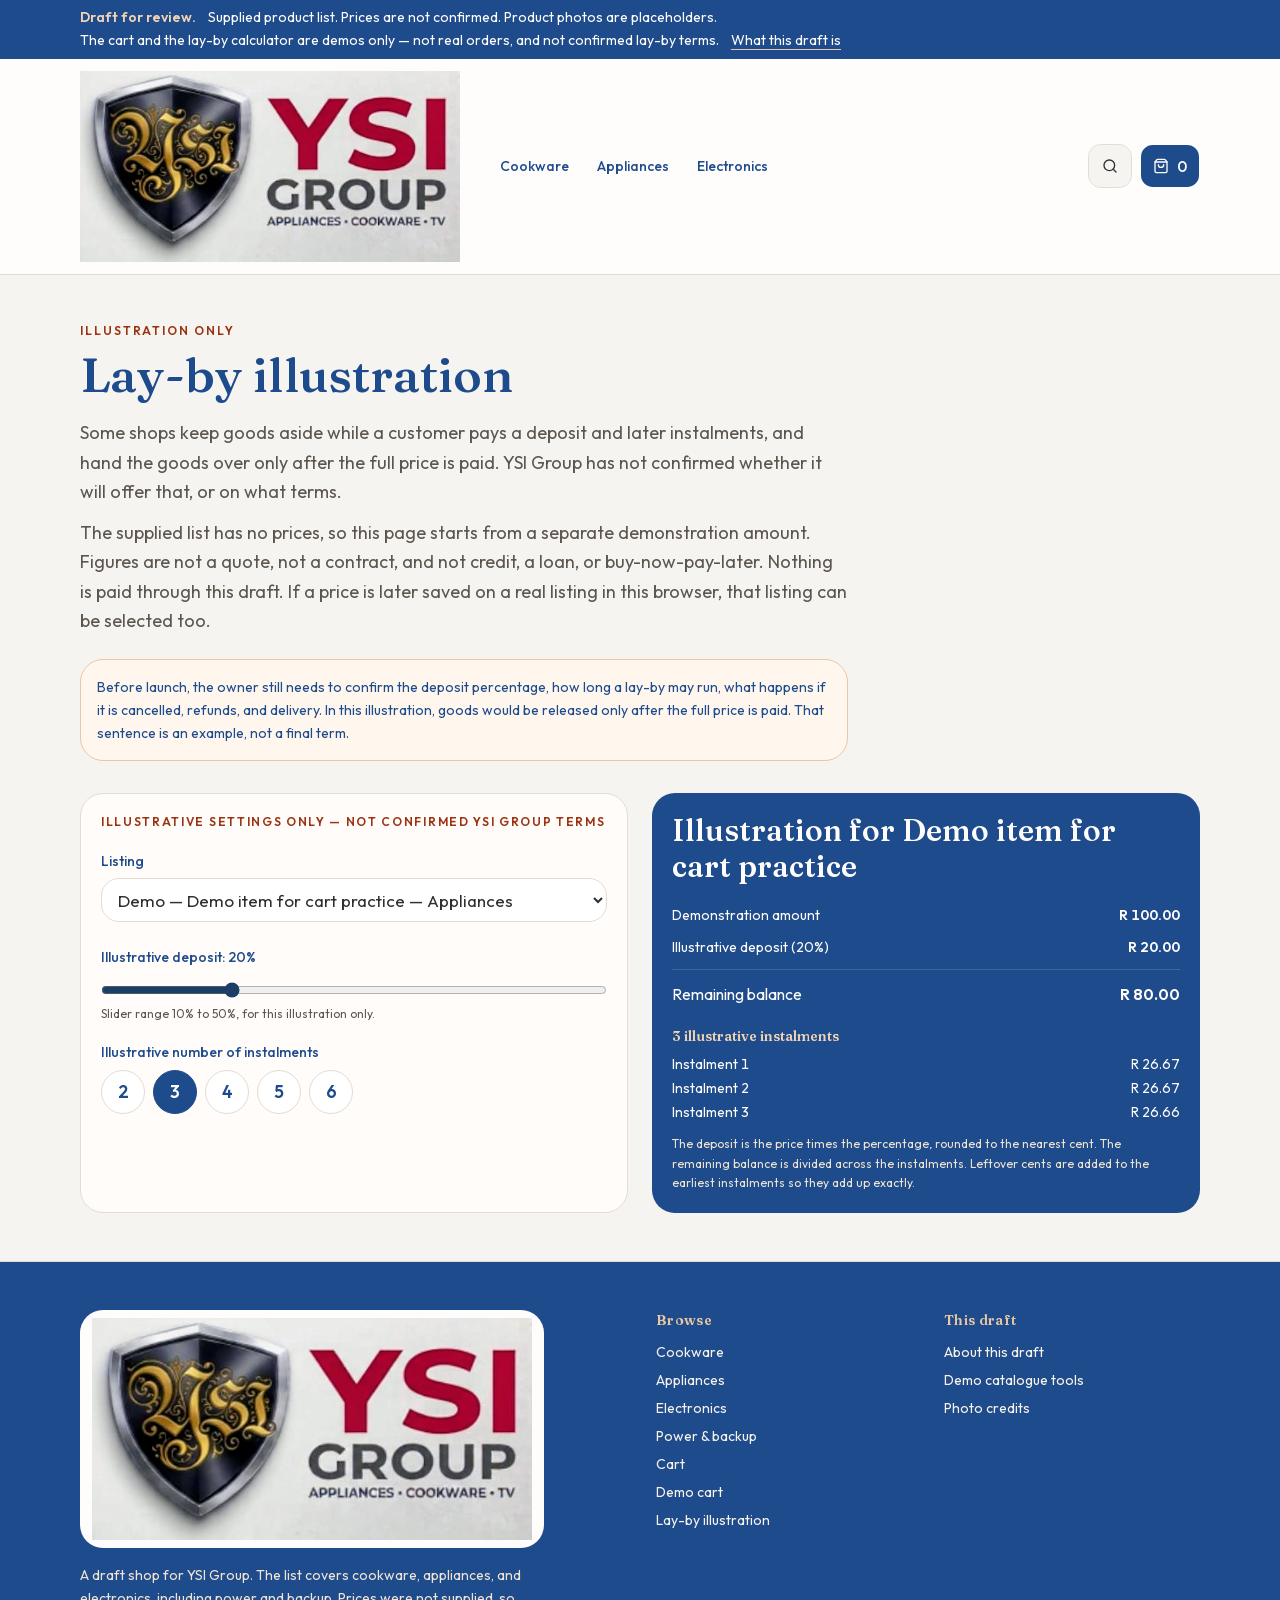
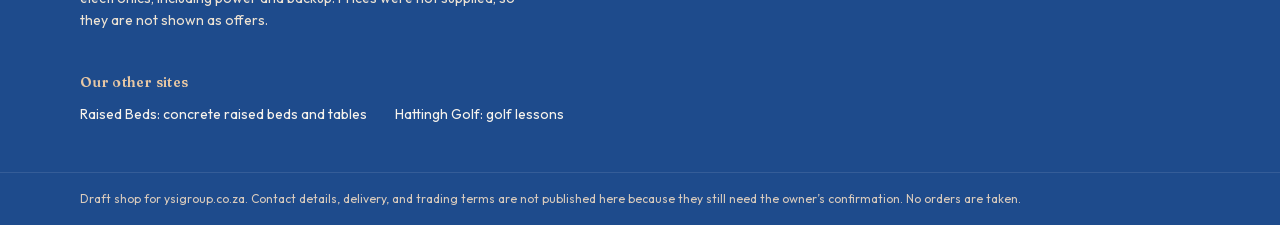
<file: lay-by/index.html>
<!DOCTYPE html><html lang="en" class="_4LtYgq_variable _5PBLiG_variable h-full antialiased"><head><meta charSet="utf-8"/><meta name="viewport" content="width=device-width, initial-scale=1"/><link rel="preload" href="/_next/static/media/c0680f1bdb3a2e90-s.p.1gsd1jahc5dg_.woff2" as="font" crossorigin="" type="font/woff2"/><link rel="preload" href="/_next/static/media/edb99fec956915f8-s.p.32sris142tqlb.woff2" as="font" crossorigin="" type="font/woff2"/><link rel="preload" href="/images/ysi-logo.png" as="image"/><link rel="stylesheet" href="/_next/static/chunks/0e1dg0rxic3gm.css" data-precedence="next"/><link rel="preload" as="script" fetchPriority="low" href="/_next/static/chunks/3y705tc4v-41-.js"/><script src="/_next/static/chunks/2rv5jvl35qh22.js" async=""></script><script src="/_next/static/chunks/23e6jep2anmtk.js" async=""></script><script src="/_next/static/chunks/0zrcyuvl1kbvc.js" async=""></script><script src="/_next/static/chunks/turbopack-2u1d16houkiyo.js" async=""></script><script src="/_next/static/chunks/2srxvl7szm2lq.js" async=""></script><script src="/_next/static/chunks/3yb5p16ab48hy.js" async=""></script><script src="/_next/static/chunks/0mpraay5e1eo8.js" async=""></script><script src="/_next/static/chunks/2oakj0gcyv1wy.js" async=""></script><script src="/_next/static/chunks/2_n19ya-2o-u8.js" async=""></script><title>Lay-by illustration — YSI Group draft</title><meta name="description" content="Draft shop for YSI Group. The supplied list has no confirmed prices. Photos are placeholders. The cart and lay-by calculator are demos only."/><meta name="robots" content="noindex, nofollow"/><link rel="icon" href="/favicon.ico?favicon.1kpxscde28p2x.ico" sizes="48x48" type="image/x-icon"/><meta name="next-size-adjust" content=""/><script src="/_next/static/chunks/0cz1d0mv5g_q7.js" noModule=""></script></head><body class="flex min-h-full flex-col bg-background text-foreground"><div hidden=""><!--$--><!--/$--></div><a href="#content" class="skip-link">Skip to content</a><div class="bg-navy text-[#fffdfb]"><p class="mx-auto flex max-w-6xl flex-wrap items-center gap-x-3 gap-y-1 px-4 py-2 text-sm leading-snug"><span class="font-semibold text-[#f0d2b4]">Draft for review.</span><span>Supplied product list. Prices are not confirmed. Product photos are placeholders.</span><span>The cart and the lay-by calculator are demos only — not real orders, and not confirmed lay-by terms.</span><a class="underline decoration-[#e7c7a4] underline-offset-4" href="/draft/">What this draft is</a></p></div><header class="sticky top-0 z-40 border-b border-border bg-[#fffdfb]/95 backdrop-blur"><div class="mx-auto flex max-w-6xl flex-wrap items-center gap-x-3 gap-y-2 px-4 py-3"><button data-slot="sheet-trigger" data-variant="outline" data-size="icon" class="group/button inline-flex shrink-0 items-center justify-center rounded-lg border bg-clip-padding text-sm font-medium whitespace-nowrap transition-all outline-none select-none focus-visible:border-ring focus-visible:ring-3 focus-visible:ring-ring/50 active:not-aria-[haspopup]:translate-y-px disabled:pointer-events-none disabled:opacity-50 aria-invalid:border-destructive aria-invalid:ring-3 aria-invalid:ring-destructive/20 dark:aria-invalid:border-destructive/50 dark:aria-invalid:ring-destructive/40 [&amp;_svg]:pointer-events-none [&amp;_svg]:shrink-0 [&amp;_svg:not([class*=&#x27;size-&#x27;])]:size-4 border-border bg-background hover:bg-muted hover:text-foreground aria-expanded:bg-muted aria-expanded:text-foreground dark:border-input dark:bg-input/30 dark:hover:bg-input/50 size-11 md:hidden" aria-label="Open menu" type="button" aria-haspopup="dialog" aria-expanded="false" data-state="closed"><svg xmlns="http://www.w3.org/2000/svg" width="24" height="24" viewBox="0 0 24 24" fill="none" stroke="currentColor" stroke-width="2" stroke-linecap="round" stroke-linejoin="round" class="lucide lucide-menu" aria-hidden="true"><path d="M4 5h16"></path><path d="M4 12h16"></path><path d="M4 19h16"></path></svg></button><a class="order-last w-full rounded-md focus-visible:outline-2 focus-visible:outline-offset-4 focus-visible:outline-copper md:order-none md:w-auto" href="/"><img src="/images/ysi-logo.png" alt="YSI Group. Appliances, cookware, TV." width="571" height="288" class="h-auto w-full max-w-[440px] object-contain object-left md:w-[380px]"/></a><nav class="ml-4 hidden items-center gap-1 md:flex" aria-label="Primary"><a class="rounded-full px-3 py-2 text-sm font-medium text-navy hover:bg-secondary" href="/cookware/">Cookware</a><a class="rounded-full px-3 py-2 text-sm font-medium text-navy hover:bg-secondary" href="/appliances/">Appliances</a><a class="rounded-full px-3 py-2 text-sm font-medium text-navy hover:bg-secondary" href="/electronics/">Electronics</a></nav><div class="ml-auto flex items-center gap-2"><a aria-label="Search the supplied list" data-slot="button" data-variant="outline" data-size="icon" class="group/button shrink-0 items-center justify-center rounded-lg border bg-clip-padding text-sm font-medium whitespace-nowrap transition-all outline-none select-none focus-visible:border-ring focus-visible:ring-3 focus-visible:ring-ring/50 active:not-aria-[haspopup]:translate-y-px disabled:pointer-events-none disabled:opacity-50 aria-invalid:border-destructive aria-invalid:ring-3 aria-invalid:ring-destructive/20 dark:aria-invalid:border-destructive/50 dark:aria-invalid:ring-destructive/40 [&amp;_svg]:pointer-events-none [&amp;_svg]:shrink-0 [&amp;_svg:not([class*=&#x27;size-&#x27;])]:size-4 border-border bg-background hover:bg-muted hover:text-foreground aria-expanded:bg-muted aria-expanded:text-foreground dark:border-input dark:bg-input/30 dark:hover:bg-input/50 size-11 hidden sm:inline-flex" href="/shop/#catalogue-search"><svg xmlns="http://www.w3.org/2000/svg" width="24" height="24" viewBox="0 0 24 24" fill="none" stroke="currentColor" stroke-width="2" stroke-linecap="round" stroke-linejoin="round" class="lucide lucide-search" aria-hidden="true"><path d="m21 21-4.34-4.34"></path><circle cx="11" cy="11" r="8"></circle></svg></a><button data-slot="button" data-variant="default" data-size="default" class="group/button inline-flex shrink-0 items-center justify-center rounded-lg border border-transparent bg-clip-padding font-medium whitespace-nowrap transition-all outline-none select-none focus-visible:border-ring focus-visible:ring-3 focus-visible:ring-ring/50 active:not-aria-[haspopup]:translate-y-px disabled:pointer-events-none disabled:opacity-50 aria-invalid:border-destructive aria-invalid:ring-3 aria-invalid:ring-destructive/20 dark:aria-invalid:border-destructive/50 dark:aria-invalid:ring-destructive/40 [&amp;_svg]:pointer-events-none [&amp;_svg]:shrink-0 [&amp;_svg:not([class*=&#x27;size-&#x27;])]:size-4 bg-primary text-primary-foreground hover:bg-primary/80 h-11 text-base has-data-[icon=inline-end]:pr-3 has-data-[icon=inline-start]:pl-3 min-w-11 gap-2 px-3" aria-label="Open cart"><svg xmlns="http://www.w3.org/2000/svg" width="24" height="24" viewBox="0 0 24 24" fill="none" stroke="currentColor" stroke-width="2" stroke-linecap="round" stroke-linejoin="round" class="lucide lucide-shopping-bag" aria-hidden="true"><path d="M16 10a4 4 0 0 1-8 0"></path><path d="M3.103 6.034h17.794"></path><path d="M3.4 5.467a2 2 0 0 0-.4 1.2V20a2 2 0 0 0 2 2h14a2 2 0 0 0 2-2V6.667a2 2 0 0 0-.4-1.2l-2-2.667A2 2 0 0 0 17 2H7a2 2 0 0 0-1.6.8z"></path></svg><span class="tabular-nums"></span></button></div></div></header><main id="content" class="flex-1"><div class="mx-auto max-w-6xl px-4 py-8 sm:py-12"><p class="text-xs font-semibold tracking-[0.16em] text-copper-deep uppercase">Illustration only</p><h1 class="mt-2 max-w-3xl font-heading text-4xl leading-[1.15] text-navy sm:text-5xl">Lay-by illustration</h1><div class="mt-4 max-w-3xl space-y-3 text-lg leading-relaxed text-muted-foreground"><p>Some shops keep goods aside while a customer pays a deposit and later instalments, and hand the goods over only after the full price is paid. YSI Group has not confirmed whether it will offer that, or on what terms.</p><p>The supplied list has no prices, so this page starts from a separate demonstration amount. Figures are not a quote, not a contract, and not credit, a loan, or buy-now-pay-later. Nothing is paid through this draft. If a price is later saved on a real listing in this browser, that listing can be selected too.</p></div><div class="mt-6 max-w-3xl rounded-2xl border border-[#e7c7a4] bg-[#fff7ee] px-4 py-4 text-sm leading-relaxed text-navy">Before launch, the owner still needs to confirm the deposit percentage, how long a lay-by may run, what happens if it is cancelled, refunds, and delivery. In this illustration, goods would be released only after the full price is paid. That sentence is an example, not a final term.</div><div class="mt-8"><!--$!--><template data-dgst=""></template><div class="mx-auto max-w-6xl px-4 py-8" aria-busy="true" aria-live="polite"><p class="text-sm text-muted-foreground">Loading the draft catalogue…</p><div class="mt-6 grid gap-4 sm:grid-cols-2 lg:grid-cols-3"><div class="h-80 animate-pulse rounded-2xl bg-cream-deep"></div><div class="h-80 animate-pulse rounded-2xl bg-cream-deep"></div><div class="h-80 animate-pulse rounded-2xl bg-cream-deep"></div><div class="h-80 animate-pulse rounded-2xl bg-cream-deep"></div><div class="h-80 animate-pulse rounded-2xl bg-cream-deep"></div><div class="h-80 animate-pulse rounded-2xl bg-cream-deep"></div></div></div><!--/$--></div></div><!--$--><!--/$--></main><footer class="mt-auto border-t border-border bg-navy text-[#f7f3ec]"><div class="mx-auto max-w-6xl px-4 py-12"><div class="grid gap-8 sm:grid-cols-2 lg:grid-cols-4"><div class="sm:col-span-2"><div class="inline-flex rounded-2xl bg-[#fffdfb] px-3 py-2"><img src="/images/ysi-logo.png" alt="YSI Group. Appliances, cookware, TV." width="571" height="288" class="h-auto max-w-[440px] object-contain object-left w-[min(100%,440px)] md:w-[440px]"/></div><p class="mt-4 max-w-md text-sm leading-relaxed text-[#efe4d4]">A draft shop for YSI Group. The list covers cookware, appliances, and electronics, including power and backup. Prices were not supplied, so they are not shown as offers.</p></div><div><h2 class="text-sm font-semibold tracking-wide text-[#e7c7a4]">Browse</h2><ul class="mt-3 space-y-2 text-sm"><li><a class="underline-offset-4 hover:underline" href="/cookware/">Cookware</a></li><li><a class="underline-offset-4 hover:underline" href="/appliances/">Appliances</a></li><li><a class="underline-offset-4 hover:underline" href="/electronics/">Electronics</a></li><li><a class="underline-offset-4 hover:underline" href="/electronics/?group=power-backup">Power &amp; backup</a></li><li><a class="underline-offset-4 hover:underline" href="/cart/">Cart</a></li><li><a class="underline-offset-4 hover:underline" href="/demo/">Demo cart</a></li><li><a class="underline-offset-4 hover:underline" href="/lay-by/">Lay-by illustration</a></li></ul></div><div><h2 class="text-sm font-semibold tracking-wide text-[#e7c7a4]">This draft</h2><ul class="mt-3 space-y-2 text-sm"><li><a class="underline-offset-4 hover:underline" href="/draft/">About this draft</a></li><li><a class="underline-offset-4 hover:underline" href="/admin/">Demo catalogue tools</a></li><li><a class="underline-offset-4 hover:underline" href="/draft/#credits">Photo credits</a></li></ul></div></div><nav class="mt-10" aria-label="Our other sites"><h2 class="text-sm font-semibold tracking-wide text-[#e7c7a4]">Our other sites</h2><ul class="mt-3 flex flex-wrap gap-x-7 gap-y-2 text-sm"><li><a class="underline-offset-4 hover:underline" href="https://www.raisedbeds.co.za">Raised Beds: concrete raised beds and tables</a></li><li><a class="underline-offset-4 hover:underline" href="https://www.hattinghgolf.com">Hattingh Golf: golf lessons</a></li></ul></nav></div><div class="border-t border-white/10"><p class="mx-auto max-w-6xl px-4 py-4 text-xs leading-relaxed text-[#d9cbbd]">Draft shop for ysigroup.co.za. Contact details, delivery, and trading terms are not published here because they still need the owner’s confirmation. No orders are taken.</p></div></footer><script id="_R_">(globalThis["TURBOPACK"] || (globalThis["TURBOPACK"] = [])).push({"otherChunks":["static/chunks/3y705tc4v-41-.js","static/chunks/2rv5jvl35qh22.js","static/chunks/23e6jep2anmtk.js","static/chunks/0zrcyuvl1kbvc.js"],"runtimeModuleIds":[94553]});</script><script src="/_next/static/chunks/3y705tc4v-41-.js" async=""></script><script>(self.__next_f=self.__next_f||[]).push([0])</script><script>self.__next_f.push([1,"1:\"$Sreact.fragment\"\n2:\"/_next/static/chunks/2srxvl7szm2lq.js\"\n3:\"/_next/static/chunks/3yb5p16ab48hy.js\"\n4:\"/_next/static/chunks/0mpraay5e1eo8.js\"\n5:I[28739,[\"$2\",\"$3\",\"$4\"],\"Providers\"]\n6:I[22016,[\"$2\",\"$3\",\"$4\"],\"\"]\n7:I[48303,[\"$2\",\"$3\",\"$4\"],\"SiteHeader\"]\n8:I[39756,[\"$2\",\"$3\",\"$4\"],\"default\"]\n9:\"/_next/static/chunks/2oakj0gcyv1wy.js\"\na:I[8821,[\"$2\",\"$3\",\"$4\",\"$9\"],\"default\"]\nb:I[37457,[\"$2\",\"$3\",\"$4\"],\"default\"]\n16:I[68027,[\"$2\",\"$3\",\"$4\"],\"default\",1]\n:HL[\"/_next/static/chunks/0e1dg0rxic3gm.css\",\"style\"]\n:HL[\"/_next/static/media/c0680f1bdb3a2e90-s.p.1gsd1jahc5dg_.woff2\",\"font\",{\"crossOrigin\":\"\",\"type\":\"font/woff2\"}]\n:HL[\"/_next/static/media/edb99fec956915f8-s.p.32sris142tqlb.woff2\",\"font\",{\"crossOrigin\":\"\",\"type\":\"font/woff2\"}]\n:HL[\"/images/ysi-logo.png\",\"image\"]\n12:X\n13:[[\"children\",{\"s\":\"__PAGE__\",\"h\":512,\"d\":{\"r\":\"$L14\",\"p\":false,\"v\":null}}]]\n10:[[\"children\",{\"s\":\"lay-by\",\"h\":512,\"d\":{\"r\":\"$L11\",\"p\":false,\"v\":\"$12\"},\"c\":\"$Q13\"}]]\n0:{\"P\":null,\"c\":[\"\",\"lay-by\",\"\"],\"q\":\"\",\"i\":false,\"t\":{\"t\":{\"s\":\"\",\"h\":528,\"d\":{\"r\":[\"$\",\"$1\",\"c\",{\"children\":[[[\"$\",\"link\",\"0\",{\"rel\":\"stylesheet\",\"href\":\"/_next/static/chunks/0e1dg0rxic3gm.css\",\"precedence\":\"next\",\"crossOrigin\":\"$undefined\",\"nonce\":\"$undefined\"}],[\"$\",\"script\",\"script-0\",{\"src\":\"/_next/static/chunks/2srxvl7szm2lq.js\",\"async\":true,\"nonce\":\"$undefined\"}],[\"$\",\"script\",\"script-1\",{\"src\":\"/_next/static/chunks/3yb5p16ab48hy.js\",\"async\":true,\"nonce\":\"$undefined\"}],[\"$\",\"script\",\"script-2\",{\"src\":\"/_next/static/chunks/0mpraay5e1eo8.js\",\"async\":true,\"nonce\":\"$undefined\"}]],[\"$\",\"html\",null,{\"lang\":\"en\",\"className\":\"_4LtYgq_variable _5PBLiG_variable h-full antialiased\",\"children\":[\"$\",\"body\",null,{\"className\":\"flex min-h-full flex-col bg-background text-foreground\",\"children\":[[\"$\",\"a\",null,{\"href\":\"#content\",\"className\":\"skip-link\",\"children\":\"Skip to content\"}],[\"$\",\"$L5\",null,{\"children\":[[\"$\",\"div\",null,{\"className\":\"bg-navy text-[#fffdfb]\",\"children\":[\"$\",\"p\",null,{\"className\":\"mx-auto flex max-w-6xl flex-wrap items-center gap-x-3 gap-y-1 px-4 py-2 text-sm leading-snug\",\"children\":[[\"$\",\"span\",null,{\"className\":\"font-semibold text-[#f0d2b4]\",\"children\":\"Draft for review.\"}],[\"$\",\"span\",null,{\"children\":\"Supplied product list. Prices are not confirmed. Product photos are placeholders.\"}],[\"$\",\"span\",null,{\"children\":\"The cart and the lay-by calculator are demos only — not real orders, and not confirmed lay-by terms.\"}],[\"$\",\"$L6\",null,{\"href\":\"/draft\",\"className\":\"underline decoration-[#e7c7a4] underline-offset-4\",\"children\":\"What this draft is\"}]]}]}],[\"$\",\"$L7\",null,{}],[\"$\",\"main\",null,{\"id\":\"content\",\"className\":\"flex-1\",\"children\":[\"$\",\"$L8\",null,{\"parallelRouterKey\":\"children\",\"error\":\"$a\",\"errorStyles\":[],\"errorScripts\":[[\"$\",\"script\",\"script-0\",{\"src\":\"/_next/static/chunks/2oakj0gcyv1wy.js\",\"async\":true,\"nonce\":\"$undefined\"}]],\"template\":[\"$\",\"$Lb\",null,{}],\"templateStyles\":\"$undefined\",\"templateScripts\":\"$undefined\",\"notFound\":[[\"$\",\"div\",null,{\"className\":\"mx-auto max-w-xl px-4 py-20 text-center\",\"children\":[[\"$\",\"h1\",null,{\"className\":\"font-heading text-4xl text-navy\",\"children\":\"That page is not in the draft\"}],[\"$\",\"p\",null,{\"className\":\"mt-3 text-muted-foreground\",\"children\":\"The address does not match a page in this shop preview.\"}],[\"$\",\"$L6\",null,{\"href\":\"/\",\"children\":\"Back to the draft home\",\"data-slot\":\"button\",\"data-variant\":\"default\",\"data-size\":\"default\",\"className\":\"group/button inline-flex shrink-0 items-center justify-center rounded-lg border border-transparent bg-clip-padding font-medium whitespace-nowrap transition-all outline-none select-none focus-visible:border-ring focus-visible:ring-3 focus-visible:ring-ring/50 active:not-aria-[haspopup]:translate-y-px disabled:pointer-events-none disabled:opacity-50 aria-invalid:border-destructive aria-invalid:ring-3 aria-invalid:ring-destructive/20 dark:aria-invalid:border-destructive/50 dark:aria-invalid:ring-destructive/40 [\u0026_svg]:pointer-events-none [\u0026_svg]:shrink-0 [\u0026_svg:not([class*='size-'])]:size-4 bg-primary text-primary-foreground hover:bg-primary/80 h-11 gap-2 px-4 text-base has-data-[icon=inline-end]:pr-3 has-data-[icon=inline-start]:pl-3 mt-6\",\"ref\":null}]]}],[]],\"forbidden\":\"$undefined\",\"unauthorized\":\"$undefined\"}]}],[\"$\",\"footer\",null,{\"className\":\"mt-auto border-t border-border bg-navy text-[#f7f3ec]\",\"children\":[[\"$\",\"div\",null,{\"className\":\"mx-auto max-w-6xl px-4 py-12\",\"children\":[[\"$\",\"div\",null,{\"className\":\"grid gap-8 sm:grid-cols-2 lg:grid-cols-4\",\"children\":[[\"$\",\"div\",null,{\"className\":\"sm:col-span-2\",\"children\":[[\"$\",\"div\",null,{\"className\":\"inline-flex rounded-2xl bg-[#fffdfb] px-3 py-2\",\"children\":[\"$\",\"img\",null,{\"src\":\"/images/ysi-logo.png\",\"alt\":\"YSI Group. Appliances, cookware, TV.\",\"width\":571,\"height\":288,\"className\":\"h-auto max-w-[440px] object-contain object-left w-[min(100%,440px)] md:w-[440px]\"}]}],[\"$\",\"p\",null,{\"className\":\"mt-4 max-w-md text-sm leading-relaxed text-[#efe4d4]\",\"children\":\"A draft shop for YSI Group. The list covers cookware, appliances, and electronics, including power and backup. Prices were not supplied, so they are not shown as offers.\"}]]}],[\"$\",\"div\",null,{\"children\":[[\"$\",\"h2\",null,{\"className\":\"text-sm font-semibold tracking-wide text-[#e7c7a4]\",\"children\":\"Browse\"}],\"$Lc\"]}],\"$Ld\"]}],\"$Le\"]}],\"$Lf\"]}]]}]]}]}]]}],\"p\":false,\"v\":null},\"c\":\"$Q10\"},\"h\":{\"r\":\"$L15\",\"p\":false,\"v\":null}},\"m\":\"$undefined\",\"G\":[\"$16\",[\"$L17\"]],\"S\":true,\"r\":\"$undefined\",\"s\":\"$undefined\",\"a\":\"$undefined\",\"l\":\"$undefined\",\"p\":\"$undefined\",\"d\":\"$undefined\",\"b\":\"EhTMR-h0ozaPAtE5s_P6b\"}\n18:\"$Sreact.suspense\"\n19:\"/_next/static/chunks/2_n19ya-2o-u8.js\"\n1a:I[2210,[\"$2\",\"$3\",\"$4\",\"$19\"],\"LaybyCalculator\"]\n1b:I[97367,[\"$2\",\"$3\",\"$4\"],\"OutletBoundary\"]\n1d:\"ViewportBoundary\"\n1e:I[97367,[\"$2\",\"$3\",\"$4\"],\"$1d\"]\n20:\"MetadataBoundary\"\n21:I[97367,[\"$2\",\"$3\",\"$4\"],\"$20\"]\nc:[\"$\",\"ul\",null,{\"className\":\"mt-3 space-y-2 text-sm\",\"children\":[[\"$\",\"li\",null,{\"children\":[\"$\",\"$L6\",null,{\"className\":\"underline-offset-4 hover:underline\",\"href\":\"/cookware\",\"children\":\"Cookware\"}]}],[\"$\",\"li\",null,{\"children\":[\"$\",\"$L6\",null,{\"className\":\"underline-offset-4 hover:underline\",\"href\":\"/appliances\",\"children\":\"Appliances\"}]}],[\"$\",\"li\",null,{\"children\":[\"$\",\"$L6\",null,{\"className\":\"underline-offset-4 hover:underline\",\"href\":\"/electronics\",\"children\":\"Electronics\"}]}],[\"$\",\"li\",null,{\"children\":[\"$\",\"$L6\",null,{\"className\":\"underline-offset-4 hover:underline\",\"href\":\"/electronics?group=power-backup\",\"children\":\"Power \u0026 backup\"}]}],[\"$\",\"li\",null,{\"children\":[\"$\",\"$L6\",null,{\"className\":\"underline-offset-4 hover:underline\",\"href\":\"/cart\",\"children\":\"Cart\"}]}],[\"$\",\"li\",null,{\"children\":[\"$\",\"$L6\",null,{\"className\":\"underline-offset-4 hover:underline\",\"href\":\"/demo\",\"children\":\"Demo cart\"}]}],[\"$\",\"li\",null,{\"children\":[\"$\",\"$L6\",null,{\"className\":\"underline-offset-4 hover:underline\",\"href\":\"/lay-by\",\"children\":\"Lay-by illustration\"}]}]]}]\nd:[\"$\",\"div\",null,{\"children\":[[\"$\",\"h2\",null,{\"className\":\"text-sm font-semibold tracking-wide text-[#e7c7a4]\",\"children\":\"This draft\"}],[\"$\",\"ul\",null,{\"className\":\"mt-3 space-y-2 text-sm\",\"children\":[[\"$\",\"li\",null,{\"children\":[\"$\",\"$L6\",null,{\"className\":\"underline-offset-4 hover:underline\",\"href\":\"/draft\",\"children\":\"About this draft\"}]}],[\"$\",\"li\",null,{\"children\":[\"$\",\"$L6\",null,{\"className\":\"underline-offset-4 hover:underline\",\"href\":\"/admin\",\"children\":\"Demo catalogue tools\"}]}],[\"$\",\"li\",null,{\"children\":[\"$\",\"$L6\",null,{\"className\":\"underline-offset-4 hover:underline\",\"href\":\"/draft#credits\",\"children\":\"Photo credits\"}]}]]}]]}]\ne:[\"$\",\"nav\",null,{\"className\":\"mt-10\",\"aria-label\":\"Our other sites\",\"children\":[[\"$\",\"h2\",null,{\"className\":\"text-sm font-semibold tracking-wide text-[#e7c7a4]\",\"children\":\"Our other sites\"}],[\"$\",\"ul\",null,{\"className\":\"mt-3 flex flex-wrap gap-x-7 gap-y-2 text-sm\",\"children\":[[\"$\",\"li\",null,{\"children\":[\"$\",\"a\",null,{\"className\":\"underline-offset-4 hover:underline\",\"href\":\"https://www.raisedbeds.co.za\",\"children\":\"Raised Beds: concrete raised beds and tables\"}]}],[\"$\",\"li\",null,{\"children\":[\"$\",\"a\",null,{\"className\":\"underline-offset-4 hover:underline\",\"href\":\"https://www.hattinghgolf.com\",\"children\":\"Hattingh Golf: golf lessons\"}]}]]}]]}]\nf:[\"$\",\"div\",null,{\"className\":\"border-t border-white/10\",\"children\":[\"$\",\"p\",null,{\"className\":\"mx-auto max-w-6xl px-4 py-4 text-xs leading-relaxed text-[#d9cbbd]\",\"children\":\"Draft shop for ysigroup.co.za. Contact details, delivery, and trading terms are not published here because they still need the owner’s confirmation. No orders are taken.\"}]}]\n11:[\"$\",\"$1\",\"c\",{\"children\":[null,[\"$\",\"$L8\",null,{\"parallelRouterKey\":\"children\",\"error\":\"$undefined\",\"errorStyles\":\"$undefined\",\"errorScripts\":\"$undefined\",\"template\":[\"$\",\"$Lb\",null,{}],\"templateStyles\":\"$undefined\",\"templateScripts\":\"$undefined\",\"notFound\":\"$undefined\",\"forbidden\":\"$undefined\",\"unauthorized\":\"$undefined\"}]]}]\n14:[\"$\",\"$1\",\"c\",{\"children\":[[\"$\",\"div\",null,{\"className\":\"mx-auto max-w-6xl px-4 py-8 sm:py-12\",\"children\":[[\"$\",\"p\",null,{\"className\":\"text-xs font-semibold tracking-[0.16em] text-copper-deep uppercase\",\"children\":\"Illustration only\"}],[\"$\",\"h1\",null,{\"className\":\"mt-2 max-w-3xl font-heading text-4xl leading-[1.15] text-navy sm:text-5xl\",\"children\":\"Lay-by illustration\"}],[\"$\",\"div\",null,{\"className\":\"mt-4 max-w-3xl space-y-3 text-lg leading-relaxed text-muted-foreground\",\"children\":[[\"$\",\"p\",null,{\"children\":\"Some shops keep goods aside while a customer pays a deposit and later instalments, and hand the goods over only after the full price is paid. YSI Group has not confirmed whether it will offer that, or on what terms.\"}],[\"$\",\"p\",null,{\"children\":\"The supplied list has no prices, so this page starts from a separate demonstration amount. Figures are not a quote, not a contract, and not credit, a loan, or buy-now-pay-later. Nothing is paid through this draft. If a price is later saved on a real listing in this browser, that listing can be selected too.\"}]]}],[\"$\",\"div\",null,{\"className\":\"mt-6 max-w-3xl rounded-2xl border border-[#e7c7a4] bg-[#fff7ee] px-4 py-4 text-sm leading-relaxed text-navy\",\"children\":\"Before launch, the owner still needs to confirm the deposit percentage, how long a lay-by may run, what happens if it is cancelled, refunds, and delivery. In this illustration, goods would be released only after the full price is paid. That sentence is an example, not a final term.\"}],[\"$\",\"div\",null,{\"className\":\"mt-8\",\"children\":[\"$\",\"$18\",null,{\"fallback\":[\"$\",\"div\",null,{\"className\":\"mx-auto max-w-6xl px-4 py-8\",\"aria-busy\":\"true\",\"aria-live\":\"polite\",\"children\":[[\"$\",\"p\",null,{\"className\":\"text-sm text-muted-foreground\",\"children\":\"Loading the draft catalogue…\"}],[\"$\",\"div\",null,{\"className\":\"mt-6 grid gap-4 sm:grid-cols-2 lg:grid-cols-3\",\"children\":[[\"$\",\"div\",\"0\",{\"className\":\"h-80 animate-pulse rounded-2xl bg-cream-deep\"}],[\"$\",\"div\",\"1\",{\"className\":\"h-80 animate-pulse rounded-2xl bg-cream-deep\"}],[\"$\",\"div\",\"2\",{\"className\":\"h-80 animate-pulse rounded-2xl bg-cream-deep\"}],[\"$\",\"div\",\"3\",{\"className\":\"h-80 animate-pulse rounded-2xl bg-cream-deep\"}],[\"$\",\"div\",\"4\",{\"className\":\"h-80 animate-pulse rounded-2xl bg-cream-deep\"}],[\"$\",\"div\",\"5\",{\"className\":\"h-80 animate-pulse rounded-2xl bg-cream-deep\"}]]}]]}],\"children\":[\"$\",\"$L1a\",null,{}]}]}]]}],[[\"$\",\"script\",\"script-0\",{\"src\":\"/_next/static/chunks/2_n19ya-2o-u8.js\",\"async\":true,\"nonce\":\"$undefined\"}]],[\"$\",\"$L1b\",null,{\"children\":[\"$\",\"$18\",null,{\"name\":\"Next.MetadataOutlet\",\"children\":\"$@1c\"}]}]]}]\n15:[\"$\",\"$1\",\"h\",{\"children\":[null,[\"$\",\"$L1e\",null,{\"children\":\"$L1f\"}],[\"$\",\"$L21\",null,{\"children\":[[\"$\",\"div\",null,{\"hidden\":true,\"children\":[\"$\",\"$18\",null,{\"name\":\"Next.Metadata\",\"children\":\"$L22\"}]}],null]}],[\"$\",\"meta\",null,{\"name\":\"next-size-adjust\",\"content\":\"\"}]]}]\n17:[\"$\",\"link\",\"0\",{\"rel\":\"stylesheet\",\"href\":\"/_next/static/chunks/0e1dg0rxic3gm.css\",\"precedence\":\"next\",\"crossOrigin\":\"$undefined\",\"nonce\":\"$undefined\"}]\n12:C\n1f:[[\"$\",\"meta\",\"0\",{\"charSet\":\"utf-8\"}],[\"$\",\"meta\",\"1\",{\"name\":\"viewport\",\"content\":\"width=device-width, initial-scale=1\"}]]\n23:I[27201,[\"$2\",\"$3\",\"$4\"],\"IconMark\"]\n1c:null\n22:[[\"$\",\"title\",\"0\",{\"children\":\"Lay-by illustration — YSI Group draft\"}],[\"$\",\"meta\",\"1\",{\"name\":\"description\",\"content\":\"Draft shop for YSI Group. The supplied list has no confirmed prices. Photos are placeholders. The cart and lay-by calculator are demos only.\"}],[\"$\",\"meta\",\"2\",{\"name\":\"robots\",\"content\":\"noindex, nofollow\"}],[\"$\",\"link\",\"3\",{\"rel\":\"icon\",\"href\":\"/favicon.ico?favicon.1kpxscde28p2x.ico\",\"sizes\":\"48x48\",\"type\":\"image/x-icon\"}],[\"$\",\"$L23\",\"4\",{}]]\n"])</script></body></html>
</file>
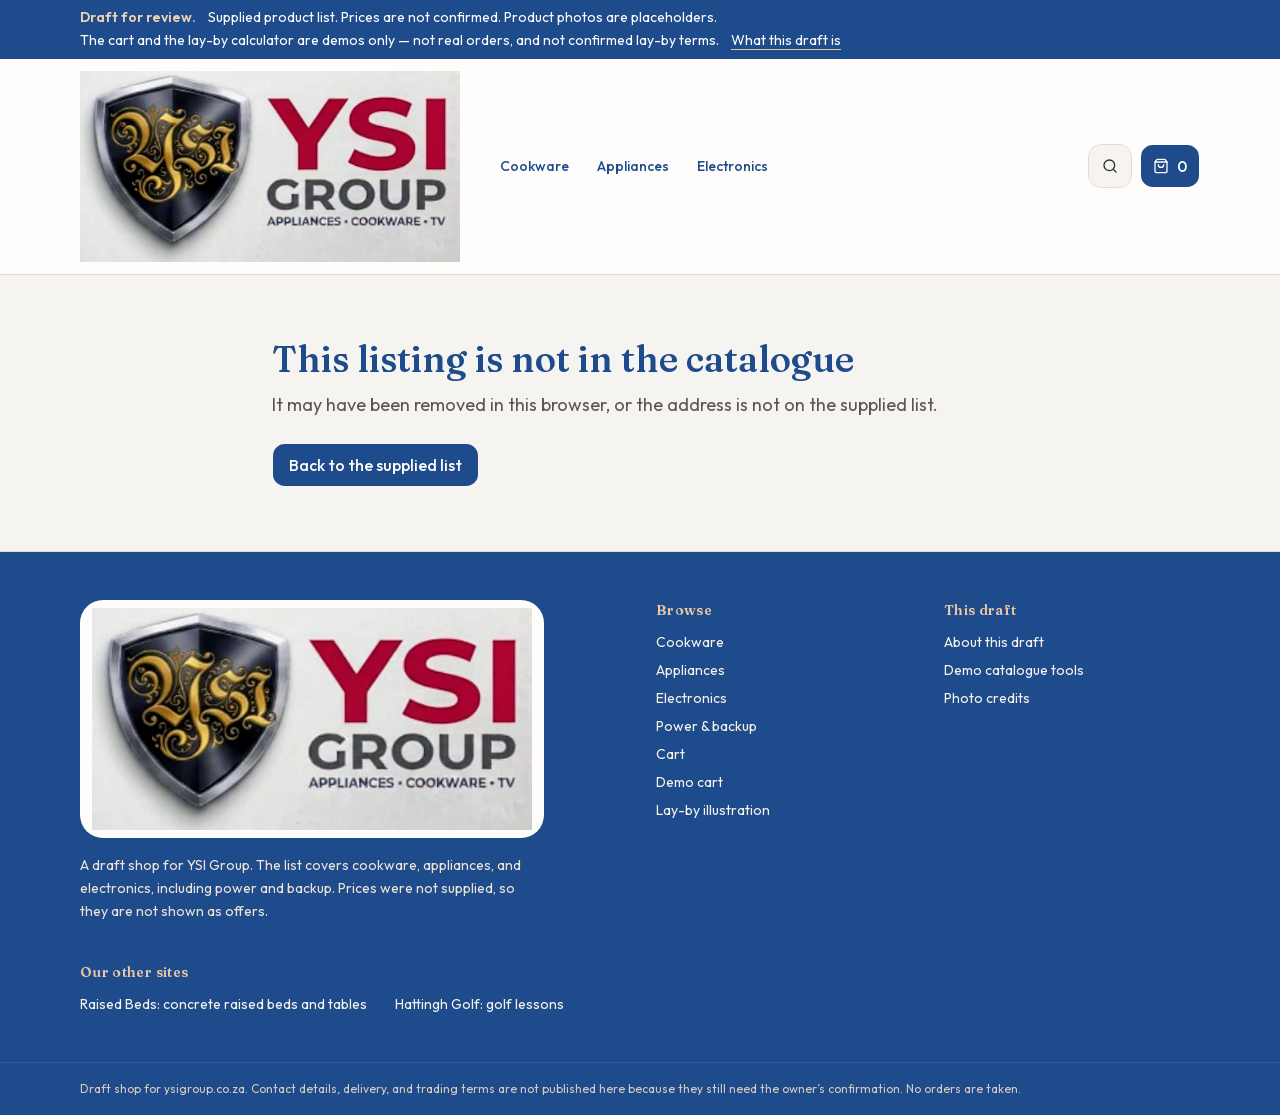
<file: products/index.html>
<!DOCTYPE html><html lang="en" class="_4LtYgq_variable _5PBLiG_variable h-full antialiased"><head><meta charSet="utf-8"/><meta name="viewport" content="width=device-width, initial-scale=1"/><link rel="preload" href="/_next/static/media/c0680f1bdb3a2e90-s.p.1gsd1jahc5dg_.woff2" as="font" crossorigin="" type="font/woff2"/><link rel="preload" href="/_next/static/media/edb99fec956915f8-s.p.32sris142tqlb.woff2" as="font" crossorigin="" type="font/woff2"/><link rel="preload" href="/images/ysi-logo.png" as="image"/><link rel="stylesheet" href="/_next/static/chunks/0e1dg0rxic3gm.css" data-precedence="next"/><link rel="preload" as="script" fetchPriority="low" href="/_next/static/chunks/3y705tc4v-41-.js"/><script src="/_next/static/chunks/2rv5jvl35qh22.js" async=""></script><script src="/_next/static/chunks/23e6jep2anmtk.js" async=""></script><script src="/_next/static/chunks/0zrcyuvl1kbvc.js" async=""></script><script src="/_next/static/chunks/turbopack-2u1d16houkiyo.js" async=""></script><script src="/_next/static/chunks/2srxvl7szm2lq.js" async=""></script><script src="/_next/static/chunks/3yb5p16ab48hy.js" async=""></script><script src="/_next/static/chunks/0mpraay5e1eo8.js" async=""></script><script src="/_next/static/chunks/2oakj0gcyv1wy.js" async=""></script><script src="/_next/static/chunks/12kls-ojah227.js" async=""></script><title>Listing — YSI Group draft</title><meta name="description" content="Draft shop for YSI Group. The supplied list has no confirmed prices. Photos are placeholders. The cart and lay-by calculator are demos only."/><meta name="robots" content="noindex, nofollow"/><link rel="icon" href="/favicon.ico?favicon.1kpxscde28p2x.ico" sizes="48x48" type="image/x-icon"/><meta name="next-size-adjust" content=""/><script src="/_next/static/chunks/0cz1d0mv5g_q7.js" noModule=""></script></head><body class="flex min-h-full flex-col bg-background text-foreground"><div hidden=""><!--$--><!--/$--></div><a href="#content" class="skip-link">Skip to content</a><div class="bg-navy text-[#fffdfb]"><p class="mx-auto flex max-w-6xl flex-wrap items-center gap-x-3 gap-y-1 px-4 py-2 text-sm leading-snug"><span class="font-semibold text-[#f0d2b4]">Draft for review.</span><span>Supplied product list. Prices are not confirmed. Product photos are placeholders.</span><span>The cart and the lay-by calculator are demos only — not real orders, and not confirmed lay-by terms.</span><a class="underline decoration-[#e7c7a4] underline-offset-4" href="/draft/">What this draft is</a></p></div><header class="sticky top-0 z-40 border-b border-border bg-[#fffdfb]/95 backdrop-blur"><div class="mx-auto flex max-w-6xl flex-wrap items-center gap-x-3 gap-y-2 px-4 py-3"><button data-slot="sheet-trigger" data-variant="outline" data-size="icon" class="group/button inline-flex shrink-0 items-center justify-center rounded-lg border bg-clip-padding text-sm font-medium whitespace-nowrap transition-all outline-none select-none focus-visible:border-ring focus-visible:ring-3 focus-visible:ring-ring/50 active:not-aria-[haspopup]:translate-y-px disabled:pointer-events-none disabled:opacity-50 aria-invalid:border-destructive aria-invalid:ring-3 aria-invalid:ring-destructive/20 dark:aria-invalid:border-destructive/50 dark:aria-invalid:ring-destructive/40 [&amp;_svg]:pointer-events-none [&amp;_svg]:shrink-0 [&amp;_svg:not([class*=&#x27;size-&#x27;])]:size-4 border-border bg-background hover:bg-muted hover:text-foreground aria-expanded:bg-muted aria-expanded:text-foreground dark:border-input dark:bg-input/30 dark:hover:bg-input/50 size-11 md:hidden" aria-label="Open menu" type="button" aria-haspopup="dialog" aria-expanded="false" data-state="closed"><svg xmlns="http://www.w3.org/2000/svg" width="24" height="24" viewBox="0 0 24 24" fill="none" stroke="currentColor" stroke-width="2" stroke-linecap="round" stroke-linejoin="round" class="lucide lucide-menu" aria-hidden="true"><path d="M4 5h16"></path><path d="M4 12h16"></path><path d="M4 19h16"></path></svg></button><a class="order-last w-full rounded-md focus-visible:outline-2 focus-visible:outline-offset-4 focus-visible:outline-copper md:order-none md:w-auto" href="/"><img src="/images/ysi-logo.png" alt="YSI Group. Appliances, cookware, TV." width="571" height="288" class="h-auto w-full max-w-[440px] object-contain object-left md:w-[380px]"/></a><nav class="ml-4 hidden items-center gap-1 md:flex" aria-label="Primary"><a class="rounded-full px-3 py-2 text-sm font-medium text-navy hover:bg-secondary" href="/cookware/">Cookware</a><a class="rounded-full px-3 py-2 text-sm font-medium text-navy hover:bg-secondary" href="/appliances/">Appliances</a><a class="rounded-full px-3 py-2 text-sm font-medium text-navy hover:bg-secondary" href="/electronics/">Electronics</a></nav><div class="ml-auto flex items-center gap-2"><a aria-label="Search the supplied list" data-slot="button" data-variant="outline" data-size="icon" class="group/button shrink-0 items-center justify-center rounded-lg border bg-clip-padding text-sm font-medium whitespace-nowrap transition-all outline-none select-none focus-visible:border-ring focus-visible:ring-3 focus-visible:ring-ring/50 active:not-aria-[haspopup]:translate-y-px disabled:pointer-events-none disabled:opacity-50 aria-invalid:border-destructive aria-invalid:ring-3 aria-invalid:ring-destructive/20 dark:aria-invalid:border-destructive/50 dark:aria-invalid:ring-destructive/40 [&amp;_svg]:pointer-events-none [&amp;_svg]:shrink-0 [&amp;_svg:not([class*=&#x27;size-&#x27;])]:size-4 border-border bg-background hover:bg-muted hover:text-foreground aria-expanded:bg-muted aria-expanded:text-foreground dark:border-input dark:bg-input/30 dark:hover:bg-input/50 size-11 hidden sm:inline-flex" href="/shop/#catalogue-search"><svg xmlns="http://www.w3.org/2000/svg" width="24" height="24" viewBox="0 0 24 24" fill="none" stroke="currentColor" stroke-width="2" stroke-linecap="round" stroke-linejoin="round" class="lucide lucide-search" aria-hidden="true"><path d="m21 21-4.34-4.34"></path><circle cx="11" cy="11" r="8"></circle></svg></a><button data-slot="button" data-variant="default" data-size="default" class="group/button inline-flex shrink-0 items-center justify-center rounded-lg border border-transparent bg-clip-padding font-medium whitespace-nowrap transition-all outline-none select-none focus-visible:border-ring focus-visible:ring-3 focus-visible:ring-ring/50 active:not-aria-[haspopup]:translate-y-px disabled:pointer-events-none disabled:opacity-50 aria-invalid:border-destructive aria-invalid:ring-3 aria-invalid:ring-destructive/20 dark:aria-invalid:border-destructive/50 dark:aria-invalid:ring-destructive/40 [&amp;_svg]:pointer-events-none [&amp;_svg]:shrink-0 [&amp;_svg:not([class*=&#x27;size-&#x27;])]:size-4 bg-primary text-primary-foreground hover:bg-primary/80 h-11 text-base has-data-[icon=inline-end]:pr-3 has-data-[icon=inline-start]:pl-3 min-w-11 gap-2 px-3" aria-label="Open cart"><svg xmlns="http://www.w3.org/2000/svg" width="24" height="24" viewBox="0 0 24 24" fill="none" stroke="currentColor" stroke-width="2" stroke-linecap="round" stroke-linejoin="round" class="lucide lucide-shopping-bag" aria-hidden="true"><path d="M16 10a4 4 0 0 1-8 0"></path><path d="M3.103 6.034h17.794"></path><path d="M3.4 5.467a2 2 0 0 0-.4 1.2V20a2 2 0 0 0 2 2h14a2 2 0 0 0 2-2V6.667a2 2 0 0 0-.4-1.2l-2-2.667A2 2 0 0 0 17 2H7a2 2 0 0 0-1.6.8z"></path></svg><span class="tabular-nums"></span></button></div></div></header><main id="content" class="flex-1"><!--$!--><template data-dgst=""></template><div class="mx-auto max-w-6xl px-4 py-8" aria-busy="true" aria-live="polite"><p class="text-sm text-muted-foreground">Loading the draft catalogue…</p><div class="mt-6 grid gap-4 sm:grid-cols-2 lg:grid-cols-3"><div class="h-80 animate-pulse rounded-2xl bg-cream-deep"></div><div class="h-80 animate-pulse rounded-2xl bg-cream-deep"></div><div class="h-80 animate-pulse rounded-2xl bg-cream-deep"></div><div class="h-80 animate-pulse rounded-2xl bg-cream-deep"></div><div class="h-80 animate-pulse rounded-2xl bg-cream-deep"></div><div class="h-80 animate-pulse rounded-2xl bg-cream-deep"></div></div></div><!--/$--><!--$--><!--/$--></main><footer class="mt-auto border-t border-border bg-navy text-[#f7f3ec]"><div class="mx-auto max-w-6xl px-4 py-12"><div class="grid gap-8 sm:grid-cols-2 lg:grid-cols-4"><div class="sm:col-span-2"><div class="inline-flex rounded-2xl bg-[#fffdfb] px-3 py-2"><img src="/images/ysi-logo.png" alt="YSI Group. Appliances, cookware, TV." width="571" height="288" class="h-auto max-w-[440px] object-contain object-left w-[min(100%,440px)] md:w-[440px]"/></div><p class="mt-4 max-w-md text-sm leading-relaxed text-[#efe4d4]">A draft shop for YSI Group. The list covers cookware, appliances, and electronics, including power and backup. Prices were not supplied, so they are not shown as offers.</p></div><div><h2 class="text-sm font-semibold tracking-wide text-[#e7c7a4]">Browse</h2><ul class="mt-3 space-y-2 text-sm"><li><a class="underline-offset-4 hover:underline" href="/cookware/">Cookware</a></li><li><a class="underline-offset-4 hover:underline" href="/appliances/">Appliances</a></li><li><a class="underline-offset-4 hover:underline" href="/electronics/">Electronics</a></li><li><a class="underline-offset-4 hover:underline" href="/electronics/?group=power-backup">Power &amp; backup</a></li><li><a class="underline-offset-4 hover:underline" href="/cart/">Cart</a></li><li><a class="underline-offset-4 hover:underline" href="/demo/">Demo cart</a></li><li><a class="underline-offset-4 hover:underline" href="/lay-by/">Lay-by illustration</a></li></ul></div><div><h2 class="text-sm font-semibold tracking-wide text-[#e7c7a4]">This draft</h2><ul class="mt-3 space-y-2 text-sm"><li><a class="underline-offset-4 hover:underline" href="/draft/">About this draft</a></li><li><a class="underline-offset-4 hover:underline" href="/admin/">Demo catalogue tools</a></li><li><a class="underline-offset-4 hover:underline" href="/draft/#credits">Photo credits</a></li></ul></div></div><nav class="mt-10" aria-label="Our other sites"><h2 class="text-sm font-semibold tracking-wide text-[#e7c7a4]">Our other sites</h2><ul class="mt-3 flex flex-wrap gap-x-7 gap-y-2 text-sm"><li><a class="underline-offset-4 hover:underline" href="https://www.raisedbeds.co.za">Raised Beds: concrete raised beds and tables</a></li><li><a class="underline-offset-4 hover:underline" href="https://www.hattinghgolf.com">Hattingh Golf: golf lessons</a></li></ul></nav></div><div class="border-t border-white/10"><p class="mx-auto max-w-6xl px-4 py-4 text-xs leading-relaxed text-[#d9cbbd]">Draft shop for ysigroup.co.za. Contact details, delivery, and trading terms are not published here because they still need the owner’s confirmation. No orders are taken.</p></div></footer><script id="_R_">(globalThis["TURBOPACK"] || (globalThis["TURBOPACK"] = [])).push({"otherChunks":["static/chunks/3y705tc4v-41-.js","static/chunks/2rv5jvl35qh22.js","static/chunks/23e6jep2anmtk.js","static/chunks/0zrcyuvl1kbvc.js"],"runtimeModuleIds":[94553]});</script><script src="/_next/static/chunks/3y705tc4v-41-.js" async=""></script><script>(self.__next_f=self.__next_f||[]).push([0])</script><script>self.__next_f.push([1,"1:\"$Sreact.fragment\"\n2:\"/_next/static/chunks/2srxvl7szm2lq.js\"\n3:\"/_next/static/chunks/3yb5p16ab48hy.js\"\n4:\"/_next/static/chunks/0mpraay5e1eo8.js\"\n5:I[28739,[\"$2\",\"$3\",\"$4\"],\"Providers\"]\n6:I[22016,[\"$2\",\"$3\",\"$4\"],\"\"]\n7:I[48303,[\"$2\",\"$3\",\"$4\"],\"SiteHeader\"]\n8:I[39756,[\"$2\",\"$3\",\"$4\"],\"default\"]\n9:\"/_next/static/chunks/2oakj0gcyv1wy.js\"\na:I[8821,[\"$2\",\"$3\",\"$4\",\"$9\"],\"default\"]\nb:I[37457,[\"$2\",\"$3\",\"$4\"],\"default\"]\n16:I[68027,[\"$2\",\"$3\",\"$4\"],\"default\",1]\n:HL[\"/_next/static/chunks/0e1dg0rxic3gm.css\",\"style\"]\n:HL[\"/_next/static/media/c0680f1bdb3a2e90-s.p.1gsd1jahc5dg_.woff2\",\"font\",{\"crossOrigin\":\"\",\"type\":\"font/woff2\"}]\n:HL[\"/_next/static/media/edb99fec956915f8-s.p.32sris142tqlb.woff2\",\"font\",{\"crossOrigin\":\"\",\"type\":\"font/woff2\"}]\n:HL[\"/images/ysi-logo.png\",\"image\"]\n12:X\n13:[[\"children\",{\"s\":\"__PAGE__\",\"h\":512,\"d\":{\"r\":\"$L14\",\"p\":false,\"v\":null}}]]\n10:[[\"children\",{\"s\":\"products\",\"h\":512,\"d\":{\"r\":\"$L11\",\"p\":false,\"v\":\"$12\"},\"c\":\"$Q13\"}]]\n0:{\"P\":null,\"c\":[\"\",\"products\",\"\"],\"q\":\"\",\"i\":false,\"t\":{\"t\":{\"s\":\"\",\"h\":528,\"d\":{\"r\":[\"$\",\"$1\",\"c\",{\"children\":[[[\"$\",\"link\",\"0\",{\"rel\":\"stylesheet\",\"href\":\"/_next/static/chunks/0e1dg0rxic3gm.css\",\"precedence\":\"next\",\"crossOrigin\":\"$undefined\",\"nonce\":\"$undefined\"}],[\"$\",\"script\",\"script-0\",{\"src\":\"/_next/static/chunks/2srxvl7szm2lq.js\",\"async\":true,\"nonce\":\"$undefined\"}],[\"$\",\"script\",\"script-1\",{\"src\":\"/_next/static/chunks/3yb5p16ab48hy.js\",\"async\":true,\"nonce\":\"$undefined\"}],[\"$\",\"script\",\"script-2\",{\"src\":\"/_next/static/chunks/0mpraay5e1eo8.js\",\"async\":true,\"nonce\":\"$undefined\"}]],[\"$\",\"html\",null,{\"lang\":\"en\",\"className\":\"_4LtYgq_variable _5PBLiG_variable h-full antialiased\",\"children\":[\"$\",\"body\",null,{\"className\":\"flex min-h-full flex-col bg-background text-foreground\",\"children\":[[\"$\",\"a\",null,{\"href\":\"#content\",\"className\":\"skip-link\",\"children\":\"Skip to content\"}],[\"$\",\"$L5\",null,{\"children\":[[\"$\",\"div\",null,{\"className\":\"bg-navy text-[#fffdfb]\",\"children\":[\"$\",\"p\",null,{\"className\":\"mx-auto flex max-w-6xl flex-wrap items-center gap-x-3 gap-y-1 px-4 py-2 text-sm leading-snug\",\"children\":[[\"$\",\"span\",null,{\"className\":\"font-semibold text-[#f0d2b4]\",\"children\":\"Draft for review.\"}],[\"$\",\"span\",null,{\"children\":\"Supplied product list. Prices are not confirmed. Product photos are placeholders.\"}],[\"$\",\"span\",null,{\"children\":\"The cart and the lay-by calculator are demos only — not real orders, and not confirmed lay-by terms.\"}],[\"$\",\"$L6\",null,{\"href\":\"/draft\",\"className\":\"underline decoration-[#e7c7a4] underline-offset-4\",\"children\":\"What this draft is\"}]]}]}],[\"$\",\"$L7\",null,{}],[\"$\",\"main\",null,{\"id\":\"content\",\"className\":\"flex-1\",\"children\":[\"$\",\"$L8\",null,{\"parallelRouterKey\":\"children\",\"error\":\"$a\",\"errorStyles\":[],\"errorScripts\":[[\"$\",\"script\",\"script-0\",{\"src\":\"/_next/static/chunks/2oakj0gcyv1wy.js\",\"async\":true,\"nonce\":\"$undefined\"}]],\"template\":[\"$\",\"$Lb\",null,{}],\"templateStyles\":\"$undefined\",\"templateScripts\":\"$undefined\",\"notFound\":[[\"$\",\"div\",null,{\"className\":\"mx-auto max-w-xl px-4 py-20 text-center\",\"children\":[[\"$\",\"h1\",null,{\"className\":\"font-heading text-4xl text-navy\",\"children\":\"That page is not in the draft\"}],[\"$\",\"p\",null,{\"className\":\"mt-3 text-muted-foreground\",\"children\":\"The address does not match a page in this shop preview.\"}],[\"$\",\"$L6\",null,{\"href\":\"/\",\"children\":\"Back to the draft home\",\"data-slot\":\"button\",\"data-variant\":\"default\",\"data-size\":\"default\",\"className\":\"group/button inline-flex shrink-0 items-center justify-center rounded-lg border border-transparent bg-clip-padding font-medium whitespace-nowrap transition-all outline-none select-none focus-visible:border-ring focus-visible:ring-3 focus-visible:ring-ring/50 active:not-aria-[haspopup]:translate-y-px disabled:pointer-events-none disabled:opacity-50 aria-invalid:border-destructive aria-invalid:ring-3 aria-invalid:ring-destructive/20 dark:aria-invalid:border-destructive/50 dark:aria-invalid:ring-destructive/40 [\u0026_svg]:pointer-events-none [\u0026_svg]:shrink-0 [\u0026_svg:not([class*='size-'])]:size-4 bg-primary text-primary-foreground hover:bg-primary/80 h-11 gap-2 px-4 text-base has-data-[icon=inline-end]:pr-3 has-data-[icon=inline-start]:pl-3 mt-6\",\"ref\":null}]]}],[]],\"forbidden\":\"$undefined\",\"unauthorized\":\"$undefined\"}]}],[\"$\",\"footer\",null,{\"className\":\"mt-auto border-t border-border bg-navy text-[#f7f3ec]\",\"children\":[[\"$\",\"div\",null,{\"className\":\"mx-auto max-w-6xl px-4 py-12\",\"children\":[[\"$\",\"div\",null,{\"className\":\"grid gap-8 sm:grid-cols-2 lg:grid-cols-4\",\"children\":[[\"$\",\"div\",null,{\"className\":\"sm:col-span-2\",\"children\":[[\"$\",\"div\",null,{\"className\":\"inline-flex rounded-2xl bg-[#fffdfb] px-3 py-2\",\"children\":[\"$\",\"img\",null,{\"src\":\"/images/ysi-logo.png\",\"alt\":\"YSI Group. Appliances, cookware, TV.\",\"width\":571,\"height\":288,\"className\":\"h-auto max-w-[440px] object-contain object-left w-[min(100%,440px)] md:w-[440px]\"}]}],[\"$\",\"p\",null,{\"className\":\"mt-4 max-w-md text-sm leading-relaxed text-[#efe4d4]\",\"children\":\"A draft shop for YSI Group. The list covers cookware, appliances, and electronics, including power and backup. Prices were not supplied, so they are not shown as offers.\"}]]}],[\"$\",\"div\",null,{\"children\":[[\"$\",\"h2\",null,{\"className\":\"text-sm font-semibold tracking-wide text-[#e7c7a4]\",\"children\":\"Browse\"}],\"$Lc\"]}],\"$Ld\"]}],\"$Le\"]}],\"$Lf\"]}]]}]]}]}]]}],\"p\":false,\"v\":null},\"c\":\"$Q10\"},\"h\":{\"r\":\"$L15\",\"p\":false,\"v\":null}},\"m\":\"$undefined\",\"G\":[\"$16\",[\"$L17\"]],\"S\":true,\"r\":\"$undefined\",\"s\":\"$undefined\",\"a\":\"$undefined\",\"l\":\"$undefined\",\"p\":\"$undefined\",\"d\":\"$undefined\",\"b\":\"EhTMR-h0ozaPAtE5s_P6b\"}\n18:\"$Sreact.suspense\"\n19:\"/_next/static/chunks/12kls-ojah227.js\"\n1a:I[8535,[\"$2\",\"$3\",\"$4\",\"$19\"],\"ProductDetail\"]\n1b:I[97367,[\"$2\",\"$3\",\"$4\"],\"OutletBoundary\"]\n1d:\"ViewportBoundary\"\n1e:I[97367,[\"$2\",\"$3\",\"$4\"],\"$1d\"]\n20:\"MetadataBoundary\"\n21:I[97367,[\"$2\",\"$3\",\"$4\"],\"$20\"]\nc:[\"$\",\"ul\",null,{\"className\":\"mt-3 space-y-2 text-sm\",\"children\":[[\"$\",\"li\",null,{\"children\":[\"$\",\"$L6\",null,{\"className\":\"underline-offset-4 hover:underline\",\"href\":\"/cookware\",\"children\":\"Cookware\"}]}],[\"$\",\"li\",null,{\"children\":[\"$\",\"$L6\",null,{\"className\":\"underline-offset-4 hover:underline\",\"href\":\"/appliances\",\"children\":\"Appliances\"}]}],[\"$\",\"li\",null,{\"children\":[\"$\",\"$L6\",null,{\"className\":\"underline-offset-4 hover:underline\",\"href\":\"/electronics\",\"children\":\"Electronics\"}]}],[\"$\",\"li\",null,{\"children\":[\"$\",\"$L6\",null,{\"className\":\"underline-offset-4 hover:underline\",\"href\":\"/electronics?group=power-backup\",\"children\":\"Power \u0026 backup\"}]}],[\"$\",\"li\",null,{\"children\":[\"$\",\"$L6\",null,{\"className\":\"underline-offset-4 hover:underline\",\"href\":\"/cart\",\"children\":\"Cart\"}]}],[\"$\",\"li\",null,{\"children\":[\"$\",\"$L6\",null,{\"className\":\"underline-offset-4 hover:underline\",\"href\":\"/demo\",\"children\":\"Demo cart\"}]}],[\"$\",\"li\",null,{\"children\":[\"$\",\"$L6\",null,{\"className\":\"underline-offset-4 hover:underline\",\"href\":\"/lay-by\",\"children\":\"Lay-by illustration\"}]}]]}]\nd:[\"$\",\"div\",null,{\"children\":[[\"$\",\"h2\",null,{\"className\":\"text-sm font-semibold tracking-wide text-[#e7c7a4]\",\"children\":\"This draft\"}],[\"$\",\"ul\",null,{\"className\":\"mt-3 space-y-2 text-sm\",\"children\":[[\"$\",\"li\",null,{\"children\":[\"$\",\"$L6\",null,{\"className\":\"underline-offset-4 hover:underline\",\"href\":\"/draft\",\"children\":\"About this draft\"}]}],[\"$\",\"li\",null,{\"children\":[\"$\",\"$L6\",null,{\"className\":\"underline-offset-4 hover:underline\",\"href\":\"/admin\",\"children\":\"Demo catalogue tools\"}]}],[\"$\",\"li\",null,{\"children\":[\"$\",\"$L6\",null,{\"className\":\"underline-offset-4 hover:underline\",\"href\":\"/draft#credits\",\"children\":\"Photo credits\"}]}]]}]]}]\ne:[\"$\",\"nav\",null,{\"className\":\"mt-10\",\"aria-label\":\"Our other sites\",\"children\":[[\"$\",\"h2\",null,{\"className\":\"text-sm font-semibold tracking-wide text-[#e7c7a4]\",\"children\":\"Our other sites\"}],[\"$\",\"ul\",null,{\"className\":\"mt-3 flex flex-wrap gap-x-7 gap-y-2 text-sm\",\"children\":[[\"$\",\"li\",null,{\"children\":[\"$\",\"a\",null,{\"className\":\"underline-offset-4 hover:underline\",\"href\":\"https://www.raisedbeds.co.za\",\"children\":\"Raised Beds: concrete raised beds and tables\"}]}],[\"$\",\"li\",null,{\"children\":[\"$\",\"a\",null,{\"className\":\"underline-offset-4 hover:underline\",\"href\":\"https://www.hattinghgolf.com\",\"children\":\"Hattingh Golf: golf lessons\"}]}]]}]]}]\nf:[\"$\",\"div\",null,{\"className\":\"border-t border-white/10\",\"children\":[\"$\",\"p\",null,{\"className\":\"mx-auto max-w-6xl px-4 py-4 text-xs leading-relaxed text-[#d9cbbd]\",\"children\":\"Draft shop for ysigroup.co.za. Contact details, delivery, and trading terms are not published here because they still need the owner’s confirmation. No orders are taken.\"}]}]\n11:[\"$\",\"$1\",\"c\",{\"children\":[null,[\"$\",\"$L8\",null,{\"parallelRouterKey\":\"children\",\"error\":\"$undefined\",\"errorStyles\":\"$undefined\",\"errorScripts\":\"$undefined\",\"template\":[\"$\",\"$Lb\",null,{}],\"templateStyles\":\"$undefined\",\"templateScripts\":\"$undefined\",\"notFound\":\"$undefined\",\"forbidden\":\"$undefined\",\"unauthorized\":\"$undefined\"}]]}]\n14:[\"$\",\"$1\",\"c\",{\"children\":[[\"$\",\"$18\",null,{\"fallback\":[\"$\",\"div\",null,{\"className\":\"mx-auto max-w-6xl px-4 py-8\",\"aria-busy\":\"true\",\"aria-live\":\"polite\",\"children\":[[\"$\",\"p\",null,{\"className\":\"text-sm text-muted-foreground\",\"children\":\"Loading the draft catalogue…\"}],[\"$\",\"div\",null,{\"className\":\"mt-6 grid gap-4 sm:grid-cols-2 lg:grid-cols-3\",\"children\":[[\"$\",\"div\",\"0\",{\"className\":\"h-80 animate-pulse rounded-2xl bg-cream-deep\"}],[\"$\",\"div\",\"1\",{\"className\":\"h-80 animate-pulse rounded-2xl bg-cream-deep\"}],[\"$\",\"div\",\"2\",{\"className\":\"h-80 animate-pulse rounded-2xl bg-cream-deep\"}],[\"$\",\"div\",\"3\",{\"className\":\"h-80 animate-pulse rounded-2xl bg-cream-deep\"}],[\"$\",\"div\",\"4\",{\"className\":\"h-80 animate-pulse rounded-2xl bg-cream-deep\"}],[\"$\",\"div\",\"5\",{\"className\":\"h-80 animate-pulse rounded-2xl bg-cream-deep\"}]]}]]}],\"children\":[\"$\",\"$L1a\",null,{}]}],[[\"$\",\"script\",\"script-0\",{\"src\":\"/_next/static/chunks/12kls-ojah227.js\",\"async\":true,\"nonce\":\"$undefined\"}]],[\"$\",\"$L1b\",null,{\"children\":[\"$\",\"$18\",null,{\"name\":\"Next.MetadataOutlet\",\"children\":\"$@1c\"}]}]]}]\n15:[\"$\",\"$1\",\"h\",{\"children\":[null,[\"$\",\"$L1e\",null,{\"children\":\"$L1f\"}],[\"$\",\"$L21\",null,{\"children\":[[\"$\",\"div\",null,{\"hidden\":true,\"children\":[\"$\",\"$18\",null,{\"name\":\"Next.Metadata\",\"children\":\"$L22\"}]}],null]}],[\"$\",\"meta\",null,{\"name\":\"next-size-adjust\",\"content\":\"\"}]]}]\n17:[\"$\",\"link\",\"0\",{\"rel\":\"stylesheet\",\"href\":\"/_next/static/chunks/0e1dg0rxic3gm.css\",\"precedence\":\"next\",\"crossOrigin\":\"$undefined\",\"nonce\":\"$undefined\"}]\n12:C\n1f:[[\"$\",\"meta\",\"0\",{\"charSet\":\"utf-8\"}],[\"$\",\"meta\",\"1\",{\"name\":\"viewport\",\"content\":\"width=device-width, initial-scale=1\"}]]\n23:I[27201,[\"$2\",\"$3\",\"$4\"],\"IconMark\"]\n1c:null\n22:[[\"$\",\"title\",\"0\",{\"children\":\"Listing — YSI Group draft\"}],[\"$\",\"meta\",\"1\",{\"name\":\"description\",\"content\":\"Draft shop for YSI Group. The supplied list has no confirmed prices. Photos are placeholders. The cart and lay-by calculator are demos only.\"}],[\"$\",\"meta\",\"2\",{\"name\":\"robots\",\"content\":\"noindex, nofollow\"}],[\"$\",\"link\",\"3\",{\"rel\":\"icon\",\"href\":\"/favicon.ico?favicon.1kpxscde28p2x.ico\",\"sizes\":\"48x48\",\"type\":\"image/x-icon\"}],[\"$\",\"$L23\",\"4\",{}]]\n"])</script></body></html>
</file>
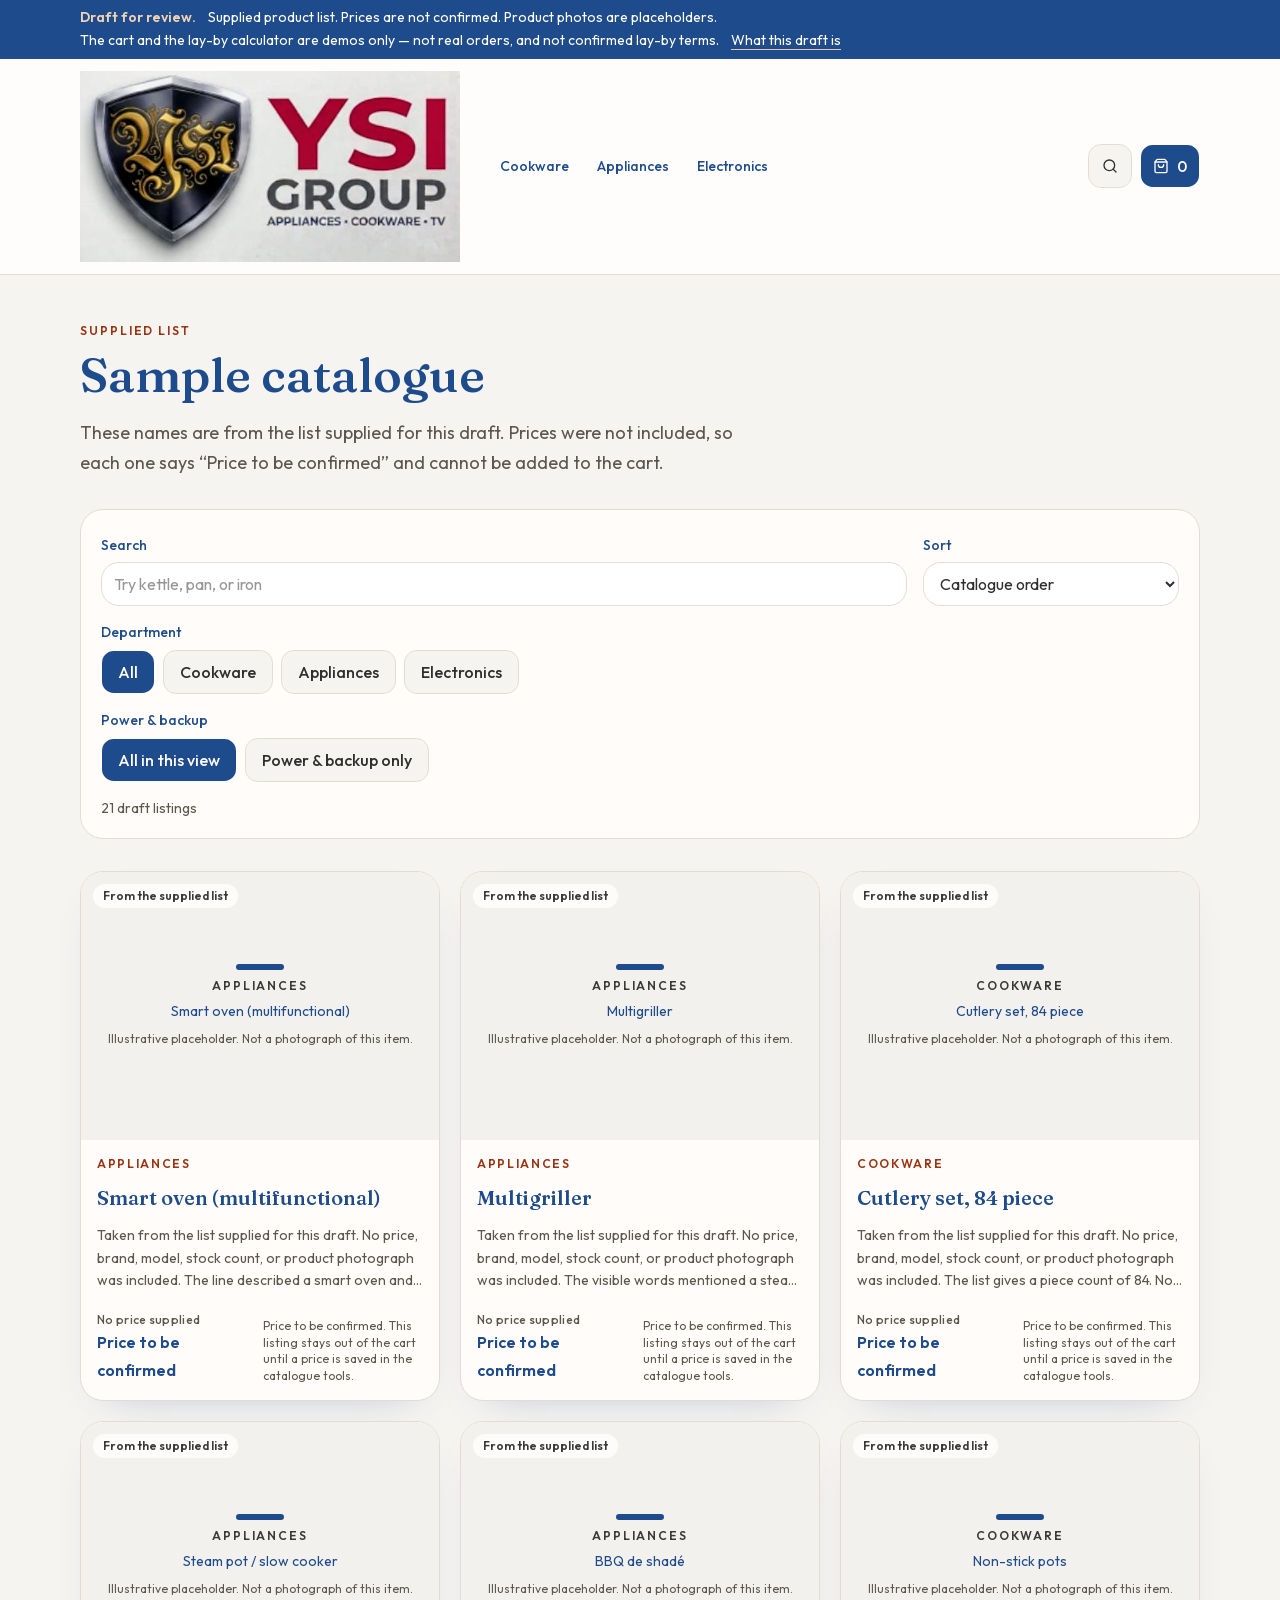
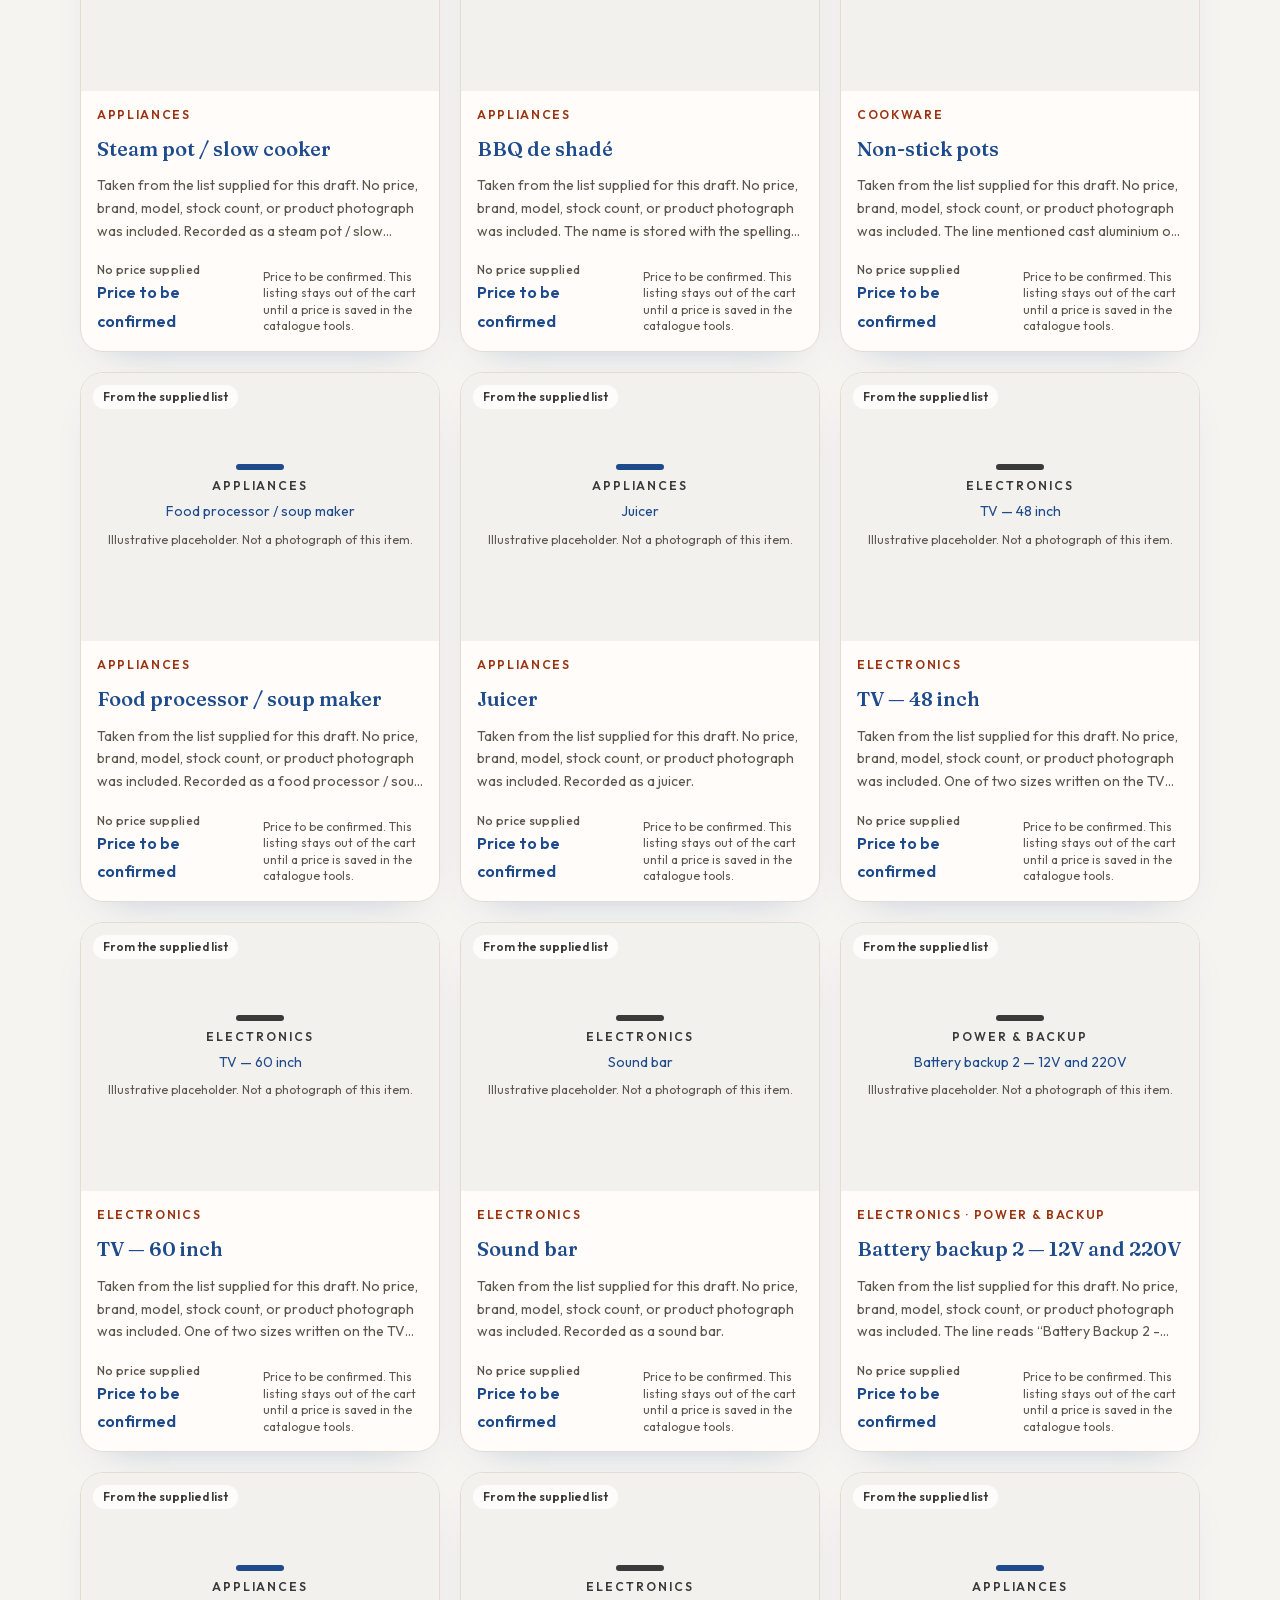
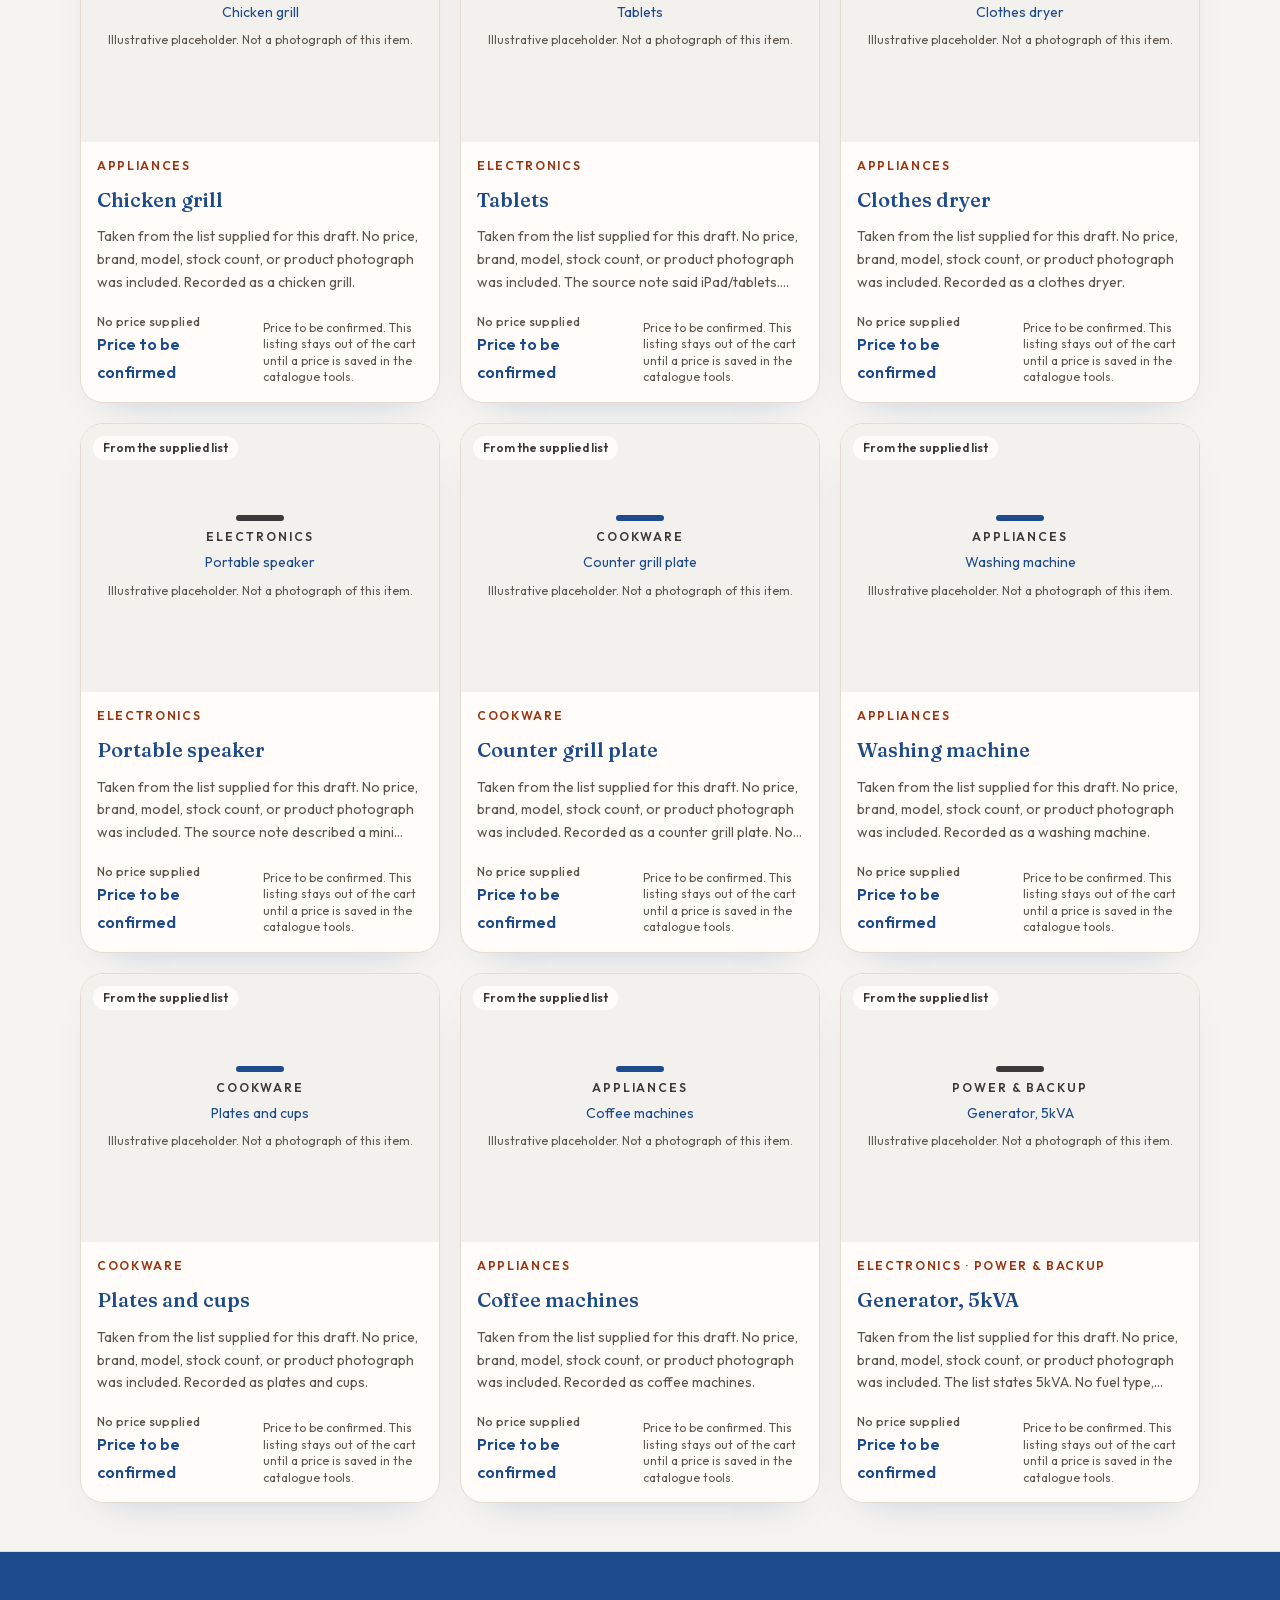
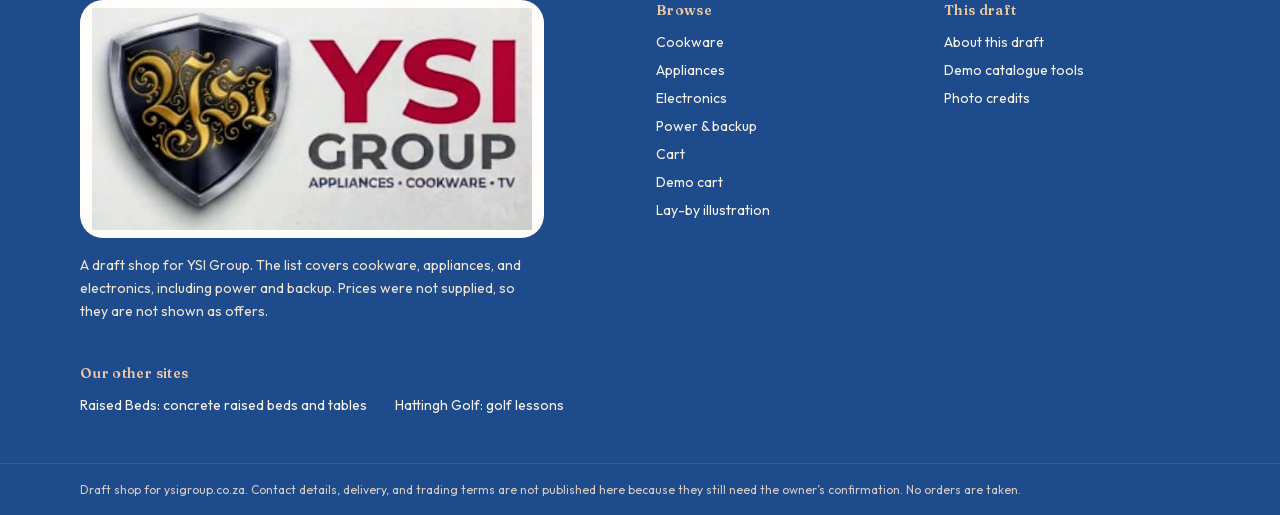
<file: shop/index.html>
<!DOCTYPE html><html lang="en" class="_4LtYgq_variable _5PBLiG_variable h-full antialiased"><head><meta charSet="utf-8"/><meta name="viewport" content="width=device-width, initial-scale=1"/><link rel="preload" href="/_next/static/media/c0680f1bdb3a2e90-s.p.1gsd1jahc5dg_.woff2" as="font" crossorigin="" type="font/woff2"/><link rel="preload" href="/_next/static/media/edb99fec956915f8-s.p.32sris142tqlb.woff2" as="font" crossorigin="" type="font/woff2"/><link rel="preload" href="/images/ysi-logo.png" as="image"/><link rel="stylesheet" href="/_next/static/chunks/0e1dg0rxic3gm.css" data-precedence="next"/><link rel="preload" as="script" fetchPriority="low" href="/_next/static/chunks/3y705tc4v-41-.js"/><script src="/_next/static/chunks/2rv5jvl35qh22.js" async=""></script><script src="/_next/static/chunks/23e6jep2anmtk.js" async=""></script><script src="/_next/static/chunks/0zrcyuvl1kbvc.js" async=""></script><script src="/_next/static/chunks/turbopack-2u1d16houkiyo.js" async=""></script><script src="/_next/static/chunks/2srxvl7szm2lq.js" async=""></script><script src="/_next/static/chunks/3yb5p16ab48hy.js" async=""></script><script src="/_next/static/chunks/0mpraay5e1eo8.js" async=""></script><script src="/_next/static/chunks/2oakj0gcyv1wy.js" async=""></script><script src="/_next/static/chunks/2dv8icnbnfwq-.js" async=""></script><title>Sample catalogue — YSI Group draft</title><meta name="description" content="Draft shop for YSI Group. The supplied list has no confirmed prices. Photos are placeholders. The cart and lay-by calculator are demos only."/><meta name="robots" content="noindex, nofollow"/><link rel="icon" href="/favicon.ico?favicon.1kpxscde28p2x.ico" sizes="48x48" type="image/x-icon"/><meta name="next-size-adjust" content=""/><script src="/_next/static/chunks/0cz1d0mv5g_q7.js" noModule=""></script></head><body class="flex min-h-full flex-col bg-background text-foreground"><div hidden=""><!--$--><!--/$--></div><a href="#content" class="skip-link">Skip to content</a><div class="bg-navy text-[#fffdfb]"><p class="mx-auto flex max-w-6xl flex-wrap items-center gap-x-3 gap-y-1 px-4 py-2 text-sm leading-snug"><span class="font-semibold text-[#f0d2b4]">Draft for review.</span><span>Supplied product list. Prices are not confirmed. Product photos are placeholders.</span><span>The cart and the lay-by calculator are demos only — not real orders, and not confirmed lay-by terms.</span><a class="underline decoration-[#e7c7a4] underline-offset-4" href="/draft/">What this draft is</a></p></div><header class="sticky top-0 z-40 border-b border-border bg-[#fffdfb]/95 backdrop-blur"><div class="mx-auto flex max-w-6xl flex-wrap items-center gap-x-3 gap-y-2 px-4 py-3"><button data-slot="sheet-trigger" data-variant="outline" data-size="icon" class="group/button inline-flex shrink-0 items-center justify-center rounded-lg border bg-clip-padding text-sm font-medium whitespace-nowrap transition-all outline-none select-none focus-visible:border-ring focus-visible:ring-3 focus-visible:ring-ring/50 active:not-aria-[haspopup]:translate-y-px disabled:pointer-events-none disabled:opacity-50 aria-invalid:border-destructive aria-invalid:ring-3 aria-invalid:ring-destructive/20 dark:aria-invalid:border-destructive/50 dark:aria-invalid:ring-destructive/40 [&amp;_svg]:pointer-events-none [&amp;_svg]:shrink-0 [&amp;_svg:not([class*=&#x27;size-&#x27;])]:size-4 border-border bg-background hover:bg-muted hover:text-foreground aria-expanded:bg-muted aria-expanded:text-foreground dark:border-input dark:bg-input/30 dark:hover:bg-input/50 size-11 md:hidden" aria-label="Open menu" type="button" aria-haspopup="dialog" aria-expanded="false" data-state="closed"><svg xmlns="http://www.w3.org/2000/svg" width="24" height="24" viewBox="0 0 24 24" fill="none" stroke="currentColor" stroke-width="2" stroke-linecap="round" stroke-linejoin="round" class="lucide lucide-menu" aria-hidden="true"><path d="M4 5h16"></path><path d="M4 12h16"></path><path d="M4 19h16"></path></svg></button><a class="order-last w-full rounded-md focus-visible:outline-2 focus-visible:outline-offset-4 focus-visible:outline-copper md:order-none md:w-auto" href="/"><img src="/images/ysi-logo.png" alt="YSI Group. Appliances, cookware, TV." width="571" height="288" class="h-auto w-full max-w-[440px] object-contain object-left md:w-[380px]"/></a><nav class="ml-4 hidden items-center gap-1 md:flex" aria-label="Primary"><a class="rounded-full px-3 py-2 text-sm font-medium text-navy hover:bg-secondary" href="/cookware/">Cookware</a><a class="rounded-full px-3 py-2 text-sm font-medium text-navy hover:bg-secondary" href="/appliances/">Appliances</a><a class="rounded-full px-3 py-2 text-sm font-medium text-navy hover:bg-secondary" href="/electronics/">Electronics</a></nav><div class="ml-auto flex items-center gap-2"><a aria-label="Search the supplied list" data-slot="button" data-variant="outline" data-size="icon" class="group/button shrink-0 items-center justify-center rounded-lg border bg-clip-padding text-sm font-medium whitespace-nowrap transition-all outline-none select-none focus-visible:border-ring focus-visible:ring-3 focus-visible:ring-ring/50 active:not-aria-[haspopup]:translate-y-px disabled:pointer-events-none disabled:opacity-50 aria-invalid:border-destructive aria-invalid:ring-3 aria-invalid:ring-destructive/20 dark:aria-invalid:border-destructive/50 dark:aria-invalid:ring-destructive/40 [&amp;_svg]:pointer-events-none [&amp;_svg]:shrink-0 [&amp;_svg:not([class*=&#x27;size-&#x27;])]:size-4 border-border bg-background hover:bg-muted hover:text-foreground aria-expanded:bg-muted aria-expanded:text-foreground dark:border-input dark:bg-input/30 dark:hover:bg-input/50 size-11 hidden sm:inline-flex" href="/shop/#catalogue-search"><svg xmlns="http://www.w3.org/2000/svg" width="24" height="24" viewBox="0 0 24 24" fill="none" stroke="currentColor" stroke-width="2" stroke-linecap="round" stroke-linejoin="round" class="lucide lucide-search" aria-hidden="true"><path d="m21 21-4.34-4.34"></path><circle cx="11" cy="11" r="8"></circle></svg></a><button data-slot="button" data-variant="default" data-size="default" class="group/button inline-flex shrink-0 items-center justify-center rounded-lg border border-transparent bg-clip-padding font-medium whitespace-nowrap transition-all outline-none select-none focus-visible:border-ring focus-visible:ring-3 focus-visible:ring-ring/50 active:not-aria-[haspopup]:translate-y-px disabled:pointer-events-none disabled:opacity-50 aria-invalid:border-destructive aria-invalid:ring-3 aria-invalid:ring-destructive/20 dark:aria-invalid:border-destructive/50 dark:aria-invalid:ring-destructive/40 [&amp;_svg]:pointer-events-none [&amp;_svg]:shrink-0 [&amp;_svg:not([class*=&#x27;size-&#x27;])]:size-4 bg-primary text-primary-foreground hover:bg-primary/80 h-11 text-base has-data-[icon=inline-end]:pr-3 has-data-[icon=inline-start]:pl-3 min-w-11 gap-2 px-3" aria-label="Open cart"><svg xmlns="http://www.w3.org/2000/svg" width="24" height="24" viewBox="0 0 24 24" fill="none" stroke="currentColor" stroke-width="2" stroke-linecap="round" stroke-linejoin="round" class="lucide lucide-shopping-bag" aria-hidden="true"><path d="M16 10a4 4 0 0 1-8 0"></path><path d="M3.103 6.034h17.794"></path><path d="M3.4 5.467a2 2 0 0 0-.4 1.2V20a2 2 0 0 0 2 2h14a2 2 0 0 0 2-2V6.667a2 2 0 0 0-.4-1.2l-2-2.667A2 2 0 0 0 17 2H7a2 2 0 0 0-1.6.8z"></path></svg><span class="tabular-nums"></span></button></div></div></header><main id="content" class="flex-1"><!--$!--><template data-dgst=""></template><div class="mx-auto max-w-6xl px-4 py-8" aria-busy="true" aria-live="polite"><p class="text-sm text-muted-foreground">Loading the draft catalogue…</p><div class="mt-6 grid gap-4 sm:grid-cols-2 lg:grid-cols-3"><div class="h-80 animate-pulse rounded-2xl bg-cream-deep"></div><div class="h-80 animate-pulse rounded-2xl bg-cream-deep"></div><div class="h-80 animate-pulse rounded-2xl bg-cream-deep"></div><div class="h-80 animate-pulse rounded-2xl bg-cream-deep"></div><div class="h-80 animate-pulse rounded-2xl bg-cream-deep"></div><div class="h-80 animate-pulse rounded-2xl bg-cream-deep"></div></div></div><!--/$--><!--$--><!--/$--></main><footer class="mt-auto border-t border-border bg-navy text-[#f7f3ec]"><div class="mx-auto max-w-6xl px-4 py-12"><div class="grid gap-8 sm:grid-cols-2 lg:grid-cols-4"><div class="sm:col-span-2"><div class="inline-flex rounded-2xl bg-[#fffdfb] px-3 py-2"><img src="/images/ysi-logo.png" alt="YSI Group. Appliances, cookware, TV." width="571" height="288" class="h-auto max-w-[440px] object-contain object-left w-[min(100%,440px)] md:w-[440px]"/></div><p class="mt-4 max-w-md text-sm leading-relaxed text-[#efe4d4]">A draft shop for YSI Group. The list covers cookware, appliances, and electronics, including power and backup. Prices were not supplied, so they are not shown as offers.</p></div><div><h2 class="text-sm font-semibold tracking-wide text-[#e7c7a4]">Browse</h2><ul class="mt-3 space-y-2 text-sm"><li><a class="underline-offset-4 hover:underline" href="/cookware/">Cookware</a></li><li><a class="underline-offset-4 hover:underline" href="/appliances/">Appliances</a></li><li><a class="underline-offset-4 hover:underline" href="/electronics/">Electronics</a></li><li><a class="underline-offset-4 hover:underline" href="/electronics/?group=power-backup">Power &amp; backup</a></li><li><a class="underline-offset-4 hover:underline" href="/cart/">Cart</a></li><li><a class="underline-offset-4 hover:underline" href="/demo/">Demo cart</a></li><li><a class="underline-offset-4 hover:underline" href="/lay-by/">Lay-by illustration</a></li></ul></div><div><h2 class="text-sm font-semibold tracking-wide text-[#e7c7a4]">This draft</h2><ul class="mt-3 space-y-2 text-sm"><li><a class="underline-offset-4 hover:underline" href="/draft/">About this draft</a></li><li><a class="underline-offset-4 hover:underline" href="/admin/">Demo catalogue tools</a></li><li><a class="underline-offset-4 hover:underline" href="/draft/#credits">Photo credits</a></li></ul></div></div><nav class="mt-10" aria-label="Our other sites"><h2 class="text-sm font-semibold tracking-wide text-[#e7c7a4]">Our other sites</h2><ul class="mt-3 flex flex-wrap gap-x-7 gap-y-2 text-sm"><li><a class="underline-offset-4 hover:underline" href="https://www.raisedbeds.co.za">Raised Beds: concrete raised beds and tables</a></li><li><a class="underline-offset-4 hover:underline" href="https://www.hattinghgolf.com">Hattingh Golf: golf lessons</a></li></ul></nav></div><div class="border-t border-white/10"><p class="mx-auto max-w-6xl px-4 py-4 text-xs leading-relaxed text-[#d9cbbd]">Draft shop for ysigroup.co.za. Contact details, delivery, and trading terms are not published here because they still need the owner’s confirmation. No orders are taken.</p></div></footer><script id="_R_">(globalThis["TURBOPACK"] || (globalThis["TURBOPACK"] = [])).push({"otherChunks":["static/chunks/3y705tc4v-41-.js","static/chunks/2rv5jvl35qh22.js","static/chunks/23e6jep2anmtk.js","static/chunks/0zrcyuvl1kbvc.js"],"runtimeModuleIds":[94553]});</script><script src="/_next/static/chunks/3y705tc4v-41-.js" async=""></script><script>(self.__next_f=self.__next_f||[]).push([0])</script><script>self.__next_f.push([1,"1:\"$Sreact.fragment\"\n2:\"/_next/static/chunks/2srxvl7szm2lq.js\"\n3:\"/_next/static/chunks/3yb5p16ab48hy.js\"\n4:\"/_next/static/chunks/0mpraay5e1eo8.js\"\n5:I[28739,[\"$2\",\"$3\",\"$4\"],\"Providers\"]\n6:I[22016,[\"$2\",\"$3\",\"$4\"],\"\"]\n7:I[48303,[\"$2\",\"$3\",\"$4\"],\"SiteHeader\"]\n8:I[39756,[\"$2\",\"$3\",\"$4\"],\"default\"]\n9:\"/_next/static/chunks/2oakj0gcyv1wy.js\"\na:I[8821,[\"$2\",\"$3\",\"$4\",\"$9\"],\"default\"]\nb:I[37457,[\"$2\",\"$3\",\"$4\"],\"default\"]\n16:I[68027,[\"$2\",\"$3\",\"$4\"],\"default\",1]\n:HL[\"/_next/static/chunks/0e1dg0rxic3gm.css\",\"style\"]\n:HL[\"/_next/static/media/c0680f1bdb3a2e90-s.p.1gsd1jahc5dg_.woff2\",\"font\",{\"crossOrigin\":\"\",\"type\":\"font/woff2\"}]\n:HL[\"/_next/static/media/edb99fec956915f8-s.p.32sris142tqlb.woff2\",\"font\",{\"crossOrigin\":\"\",\"type\":\"font/woff2\"}]\n:HL[\"/images/ysi-logo.png\",\"image\"]\n12:X\n13:[[\"children\",{\"s\":\"__PAGE__\",\"h\":512,\"d\":{\"r\":\"$L14\",\"p\":false,\"v\":null}}]]\n10:[[\"children\",{\"s\":\"shop\",\"h\":512,\"d\":{\"r\":\"$L11\",\"p\":false,\"v\":\"$12\"},\"c\":\"$Q13\"}]]\n0:{\"P\":null,\"c\":[\"\",\"shop\",\"\"],\"q\":\"\",\"i\":false,\"t\":{\"t\":{\"s\":\"\",\"h\":528,\"d\":{\"r\":[\"$\",\"$1\",\"c\",{\"children\":[[[\"$\",\"link\",\"0\",{\"rel\":\"stylesheet\",\"href\":\"/_next/static/chunks/0e1dg0rxic3gm.css\",\"precedence\":\"next\",\"crossOrigin\":\"$undefined\",\"nonce\":\"$undefined\"}],[\"$\",\"script\",\"script-0\",{\"src\":\"/_next/static/chunks/2srxvl7szm2lq.js\",\"async\":true,\"nonce\":\"$undefined\"}],[\"$\",\"script\",\"script-1\",{\"src\":\"/_next/static/chunks/3yb5p16ab48hy.js\",\"async\":true,\"nonce\":\"$undefined\"}],[\"$\",\"script\",\"script-2\",{\"src\":\"/_next/static/chunks/0mpraay5e1eo8.js\",\"async\":true,\"nonce\":\"$undefined\"}]],[\"$\",\"html\",null,{\"lang\":\"en\",\"className\":\"_4LtYgq_variable _5PBLiG_variable h-full antialiased\",\"children\":[\"$\",\"body\",null,{\"className\":\"flex min-h-full flex-col bg-background text-foreground\",\"children\":[[\"$\",\"a\",null,{\"href\":\"#content\",\"className\":\"skip-link\",\"children\":\"Skip to content\"}],[\"$\",\"$L5\",null,{\"children\":[[\"$\",\"div\",null,{\"className\":\"bg-navy text-[#fffdfb]\",\"children\":[\"$\",\"p\",null,{\"className\":\"mx-auto flex max-w-6xl flex-wrap items-center gap-x-3 gap-y-1 px-4 py-2 text-sm leading-snug\",\"children\":[[\"$\",\"span\",null,{\"className\":\"font-semibold text-[#f0d2b4]\",\"children\":\"Draft for review.\"}],[\"$\",\"span\",null,{\"children\":\"Supplied product list. Prices are not confirmed. Product photos are placeholders.\"}],[\"$\",\"span\",null,{\"children\":\"The cart and the lay-by calculator are demos only — not real orders, and not confirmed lay-by terms.\"}],[\"$\",\"$L6\",null,{\"href\":\"/draft\",\"className\":\"underline decoration-[#e7c7a4] underline-offset-4\",\"children\":\"What this draft is\"}]]}]}],[\"$\",\"$L7\",null,{}],[\"$\",\"main\",null,{\"id\":\"content\",\"className\":\"flex-1\",\"children\":[\"$\",\"$L8\",null,{\"parallelRouterKey\":\"children\",\"error\":\"$a\",\"errorStyles\":[],\"errorScripts\":[[\"$\",\"script\",\"script-0\",{\"src\":\"/_next/static/chunks/2oakj0gcyv1wy.js\",\"async\":true,\"nonce\":\"$undefined\"}]],\"template\":[\"$\",\"$Lb\",null,{}],\"templateStyles\":\"$undefined\",\"templateScripts\":\"$undefined\",\"notFound\":[[\"$\",\"div\",null,{\"className\":\"mx-auto max-w-xl px-4 py-20 text-center\",\"children\":[[\"$\",\"h1\",null,{\"className\":\"font-heading text-4xl text-navy\",\"children\":\"That page is not in the draft\"}],[\"$\",\"p\",null,{\"className\":\"mt-3 text-muted-foreground\",\"children\":\"The address does not match a page in this shop preview.\"}],[\"$\",\"$L6\",null,{\"href\":\"/\",\"children\":\"Back to the draft home\",\"data-slot\":\"button\",\"data-variant\":\"default\",\"data-size\":\"default\",\"className\":\"group/button inline-flex shrink-0 items-center justify-center rounded-lg border border-transparent bg-clip-padding font-medium whitespace-nowrap transition-all outline-none select-none focus-visible:border-ring focus-visible:ring-3 focus-visible:ring-ring/50 active:not-aria-[haspopup]:translate-y-px disabled:pointer-events-none disabled:opacity-50 aria-invalid:border-destructive aria-invalid:ring-3 aria-invalid:ring-destructive/20 dark:aria-invalid:border-destructive/50 dark:aria-invalid:ring-destructive/40 [\u0026_svg]:pointer-events-none [\u0026_svg]:shrink-0 [\u0026_svg:not([class*='size-'])]:size-4 bg-primary text-primary-foreground hover:bg-primary/80 h-11 gap-2 px-4 text-base has-data-[icon=inline-end]:pr-3 has-data-[icon=inline-start]:pl-3 mt-6\",\"ref\":null}]]}],[]],\"forbidden\":\"$undefined\",\"unauthorized\":\"$undefined\"}]}],[\"$\",\"footer\",null,{\"className\":\"mt-auto border-t border-border bg-navy text-[#f7f3ec]\",\"children\":[[\"$\",\"div\",null,{\"className\":\"mx-auto max-w-6xl px-4 py-12\",\"children\":[[\"$\",\"div\",null,{\"className\":\"grid gap-8 sm:grid-cols-2 lg:grid-cols-4\",\"children\":[[\"$\",\"div\",null,{\"className\":\"sm:col-span-2\",\"children\":[[\"$\",\"div\",null,{\"className\":\"inline-flex rounded-2xl bg-[#fffdfb] px-3 py-2\",\"children\":[\"$\",\"img\",null,{\"src\":\"/images/ysi-logo.png\",\"alt\":\"YSI Group. Appliances, cookware, TV.\",\"width\":571,\"height\":288,\"className\":\"h-auto max-w-[440px] object-contain object-left w-[min(100%,440px)] md:w-[440px]\"}]}],[\"$\",\"p\",null,{\"className\":\"mt-4 max-w-md text-sm leading-relaxed text-[#efe4d4]\",\"children\":\"A draft shop for YSI Group. The list covers cookware, appliances, and electronics, including power and backup. Prices were not supplied, so they are not shown as offers.\"}]]}],[\"$\",\"div\",null,{\"children\":[[\"$\",\"h2\",null,{\"className\":\"text-sm font-semibold tracking-wide text-[#e7c7a4]\",\"children\":\"Browse\"}],\"$Lc\"]}],\"$Ld\"]}],\"$Le\"]}],\"$Lf\"]}]]}]]}]}]]}],\"p\":false,\"v\":null},\"c\":\"$Q10\"},\"h\":{\"r\":\"$L15\",\"p\":false,\"v\":null}},\"m\":\"$undefined\",\"G\":[\"$16\",[\"$L17\"]],\"S\":true,\"r\":\"$undefined\",\"s\":\"$undefined\",\"a\":\"$undefined\",\"l\":\"$undefined\",\"p\":\"$undefined\",\"d\":\"$undefined\",\"b\":\"EhTMR-h0ozaPAtE5s_P6b\"}\n18:\"$Sreact.suspense\"\n19:\"/_next/static/chunks/2dv8icnbnfwq-.js\"\n1a:I[5807,[\"$2\",\"$3\",\"$4\",\"$19\"],\"CatalogBrowser\"]\n1b:I[97367,[\"$2\",\"$3\",\"$4\"],\"OutletBoundary\"]\n1d:\"ViewportBoundary\"\n1e:I[97367,[\"$2\",\"$3\",\"$4\"],\"$1d\"]\n20:\"MetadataBoundary\"\n21:I[97367,[\"$2\",\"$3\",\"$4\"],\"$20\"]\nc:[\"$\",\"ul\",null,{\"className\":\"mt-3 space-y-2 text-sm\",\"children\":[[\"$\",\"li\",null,{\"children\":[\"$\",\"$L6\",null,{\"className\":\"underline-offset-4 hover:underline\",\"href\":\"/cookware\",\"children\":\"Cookware\"}]}],[\"$\",\"li\",null,{\"children\":[\"$\",\"$L6\",null,{\"className\":\"underline-offset-4 hover:underline\",\"href\":\"/appliances\",\"children\":\"Appliances\"}]}],[\"$\",\"li\",null,{\"children\":[\"$\",\"$L6\",null,{\"className\":\"underline-offset-4 hover:underline\",\"href\":\"/electronics\",\"children\":\"Electronics\"}]}],[\"$\",\"li\",null,{\"children\":[\"$\",\"$L6\",null,{\"className\":\"underline-offset-4 hover:underline\",\"href\":\"/electronics?group=power-backup\",\"children\":\"Power \u0026 backup\"}]}],[\"$\",\"li\",null,{\"children\":[\"$\",\"$L6\",null,{\"className\":\"underline-offset-4 hover:underline\",\"href\":\"/cart\",\"children\":\"Cart\"}]}],[\"$\",\"li\",null,{\"children\":[\"$\",\"$L6\",null,{\"className\":\"underline-offset-4 hover:underline\",\"href\":\"/demo\",\"children\":\"Demo cart\"}]}],[\"$\",\"li\",null,{\"children\":[\"$\",\"$L6\",null,{\"className\":\"underline-offset-4 hover:underline\",\"href\":\"/lay-by\",\"children\":\"Lay-by illustration\"}]}]]}]\nd:[\"$\",\"div\",null,{\"children\":[[\"$\",\"h2\",null,{\"className\":\"text-sm font-semibold tracking-wide text-[#e7c7a4]\",\"children\":\"This draft\"}],[\"$\",\"ul\",null,{\"className\":\"mt-3 space-y-2 text-sm\",\"children\":[[\"$\",\"li\",null,{\"children\":[\"$\",\"$L6\",null,{\"className\":\"underline-offset-4 hover:underline\",\"href\":\"/draft\",\"children\":\"About this draft\"}]}],[\"$\",\"li\",null,{\"children\":[\"$\",\"$L6\",null,{\"className\":\"underline-offset-4 hover:underline\",\"href\":\"/admin\",\"children\":\"Demo catalogue tools\"}]}],[\"$\",\"li\",null,{\"children\":[\"$\",\"$L6\",null,{\"className\":\"underline-offset-4 hover:underline\",\"href\":\"/draft#credits\",\"children\":\"Photo credits\"}]}]]}]]}]\ne:[\"$\",\"nav\",null,{\"className\":\"mt-10\",\"aria-label\":\"Our other sites\",\"children\":[[\"$\",\"h2\",null,{\"className\":\"text-sm font-semibold tracking-wide text-[#e7c7a4]\",\"children\":\"Our other sites\"}],[\"$\",\"ul\",null,{\"className\":\"mt-3 flex flex-wrap gap-x-7 gap-y-2 text-sm\",\"children\":[[\"$\",\"li\",null,{\"children\":[\"$\",\"a\",null,{\"className\":\"underline-offset-4 hover:underline\",\"href\":\"https://www.raisedbeds.co.za\",\"children\":\"Raised Beds: concrete raised beds and tables\"}]}],[\"$\",\"li\",null,{\"children\":[\"$\",\"a\",null,{\"className\":\"underline-offset-4 hover:underline\",\"href\":\"https://www.hattinghgolf.com\",\"children\":\"Hattingh Golf: golf lessons\"}]}]]}]]}]\nf:[\"$\",\"div\",null,{\"className\":\"border-t border-white/10\",\"children\":[\"$\",\"p\",null,{\"className\":\"mx-auto max-w-6xl px-4 py-4 text-xs leading-relaxed text-[#d9cbbd]\",\"children\":\"Draft shop for ysigroup.co.za. Contact details, delivery, and trading terms are not published here because they still need the owner’s confirmation. No orders are taken.\"}]}]\n11:[\"$\",\"$1\",\"c\",{\"children\":[null,[\"$\",\"$L8\",null,{\"parallelRouterKey\":\"children\",\"error\":\"$undefined\",\"errorStyles\":\"$undefined\",\"errorScripts\":\"$undefined\",\"template\":[\"$\",\"$Lb\",null,{}],\"templateStyles\":\"$undefined\",\"templateScripts\":\"$undefined\",\"notFound\":\"$undefined\",\"forbidden\":\"$undefined\",\"unauthorized\":\"$undefined\"}]]}]\n14:[\"$\",\"$1\",\"c\",{\"children\":[[\"$\",\"$18\",null,{\"fallback\":[\"$\",\"div\",null,{\"className\":\"mx-auto max-w-6xl px-4 py-8\",\"aria-busy\":\"true\",\"aria-live\":\"polite\",\"children\":[[\"$\",\"p\",null,{\"className\":\"text-sm text-muted-foreground\",\"children\":\"Loading the draft catalogue…\"}],[\"$\",\"div\",null,{\"className\":\"mt-6 grid gap-4 sm:grid-cols-2 lg:grid-cols-3\",\"children\":[[\"$\",\"div\",\"0\",{\"className\":\"h-80 animate-pulse rounded-2xl bg-cream-deep\"}],[\"$\",\"div\",\"1\",{\"className\":\"h-80 animate-pulse rounded-2xl bg-cream-deep\"}],[\"$\",\"div\",\"2\",{\"className\":\"h-80 animate-pulse rounded-2xl bg-cream-deep\"}],[\"$\",\"div\",\"3\",{\"className\":\"h-80 animate-pulse rounded-2xl bg-cream-deep\"}],[\"$\",\"div\",\"4\",{\"className\":\"h-80 animate-pulse rounded-2xl bg-cream-deep\"}],[\"$\",\"div\",\"5\",{\"className\":\"h-80 animate-pulse rounded-2xl bg-cream-deep\"}]]}]]}],\"children\":[\"$\",\"$L1a\",null,{\"title\":\"Sample catalogue\",\"intro\":\"These names are from the list supplied for this draft. Prices were not included, so each one says “Price to be confirmed” and cannot be added to the cart.\"}]}],[[\"$\",\"script\",\"script-0\",{\"src\":\"/_next/static/chunks/2dv8icnbnfwq-.js\",\"async\":true,\"nonce\":\"$undefined\"}]],[\"$\",\"$L1b\",null,{\"children\":[\"$\",\"$18\",null,{\"name\":\"Next.MetadataOutlet\",\"children\":\"$@1c\"}]}]]}]\n15:[\"$\",\"$1\",\"h\",{\"children\":[null,[\"$\",\"$L1e\",null,{\"children\":\"$L1f\"}],[\"$\",\"$L21\",null,{\"children\":[[\"$\",\"div\",null,{\"hidden\":true,\"children\":[\"$\",\"$18\",null,{\"name\":\"Next.Metadata\",\"children\":\"$L22\"}]}],null]}],[\"$\",\"meta\",null,{\"name\":\"next-size-adjust\",\"content\":\"\"}]]}]\n17:[\"$\",\"link\",\"0\",{\"rel\":\"stylesheet\",\"href\":\"/_next/static/chunks/0e1dg0rxic3gm.css\",\"precedence\":\"next\",\"crossOrigin\":\"$undefined\",\"nonce\":\"$undefined\"}]\n12:C\n1f:[[\"$\",\"meta\",\"0\",{\"charSet\":\"utf-8\"}],[\"$\",\"meta\",\"1\",{\"name\":\"viewport\",\"content\":\"width=device-width, initial-scale=1\"}]]\n23:I[27201,[\"$2\",\"$3\",\"$4\"],\"IconMark\"]\n1c:null\n22:[[\"$\",\"title\",\"0\",{\"children\":\"Sample catalogue — YSI Group draft\"}],[\"$\",\"meta\",\"1\",{\"name\":\"description\",\"content\":\"Draft shop for YSI Group. The supplied list has no confirmed prices. Photos are placeholders. The cart and lay-by calculator are demos only.\"}],[\"$\",\"meta\",\"2\",{\"name\":\"robots\",\"content\":\"noindex, nofollow\"}],[\"$\",\"link\",\"3\",{\"rel\":\"icon\",\"href\":\"/favicon.ico?favicon.1kpxscde28p2x.ico\",\"sizes\":\"48x48\",\"type\":\"image/x-icon\"}],[\"$\",\"$L23\",\"4\",{}]]\n"])</script></body></html>
</file>
<file: _next/static/chunks/0e1dg0rxic3gm.css>
@font-face{font-family:Outfit;font-style:normal;font-weight:100 900;font-display:swap;src:url(../media/8bcddb47c8219945-s.1spbknb88wd48.woff2)format("woff2");unicode-range:U+100-2BA,U+2BD-2C5,U+2C7-2CC,U+2CE-2D7,U+2DD-2FF,U+304,U+308,U+329,U+1D00-1DBF,U+1E00-1E9F,U+1EF2-1EFF,U+2020,U+20A0-20AB,U+20AD-20C4,U+2113,U+2C60-2C7F,U+A720-A7FF}@font-face{font-family:Outfit;font-style:normal;font-weight:100 900;font-display:swap;src:url(../media/c0680f1bdb3a2e90-s.p.1gsd1jahc5dg_.woff2)format("woff2");unicode-range:U+??,U+131,U+152-153,U+2BB-2BC,U+2C6,U+2DA,U+2DC,U+304,U+308,U+329,U+2000-206F,U+20AC,U+2122,U+2191,U+2193,U+2212,U+2215,U+FEFF,U+FFFD}@font-face{font-family:Outfit Fallback;src:local(Arial);ascent-override:100.18%;descent-override:26.05%;line-gap-override:0.0%;size-adjust:99.82%}._4LtYgq_className{font-family:Outfit,Outfit Fallback;font-style:normal}._4LtYgq_variable{--font-outfit:"Outfit", "Outfit Fallback"}
@font-face{font-family:Fraunces;font-style:normal;font-weight:100 900;font-display:swap;src:url(../media/b8ccc630e9b93600-s.2qo5md4hn_gum.woff2)format("woff2");unicode-range:U+102-103,U+110-111,U+128-129,U+168-169,U+1A0-1A1,U+1AF-1B0,U+300-301,U+303-304,U+308-309,U+323,U+329,U+1EA0-1EF9,U+20AB}@font-face{font-family:Fraunces;font-style:normal;font-weight:100 900;font-display:swap;src:url(../media/1ab3e5abcf77747f-s.1d9rlgtqyj_-l.woff2)format("woff2");unicode-range:U+100-2BA,U+2BD-2C5,U+2C7-2CC,U+2CE-2D7,U+2DD-2FF,U+304,U+308,U+329,U+1D00-1DBF,U+1E00-1E9F,U+1EF2-1EFF,U+2020,U+20A0-20AB,U+20AD-20C4,U+2113,U+2C60-2C7F,U+A720-A7FF}@font-face{font-family:Fraunces;font-style:normal;font-weight:100 900;font-display:swap;src:url(../media/edb99fec956915f8-s.p.32sris142tqlb.woff2)format("woff2");unicode-range:U+??,U+131,U+152-153,U+2BB-2BC,U+2C6,U+2DA,U+2DC,U+304,U+308,U+329,U+2000-206F,U+20AC,U+2122,U+2191,U+2193,U+2212,U+2215,U+FEFF,U+FFFD}@font-face{font-family:Fraunces Fallback;src:local(Times New Roman);ascent-override:84.71%;descent-override:22.09%;line-gap-override:0.0%;size-adjust:115.45%}._5PBLiG_className{font-family:Fraunces,Fraunces Fallback;font-style:normal}._5PBLiG_variable{--font-fraunces:"Fraunces", "Fraunces Fallback"}
@layer properties{@supports (((-webkit-hyphens:none)) and (not (margin-trim:block))) or ((-moz-orient:inline) and (not (color:rgb(from red r g b)))){:root,:host{--shimmer-angle:20deg}*,:before,:after,::backdrop{--tw-translate-x:0;--tw-translate-y:0;--tw-translate-z:0;--tw-space-y-reverse:0;--tw-border-style:solid;--tw-gradient-position:initial;--tw-gradient-from:#0000;--tw-gradient-via:#0000;--tw-gradient-to:#0000;--tw-gradient-stops:initial;--tw-gradient-via-stops:initial;--tw-gradient-from-position:0%;--tw-gradient-via-position:50%;--tw-gradient-to-position:100%;--tw-leading:initial;--tw-font-weight:initial;--tw-tracking:initial;--tw-ordinal:initial;--tw-slashed-zero:initial;--tw-numeric-figure:initial;--tw-numeric-spacing:initial;--tw-numeric-fraction:initial;--tw-shadow:0 0 #0000;--tw-shadow-color:initial;--tw-shadow-alpha:100%;--tw-inset-shadow:0 0 #0000;--tw-inset-shadow-color:initial;--tw-inset-shadow-alpha:100%;--tw-ring-color:initial;--tw-ring-shadow:0 0 #0000;--tw-inset-ring-color:initial;--tw-inset-ring-shadow:0 0 #0000;--tw-ring-inset:initial;--tw-ring-offset-width:0px;--tw-ring-offset-color:#fff;--tw-ring-offset-shadow:0 0 #0000;--tw-outline-style:solid;--tw-blur:initial;--tw-brightness:initial;--tw-contrast:initial;--tw-grayscale:initial;--tw-hue-rotate:initial;--tw-invert:initial;--tw-opacity:initial;--tw-saturate:initial;--tw-sepia:initial;--tw-drop-shadow:initial;--tw-drop-shadow-color:initial;--tw-drop-shadow-alpha:100%;--tw-drop-shadow-size:initial;--tw-backdrop-blur:initial;--tw-backdrop-brightness:initial;--tw-backdrop-contrast:initial;--tw-backdrop-grayscale:initial;--tw-backdrop-hue-rotate:initial;--tw-backdrop-invert:initial;--tw-backdrop-opacity:initial;--tw-backdrop-saturate:initial;--tw-backdrop-sepia:initial;--tw-duration:initial;--tw-ease:initial;--tw-animation-delay:0s;--tw-animation-direction:normal;--tw-animation-duration:initial;--tw-animation-fill-mode:none;--tw-animation-iteration-count:1;--tw-enter-blur:0;--tw-enter-opacity:1;--tw-enter-rotate:0;--tw-enter-scale:1;--tw-enter-translate-x:0;--tw-enter-translate-y:0;--tw-exit-blur:0;--tw-exit-opacity:1;--tw-exit-rotate:0;--tw-exit-scale:1;--tw-exit-translate-x:0;--tw-exit-translate-y:0;--scroll-fade-t:0px;--scroll-fade-b:0px;--scroll-fade-s:0px;--scroll-fade-e:0px;--scroll-fade-mask:initial;--shimmer-image:initial;--shimmer-text-fill:initial}}}@layer theme{:root,:host{--color-black:#000;--color-white:#fff;--spacing:.25rem;--container-sm:24rem;--container-md:28rem;--container-xl:36rem;--container-2xl:42rem;--container-3xl:48rem;--container-6xl:72rem;--text-xs:.75rem;--text-xs--line-height:calc(1 / .75);--text-sm:.875rem;--text-sm--line-height:calc(1.25 / .875);--text-base:1rem;--text-base--line-height:calc(1.5 / 1);--text-lg:1.125rem;--text-lg--line-height:calc(1.75 / 1.125);--text-xl:1.25rem;--text-xl--line-height:calc(1.75 / 1.25);--text-2xl:1.5rem;--text-2xl--line-height:calc(2 / 1.5);--text-3xl:1.875rem;--text-3xl--line-height:calc(2.25 / 1.875);--text-4xl:2.25rem;--text-4xl--line-height:calc(2.5 / 2.25);--text-5xl:3rem;--text-5xl--line-height:1;--text-6xl:3.75rem;--text-6xl--line-height:1;--font-weight-medium:500;--font-weight-semibold:600;--tracking-tight:-.025em;--tracking-wide:.025em;--leading-tight:1.25;--leading-snug:1.375;--leading-relaxed:1.625;--radius-md:calc(var(--radius) * .8);--ease-in-out:cubic-bezier(.4, 0, .2, 1);--animate-spin:spin 1s linear infinite;--animate-pulse:pulse 2s cubic-bezier(.4, 0, .6, 1) infinite;--blur-xs:4px;--default-transition-duration:.15s;--default-transition-timing-function:cubic-bezier(.4, 0, .2, 1);--default-font-family:var(--font-outfit), "Segoe UI", sans-serif;--default-mono-font-family:var(--font-geist-mono)}}@layer base{*,:after,:before,::backdrop{box-sizing:border-box;border:0 solid;margin:0;padding:0}::file-selector-button{box-sizing:border-box;border:0 solid;margin:0;padding:0}html,:host{-webkit-text-size-adjust:100%;tab-size:4;line-height:1.5;font-family:var(--default-font-family,-apple-system, BlinkMacSystemFont, "Segoe UI", Roboto, "Helvetica Neue", "Noto Sans", Arial, sans-serif, "Apple Color Emoji", "Segoe UI Emoji", "Segoe UI Symbol", "Noto Color Emoji");font-feature-settings:var(--default-font-feature-settings,normal);font-variation-settings:var(--default-font-variation-settings,normal);-webkit-tap-highlight-color:transparent}hr{height:0;color:inherit;border-top-width:1px}abbr:where([title]){-webkit-text-decoration:underline dotted;text-decoration:underline dotted}h1,h2,h3,h4,h5,h6{font-size:inherit;font-weight:inherit}a{color:inherit;-webkit-text-decoration:inherit;-webkit-text-decoration:inherit;-webkit-text-decoration:inherit;-webkit-text-decoration:inherit;text-decoration:inherit}b,strong{font-weight:bolder}code,kbd,samp,pre{font-family:var(--default-mono-font-family,ui-monospace, SFMono-Regular, Menlo, Monaco, Consolas, "Liberation Mono", "Courier New", monospace);font-feature-settings:var(--default-mono-font-feature-settings,normal);font-variation-settings:var(--default-mono-font-variation-settings,normal);font-size:1em}small{font-size:80%}sub,sup{vertical-align:baseline;font-size:75%;line-height:0;position:relative}sub{bottom:-.25em}sup{top:-.5em}table{text-indent:0;border-color:inherit;border-collapse:collapse}:-moz-focusring:where(:not(iframe)){outline:auto}progress{vertical-align:baseline}summary{display:list-item}ol,ul,menu{list-style:none}img,svg,video,canvas,audio,iframe,embed,object{vertical-align:middle;display:block}img,video{max-width:100%;height:auto}button,input,select,optgroup,textarea{font:inherit;font-feature-settings:inherit;font-variation-settings:inherit;letter-spacing:inherit;color:inherit;opacity:1;background-color:#0000;border-radius:0}::file-selector-button{font:inherit;font-feature-settings:inherit;font-variation-settings:inherit;letter-spacing:inherit;color:inherit;opacity:1;background-color:#0000;border-radius:0}:where(select:is([multiple],[size])) optgroup{font-weight:bolder}:where(select:is([multiple],[size])) optgroup option{padding-inline-start:20px}::file-selector-button{margin-inline-end:4px}::placeholder{opacity:1}@supports (not ((-webkit-appearance:-apple-pay-button))) or (contain-intrinsic-size:1px){::placeholder{color:currentColor}@supports (color:color-mix(in lab, red, red)){::placeholder{color:color-mix(in oklab, currentcolor 50%, transparent)}}}textarea{resize:vertical}::-webkit-search-decoration{-webkit-appearance:none}::-webkit-date-and-time-value{min-height:1lh;text-align:inherit}::-webkit-datetime-edit{display:inline-flex}::-webkit-datetime-edit-fields-wrapper{padding:0}::-webkit-datetime-edit{padding-block:0}::-webkit-datetime-edit-year-field{padding-block:0}::-webkit-datetime-edit-month-field{padding-block:0}::-webkit-datetime-edit-day-field{padding-block:0}::-webkit-datetime-edit-hour-field{padding-block:0}::-webkit-datetime-edit-minute-field{padding-block:0}::-webkit-datetime-edit-second-field{padding-block:0}::-webkit-datetime-edit-millisecond-field{padding-block:0}::-webkit-datetime-edit-meridiem-field{padding-block:0}::-webkit-calendar-picker-indicator{line-height:1}:-moz-ui-invalid{box-shadow:none}button,input:where([type=button],[type=reset],[type=submit]){appearance:button}::file-selector-button{appearance:button}::-webkit-inner-spin-button{height:auto}::-webkit-outer-spin-button{height:auto}[hidden]:where(:not([hidden=until-found])){display:none!important}*{border-color:var(--border);outline-color:var(--ring)}@supports (color:color-mix(in lab, red, red)){*{outline-color:color-mix(in oklab, var(--ring) 50%, transparent)}}body{background-color:var(--background);color:var(--foreground);font-size:1.0625rem;line-height:1.65}html{font-family:var(--font-outfit), "Segoe UI", sans-serif}h1,h2,h3{font-family:var(--font-fraunces), Georgia, serif;font-weight:560}}@layer components;@layer utilities{.pointer-events-none{pointer-events:none}.visible{visibility:visible}.sr-only{clip-path:inset(50%);white-space:nowrap;border-width:0;width:1px;height:1px;margin:-1px;padding:0;position:absolute;overflow:hidden}.absolute{position:absolute}.fixed{position:fixed}.relative{position:relative}.static{position:static}.sticky{position:sticky}.inset-0{inset:0}.top-0{top:0}.top-1\/2{top:50%}.top-2{top:calc(var(--spacing) * 2)}.top-3{top:calc(var(--spacing) * 3)}.right-2{right:calc(var(--spacing) * 2)}.right-3{right:calc(var(--spacing) * 3)}.left-1\/2{left:50%}.left-3{left:calc(var(--spacing) * 3)}.isolate{isolation:isolate}.z-10{z-index:10}.z-40{z-index:40}.z-50{z-index:50}.order-last{order:9999}.-mx-1{margin-inline:calc(var(--spacing) * -1)}.-mx-4{margin-inline:calc(var(--spacing) * -4)}.mx-auto{margin-inline:auto}.my-1{margin-block:var(--spacing)}.mt-1{margin-top:var(--spacing)}.mt-2{margin-top:calc(var(--spacing) * 2)}.mt-3{margin-top:calc(var(--spacing) * 3)}.mt-4{margin-top:calc(var(--spacing) * 4)}.mt-5{margin-top:calc(var(--spacing) * 5)}.mt-6{margin-top:calc(var(--spacing) * 6)}.mt-8{margin-top:calc(var(--spacing) * 8)}.mt-10{margin-top:calc(var(--spacing) * 10)}.mt-12{margin-top:calc(var(--spacing) * 12)}.mt-14{margin-top:calc(var(--spacing) * 14)}.mt-auto{margin-top:auto}.-mb-4{margin-bottom:calc(var(--spacing) * -4)}.ml-4{margin-left:calc(var(--spacing) * 4)}.ml-auto{margin-left:auto}.line-clamp-3{-webkit-line-clamp:3;-webkit-box-orient:vertical;display:-webkit-box;overflow:hidden}.block{display:block}.flex{display:flex}.grid{display:grid}.hidden{display:none}.inline-flex{display:inline-flex}.field-sizing-content{field-sizing:content}.aspect-\[4\/3\]{aspect-ratio:4/3}.size-4{width:calc(var(--spacing) * 4);height:calc(var(--spacing) * 4)}.size-5{width:calc(var(--spacing) * 5);height:calc(var(--spacing) * 5)}.size-8{width:calc(var(--spacing) * 8);height:calc(var(--spacing) * 8)}.size-11{width:calc(var(--spacing) * 11);height:calc(var(--spacing) * 11)}.size-12{width:calc(var(--spacing) * 12);height:calc(var(--spacing) * 12)}.size-16{width:calc(var(--spacing) * 16);height:calc(var(--spacing) * 16)}.size-20{width:calc(var(--spacing) * 20);height:calc(var(--spacing) * 20)}.h-1\.5{height:calc(var(--spacing) * 1.5)}.h-5{height:calc(var(--spacing) * 5)}.h-8{height:calc(var(--spacing) * 8)}.h-11{height:calc(var(--spacing) * 11)}.h-12{height:calc(var(--spacing) * 12)}.h-40{height:calc(var(--spacing) * 40)}.h-80{height:calc(var(--spacing) * 80)}.h-auto{height:auto}.h-full{height:100%}.h-px{height:1px}.max-h-\(--radix-select-content-available-height\){max-height:var(--radix-select-content-available-height)}.min-h-11{min-height:calc(var(--spacing) * 11)}.min-h-16{min-height:calc(var(--spacing) * 16)}.min-h-32{min-height:calc(var(--spacing) * 32)}.min-h-56{min-height:calc(var(--spacing) * 56)}.min-h-\[34rem\]{min-height:34rem}.min-h-full{min-height:100%}.w-12{width:calc(var(--spacing) * 12)}.w-16{width:calc(var(--spacing) * 16)}.w-\[min\(100\%\,22rem\)\]{width:min(100%,22rem)}.w-\[min\(100\%\,28rem\)\]{width:min(100%,28rem)}.w-\[min\(100\%\,440px\)\]{width:min(100%,440px)}.w-fit{width:fit-content}.w-full{width:100%}.max-w-2xl{max-width:var(--container-2xl)}.max-w-3xl{max-width:var(--container-3xl)}.max-w-6xl{max-width:var(--container-6xl)}.max-w-40{max-width:calc(var(--spacing) * 40)}.max-w-\[16rem\]{max-width:16rem}.max-w-\[440px\]{max-width:440px}.max-w-\[calc\(100\%-2rem\)\]{max-width:calc(100% - 2rem)}.max-w-md{max-width:var(--container-md)}.max-w-xl{max-width:var(--container-xl)}.min-w-0{min-width:0}.min-w-6{min-width:calc(var(--spacing) * 6)}.min-w-11{min-width:calc(var(--spacing) * 11)}.min-w-36{min-width:calc(var(--spacing) * 36)}.flex-1{flex:1}.shrink-0{flex-shrink:0}.origin-\(--radix-select-content-transform-origin\){transform-origin:var(--radix-select-content-transform-origin)}.-translate-x-1\/2{--tw-translate-x:calc(calc(1 / 2 * 100%) * -1);translate:var(--tw-translate-x) var(--tw-translate-y)}.-translate-y-1\/2{--tw-translate-y:calc(calc(1 / 2 * 100%) * -1);translate:var(--tw-translate-x) var(--tw-translate-y)}.animate-pulse{animation:var(--animate-pulse)}.animate-spin{animation:var(--animate-spin)}.cursor-default{cursor:default}.cursor-pointer{cursor:pointer}.scroll-my-1{scroll-margin-block:var(--spacing)}.list-disc{list-style-type:disc}.flex-col{flex-direction:column}.flex-col-reverse{flex-direction:column-reverse}.flex-wrap{flex-wrap:wrap}.place-items-center{place-items:center}.items-baseline{align-items:baseline}.items-center{align-items:center}.items-end{align-items:flex-end}.items-start{align-items:flex-start}.justify-between{justify-content:space-between}.justify-center{justify-content:center}.justify-end{justify-content:flex-end}.gap-0\.5{gap:calc(var(--spacing) * .5)}.gap-1{gap:var(--spacing)}.gap-1\.5{gap:calc(var(--spacing) * 1.5)}.gap-2{gap:calc(var(--spacing) * 2)}.gap-3{gap:calc(var(--spacing) * 3)}.gap-4{gap:calc(var(--spacing) * 4)}.gap-5{gap:calc(var(--spacing) * 5)}.gap-6{gap:calc(var(--spacing) * 6)}.gap-8{gap:calc(var(--spacing) * 8)}:where(.space-y-1>:not(:last-child)){--tw-space-y-reverse:0;margin-block-start:calc(var(--spacing) * var(--tw-space-y-reverse));margin-block-end:calc(var(--spacing) * calc(1 - var(--tw-space-y-reverse)))}:where(.space-y-2>:not(:last-child)){--tw-space-y-reverse:0;margin-block-start:calc(calc(var(--spacing) * 2) * var(--tw-space-y-reverse));margin-block-end:calc(calc(var(--spacing) * 2) * calc(1 - var(--tw-space-y-reverse)))}:where(.space-y-3>:not(:last-child)){--tw-space-y-reverse:0;margin-block-start:calc(calc(var(--spacing) * 3) * var(--tw-space-y-reverse));margin-block-end:calc(calc(var(--spacing) * 3) * calc(1 - var(--tw-space-y-reverse)))}:where(.space-y-4>:not(:last-child)){--tw-space-y-reverse:0;margin-block-start:calc(calc(var(--spacing) * 4) * var(--tw-space-y-reverse));margin-block-end:calc(calc(var(--spacing) * 4) * calc(1 - var(--tw-space-y-reverse)))}.gap-x-3{column-gap:calc(var(--spacing) * 3)}.gap-x-7{column-gap:calc(var(--spacing) * 7)}.gap-y-1{row-gap:var(--spacing)}.gap-y-2{row-gap:calc(var(--spacing) * 2)}.overflow-hidden{overflow:hidden}.overflow-x-hidden{overflow-x:hidden}.overflow-y-auto{overflow-y:auto}.rounded{border-radius:.25rem}.rounded-2xl{border-radius:calc(var(--radius) * 1.8)}.rounded-3xl{border-radius:calc(var(--radius) * 2.2)}.rounded-4xl{border-radius:calc(var(--radius) * 2.6)}.rounded-\[min\(var\(--radius-md\)\,10px\)\]{border-radius:min(var(--radius-md), 10px)}.rounded-\[min\(var\(--radius-md\)\,12px\)\]{border-radius:min(var(--radius-md), 12px)}.rounded-full{border-radius:2147483647px}.rounded-lg{border-radius:var(--radius)}.rounded-md{border-radius:calc(var(--radius) * .8)}.rounded-xl{border-radius:calc(var(--radius) * 1.4)}.rounded-b-xl{border-bottom-right-radius:calc(var(--radius) * 1.4);border-bottom-left-radius:calc(var(--radius) * 1.4)}.border{border-style:var(--tw-border-style);border-width:1px}.border-t{border-top-style:var(--tw-border-style);border-top-width:1px}.border-b{border-bottom-style:var(--tw-border-style);border-bottom-width:1px}.border-dashed{--tw-border-style:dashed;border-style:dashed}.border-\[\#e7c7a4\]{border-color:#e7c7a4}.border-\[\#fffdfb\]{border-color:#fffdfb}.border-border{border-color:var(--border)}.border-input{border-color:var(--input)}.border-navy{border-color:#1e4b8c}.border-transparent{border-color:#0000}.border-white\/10{border-color:#ffffff1a}@supports (color:color-mix(in lab, red, red)){.border-white\/10{border-color:color-mix(in oklab, var(--color-white) 10%, transparent)}}.border-white\/15{border-color:#ffffff26}@supports (color:color-mix(in lab, red, red)){.border-white\/15{border-color:color-mix(in oklab, var(--color-white) 15%, transparent)}}.bg-\[\#f3f1ee\]{background-color:#f3f1ee}.bg-\[\#fff7ee\]{background-color:#fff7ee}.bg-\[\#fffdfb\]{background-color:#fffdfb}.bg-\[\#fffdfb\]\/95{background-color:#fffdfbf2;background-color:lab(99.4223% .42659 1.20496/.95)}.bg-background{background-color:var(--background)}.bg-black\/10{background-color:#0000001a}@supports (color:color-mix(in lab, red, red)){.bg-black\/10{background-color:color-mix(in oklab, var(--color-black) 10%, transparent)}}.bg-border{background-color:var(--border)}.bg-card{background-color:var(--card)}.bg-charcoal{background-color:#3a3a3a}.bg-cream{background-color:#f7f3ec}.bg-cream-deep{background-color:#efe4d4}.bg-destructive\/10{background-color:var(--destructive)}@supports (color:color-mix(in lab, red, red)){.bg-destructive\/10{background-color:color-mix(in oklab, var(--destructive) 10%, transparent)}}.bg-muted\/50{background-color:var(--muted)}@supports (color:color-mix(in lab, red, red)){.bg-muted\/50{background-color:color-mix(in oklab, var(--muted) 50%, transparent)}}.bg-navy{background-color:#1e4b8c}.bg-navy-deep{background-color:#163868}.bg-orange{background-color:#f15a24}.bg-orange-deep{background-color:#9a3412}.bg-popover{background-color:var(--popover)}.bg-primary{background-color:var(--primary)}.bg-secondary{background-color:var(--secondary)}.bg-transparent{background-color:#0000}.bg-white{background-color:var(--color-white)}.bg-gradient-to-t{--tw-gradient-position:to top in oklab;background-image:linear-gradient(var(--tw-gradient-stops))}.from-\[\#12243f\]{--tw-gradient-from:#12243f;--tw-gradient-stops:var(--tw-gradient-via-stops,var(--tw-gradient-position), var(--tw-gradient-from) var(--tw-gradient-from-position), var(--tw-gradient-to) var(--tw-gradient-to-position))}.via-\[\#12243f\]\/75{--tw-gradient-via:#12243fbf;--tw-gradient-via-stops:var(--tw-gradient-position), var(--tw-gradient-from) var(--tw-gradient-from-position), var(--tw-gradient-via) var(--tw-gradient-via-position), var(--tw-gradient-to) var(--tw-gradient-to-position);--tw-gradient-stops:var(--tw-gradient-via-stops)}@supports (color:lab(0% 0 0)){.via-\[\#12243f\]\/75{--tw-gradient-via:lab(13.8306% .378713 -19.8096/.75)}}.to-\[\#12243f\]\/20{--tw-gradient-to:#12243f33;--tw-gradient-stops:var(--tw-gradient-via-stops,var(--tw-gradient-position), var(--tw-gradient-from) var(--tw-gradient-from-position), var(--tw-gradient-to) var(--tw-gradient-to-position))}@supports (color:lab(0% 0 0)){.to-\[\#12243f\]\/20{--tw-gradient-to:lab(13.8306% .378713 -19.8096/.2)}}.bg-clip-padding{background-clip:padding-box}.object-contain{object-fit:contain}.object-cover{object-fit:cover}.object-left{object-position:left}.p-1{padding:var(--spacing)}.p-3{padding:calc(var(--spacing) * 3)}.p-4{padding:calc(var(--spacing) * 4)}.p-5{padding:calc(var(--spacing) * 5)}.p-6{padding:calc(var(--spacing) * 6)}.px-1\.5{padding-inline:calc(var(--spacing) * 1.5)}.px-2{padding-inline:calc(var(--spacing) * 2)}.px-2\.5{padding-inline:calc(var(--spacing) * 2.5)}.px-3{padding-inline:calc(var(--spacing) * 3)}.px-4{padding-inline:calc(var(--spacing) * 4)}.px-5{padding-inline:calc(var(--spacing) * 5)}.px-6{padding-inline:calc(var(--spacing) * 6)}.py-0\.5{padding-block:calc(var(--spacing) * .5)}.py-1{padding-block:var(--spacing)}.py-2{padding-block:calc(var(--spacing) * 2)}.py-3{padding-block:calc(var(--spacing) * 3)}.py-4{padding-block:calc(var(--spacing) * 4)}.py-8{padding-block:calc(var(--spacing) * 8)}.py-10{padding-block:calc(var(--spacing) * 10)}.py-12{padding-block:calc(var(--spacing) * 12)}.py-16{padding-block:calc(var(--spacing) * 16)}.py-20{padding-block:calc(var(--spacing) * 20)}.pt-2{padding-top:calc(var(--spacing) * 2)}.pt-3{padding-top:calc(var(--spacing) * 3)}.pr-2{padding-right:calc(var(--spacing) * 2)}.pr-8{padding-right:calc(var(--spacing) * 8)}.pb-4{padding-bottom:calc(var(--spacing) * 4)}.pb-6{padding-bottom:calc(var(--spacing) * 6)}.pb-14{padding-bottom:calc(var(--spacing) * 14)}.pl-1\.5{padding-left:calc(var(--spacing) * 1.5)}.pl-2\.5{padding-left:calc(var(--spacing) * 2.5)}.pl-5{padding-left:calc(var(--spacing) * 5)}.text-center{text-align:center}.font-heading{font-family:var(--font-fraunces), Georgia, serif}.font-sans{font-family:var(--font-outfit), "Segoe UI", sans-serif}.text-2xl{font-size:var(--text-2xl);line-height:var(--tw-leading,var(--text-2xl--line-height))}.text-3xl{font-size:var(--text-3xl);line-height:var(--tw-leading,var(--text-3xl--line-height))}.text-4xl{font-size:var(--text-4xl);line-height:var(--tw-leading,var(--text-4xl--line-height))}.text-base{font-size:var(--text-base);line-height:var(--tw-leading,var(--text-base--line-height))}.text-lg{font-size:var(--text-lg);line-height:var(--tw-leading,var(--text-lg--line-height))}.text-sm{font-size:var(--text-sm);line-height:var(--tw-leading,var(--text-sm--line-height))}.text-xl{font-size:var(--text-xl);line-height:var(--tw-leading,var(--text-xl--line-height))}.text-xs{font-size:var(--text-xs);line-height:var(--tw-leading,var(--text-xs--line-height))}.text-\[2\.6rem\]{font-size:2.6rem}.leading-\[1\.12\]{--tw-leading:1.12;line-height:1.12}.leading-\[1\.15\]{--tw-leading:1.15;line-height:1.15}.leading-none{--tw-leading:1;line-height:1}.leading-relaxed{--tw-leading:var(--leading-relaxed);line-height:var(--leading-relaxed)}.leading-snug{--tw-leading:var(--leading-snug);line-height:var(--leading-snug)}.leading-tight{--tw-leading:var(--leading-tight);line-height:var(--leading-tight)}.font-medium{--tw-font-weight:var(--font-weight-medium);font-weight:var(--font-weight-medium)}.font-semibold{--tw-font-weight:var(--font-weight-semibold);font-weight:var(--font-weight-semibold)}.tracking-\[0\.14em\]{--tw-tracking:.14em;letter-spacing:.14em}.tracking-\[0\.16em\]{--tw-tracking:.16em;letter-spacing:.16em}.tracking-\[0\.18em\]{--tw-tracking:.18em;letter-spacing:.18em}.tracking-tight{--tw-tracking:var(--tracking-tight);letter-spacing:var(--tracking-tight)}.tracking-wide{--tw-tracking:var(--tracking-wide);letter-spacing:var(--tracking-wide)}.whitespace-nowrap{white-space:nowrap}.text-\[\#d9cbbd\]{color:#d9cbbd}.text-\[\#e7c7a4\]{color:#e7c7a4}.text-\[\#efe4d4\]{color:#efe4d4}.text-\[\#f0d2b4\]{color:#f0d2b4}.text-\[\#f4efe7\]{color:#f4efe7}.text-\[\#f6f4f1\]{color:#f6f4f1}.text-\[\#f7f3ec\]{color:#f7f3ec}.text-\[\#fffdfb\]{color:#fffdfb}.text-charcoal{color:#3a3a3a}.text-copper-deep{color:#9a3412}.text-destructive{color:var(--destructive)}.text-foreground{color:var(--foreground)}.text-ink{color:#1a2332}.text-muted-foreground{color:var(--muted-foreground)}.text-navy{color:#1e4b8c}.text-orange-deep{color:#9a3412}.text-popover-foreground{color:var(--popover-foreground)}.text-primary{color:var(--primary)}.text-primary-foreground{color:var(--primary-foreground)}.text-secondary-foreground{color:var(--secondary-foreground)}.uppercase{text-transform:uppercase}.tabular-nums{--tw-numeric-spacing:tabular-nums;font-variant-numeric:var(--tw-ordinal, ) var(--tw-slashed-zero, ) var(--tw-numeric-figure, ) var(--tw-numeric-spacing, ) var(--tw-numeric-fraction, )}.underline{text-decoration-line:underline}.decoration-\[\#e7c7a4\]{text-decoration-color:#e7c7a4}.decoration-copper\/70{text-decoration-color:#f15a24b3;text-decoration-color:lab(58.9813% 57.4541 59.6794/.7)}.underline-offset-2{text-underline-offset:2px}.underline-offset-4{text-underline-offset:4px}.antialiased{-webkit-font-smoothing:antialiased;-moz-osx-font-smoothing:grayscale}.accent-\[\#1c3e66\]{accent-color:#1c3e66}.shadow-\[0_18px_40px_-28px_rgba\(30\,75\,140\,0\.35\)\]{--tw-shadow:0 18px 40px -28px var(--tw-shadow-color,#1e4b8c59);box-shadow:var(--tw-inset-shadow), var(--tw-inset-ring-shadow), var(--tw-ring-offset-shadow), var(--tw-ring-shadow), var(--tw-shadow)}.shadow-lg{--tw-shadow:0 10px 15px -3px var(--tw-shadow-color,#0000001a), 0 4px 6px -4px var(--tw-shadow-color,#0000001a);box-shadow:var(--tw-inset-shadow), var(--tw-inset-ring-shadow), var(--tw-ring-offset-shadow), var(--tw-ring-shadow), var(--tw-shadow)}.shadow-md{--tw-shadow:0 4px 6px -1px var(--tw-shadow-color,#0000001a), 0 2px 4px -2px var(--tw-shadow-color,#0000001a);box-shadow:var(--tw-inset-shadow), var(--tw-inset-ring-shadow), var(--tw-ring-offset-shadow), var(--tw-ring-shadow), var(--tw-shadow)}.ring-1{--tw-ring-shadow:var(--tw-ring-inset, ) 0 0 0 calc(1px + var(--tw-ring-offset-width)) var(--tw-ring-color,currentcolor);box-shadow:var(--tw-inset-shadow), var(--tw-inset-ring-shadow), var(--tw-ring-offset-shadow), var(--tw-ring-shadow), var(--tw-shadow)}.ring-foreground\/10{--tw-ring-color:var(--foreground)}@supports (color:color-mix(in lab, red, red)){.ring-foreground\/10{--tw-ring-color:color-mix(in oklab, var(--foreground) 10%, transparent)}}.outline-hidden{--tw-outline-style:none;outline-style:none}@media (forced-colors:active){.outline-hidden{outline-offset:2px;outline:2px solid #0000}}.outline{outline-style:var(--tw-outline-style);outline-width:1px}.filter{filter:var(--tw-blur, ) var(--tw-brightness, ) var(--tw-contrast, ) var(--tw-grayscale, ) var(--tw-hue-rotate, ) var(--tw-invert, ) var(--tw-saturate, ) var(--tw-sepia, ) var(--tw-drop-shadow, )}.backdrop-blur{--tw-backdrop-blur:blur(8px);-webkit-backdrop-filter:var(--tw-backdrop-blur, ) var(--tw-backdrop-brightness, ) var(--tw-backdrop-contrast, ) var(--tw-backdrop-grayscale, ) var(--tw-backdrop-hue-rotate, ) var(--tw-backdrop-invert, ) var(--tw-backdrop-opacity, ) var(--tw-backdrop-saturate, ) var(--tw-backdrop-sepia, );backdrop-filter:var(--tw-backdrop-blur, ) var(--tw-backdrop-brightness, ) var(--tw-backdrop-contrast, ) var(--tw-backdrop-grayscale, ) var(--tw-backdrop-hue-rotate, ) var(--tw-backdrop-invert, ) var(--tw-backdrop-opacity, ) var(--tw-backdrop-saturate, ) var(--tw-backdrop-sepia, )}.transition{transition-property:color,background-color,border-color,outline-color,text-decoration-color,fill,stroke,--tw-gradient-from,--tw-gradient-via,--tw-gradient-to,opacity,box-shadow,transform,translate,scale,rotate,filter,-webkit-backdrop-filter,backdrop-filter,display,content-visibility,overlay,pointer-events;transition-timing-function:var(--tw-ease,var(--default-transition-timing-function));transition-duration:var(--tw-duration,var(--default-transition-duration))}.transition-all{transition-property:all;transition-timing-function:var(--tw-ease,var(--default-transition-timing-function));transition-duration:var(--tw-duration,var(--default-transition-duration))}.transition-colors{transition-property:color,background-color,border-color,outline-color,text-decoration-color,fill,stroke,--tw-gradient-from,--tw-gradient-via,--tw-gradient-to;transition-timing-function:var(--tw-ease,var(--default-transition-timing-function));transition-duration:var(--tw-duration,var(--default-transition-duration))}.duration-100{--tw-duration:.1s;transition-duration:.1s}.duration-200{--tw-duration:.2s;transition-duration:.2s}.ease-in-out{--tw-ease:var(--ease-in-out);transition-timing-function:var(--ease-in-out)}.outline-none{--tw-outline-style:none;outline-style:none}.select-none{-webkit-user-select:none;user-select:none}:is(:where(.group)[data-disabled=true] .group-data-\[disabled\=true\]\:pointer-events-none){pointer-events:none}:is(:where(.group)[data-disabled=true] .group-data-\[disabled\=true\]\:opacity-50){opacity:.5}:is(:where(.peer):disabled~.peer-disabled\:cursor-not-allowed){cursor:not-allowed}:is(:where(.peer):disabled~.peer-disabled\:opacity-50){opacity:.5}.file\:inline-flex::file-selector-button{display:inline-flex}.file\:h-6::file-selector-button{height:calc(var(--spacing) * 6)}.file\:border-0::file-selector-button{border-style:var(--tw-border-style);border-width:0}.file\:bg-transparent::file-selector-button{background-color:#0000}.file\:text-sm::file-selector-button{font-size:var(--text-sm);line-height:var(--tw-leading,var(--text-sm--line-height))}.file\:font-medium::file-selector-button{--tw-font-weight:var(--font-weight-medium);font-weight:var(--font-weight-medium)}.file\:text-foreground::file-selector-button{color:var(--foreground)}.placeholder\:text-muted-foreground::placeholder{color:var(--muted-foreground)}@media (hover:hover){.hover\:bg-\[\#f3e7d6\]:hover{background-color:#f3e7d6}.hover\:bg-\[color-mix\(in_oklch\,var\(--secondary\)\,var\(--foreground\)_5\%\)\]:hover{background-color:var(--secondary)}@supports (color:color-mix(in lab, red, red)){.hover\:bg-\[color-mix\(in_oklch\,var\(--secondary\)\,var\(--foreground\)_5\%\)\]:hover{background-color:color-mix(in oklch,var(--secondary),var(--foreground) 5%)}}.hover\:bg-destructive\/20:hover{background-color:var(--destructive)}@supports (color:color-mix(in lab, red, red)){.hover\:bg-destructive\/20:hover{background-color:color-mix(in oklab, var(--destructive) 20%, transparent)}}.hover\:bg-muted:hover{background-color:var(--muted)}.hover\:bg-primary\/80:hover{background-color:var(--primary)}@supports (color:color-mix(in lab, red, red)){.hover\:bg-primary\/80:hover{background-color:color-mix(in oklab, var(--primary) 80%, transparent)}}.hover\:bg-secondary:hover{background-color:var(--secondary)}.hover\:bg-white\/10:hover{background-color:#ffffff1a}@supports (color:color-mix(in lab, red, red)){.hover\:bg-white\/10:hover{background-color:color-mix(in oklab, var(--color-white) 10%, transparent)}}.hover\:text-foreground:hover{color:var(--foreground)}.hover\:text-muted-foreground:hover{color:var(--muted-foreground)}.hover\:text-navy:hover{color:#1e4b8c}.hover\:underline:hover{text-decoration-line:underline}}.focus\:bg-accent:focus{background-color:var(--accent)}.focus\:text-accent-foreground:focus,:is(.not-data-\[variant\=destructive\]\:focus\:\*\*\:text-accent-foreground:not([data-variant=destructive]):focus *){color:var(--accent-foreground)}.focus-visible\:border-destructive\/40:focus-visible{border-color:var(--destructive)}@supports (color:color-mix(in lab, red, red)){.focus-visible\:border-destructive\/40:focus-visible{border-color:color-mix(in oklab, var(--destructive) 40%, transparent)}}.focus-visible\:border-ring:focus-visible{border-color:var(--ring)}.focus-visible\:ring-3:focus-visible,.focus-visible\:ring-\[3px\]:focus-visible{--tw-ring-shadow:var(--tw-ring-inset, ) 0 0 0 calc(3px + var(--tw-ring-offset-width)) var(--tw-ring-color,currentcolor);box-shadow:var(--tw-inset-shadow), var(--tw-inset-ring-shadow), var(--tw-ring-offset-shadow), var(--tw-ring-shadow), var(--tw-shadow)}.focus-visible\:ring-destructive\/20:focus-visible{--tw-ring-color:var(--destructive)}@supports (color:color-mix(in lab, red, red)){.focus-visible\:ring-destructive\/20:focus-visible{--tw-ring-color:color-mix(in oklab, var(--destructive) 20%, transparent)}}.focus-visible\:ring-ring\/50:focus-visible{--tw-ring-color:var(--ring)}@supports (color:color-mix(in lab, red, red)){.focus-visible\:ring-ring\/50:focus-visible{--tw-ring-color:color-mix(in oklab, var(--ring) 50%, transparent)}}.focus-visible\:outline-2:focus-visible{outline-style:var(--tw-outline-style);outline-width:2px}.focus-visible\:outline-offset-4:focus-visible{outline-offset:4px}.focus-visible\:outline-offset-\[-4px\]:focus-visible{outline-offset:-4px}.focus-visible\:outline-copper:focus-visible,.focus-visible\:outline-orange:focus-visible{outline-color:#f15a24}.active\:not-aria-\[haspopup\]\:translate-y-px:active:not([aria-haspopup]){--tw-translate-y:1px;translate:var(--tw-translate-x) var(--tw-translate-y)}.disabled\:pointer-events-none:disabled{pointer-events:none}.disabled\:cursor-not-allowed:disabled{cursor:not-allowed}.disabled\:bg-input\/50:disabled{background-color:var(--input)}@supports (color:color-mix(in lab, red, red)){.disabled\:bg-input\/50:disabled{background-color:color-mix(in oklab, var(--input) 50%, transparent)}}.disabled\:opacity-50:disabled{opacity:.5}:where([data-slot=button-group]) .in-data-\[slot\=button-group\]\:rounded-lg{border-radius:var(--radius)}.has-data-\[icon\=inline-end\]\:pr-1\.5:has([data-icon=inline-end]){padding-right:calc(var(--spacing) * 1.5)}.has-data-\[icon\=inline-end\]\:pr-2\.5:has([data-icon=inline-end]){padding-right:calc(var(--spacing) * 2.5)}.has-data-\[icon\=inline-end\]\:pr-3:has([data-icon=inline-end]){padding-right:calc(var(--spacing) * 3)}.has-data-\[icon\=inline-end\]\:pr-4:has([data-icon=inline-end]){padding-right:calc(var(--spacing) * 4)}.has-data-\[icon\=inline-start\]\:pl-1\.5:has([data-icon=inline-start]){padding-left:calc(var(--spacing) * 1.5)}.has-data-\[icon\=inline-start\]\:pl-2\.5:has([data-icon=inline-start]){padding-left:calc(var(--spacing) * 2.5)}.has-data-\[icon\=inline-start\]\:pl-3:has([data-icon=inline-start]){padding-left:calc(var(--spacing) * 3)}.has-data-\[icon\=inline-start\]\:pl-4:has([data-icon=inline-start]){padding-left:calc(var(--spacing) * 4)}.aria-expanded\:bg-muted[aria-expanded=true]{background-color:var(--muted)}.aria-expanded\:bg-secondary[aria-expanded=true]{background-color:var(--secondary)}.aria-expanded\:text-foreground[aria-expanded=true]{color:var(--foreground)}.aria-expanded\:text-secondary-foreground[aria-expanded=true]{color:var(--secondary-foreground)}.aria-invalid\:border-destructive[aria-invalid=true]{border-color:var(--destructive)}.aria-invalid\:ring-3[aria-invalid=true]{--tw-ring-shadow:var(--tw-ring-inset, ) 0 0 0 calc(3px + var(--tw-ring-offset-width)) var(--tw-ring-color,currentcolor);box-shadow:var(--tw-inset-shadow), var(--tw-inset-ring-shadow), var(--tw-ring-offset-shadow), var(--tw-ring-shadow), var(--tw-shadow)}.aria-invalid\:ring-destructive\/20[aria-invalid=true]{--tw-ring-color:var(--destructive)}@supports (color:color-mix(in lab, red, red)){.aria-invalid\:ring-destructive\/20[aria-invalid=true]{--tw-ring-color:color-mix(in oklab, var(--destructive) 20%, transparent)}}.data-placeholder\:text-muted-foreground[data-placeholder]{color:var(--muted-foreground)}.data-\[align-trigger\=true\]\:animate-none[data-align-trigger=true]{animation:none}.data-\[position\=popper\]\:h-\(--radix-select-trigger-height\)[data-position=popper]{height:var(--radix-select-trigger-height)}.data-\[position\=popper\]\:w-full[data-position=popper]{width:100%}.data-\[position\=popper\]\:min-w-\(--radix-select-trigger-width\)[data-position=popper]{min-width:var(--radix-select-trigger-width)}.data-\[side\=bottom\]\:inset-x-0[data-side=bottom]{inset-inline:0}.data-\[side\=bottom\]\:bottom-0[data-side=bottom]{bottom:0}.data-\[side\=bottom\]\:h-auto[data-side=bottom]{height:auto}.data-\[side\=bottom\]\:translate-y-1[data-side=bottom]{--tw-translate-y:var(--spacing);translate:var(--tw-translate-x) var(--tw-translate-y)}.data-\[side\=bottom\]\:border-t[data-side=bottom]{border-top-style:var(--tw-border-style);border-top-width:1px}.data-\[side\=bottom\]\:slide-in-from-top-2[data-side=bottom]{--tw-enter-translate-y:calc(2*var(--spacing)*-1)}.data-\[side\=left\]\:inset-y-0[data-side=left]{inset-block:0}.data-\[side\=left\]\:left-0[data-side=left]{left:0}.data-\[side\=left\]\:h-full[data-side=left]{height:100%}.data-\[side\=left\]\:w-3\/4[data-side=left]{width:75%}.data-\[side\=left\]\:-translate-x-1[data-side=left]{--tw-translate-x:calc(var(--spacing) * -1);translate:var(--tw-translate-x) var(--tw-translate-y)}.data-\[side\=left\]\:border-r[data-side=left]{border-right-style:var(--tw-border-style);border-right-width:1px}.data-\[side\=left\]\:slide-in-from-right-2[data-side=left]{--tw-enter-translate-x:calc(2*var(--spacing))}.data-\[side\=right\]\:inset-y-0[data-side=right]{inset-block:0}.data-\[side\=right\]\:right-0[data-side=right]{right:0}.data-\[side\=right\]\:h-full[data-side=right]{height:100%}.data-\[side\=right\]\:w-3\/4[data-side=right]{width:75%}.data-\[side\=right\]\:translate-x-1[data-side=right]{--tw-translate-x:var(--spacing);translate:var(--tw-translate-x) var(--tw-translate-y)}.data-\[side\=right\]\:border-l[data-side=right]{border-left-style:var(--tw-border-style);border-left-width:1px}.data-\[side\=right\]\:slide-in-from-left-2[data-side=right]{--tw-enter-translate-x:calc(2*var(--spacing)*-1)}.data-\[side\=top\]\:inset-x-0[data-side=top]{inset-inline:0}.data-\[side\=top\]\:top-0[data-side=top]{top:0}.data-\[side\=top\]\:h-auto[data-side=top]{height:auto}.data-\[side\=top\]\:-translate-y-1[data-side=top]{--tw-translate-y:calc(var(--spacing) * -1);translate:var(--tw-translate-x) var(--tw-translate-y)}.data-\[side\=top\]\:border-b[data-side=top]{border-bottom-style:var(--tw-border-style);border-bottom-width:1px}.data-\[side\=top\]\:slide-in-from-bottom-2[data-side=top]{--tw-enter-translate-y:calc(2*var(--spacing))}.data-\[size\=default\]\:h-8[data-size=default]{height:calc(var(--spacing) * 8)}.data-\[size\=sm\]\:h-7[data-size=sm]{height:calc(var(--spacing) * 7)}.data-\[size\=sm\]\:rounded-\[min\(var\(--radius-md\)\,10px\)\][data-size=sm]{border-radius:min(var(--radius-md), 10px)}:is(.\*\:data-\[slot\=select-value\]\:line-clamp-1>*)[data-slot=select-value]{-webkit-line-clamp:1;-webkit-box-orient:vertical;display:-webkit-box;overflow:hidden}:is(.\*\:data-\[slot\=select-value\]\:flex>*)[data-slot=select-value]{display:flex}:is(.\*\:data-\[slot\=select-value\]\:items-center>*)[data-slot=select-value]{align-items:center}:is(.\*\:data-\[slot\=select-value\]\:gap-1\.5>*)[data-slot=select-value]{gap:calc(var(--spacing) * 1.5)}@supports ((-webkit-backdrop-filter:var(--tw)) or (backdrop-filter:var(--tw))){.supports-backdrop-filter\:backdrop-blur-xs{--tw-backdrop-blur:blur(var(--blur-xs));-webkit-backdrop-filter:var(--tw-backdrop-blur, ) var(--tw-backdrop-brightness, ) var(--tw-backdrop-contrast, ) var(--tw-backdrop-grayscale, ) var(--tw-backdrop-hue-rotate, ) var(--tw-backdrop-invert, ) var(--tw-backdrop-opacity, ) var(--tw-backdrop-saturate, ) var(--tw-backdrop-sepia, );backdrop-filter:var(--tw-backdrop-blur, ) var(--tw-backdrop-brightness, ) var(--tw-backdrop-contrast, ) var(--tw-backdrop-grayscale, ) var(--tw-backdrop-hue-rotate, ) var(--tw-backdrop-invert, ) var(--tw-backdrop-opacity, ) var(--tw-backdrop-saturate, ) var(--tw-backdrop-sepia, )}}@media (min-width:40rem){.sm\:col-span-2{grid-column:span 2/span 2}.sm\:inline-flex{display:inline-flex}.sm\:max-w-md{max-width:var(--container-md)}.sm\:max-w-sm{max-width:var(--container-sm)}.sm\:grid-cols-2{grid-template-columns:repeat(2,minmax(0,1fr))}.sm\:flex-row{flex-direction:row}.sm\:items-center{align-items:center}.sm\:justify-end{justify-content:flex-end}.sm\:p-5{padding:calc(var(--spacing) * 5)}.sm\:py-12{padding-block:calc(var(--spacing) * 12)}.sm\:text-4xl{font-size:var(--text-4xl);line-height:var(--tw-leading,var(--text-4xl--line-height))}.sm\:text-5xl{font-size:var(--text-5xl);line-height:var(--tw-leading,var(--text-5xl--line-height))}.sm\:text-6xl{font-size:var(--text-6xl);line-height:var(--tw-leading,var(--text-6xl--line-height))}.data-\[side\=left\]\:sm\:max-w-sm[data-side=left],.data-\[side\=right\]\:sm\:max-w-sm[data-side=right]{max-width:var(--container-sm)}}@media (min-width:48rem){.md\:order-none{order:0}.md\:flex{display:flex}.md\:hidden{display:none}.md\:w-\[380px\]{width:380px}.md\:w-\[440px\]{width:440px}.md\:w-auto{width:auto}.md\:grid-cols-3{grid-template-columns:repeat(3,minmax(0,1fr))}.md\:grid-cols-\[1\.3fr_1fr\]{grid-template-columns:1.3fr 1fr}.md\:items-center{align-items:center}.md\:bg-gradient-to-r{--tw-gradient-position:to right in oklab;background-image:linear-gradient(var(--tw-gradient-stops))}.md\:from-\[\#12243f\]{--tw-gradient-from:#12243f;--tw-gradient-stops:var(--tw-gradient-via-stops,var(--tw-gradient-position), var(--tw-gradient-from) var(--tw-gradient-from-position), var(--tw-gradient-to) var(--tw-gradient-to-position))}.md\:via-\[\#12243f\]\/80{--tw-gradient-via:#12243fcc;--tw-gradient-via-stops:var(--tw-gradient-position), var(--tw-gradient-from) var(--tw-gradient-from-position), var(--tw-gradient-via) var(--tw-gradient-via-position), var(--tw-gradient-to) var(--tw-gradient-to-position);--tw-gradient-stops:var(--tw-gradient-via-stops)}@supports (color:lab(0% 0 0)){.md\:via-\[\#12243f\]\/80{--tw-gradient-via:lab(13.8306% .378713 -19.8096/.8)}}.md\:to-\[\#12243f\]\/15{--tw-gradient-to:#12243f26;--tw-gradient-stops:var(--tw-gradient-via-stops,var(--tw-gradient-position), var(--tw-gradient-from) var(--tw-gradient-from-position), var(--tw-gradient-to) var(--tw-gradient-to-position))}@supports (color:lab(0% 0 0)){.md\:to-\[\#12243f\]\/15{--tw-gradient-to:lab(13.8306% .378713 -19.8096/.15)}}.md\:px-10{padding-inline:calc(var(--spacing) * 10)}.md\:text-sm{font-size:var(--text-sm);line-height:var(--tw-leading,var(--text-sm--line-height))}}@media (min-width:64rem){.lg\:grid-cols-2{grid-template-columns:repeat(2,minmax(0,1fr))}.lg\:grid-cols-3{grid-template-columns:repeat(3,minmax(0,1fr))}.lg\:grid-cols-4{grid-template-columns:repeat(4,minmax(0,1fr))}.lg\:grid-cols-\[1fr_16rem\]{grid-template-columns:1fr 16rem}.lg\:grid-cols-\[minmax\(0\,1fr\)_minmax\(0\,1fr\)\]{grid-template-columns:minmax(0,1fr) minmax(0,1fr)}}@media (min-width:80rem){.xl\:grid-cols-3{grid-template-columns:repeat(3,minmax(0,1fr))}.xl\:grid-cols-4{grid-template-columns:repeat(4,minmax(0,1fr))}}.dark\:border-input:is(.dark *){border-color:var(--input)}.dark\:bg-destructive\/20:is(.dark *){background-color:var(--destructive)}@supports (color:color-mix(in lab, red, red)){.dark\:bg-destructive\/20:is(.dark *){background-color:color-mix(in oklab, var(--destructive) 20%, transparent)}}.dark\:bg-input\/30:is(.dark *){background-color:var(--input)}@supports (color:color-mix(in lab, red, red)){.dark\:bg-input\/30:is(.dark *){background-color:color-mix(in oklab, var(--input) 30%, transparent)}}@media (hover:hover){.dark\:hover\:bg-destructive\/30:is(.dark *):hover{background-color:var(--destructive)}@supports (color:color-mix(in lab, red, red)){.dark\:hover\:bg-destructive\/30:is(.dark *):hover{background-color:color-mix(in oklab, var(--destructive) 30%, transparent)}}.dark\:hover\:bg-input\/50:is(.dark *):hover{background-color:var(--input)}@supports (color:color-mix(in lab, red, red)){.dark\:hover\:bg-input\/50:is(.dark *):hover{background-color:color-mix(in oklab, var(--input) 50%, transparent)}}.dark\:hover\:bg-muted\/50:is(.dark *):hover{background-color:var(--muted)}@supports (color:color-mix(in lab, red, red)){.dark\:hover\:bg-muted\/50:is(.dark *):hover{background-color:color-mix(in oklab, var(--muted) 50%, transparent)}}}.dark\:focus-visible\:ring-destructive\/40:is(.dark *):focus-visible{--tw-ring-color:var(--destructive)}@supports (color:color-mix(in lab, red, red)){.dark\:focus-visible\:ring-destructive\/40:is(.dark *):focus-visible{--tw-ring-color:color-mix(in oklab, var(--destructive) 40%, transparent)}}.dark\:disabled\:bg-input\/80:is(.dark *):disabled{background-color:var(--input)}@supports (color:color-mix(in lab, red, red)){.dark\:disabled\:bg-input\/80:is(.dark *):disabled{background-color:color-mix(in oklab, var(--input) 80%, transparent)}}.dark\:aria-invalid\:border-destructive\/50:is(.dark *)[aria-invalid=true]{border-color:var(--destructive)}@supports (color:color-mix(in lab, red, red)){.dark\:aria-invalid\:border-destructive\/50:is(.dark *)[aria-invalid=true]{border-color:color-mix(in oklab, var(--destructive) 50%, transparent)}}.dark\:aria-invalid\:ring-destructive\/40:is(.dark *)[aria-invalid=true]{--tw-ring-color:var(--destructive)}@supports (color:color-mix(in lab, red, red)){.dark\:aria-invalid\:ring-destructive\/40:is(.dark *)[aria-invalid=true]{--tw-ring-color:color-mix(in oklab, var(--destructive) 40%, transparent)}}.data-open\:animate-in:where([data-state=open]),.data-open\:animate-in:where([data-open]:not([data-open=false])){animation:enter var(--tw-animation-duration,var(--tw-duration,.15s))var(--tw-ease,ease)var(--tw-animation-delay,0s)var(--tw-animation-iteration-count,1)var(--tw-animation-direction,normal)var(--tw-animation-fill-mode,none)}.data-open\:fade-in-0:where([data-state=open]),.data-open\:fade-in-0:where([data-open]:not([data-open=false])){--tw-enter-opacity:0}.data-open\:zoom-in-95:where([data-state=open]),.data-open\:zoom-in-95:where([data-open]:not([data-open=false])){--tw-enter-scale:.95}.data-\[side\=bottom\]\:data-open\:slide-in-from-bottom-10[data-side=bottom]:where([data-state=open]),.data-\[side\=bottom\]\:data-open\:slide-in-from-bottom-10[data-side=bottom]:where([data-open]:not([data-open=false])){--tw-enter-translate-y:calc(.1*100%)}.data-\[side\=left\]\:data-open\:slide-in-from-left-10[data-side=left]:where([data-state=open]),.data-\[side\=left\]\:data-open\:slide-in-from-left-10[data-side=left]:where([data-open]:not([data-open=false])){--tw-enter-translate-x:calc(.1*-100%)}.data-\[side\=right\]\:data-open\:slide-in-from-right-10[data-side=right]:where([data-state=open]),.data-\[side\=right\]\:data-open\:slide-in-from-right-10[data-side=right]:where([data-open]:not([data-open=false])){--tw-enter-translate-x:calc(.1*100%)}.data-\[side\=top\]\:data-open\:slide-in-from-top-10[data-side=top]:where([data-state=open]),.data-\[side\=top\]\:data-open\:slide-in-from-top-10[data-side=top]:where([data-open]:not([data-open=false])){--tw-enter-translate-y:calc(.1*-100%)}.data-closed\:animate-out:where([data-state=closed]),.data-closed\:animate-out:where([data-closed]:not([data-closed=false])){animation:exit var(--tw-animation-duration,var(--tw-duration,.15s))var(--tw-ease,ease)var(--tw-animation-delay,0s)var(--tw-animation-iteration-count,1)var(--tw-animation-direction,normal)var(--tw-animation-fill-mode,none)}.data-closed\:fade-out-0:where([data-state=closed]),.data-closed\:fade-out-0:where([data-closed]:not([data-closed=false])){--tw-exit-opacity:0}.data-closed\:zoom-out-95:where([data-state=closed]),.data-closed\:zoom-out-95:where([data-closed]:not([data-closed=false])){--tw-exit-scale:.95}.data-\[side\=bottom\]\:data-closed\:slide-out-to-bottom-10[data-side=bottom]:where([data-state=closed]),.data-\[side\=bottom\]\:data-closed\:slide-out-to-bottom-10[data-side=bottom]:where([data-closed]:not([data-closed=false])){--tw-exit-translate-y:calc(.1*100%)}.data-\[side\=left\]\:data-closed\:slide-out-to-left-10[data-side=left]:where([data-state=closed]),.data-\[side\=left\]\:data-closed\:slide-out-to-left-10[data-side=left]:where([data-closed]:not([data-closed=false])){--tw-exit-translate-x:calc(.1*-100%)}.data-\[side\=right\]\:data-closed\:slide-out-to-right-10[data-side=right]:where([data-state=closed]),.data-\[side\=right\]\:data-closed\:slide-out-to-right-10[data-side=right]:where([data-closed]:not([data-closed=false])){--tw-exit-translate-x:calc(.1*100%)}.data-\[side\=top\]\:data-closed\:slide-out-to-top-10[data-side=top]:where([data-state=closed]),.data-\[side\=top\]\:data-closed\:slide-out-to-top-10[data-side=top]:where([data-closed]:not([data-closed=false])){--tw-exit-translate-y:calc(.1*-100%)}.data-disabled\:pointer-events-none:where([data-disabled=true]),.data-disabled\:pointer-events-none:where([data-disabled]:not([data-disabled=false])){pointer-events:none}.data-disabled\:opacity-50:where([data-disabled=true]),.data-disabled\:opacity-50:where([data-disabled]:not([data-disabled=false])){opacity:.5}.data-horizontal\:h-px:where([data-orientation=horizontal]){height:1px}.data-horizontal\:w-full:where([data-orientation=horizontal]){width:100%}.data-vertical\:w-px:where([data-orientation=vertical]){width:1px}.data-vertical\:self-stretch:where([data-orientation=vertical]){align-self:stretch}.\[\&_svg\]\:pointer-events-none svg{pointer-events:none}.\[\&_svg\]\:shrink-0 svg{flex-shrink:0}.\[\&_svg\:not\(\[class\*\=\'size-\'\]\)\]\:size-3 svg:not([class*=size-]){width:calc(var(--spacing) * 3);height:calc(var(--spacing) * 3)}.\[\&_svg\:not\(\[class\*\=\'size-\'\]\)\]\:size-3\.5 svg:not([class*=size-]){width:calc(var(--spacing) * 3.5);height:calc(var(--spacing) * 3.5)}.\[\&_svg\:not\(\[class\*\=\'size-\'\]\)\]\:size-4 svg:not([class*=size-]){width:calc(var(--spacing) * 4);height:calc(var(--spacing) * 4)}:is(.\*\:\[a\]\:underline>*):is(a){text-decoration-line:underline}:is(.\*\:\[a\]\:underline-offset-3>*):is(a){text-underline-offset:3px}@media (hover:hover){.\[a\]\:hover\:bg-destructive\/20:is(a):hover{background-color:var(--destructive)}@supports (color:color-mix(in lab, red, red)){.\[a\]\:hover\:bg-destructive\/20:is(a):hover{background-color:color-mix(in oklab, var(--destructive) 20%, transparent)}}.\[a\]\:hover\:bg-muted:is(a):hover{background-color:var(--muted)}.\[a\]\:hover\:bg-primary\/80:is(a):hover{background-color:var(--primary)}@supports (color:color-mix(in lab, red, red)){.\[a\]\:hover\:bg-primary\/80:is(a):hover{background-color:color-mix(in oklab, var(--primary) 80%, transparent)}}.\[a\]\:hover\:bg-secondary\/80:is(a):hover{background-color:var(--secondary)}@supports (color:color-mix(in lab, red, red)){.\[a\]\:hover\:bg-secondary\/80:is(a):hover{background-color:color-mix(in oklab, var(--secondary) 80%, transparent)}}.\[a\]\:hover\:text-muted-foreground:is(a):hover{color:var(--muted-foreground)}:is(.\*\:\[a\]\:hover\:text-foreground>*):is(a):hover{color:var(--foreground)}}:is(.\*\:\[span\]\:last\:flex>*):is(span):last-child{display:flex}:is(.\*\:\[span\]\:last\:items-center>*):is(span):last-child{align-items:center}:is(.\*\:\[span\]\:last\:gap-2>*):is(span):last-child{gap:calc(var(--spacing) * 2)}.\[\&\>svg\]\:pointer-events-none>svg{pointer-events:none}.\[\&\>svg\]\:size-3\!>svg{width:calc(var(--spacing) * 3)!important;height:calc(var(--spacing) * 3)!important}}@property --tw-animation-delay{syntax:"*";inherits:false;initial-value:0s}@property --tw-animation-direction{syntax:"*";inherits:false;initial-value:normal}@property --tw-animation-duration{syntax:"*";inherits:false}@property --tw-animation-fill-mode{syntax:"*";inherits:false;initial-value:none}@property --tw-animation-iteration-count{syntax:"*";inherits:false;initial-value:1}@property --tw-enter-blur{syntax:"*";inherits:false;initial-value:0}@property --tw-enter-opacity{syntax:"*";inherits:false;initial-value:1}@property --tw-enter-rotate{syntax:"*";inherits:false;initial-value:0}@property --tw-enter-scale{syntax:"*";inherits:false;initial-value:1}@property --tw-enter-translate-x{syntax:"*";inherits:false;initial-value:0}@property --tw-enter-translate-y{syntax:"*";inherits:false;initial-value:0}@property --tw-exit-blur{syntax:"*";inherits:false;initial-value:0}@property --tw-exit-opacity{syntax:"*";inherits:false;initial-value:1}@property --tw-exit-rotate{syntax:"*";inherits:false;initial-value:0}@property --tw-exit-scale{syntax:"*";inherits:false;initial-value:1}@property --tw-exit-translate-x{syntax:"*";inherits:false;initial-value:0}@property --tw-exit-translate-y{syntax:"*";inherits:false;initial-value:0}@property --scroll-fade-t{syntax:"<length-percentage>";inherits:false;initial-value:0}@property --scroll-fade-b{syntax:"<length-percentage>";inherits:false;initial-value:0}@property --scroll-fade-s{syntax:"<length-percentage>";inherits:false;initial-value:0}@property --scroll-fade-e{syntax:"<length-percentage>";inherits:false;initial-value:0}@property --scroll-fade-mask{syntax:"*";inherits:false}@property --shimmer-angle{syntax:"<angle>";inherits:true;initial-value:20deg}@property --shimmer-image{syntax:"*";inherits:false}@property --shimmer-text-fill{syntax:"*";inherits:false}@media (prefers-reduced-motion:reduce){.shimmer{-webkit-text-fill-color:currentColor;background-image:none;animation:none}}:root{--background:#f6f4f1;--foreground:#2f2f2f;--card:#fffcf9;--card-foreground:#2f2f2f;--popover:#fffcf9;--popover-foreground:#2f2f2f;--primary:#1e4b8c;--primary-foreground:#fffcf9;--secondary:#f3eee8;--secondary-foreground:#1e4b8c;--muted:#f3eee8;--muted-foreground:#5c564e;--accent:#fde8df;--accent-foreground:#1e4b8c;--destructive:#9f2d2d;--border:#e4dcd3;--input:#e4dcd3;--ring:#f15a24;--chart-1:#d4d4d4;--chart-2:#737373;--chart-3:#525252;--chart-4:#404040;--chart-5:#262626;--radius:.8rem;--sidebar:#fafafa;--sidebar-foreground:#0a0a0a;--sidebar-primary:#171717;--sidebar-primary-foreground:#fafafa;--sidebar-accent:#f5f5f5;--sidebar-accent-foreground:#171717;--sidebar-border:#e5e5e5;--sidebar-ring:#a1a1a1}@supports (color:lab(0% 0 0)){:root{--chart-1:lab(84.92% 0 -.0000119209);--chart-2:lab(48.496% 0 0);--chart-3:lab(34.924% 0 0);--chart-4:lab(27.036% 0 0);--chart-5:lab(15.204% 0 -.00000596046);--sidebar:lab(98.26% 0 0);--sidebar-foreground:lab(2.75381% 0 0);--sidebar-primary:lab(7.78201% -.0000149012 0);--sidebar-primary-foreground:lab(98.26% 0 0);--sidebar-accent:lab(96.52% -.0000298023 .0000119209);--sidebar-accent-foreground:lab(7.78201% -.0000149012 0);--sidebar-border:lab(90.952% 0 -.0000119209);--sidebar-ring:lab(66.128% -.0000298023 .0000119209)}}.dark{--background:#0a0a0a;--foreground:#fafafa;--card:#171717;--card-foreground:#fafafa;--popover:#171717;--popover-foreground:#fafafa;--primary:#e5e5e5;--primary-foreground:#171717;--secondary:#262626;--secondary-foreground:#fafafa;--muted:#262626;--muted-foreground:#a1a1a1;--accent:#262626;--accent-foreground:#fafafa;--destructive:#ff6568;--border:#ffffff1a;--input:#ffffff26;--ring:#737373;--chart-1:#d4d4d4;--chart-2:#737373;--chart-3:#525252;--chart-4:#404040;--chart-5:#262626;--sidebar:#171717;--sidebar-foreground:#fafafa;--sidebar-primary:#1447e6;--sidebar-primary-foreground:#fafafa;--sidebar-accent:#262626;--sidebar-accent-foreground:#fafafa;--sidebar-border:#ffffff1a;--sidebar-ring:#737373}@supports (color:lab(0% 0 0)){.dark{--background:lab(2.75381% 0 0);--foreground:lab(98.26% 0 0);--card:lab(7.78201% -.0000149012 0);--card-foreground:lab(98.26% 0 0);--popover:lab(7.78201% -.0000149012 0);--popover-foreground:lab(98.26% 0 0);--primary:lab(90.952% 0 -.0000119209);--primary-foreground:lab(7.78201% -.0000149012 0);--secondary:lab(15.204% 0 -.00000596046);--secondary-foreground:lab(98.26% 0 0);--muted:lab(15.204% 0 -.00000596046);--muted-foreground:lab(66.128% -.0000298023 .0000119209);--accent:lab(15.204% 0 -.00000596046);--accent-foreground:lab(98.26% 0 0);--destructive:lab(63.7053% 60.745 31.3109);--border:lab(100% 0 0/.1);--input:lab(100% 0 0/.15);--ring:lab(48.496% 0 0);--chart-1:lab(84.92% 0 -.0000119209);--chart-2:lab(48.496% 0 0);--chart-3:lab(34.924% 0 0);--chart-4:lab(27.036% 0 0);--chart-5:lab(15.204% 0 -.00000596046);--sidebar:lab(7.78201% -.0000149012 0);--sidebar-foreground:lab(98.26% 0 0);--sidebar-primary:lab(36.9089% 35.0961 -85.6872);--sidebar-primary-foreground:lab(98.26% 0 0);--sidebar-accent:lab(15.204% 0 -.00000596046);--sidebar-accent-foreground:lab(98.26% 0 0);--sidebar-border:lab(100% 0 0/.1);--sidebar-ring:lab(48.496% 0 0)}}.skip-link{z-index:70;color:#1c3e66;background:#fffdfb;border-radius:.75rem;padding:.75rem 1rem;font-weight:600;position:absolute;top:.75rem;left:.75rem;transform:translateY(-160%)}.skip-link:focus{outline-offset:3px;outline:2px solid #c17a3e;transform:none}:focus-visible{outline-offset:3px;outline:2px solid #c17a3e}@property --tw-translate-x{syntax:"*";inherits:false;initial-value:0}@property --tw-translate-y{syntax:"*";inherits:false;initial-value:0}@property --tw-translate-z{syntax:"*";inherits:false;initial-value:0}@property --tw-space-y-reverse{syntax:"*";inherits:false;initial-value:0}@property --tw-border-style{syntax:"*";inherits:false;initial-value:solid}@property --tw-gradient-position{syntax:"*";inherits:false}@property --tw-gradient-from{syntax:"<color>";inherits:false;initial-value:#0000}@property --tw-gradient-via{syntax:"<color>";inherits:false;initial-value:#0000}@property --tw-gradient-to{syntax:"<color>";inherits:false;initial-value:#0000}@property --tw-gradient-stops{syntax:"*";inherits:false}@property --tw-gradient-via-stops{syntax:"*";inherits:false}@property --tw-gradient-from-position{syntax:"<length-percentage>";inherits:false;initial-value:0%}@property --tw-gradient-via-position{syntax:"<length-percentage>";inherits:false;initial-value:50%}@property --tw-gradient-to-position{syntax:"<length-percentage>";inherits:false;initial-value:100%}@property --tw-leading{syntax:"*";inherits:false}@property --tw-font-weight{syntax:"*";inherits:false}@property --tw-tracking{syntax:"*";inherits:false}@property --tw-ordinal{syntax:"*";inherits:false}@property --tw-slashed-zero{syntax:"*";inherits:false}@property --tw-numeric-figure{syntax:"*";inherits:false}@property --tw-numeric-spacing{syntax:"*";inherits:false}@property --tw-numeric-fraction{syntax:"*";inherits:false}@property --tw-shadow{syntax:"*";inherits:false;initial-value:0 0 #0000}@property --tw-shadow-color{syntax:"*";inherits:false}@property --tw-shadow-alpha{syntax:"<percentage>";inherits:false;initial-value:100%}@property --tw-inset-shadow{syntax:"*";inherits:false;initial-value:0 0 #0000}@property --tw-inset-shadow-color{syntax:"*";inherits:false}@property --tw-inset-shadow-alpha{syntax:"<percentage>";inherits:false;initial-value:100%}@property --tw-ring-color{syntax:"*";inherits:false}@property --tw-ring-shadow{syntax:"*";inherits:false;initial-value:0 0 #0000}@property --tw-inset-ring-color{syntax:"*";inherits:false}@property --tw-inset-ring-shadow{syntax:"*";inherits:false;initial-value:0 0 #0000}@property --tw-ring-inset{syntax:"*";inherits:false}@property --tw-ring-offset-width{syntax:"<length>";inherits:false;initial-value:0}@property --tw-ring-offset-color{syntax:"*";inherits:false;initial-value:#fff}@property --tw-ring-offset-shadow{syntax:"*";inherits:false;initial-value:0 0 #0000}@property --tw-outline-style{syntax:"*";inherits:false;initial-value:solid}@property --tw-blur{syntax:"*";inherits:false}@property --tw-brightness{syntax:"*";inherits:false}@property --tw-contrast{syntax:"*";inherits:false}@property --tw-grayscale{syntax:"*";inherits:false}@property --tw-hue-rotate{syntax:"*";inherits:false}@property --tw-invert{syntax:"*";inherits:false}@property --tw-opacity{syntax:"*";inherits:false}@property --tw-saturate{syntax:"*";inherits:false}@property --tw-sepia{syntax:"*";inherits:false}@property --tw-drop-shadow{syntax:"*";inherits:false}@property --tw-drop-shadow-color{syntax:"*";inherits:false}@property --tw-drop-shadow-alpha{syntax:"<percentage>";inherits:false;initial-value:100%}@property --tw-drop-shadow-size{syntax:"*";inherits:false}@property --tw-backdrop-blur{syntax:"*";inherits:false}@property --tw-backdrop-brightness{syntax:"*";inherits:false}@property --tw-backdrop-contrast{syntax:"*";inherits:false}@property --tw-backdrop-grayscale{syntax:"*";inherits:false}@property --tw-backdrop-hue-rotate{syntax:"*";inherits:false}@property --tw-backdrop-invert{syntax:"*";inherits:false}@property --tw-backdrop-opacity{syntax:"*";inherits:false}@property --tw-backdrop-saturate{syntax:"*";inherits:false}@property --tw-backdrop-sepia{syntax:"*";inherits:false}@property --tw-duration{syntax:"*";inherits:false}@property --tw-ease{syntax:"*";inherits:false}@keyframes spin{to{transform:rotate(360deg)}}@keyframes pulse{50%{opacity:.5}}@keyframes enter{0%{opacity:var(--tw-enter-opacity,1);transform:translate3d(var(--tw-enter-translate-x,0),var(--tw-enter-translate-y,0),0)scale3d(var(--tw-enter-scale,1),var(--tw-enter-scale,1),var(--tw-enter-scale,1))rotate(var(--tw-enter-rotate,0));filter:blur(var(--tw-enter-blur,0))}}@keyframes exit{to{opacity:var(--tw-exit-opacity,1);transform:translate3d(var(--tw-exit-translate-x,0),var(--tw-exit-translate-y,0),0)scale3d(var(--tw-exit-scale,1),var(--tw-exit-scale,1),var(--tw-exit-scale,1))rotate(var(--tw-exit-rotate,0));filter:blur(var(--tw-exit-blur,0))}}
</file>
